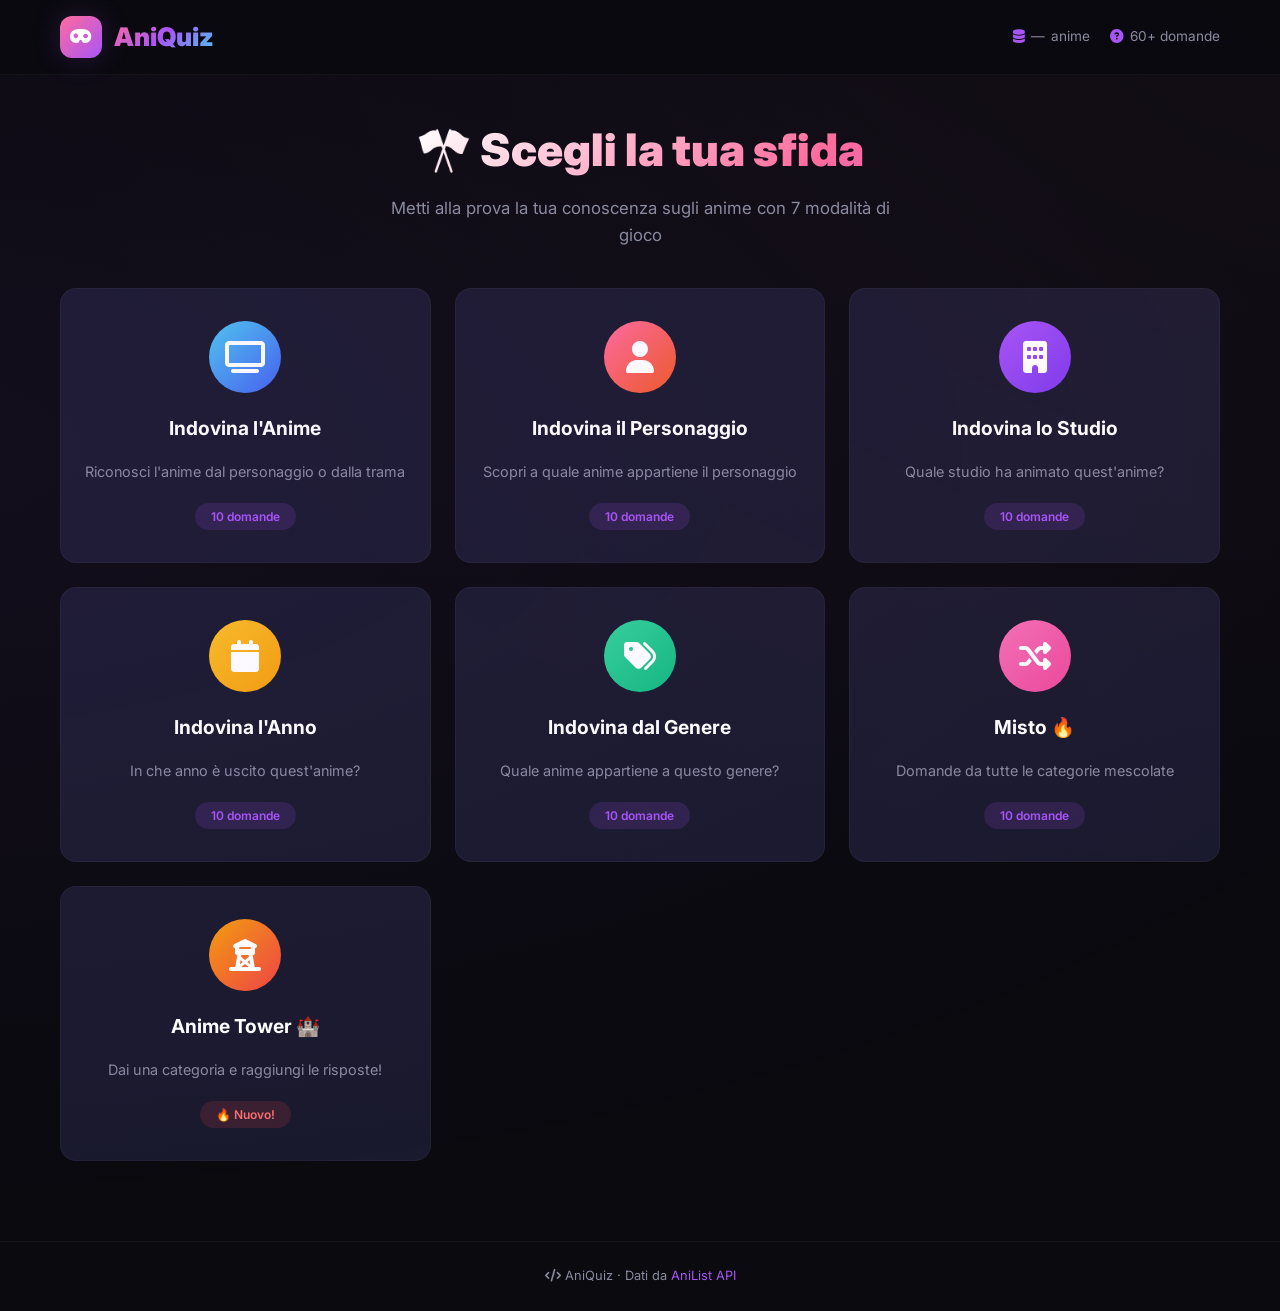
<file: index.html>
<!DOCTYPE html>
<html lang="it">
<head>
    <meta charset="UTF-8" />
    <meta name="viewport" content="width=device-width, initial-scale=1.0" />
    <title>AniQuiz - Sfida la tua conoscenza sugli Anime</title>
    
    <link rel="stylesheet" href="https://cdnjs.cloudflare.com/ajax/libs/font-awesome/6.4.0/css/all.min.css" />
    <link href="https://fonts.googleapis.com/css2?family=Inter:wght@400;500;600;700;800;900&display=swap" rel="stylesheet" />
    
    <style>
        /* ============================================================
           RESET & VARIABILI
           ============================================================ */
        * {
            margin: 0;
            padding: 0;
            box-sizing: border-box;
        }

        :root {
            --bg-primary: #0a0a0f;
            --bg-secondary: #12121a;
            --bg-card: #1a1a2e;
            --bg-card-hover: #22223a;
            --text-primary: #ffffff;
            --text-secondary: #8a8aa0;
            --accent-pink: #ff6b9d;
            --accent-purple: #a855f7;
            --accent-blue: #4cc9f0;
            --accent-green: #4ade80;
            --accent-red: #f87171;
            --shadow: 0 8px 40px rgba(0, 0, 0, 0.6);
            --radius: 16px;
            --radius-sm: 10px;
            --transition: 0.3s cubic-bezier(0.4, 0, 0.2, 1);
        }

        body {
            font-family: 'Inter', -apple-system, sans-serif;
            background: var(--bg-primary);
            color: var(--text-primary);
            min-height: 100vh;
            line-height: 1.6;
            overflow-x: hidden;
        }

        .container {
            max-width: 1200px;
            margin: 0 auto;
            padding: 0 20px;
        }

        .bg-glow {
            position: fixed;
            top: -50%;
            left: -50%;
            width: 200%;
            height: 200%;
            z-index: 0;
            pointer-events: none;
            background: 
                radial-gradient(ellipse at 20% 50%, rgba(168, 85, 247, 0.06) 0%, transparent 60%),
                radial-gradient(ellipse at 80% 20%, rgba(255, 107, 157, 0.04) 0%, transparent 50%);
        }

        /* ============================================================
           NAVBAR
           ============================================================ */
        .navbar {
            background: rgba(10, 10, 15, 0.85);
            backdrop-filter: blur(20px);
            border-bottom: 1px solid rgba(255, 255, 255, 0.04);
            padding: 16px 0;
            position: sticky;
            top: 0;
            z-index: 100;
        }

        .navbar .container {
            display: flex;
            align-items: center;
            justify-content: space-between;
            flex-wrap: wrap;
            gap: 12px;
        }

        .logo {
            display: flex;
            align-items: center;
            gap: 12px;
            font-size: 1.6rem;
            font-weight: 900;
            text-decoration: none;
            color: inherit;
        }

        .logo-icon {
            width: 42px;
            height: 42px;
            background: linear-gradient(135deg, var(--accent-pink), var(--accent-purple));
            border-radius: 12px;
            display: flex;
            align-items: center;
            justify-content: center;
            font-size: 1.2rem;
            color: #fff;
            box-shadow: 0 0 30px rgba(168, 85, 247, 0.2);
        }

        .logo-text {
            background: linear-gradient(135deg, var(--accent-pink), var(--accent-purple), var(--accent-blue));
            -webkit-background-clip: text;
            -webkit-text-fill-color: transparent;
        }

        .nav-stats {
            display: flex;
            align-items: center;
            gap: 20px;
            color: var(--text-secondary);
            font-size: 0.85rem;
        }

        .nav-stats span {
            display: flex;
            align-items: center;
            gap: 6px;
        }

        .nav-stats i {
            color: var(--accent-purple);
        }

        /* ============================================================
           HERO - HOME PAGE
           ============================================================ */
        .hero {
            padding: 40px 0 20px;
            text-align: center;
            position: relative;
            z-index: 1;
        }

        .hero h1 {
            font-size: 2.8rem;
            font-weight: 900;
            background: linear-gradient(135deg, #fff 30%, var(--accent-pink), var(--accent-purple));
            -webkit-background-clip: text;
            -webkit-text-fill-color: transparent;
            margin-bottom: 8px;
        }

        .hero p {
            color: var(--text-secondary);
            font-size: 1.05rem;
            max-width: 500px;
            margin: 0 auto;
        }

        /* ============================================================
           CARDS GRID - HOME PAGE
           ============================================================ */
        .cards-grid {
            display: grid;
            grid-template-columns: repeat(3, 1fr);
            gap: 24px;
            padding: 20px 0 40px;
        }

        .card-link {
            text-decoration: none;
            color: inherit;
        }

        .card {
            background: var(--bg-card);
            border: 1px solid rgba(255, 255, 255, 0.04);
            border-radius: var(--radius);
            padding: 32px 24px;
            text-align: center;
            transition: var(--transition);
            cursor: pointer;
            height: 100%;
            display: flex;
            flex-direction: column;
            align-items: center;
            gap: 12px;
        }

        .card:hover {
            transform: translateY(-8px);
            border-color: rgba(255, 255, 255, 0.08);
            box-shadow: 0 20px 60px rgba(0, 0, 0, 0.4);
            background: var(--bg-card-hover);
        }

        .card-icon {
            width: 72px;
            height: 72px;
            border-radius: 50%;
            display: flex;
            align-items: center;
            justify-content: center;
            font-size: 2rem;
            color: #fff;
            margin-bottom: 8px;
        }

        .card h3 {
            font-size: 1.2rem;
            font-weight: 700;
        }

        .card p {
            color: var(--text-secondary);
            font-size: 0.9rem;
            margin: 4px 0;
            flex: 1;
        }

        .card-badge {
            background: rgba(168, 85, 247, 0.15);
            color: var(--accent-purple);
            padding: 4px 16px;
            border-radius: 20px;
            font-size: 0.75rem;
            font-weight: 600;
            margin-top: 4px;
        }

        /* ============================================================
           FOOTER
           ============================================================ */
        .footer {
            border-top: 1px solid rgba(255, 255, 255, 0.04);
            padding: 24px 0;
            margin-top: 40px;
            text-align: center;
            color: var(--text-secondary);
            font-size: 0.8rem;
            position: relative;
            z-index: 1;
        }

        .footer a {
            color: var(--accent-purple);
            text-decoration: none;
        }

        .footer a:hover {
            color: var(--accent-pink);
        }

        /* ============================================================
           RESPONSIVE
           ============================================================ */
        @media (max-width: 1024px) {
            .cards-grid {
                grid-template-columns: repeat(2, 1fr);
            }
        }

        @media (max-width: 768px) {
            .hero h1 {
                font-size: 2rem;
            }
            .cards-grid {
                grid-template-columns: 1fr;
                gap: 16px;
            }
            .card {
                padding: 24px;
            }
            .navbar .container {
                flex-direction: column;
                align-items: stretch;
                gap: 8px;
            }
            .logo {
                justify-content: center;
            }
            .nav-stats {
                justify-content: center;
                flex-wrap: wrap;
            }
        }

        @media (max-width: 480px) {
            .hero h1 {
                font-size: 1.6rem;
            }
        }
    </style>
</head>
<body>

    <div class="bg-glow"></div>

    <nav class="navbar">
        <div class="container">
            <a href="index.html" class="logo">
                <div class="logo-icon"><i class="fas fa-mask"></i></div>
                <span class="logo-text">AniQuiz</span>
            </a>
            <div class="nav-stats">
                <span><i class="fas fa-database"></i> <span id="totalAnime">—</span> anime</span>
                <span><i class="fas fa-question-circle"></i> 60+ domande</span>
            </div>
        </div>
    </nav>

    <section class="hero">
        <div class="container">
            <h1>🎌 Scegli la tua sfida</h1>
            <p>Metti alla prova la tua conoscenza sugli anime con 7 modalità di gioco</p>
        </div>
    </section>

    <div class="container">
        <div class="cards-grid">
            
            <a href="pages/anime.html" class="card-link">
                <div class="card">
                    <div class="card-icon" style="background: linear-gradient(135deg, #4cc9f0, #4361ee);">
                        <i class="fas fa-tv"></i>
                    </div>
                    <h3>Indovina l'Anime</h3>
                    <p>Riconosci l'anime dal personaggio o dalla trama</p>
                    <span class="card-badge">10 domande</span>
                </div>
            </a>

            <a href="pages/personaggio.html" class="card-link">
                <div class="card">
                    <div class="card-icon" style="background: linear-gradient(135deg, #ff6b9d, #ee5a24);">
                        <i class="fas fa-user"></i>
                    </div>
                    <h3>Indovina il Personaggio</h3>
                    <p>Scopri a quale anime appartiene il personaggio</p>
                    <span class="card-badge">10 domande</span>
                </div>
            </a>

            <a href="pages/studio.html" class="card-link">
                <div class="card">
                    <div class="card-icon" style="background: linear-gradient(135deg, #a855f7, #7c3aed);">
                        <i class="fas fa-building"></i>
                    </div>
                    <h3>Indovina lo Studio</h3>
                    <p>Quale studio ha animato quest'anime?</p>
                    <span class="card-badge">10 domande</span>
                </div>
            </a>

            <a href="pages/anno.html" class="card-link">
                <div class="card">
                    <div class="card-icon" style="background: linear-gradient(135deg, #fbbf24, #f59e0b);">
                        <i class="fas fa-calendar"></i>
                    </div>
                    <h3>Indovina l'Anno</h3>
                    <p>In che anno è uscito quest'anime?</p>
                    <span class="card-badge">10 domande</span>
                </div>
            </a>

            <a href="pages/genere.html" class="card-link">
                <div class="card">
                    <div class="card-icon" style="background: linear-gradient(135deg, #34d399, #10b981);">
                        <i class="fas fa-tags"></i>
                    </div>
                    <h3>Indovina dal Genere</h3>
                    <p>Quale anime appartiene a questo genere?</p>
                    <span class="card-badge">10 domande</span>
                </div>
            </a>

            <a href="pages/misto.html" class="card-link">
                <div class="card">
                    <div class="card-icon" style="background: linear-gradient(135deg, #f472b6, #ec4899);">
                        <i class="fas fa-shuffle"></i>
                    </div>
                    <h3>Misto 🔥</h3>
                    <p>Domande da tutte le categorie mescolate</p>
                    <span class="card-badge">10 domande</span>
                </div>
            </a>

            <!-- ============================================================
                 NUOVA CARD: ANIME TOWER
                 ============================================================ -->
            <a href="animetower.html" class="card-link">
                <div class="card">
                    <div class="card-icon" style="background: linear-gradient(135deg, #f59e0b, #ef4444);">
                        <i class="fas fa-tower-observation"></i>
                    </div>
                    <h3>Anime Tower 🏰</h3>
                    <p>Dai una categoria e raggiungi le risposte!</p>
                    <span class="card-badge" style="background: rgba(239, 68, 68, 0.15); color: #f87171;">🔥 Nuovo!</span>
                </div>
            </a>

        </div>
    </div>

    <footer class="footer">
        <div class="container">
            <p>
                <i class="fas fa-code"></i> AniQuiz · Dati da
                <a href="https://anilist.co" target="_blank">AniList API</a>
            </p>
        </div>
    </footer>

    <script>
        // ============================================================
        // MAIN.JS - Utility condivise per tutti i quiz
        // ============================================================

        (function() {
            'use strict';

            const PER_PAGE = 10;
            const TOTAL_CATEGORIES = 5;
            const TOTAL_ANIME = 50;

            window.allAnime = [];
            window.isDataLoaded = false;
            window.isLoading = false;

            function shuffleArray(arr) {
                for (let i = arr.length - 1; i > 0; i--) {
                    const j = Math.floor(Math.random() * (i + 1));
                    [arr[i], arr[j]] = [arr[j], arr[i]];
                }
                return arr;
            }

            function pickRandom(arr) {
                return arr[Math.floor(Math.random() * arr.length)];
            }

            function getTitle(media) {
                return media.title.english || media.title.romaji || media.title.native || 'Sconosciuto';
            }

            function getStudio(media) {
                return media.studios?.nodes?.[0]?.name || 'Sconosciuto';
            }

            function getYear(media) {
                return media.startDate?.year || '?';
            }

            function getGenres(media) {
                return media.genres || [];
            }

            function getCharacters(media) {
                return media.characters?.nodes || [];
            }

            function getImage(media) {
                return media.coverImage?.large || null;
            }

            function buildMultiQuery() {
                const sorts = [
                    { name: 'popolari', sort: 'POPULARITY_DESC', page: 1 },
                    { name: 'trending', sort: 'TRENDING_DESC', page: 1 },
                    { name: 'votati', sort: 'SCORE_DESC', page: 1 },
                    { name: 'recenti', sort: 'START_DATE_DESC', page: 1 },
                    { name: 'casuali', sort: 'POPULARITY_DESC', page: Math.floor(Math.random() * 20) + 1 }
                ];

                let query = 'query {';
                
                sorts.forEach((s, index) => {
                    const alias = `cat${index + 1}`;
                    query += `
                        ${alias}: Page(page: ${s.page}, perPage: ${PER_PAGE}) {
                            pageInfo { hasNextPage }
                            media(type: ANIME, sort: ${s.sort}, isAdult: false, status_not: NOT_YET_RELEASED) {
                                id
                                title { romaji english native }
                                coverImage { large }
                                startDate { year }
                                studios { nodes { name } }
                                genres
                                characters(page: 1, perPage: 10) {
                                    nodes {
                                        id
                                        name { full }
                                        image { large }
                                    }
                                }
                            }
                        }
                    `;
                });

                query += '}';
                return query;
            }

            async function fetchMixedAnime() {
                const query = buildMultiQuery();
                
                try {
                    const response = await fetch('https://graphql.anilist.co', {
                        method: 'POST',
                        headers: {
                            'Content-Type': 'application/json',
                            'Accept': 'application/json',
                        },
                        body: JSON.stringify({ query })
                    });

                    if (!response.ok) throw new Error(`HTTP ${response.status}`);
                    
                    const data = await response.json();
                    if (data.errors) throw new Error(data.errors[0].message);
                    
                    const allAnimeResults = [];
                    const categories = ['cat1', 'cat2', 'cat3', 'cat4', 'cat5'];
                    
                    categories.forEach((cat, index) => {
                        const categoryData = data.data[cat]?.media || [];
                        const names = ['Popolari', 'Trending', 'Votati', 'Recenti', 'Casuali'];
                        console.log(`📊 ${names[index]}: ${categoryData.length} anime`);
                        allAnimeResults.push(...categoryData);
                    });

                    const uniqueMap = new Map();
                    for (const anime of allAnimeResults) {
                        if (!uniqueMap.has(anime.id)) {
                            uniqueMap.set(anime.id, anime);
                        }
                    }
                    
                    const uniqueAnime = Array.from(uniqueMap.values());
                    console.log(`✅ Caricati ${uniqueAnime.length} anime unici (mix di 5 categorie)`);
                    
                    return shuffleArray(uniqueAnime);

                } catch (err) {
                    console.error('Errore fetch:', err);
                    throw err;
                }
            }

            window.loadAnimeData = async function() {
                if (window.isLoading) return;
                
                if (window.isDataLoaded && window.allAnime.length > 0) {
                    return window.allAnime;
                }
                
                window.isLoading = true;

                try {
                    const data = await fetchMixedAnime();
                    
                    if (!data || data.length < 10) {
                        throw new Error('Pochi anime disponibili');
                    }

                    window.allAnime = data;
                    window.isDataLoaded = true;
                    
                    const totalAnimeSpan = document.getElementById('totalAnime');
                    const footerAnimeCount = document.getElementById('footerAnimeCount');
                    const totalQuestionsSpan = document.getElementById('totalQuestions');
                    
                    if (totalAnimeSpan) totalAnimeSpan.textContent = data.length;
                    if (footerAnimeCount) footerAnimeCount.textContent = data.length;
                    if (totalQuestionsSpan) totalQuestionsSpan.textContent = data.length * 10;

                    window.isLoading = false;
                    return data;

                } catch (err) {
                    console.error(err);
                    window.isLoading = false;
                    throw err;
                }
            };

            // ===== GENERATORI DOMANDE =====

            function generateCharacterQuestion(animeList) {
                const valid = animeList.filter(a => getCharacters(a).length > 2);
                if (valid.length < 4) return null;

                const media = pickRandom(valid);
                const chars = getCharacters(media);
                const character = pickRandom(chars);
                if (!character) return null;

                const correct = getTitle(media);
                const correctImage = getImage(media);
                const others = valid.filter(a => a.id !== media.id);
                if (others.length < 3) return null;

                const shuffledOthers = shuffleArray(others).slice(0, 3);
                const options = shuffleArray([
                    { text: correct, image: correctImage, isCorrect: true },
                    ...shuffledOthers.map(a => ({ text: getTitle(a), image: getImage(a), isCorrect: false }))
                ]);

                return {
                    question: `In quale anime compare il personaggio <span class="highlight">"${character.name.full}"</span>?`,
                    options: options,
                    correct: correct,
                    detail: `✅ "${character.name.full}" appare in <strong>"${correct}"</strong>`,
                    showImageInQuestion: false,
                    questionImage: null,
                    isTextOnly: false
                };
            }

            function generateAnimeQuestion(animeList) {
                const media = pickRandom(animeList);
                if (!media) return null;

                const correct = getTitle(media);
                const correctImage = getImage(media);
                const others = animeList.filter(a => a.id !== media.id);
                if (others.length < 3) return null;

                const shuffledOthers = shuffleArray(others).slice(0, 3);
                const options = shuffleArray([
                    { text: correct, image: correctImage, isCorrect: true },
                    ...shuffledOthers.map(a => ({ text: getTitle(a), image: getImage(a), isCorrect: false }))
                ]);

                const chars = getCharacters(media);
                const character = chars.length > 0 ? pickRandom(chars) : null;

                const question = character ?
                    `In quale di questi anime compare <span class="highlight">"${character.name.full}"</span>?` :
                    `Quale di questi è l'anime <span class="highlight">"${correct}"</span>?`;

                return {
                    question: question,
                    options: options,
                    correct: correct,
                    detail: character ?
                        `✅ "${character.name.full}" appare in <strong>"${correct}"</strong>` :
                        `✅ L'anime corretto è <strong>"${correct}"</strong>`,
                    showImageInQuestion: false,
                    questionImage: null,
                    isTextOnly: false
                };
            }

            function generateStudioQuestion(animeList) {
                const valid = animeList.filter(a => getStudio(a) !== 'Sconosciuto');
                if (valid.length < 4) return null;

                const media = pickRandom(valid);
                const correct = getStudio(media);
                const title = getTitle(media);
                const correctImage = getImage(media);

                const others = valid.filter(a => a.id !== media.id);
                if (others.length < 3) return null;

                const shuffledOthers = shuffleArray(others).slice(0, 3);
                const options = shuffleArray([
                    { text: correct, icon: 'fa-building', isCorrect: true },
                    ...shuffledOthers.map(a => ({ text: getStudio(a), icon: 'fa-building', isCorrect: false }))
                ]);

                return {
                    question: `Quale studio ha animato <span class="highlight">"${title}"</span>?`,
                    options: options,
                    correct: correct,
                    detail: `✅ "${title}" è stato animato da <strong>${correct}</strong>`,
                    showImageInQuestion: true,
                    questionImage: correctImage,
                    title: title,
                    isTextOnly: true
                };
            }

            function generateYearQuestion(animeList) {
                const valid = animeList.filter(a => a.startDate?.year && a.startDate.year > 1970);
                if (valid.length < 4) return null;

                const media = pickRandom(valid);
                const correct = String(getYear(media));
                const title = getTitle(media);
                const correctImage = getImage(media);

                const others = valid.filter(a => a.id !== media.id);
                if (others.length < 3) return null;

                const yearNum = parseInt(correct);
                const distractorYears = new Set();
                const offsets = [-5, -4, -3, -2, -1, 1, 2, 3, 4, 5, 6, 7, 8, 9, 10];
                for (const offset of offsets) {
                    const y = yearNum + offset;
                    if (y > 1970 && y < 2030) {
                        distractorYears.add(String(y));
                    }
                    if (distractorYears.size >= 3) break;
                }

                let distractors = Array.from(distractorYears);
                let attempts = 0;
                while (distractors.length < 3 && attempts < 50) {
                    const other = pickRandom(others);
                    if (other) {
                        const y = String(getYear(other));
                        if (y !== correct && !distractors.includes(y) && y !== '?' && y !== 'undefined') {
                            distractors.push(y);
                        }
                    }
                    attempts++;
                }

                if (distractors.length < 3) {
                    let fakeCounter = 1;
                    while (distractors.length < 3) {
                        const fakeYear = String(yearNum + (fakeCounter * 2));
                        if (!distractors.includes(fakeYear) && fakeYear !== correct) {
                            distractors.push(fakeYear);
                        }
                        fakeCounter++;
                        if (fakeCounter > 20) break;
                    }
                }

                if (distractors.length < 3) {
                    const fallbacks = ['2000', '2005', '2010', '2015', '2020'];
                    for (const fb of fallbacks) {
                        if (!distractors.includes(fb) && fb !== correct) {
                            distractors.push(fb);
                        }
                        if (distractors.length >= 3) break;
                    }
                }

                const options = shuffleArray([
                    { text: correct, icon: 'fa-calendar', isCorrect: true },
                    ...distractors.slice(0, 3).map(y => ({ text: y, icon: 'fa-calendar', isCorrect: false }))
                ]);

                return {
                    question: `In che anno è uscito <span class="highlight">"${title}"</span>?`,
                    options: options,
                    correct: correct,
                    detail: `✅ "${title}" è uscito nel <strong>${correct}</strong>`,
                    showImageInQuestion: true,
                    questionImage: correctImage,
                    title: title,
                    isTextOnly: true
                };
            }

            function generateGenreQuestion(animeList) {
                const valid = animeList.filter(a => a.genres && a.genres.length > 0);
                if (valid.length < 4) return null;

                const media = pickRandom(valid);
                const genres = getGenres(media);
                if (genres.length === 0) return null;

                const genre = pickRandom(genres);
                const title = getTitle(media);
                const correctImage = getImage(media);

                const notInGenre = valid.filter(a => 
                    a.id !== media.id && 
                    (!a.genres || !a.genres.includes(genre))
                );
                
                if (notInGenre.length < 3) return null;

                const shuffledDistractors = shuffleArray(notInGenre).slice(0, 3);
                
                const options = shuffleArray([
                    { text: title, image: correctImage, isCorrect: true },
                    ...shuffledDistractors.map(a => ({ 
                        text: getTitle(a), 
                        image: getImage(a), 
                        isCorrect: false 
                    }))
                ]);

                return {
                    question: `Quale di questi anime appartiene al genere <span class="highlight">"${genre}"</span>?`,
                    options: options,
                    correct: title,
                    detail: `✅ "<strong>${title}</strong>" è un anime di genere ${genre}`,
                    showImageInQuestion: false,
                    questionImage: null,
                    isTextOnly: false
                };
            }

            function generateMixedQuestion(animeList) {
                const generators = [
                    generateCharacterQuestion,
                    generateAnimeQuestion,
                    generateStudioQuestion,
                    generateYearQuestion,
                    generateGenreQuestion
                ];

                const generator = pickRandom(generators);
                let question = null;
                let attempts = 0;
                while (!question && attempts < 10) {
                    question = generator(animeList);
                    attempts++;
                }
                return question;
            }

            window.generateQuestions = function(type, animeList) {
                const generators = {
                    character: generateCharacterQuestion,
                    anime: generateAnimeQuestion,
                    studio: generateStudioQuestion,
                    year: generateYearQuestion,
                    genre: generateGenreQuestion,
                    mixed: generateMixedQuestion
                };

                const generator = generators[type] || generators.mixed;
                const questions = [];
                let attempts = 0;

                while (questions.length < 10 && attempts < 300) {
                    const q = generator(animeList);
                    if (q && q.options && q.options.length === 4) {
                        const duplicate = questions.some(existing =>
                            existing.question === q.question ||
                            (existing.correct === q.correct && 
                             existing.options.map(o => o.text).join(',') === q.options.map(o => o.text).join(','))
                        );
                        if (!duplicate) {
                            questions.push(q);
                        }
                    }
                    attempts++;
                }

                return questions;
            };

        })();


        // ============================================================
        // INDEX.JS - Logica per la Home Page
        // ============================================================

        (function() {
            'use strict';
            console.log('🏠 AniQuiz - Home Page caricata');
            
            // La home page NON carica automaticamente gli anime
            // Verranno caricati solo quando l'utente entra in un quiz
            
        })();
    </script>

</body>
</html>
</file>
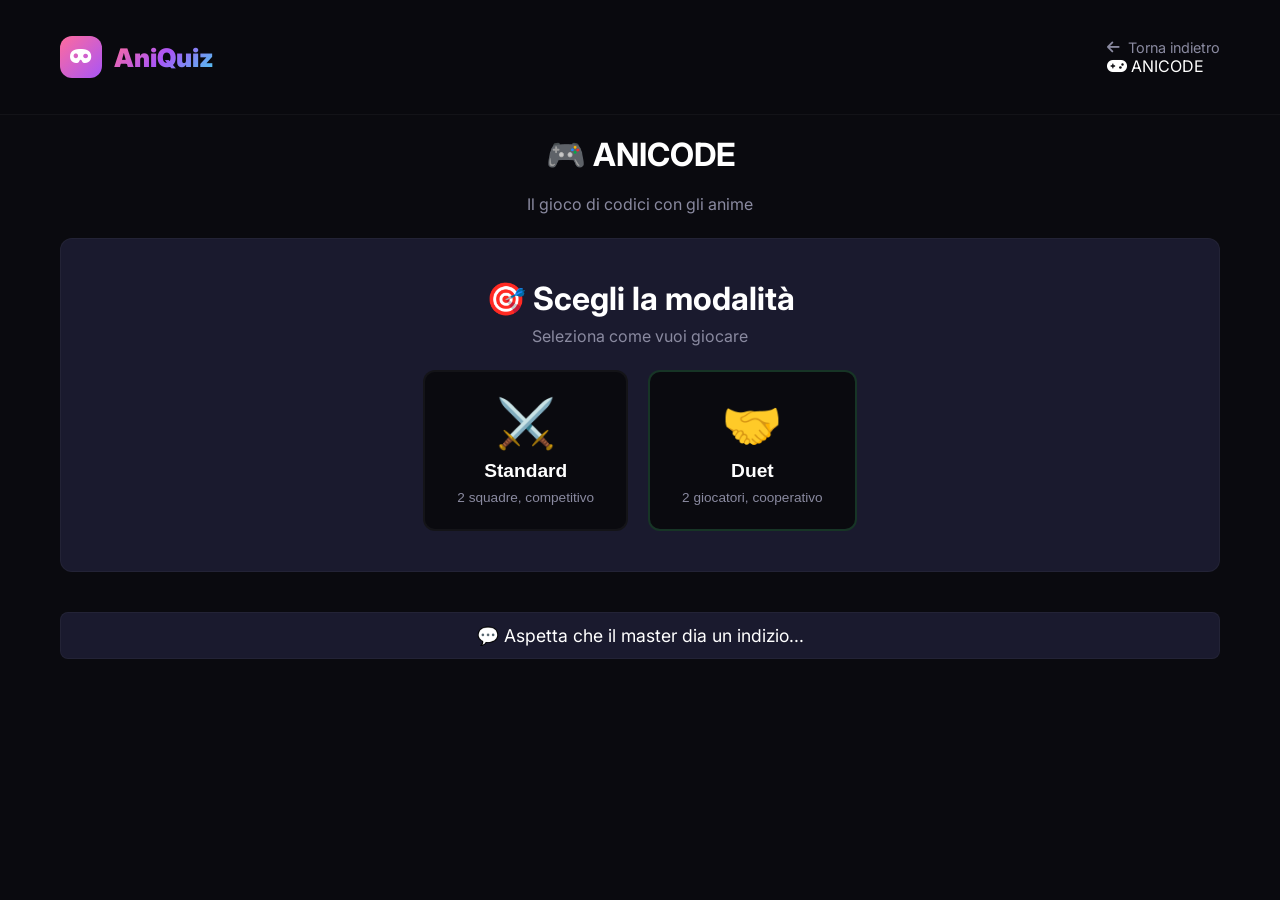
<file: anicode.html>
<!DOCTYPE html>
<html lang="it">
<head>
    <meta charset="UTF-8" />
    <meta name="viewport" content="width=device-width, initial-scale=1.0" />
    <title>ANICODE - Codenames Anime</title>

    <link rel="stylesheet" href="https://cdnjs.cloudflare.com/ajax/libs/font-awesome/6.4.0/css/all.min.css" />
    <link href="https://fonts.googleapis.com/css2?family=Inter:wght@400;500;600;700;800;900&display=swap" rel="stylesheet" />

    <style>
        * {
            margin: 0;
            padding: 0;
            box-sizing: border-box;
        }

        :root {
            --bg-primary: #0a0a0f;
            --bg-card: #1a1a2e;
            --bg-card-hover: #22223a;
            --text-primary: #ffffff;
            --text-secondary: #8a8aa0;
            --accent-purple: #a855f7;
            --accent-blue: #4cc9f0;
            --accent-green: #4ade80;
            --accent-red: #f87171;
            --accent-orange: #f59e0b;
            --radius: 12px;
            --radius-sm: 8px;
            --transition: 0.3s cubic-bezier(0.4, 0, 0.2, 1);
        }

        body {
            font-family: 'Inter', sans-serif;
            background: var(--bg-primary);
            color: var(--text-primary);
            min-height: 100vh;
        }

        .container {
            max-width: 1200px;
            margin: 0 auto;
            padding: 20px;
        }

        /* NAVBAR */
        .navbar {
            background: rgba(10, 10, 15, 0.85);
            backdrop-filter: blur(20px);
            border-bottom: 1px solid rgba(255, 255, 255, 0.04);
            padding: 16px 0;
            position: sticky;
            top: 0;
            z-index: 100;
        }

        .navbar .container {
            display: flex;
            align-items: center;
            justify-content: space-between;
            flex-wrap: wrap;
            gap: 12px;
        }

        .logo {
            display: flex;
            align-items: center;
            gap: 12px;
            font-size: 1.6rem;
            font-weight: 900;
            text-decoration: none;
            color: inherit;
        }

        .logo-icon {
            width: 42px;
            height: 42px;
            background: linear-gradient(135deg, #ff6b9d, #a855f7);
            border-radius: 12px;
            display: flex;
            align-items: center;
            justify-content: center;
            font-size: 1.2rem;
            color: #fff;
        }

        .logo-text {
            background: linear-gradient(135deg, #ff6b9d, #a855f7, #4cc9f0);
            -webkit-background-clip: text;
            -webkit-text-fill-color: transparent;
        }

        .back-btn {
            color: var(--text-secondary);
            text-decoration: none;
            display: flex;
            align-items: center;
            gap: 8px;
            font-size: 0.9rem;
            transition: var(--transition);
        }

        .back-btn:hover {
            color: var(--text-primary);
        }

        /* MODE SELECTOR */
        .mode-selector {
            text-align: center;
            padding: 40px 20px;
            background: var(--bg-card);
            border-radius: var(--radius);
            border: 1px solid rgba(255, 255, 255, 0.04);
            margin-bottom: 24px;
        }

        .mode-selector h2 {
            font-size: 2rem;
            margin-bottom: 8px;
        }

        .mode-selector p {
            color: var(--text-secondary);
            margin-bottom: 24px;
        }

        .mode-buttons {
            display: flex;
            justify-content: center;
            gap: 20px;
            flex-wrap: wrap;
        }

        .mode-btn {
            background: var(--bg-primary);
            border: 2px solid rgba(255, 255, 255, 0.04);
            border-radius: var(--radius);
            padding: 24px 32px;
            color: var(--text-primary);
            cursor: pointer;
            transition: var(--transition);
            min-width: 200px;
            display: flex;
            flex-direction: column;
            align-items: center;
            gap: 8px;
        }

        .mode-btn:hover {
            border-color: var(--accent-purple);
            transform: translateY(-4px);
            box-shadow: 0 8px 40px rgba(168, 85, 247, 0.15);
        }

        .mode-btn .icon {
            font-size: 3rem;
        }

        .mode-btn .label {
            font-size: 1.2rem;
            font-weight: 700;
        }

        .mode-btn .desc {
            font-size: 0.85rem;
            color: var(--text-secondary);
        }

        .mode-btn.duet {
            border-color: rgba(74, 222, 128, 0.2);
        }

        .mode-btn.duet:hover {
            border-color: var(--accent-green);
            box-shadow: 0 8px 40px rgba(74, 222, 128, 0.15);
        }

        /* CONNECTION PANEL */
        .connection-panel {
            background: var(--bg-card);
            border-radius: var(--radius);
            padding: 24px;
            margin-bottom: 24px;
            border: 1px solid rgba(255, 255, 255, 0.04);
            display: none;
            flex-wrap: wrap;
            align-items: center;
            gap: 12px;
        }

        .connection-panel.active {
            display: flex;
        }

        .connection-panel input {
            padding: 10px 14px;
            border-radius: var(--radius-sm);
            border: 1px solid rgba(255, 255, 255, 0.06);
            background: var(--bg-primary);
            color: var(--text-primary);
            font-size: 0.9rem;
            flex: 1;
            min-width: 150px;
        }

        .connection-panel button {
            padding: 10px 20px;
            border: none;
            border-radius: var(--radius-sm);
            font-family: 'Inter', sans-serif;
            font-weight: 600;
            font-size: 0.9rem;
            cursor: pointer;
            transition: var(--transition);
        }

        .btn-primary {
            background: linear-gradient(135deg, var(--accent-purple), #7c3aed);
            color: #fff;
        }

        .btn-primary:hover {
            transform: scale(1.05);
            box-shadow: 0 0 30px rgba(168, 85, 247, 0.3);
        }

        .btn-danger {
            background: var(--accent-red);
            color: #fff;
        }

        .btn-danger:hover {
            transform: scale(1.05);
        }

        .btn-success {
            background: var(--accent-green);
            color: #fff;
        }

        .btn-success:hover {
            transform: scale(1.05);
        }

        .status {
            font-size: 0.85rem;
            color: var(--text-secondary);
        }

        .status.connected {
            color: var(--accent-green);
        }

        .status.disconnected {
            color: var(--accent-red);
        }

        /* PLAYERS */
        .players-list {
            display: flex;
            flex-wrap: wrap;
            gap: 8px;
            margin-bottom: 16px;
        }

        .player-badge {
            background: var(--bg-card);
            padding: 6px 14px;
            border-radius: 20px;
            font-size: 0.8rem;
            border: 1px solid rgba(255, 255, 255, 0.04);
        }

        .player-badge.master {
            border-color: var(--accent-purple);
            color: var(--accent-purple);
        }

        .player-badge.ready {
            border-color: var(--accent-green);
        }

        /* DUET STATS */
        .duet-stats {
            display: none;
            grid-template-columns: repeat(auto-fit, minmax(150px, 1fr));
            gap: 12px;
            margin-bottom: 16px;
        }

        .duet-stats.active {
            display: grid;
        }

        .duet-stats .stat {
            background: var(--bg-card);
            padding: 12px 16px;
            border-radius: var(--radius-sm);
            text-align: center;
            border: 1px solid rgba(255, 255, 255, 0.04);
        }

        .duet-stats .stat .num {
            font-size: 1.5rem;
            font-weight: 700;
            color: var(--accent-purple);
        }

        .duet-stats .stat .label {
            font-size: 0.8rem;
            color: var(--text-secondary);
        }

        /* DUET KEY INFO */
        .duet-key-info {
            display: none;
            background: var(--bg-card);
            padding: 12px 16px;
            border-radius: var(--radius-sm);
            margin-bottom: 16px;
            text-align: center;
            border: 1px solid rgba(74, 222, 128, 0.15);
            font-size: 0.9rem;
        }

        .duet-key-info.active {
            display: block;
        }

        .duet-key-info .highlight-green {
            color: var(--accent-green);
            font-weight: 700;
        }

        /* GRID */
        .grid-container {
            display: grid;
            grid-template-columns: repeat(5, 1fr);
            gap: 10px;
            max-width: 700px;
            margin: 0 auto 24px;
        }

        .grid-card {
            background: var(--bg-card);
            border: 2px solid rgba(255, 255, 255, 0.04);
            border-radius: var(--radius-sm);
            padding: 16px 8px;
            text-align: center;
            cursor: pointer;
            transition: var(--transition);
            min-height: 80px;
            display: flex;
            align-items: center;
            justify-content: center;
            font-size: 0.85rem;
            font-weight: 600;
            position: relative;
        }

        .grid-card:hover:not(.revealed):not(.disabled) {
            transform: translateY(-2px);
            border-color: rgba(168, 85, 247, 0.3);
            box-shadow: 0 8px 30px rgba(168, 85, 247, 0.1);
        }

        .grid-card.revealed {
            opacity: 0.7;
            cursor: default;
            border-color: rgba(255, 255, 255, 0.1);
        }

        .grid-card.revealed.team-red {
            border-color: var(--accent-red);
            background: rgba(248, 113, 113, 0.1);
        }

        .grid-card.revealed.team-blue {
            border-color: var(--accent-blue);
            background: rgba(76, 201, 240, 0.1);
        }

        .grid-card.revealed.agent {
            border-color: var(--accent-green);
            background: rgba(74, 222, 128, 0.1);
        }

        .grid-card.revealed.assassin {
            border-color: #000;
            background: rgba(0, 0, 0, 0.5);
        }

        .grid-card.revealed.innocent {
            border-color: var(--text-secondary);
            background: rgba(255, 255, 255, 0.03);
        }

        .grid-card.disabled {
            cursor: not-allowed;
            opacity: 0.5;
        }

        .grid-card .word {
            font-size: 0.85rem;
            font-weight: 600;
        }

        .grid-card .category-tag {
            font-size: 0.6rem;
            color: var(--text-secondary);
            position: absolute;
            bottom: 4px;
            right: 6px;
            opacity: 0.5;
        }

        /* CONTROLS */
        .controls {
            display: none;
            justify-content: center;
            gap: 12px;
            flex-wrap: wrap;
            margin: 16px 0;
        }

        .controls.active {
            display: flex;
        }

        .controls button {
            padding: 10px 24px;
            border: none;
            border-radius: var(--radius-sm);
            font-family: 'Inter', sans-serif;
            font-weight: 600;
            font-size: 0.9rem;
            cursor: pointer;
            transition: var(--transition);
        }

        .controls button:hover {
            transform: scale(1.05);
        }

        .turn-indicator {
            text-align: center;
            font-size: 1.1rem;
            margin: 16px 0;
            padding: 12px;
            background: var(--bg-card);
            border-radius: var(--radius-sm);
            border: 1px solid rgba(255, 255, 255, 0.04);
        }

        .turn-indicator .highlight {
            color: var(--accent-purple);
            font-weight: 700;
        }

        .clue-input {
            display: none;
            gap: 8px;
            justify-content: center;
            flex-wrap: wrap;
            margin: 12px 0;
        }

        .clue-input.active {
            display: flex;
        }

        .clue-input input {
            padding: 8px 14px;
            border-radius: var(--radius-sm);
            border: 1px solid rgba(255, 255, 255, 0.06);
            background: var(--bg-primary);
            color: var(--text-primary);
            font-size: 0.9rem;
            width: 200px;
        }

        .clue-input input[type="number"] {
            width: 80px;
        }

        /* RESULT */
        .result-screen {
            text-align: center;
            padding: 40px 20px;
            display: none;
        }

        .result-screen.show {
            display: block;
            animation: fadeSlideIn 0.5s ease;
        }

        @keyframes fadeSlideIn {
            from {
                opacity: 0;
                transform: translateY(-20px);
            }
            to {
                opacity: 1;
                transform: translateY(0);
            }
        }

        .result-screen .big-icon {
            font-size: 4rem;
            margin-bottom: 16px;
        }

        .result-screen h2 {
            font-size: 2rem;
            margin-bottom: 8px;
        }

        /* RESPONSIVE */
        @media (max-width: 768px) {
            .grid-container {
                grid-template-columns: repeat(5, 1fr);
                gap: 6px;
                max-width: 100%;
            }

            .grid-card {
                min-height: 60px;
                font-size: 0.7rem;
                padding: 8px 4px;
            }

            .connection-panel {
                flex-direction: column;
            }

            .connection-panel input {
                width: 100%;
            }

            .mode-buttons {
                flex-direction: column;
                align-items: center;
            }

            .mode-btn {
                width: 100%;
                max-width: 300px;
            }
        }

        @media (max-width: 480px) {
            .grid-container {
                gap: 4px;
            }

            .grid-card {
                min-height: 50px;
                font-size: 0.6rem;
                padding: 4px 2px;
            }
        }
    </style>
</head>
<body>

    <!-- NAVBAR -->
    <nav class="navbar">
        <div class="container">
            <a href="../index.html" class="logo">
                <div class="logo-icon"><i class="fas fa-mask"></i></div>
                <span class="logo-text">AniQuiz</span>
            </a>
            <div class="nav-stats">
                <a href="../index.html" class="back-btn">
                    <i class="fas fa-arrow-left"></i> Torna indietro
                </a>
                <span><i class="fas fa-gamepad"></i> ANICODE</span>
            </div>
        </div>
    </nav>

    <div class="container">
        <h1 style="text-align:center; margin-bottom: 20px;">🎮 ANICODE</h1>
        <p style="text-align:center; color: var(--text-secondary); margin-bottom: 24px;">
            Il gioco di codici con gli anime
        </p>

        <!-- MODE SELECTOR -->
        <div class="mode-selector" id="modeSelector">
            <h2>🎯 Scegli la modalità</h2>
            <p>Seleziona come vuoi giocare</p>
            <div class="mode-buttons">
                <button class="mode-btn" onclick="selectMode('standard')">
                    <span class="icon">⚔️</span>
                    <span class="label">Standard</span>
                    <span class="desc">2 squadre, competitivo</span>
                </button>
                <button class="mode-btn duet" onclick="selectMode('duet')">
                    <span class="icon">🤝</span>
                    <span class="label">Duet</span>
                    <span class="desc">2 giocatori, cooperativo</span>
                </button>
            </div>
        </div>

        <!-- CONNECTION PANEL -->
        <div class="connection-panel" id="connectionPanel">
            <input type="text" id="playerNameInput" placeholder="Il tuo nome" value="BroAnime">
            <input type="text" id="roomInput" placeholder="Nome stanza" value="anicode">
            <button class="btn-primary" id="connectBtn">🔗 Connetti</button>
            <button class="btn-danger" id="disconnectBtn" style="display:none;">⛔ Esci</button>
            <span class="status disconnected" id="statusText">⚪ Disconnesso</span>
        </div>

        <!-- PLAYERS -->
        <div id="playersContainer">
            <div class="players-list" id="playersList"></div>
        </div>

        <!-- DUET STATS -->
        <div class="duet-stats" id="duetStats">
            <div class="stat">
                <div class="num" id="agentsFound">0</div>
                <div class="label">🎯 Agenti trovati</div>
            </div>
            <div class="stat">
                <div class="num" id="totalAgents">15</div>
                <div class="label">📦 Totale agenti</div>
            </div>
            <div class="stat">
                <div class="num" id="turnsLeft">9</div>
                <div class="label">⏳ Turni rimasti</div>
            </div>
            <div class="stat">
                <div class="num" id="assassinsHit" style="color: var(--accent-red);">0</div>
                <div class="label">💀 Assassini colpiti</div>
            </div>
        </div>

        <!-- DUET KEY INFO -->
        <div class="duet-key-info" id="duetKeyInfo">
            🔑 <strong>La tua chiave:</strong> Le celle <span class="highlight-green">verdi</span> sono i tuoi agenti da trovare!
            <br>
            <span style="font-size:0.8rem; color:var(--text-secondary);">
                Il tuo compagno vede una chiave diversa. Lavorate insieme!
            </span>
        </div>

        <!-- TURN INDICATOR -->
        <div class="turn-indicator" id="turnIndicator">
            💬 Aspetta che il master dia un indizio...
        </div>

        <!-- CLUE INPUT -->
        <div class="clue-input" id="clueInput">
            <input type="text" id="clueWord" placeholder="Parola indizio...">
            <input type="number" id="clueNumber" placeholder="#">
            <button class="btn-primary" id="clueBtn">📢 Dai indizio</button>
        </div>

        <!-- GRID -->
        <div class="grid-container" id="gridContainer"></div>

        <!-- CONTROLS -->
        <div class="controls" id="controls">
            <button class="btn-success" id="readyBtn" style="display:none;">✅ Pronto</button>
            <button class="btn-primary" id="newGameBtn">🔄 Nuova partita</button>
        </div>

        <!-- RESULT -->
        <div class="result-screen" id="resultScreen">
            <div class="big-icon">🏆</div>
            <h2 id="resultTitle">Partita finita!</h2>
            <p id="resultMessage">La squadra ha vinto!</p>
            <button class="btn-primary" onclick="startNewGame()" style="padding:12px 32px;border-radius:8px;border:none;font-weight:700;cursor:pointer;margin-top:16px;">🔄 Nuova partita</button>
        </div>
    </div>

    <script>
        // ============================================================
        // 🔥 CONFIGURAZIONE
        // ============================================================
        const SERVER_URL = 'wss://anime-multiplayer-server.onrender.com'; // METTI IL TUO URL RENDER!

        // ============================================================
        // 🔥 DATABASE ANIME PER ANICODE
        // ============================================================
        const ANIME_WORDS = [
            // ANIME
            { word: 'Naruto', category: 'anime' },
            { word: 'One Piece', category: 'anime' },
            { word: 'Attack on Titan', category: 'anime' },
            { word: 'Demon Slayer', category: 'anime' },
            { word: 'Jujutsu Kaisen', category: 'anime' },
            { word: 'Death Note', category: 'anime' },
            { word: 'Fullmetal Alchemist', category: 'anime' },
            { word: 'Tokyo Ghoul', category: 'anime' },
            { word: 'My Hero Academia', category: 'anime' },
            { word: 'Sword Art Online', category: 'anime' },
            { word: 'Bleach', category: 'anime' },
            { word: 'Hunter x Hunter', category: 'anime' },
            { word: 'Cowboy Bebop', category: 'anime' },
            { word: 'Steins;Gate', category: 'anime' },
            { word: 'Code Geass', category: 'anime' },
            { word: 'Gintama', category: 'anime' },
            { word: 'Fate/Zero', category: 'anime' },
            { word: 'Re:Zero', category: 'anime' },
            { word: 'One Punch Man', category: 'anime' },
            { word: 'Mob Psycho 100', category: 'anime' },
            { word: 'Vinland Saga', category: 'anime' },
            { word: 'Spy x Family', category: 'anime' },
            { word: 'Chainsaw Man', category: 'anime' },
            { word: 'Dragon Ball Z', category: 'anime' },
            { word: 'Neon Genesis Evangelion', category: 'anime' },
            // PERSONAGGI
            { word: 'Goku', category: 'character' },
            { word: 'Luffy', category: 'character' },
            { word: 'Saitama', category: 'character' },
            { word: 'Eren', category: 'character' },
            { word: 'Light Yagami', category: 'character' },
            { word: 'L', category: 'character' },
            { word: 'Edward Elric', category: 'character' },
            { word: 'Ken Kaneki', category: 'character' },
            { word: 'Gojo Satoru', category: 'character' },
            { word: 'Tanjiro', category: 'character' },
            { word: 'Nezuko', category: 'character' },
            { word: 'Kirito', category: 'character' },
            { word: 'Asuna', category: 'character' },
            { word: 'Spike', category: 'character' },
            { word: 'Lelouch', category: 'character' },
            { word: 'Okabe', category: 'character' },
            { word: 'Gintoki', category: 'character' },
            // STUDIO
            { word: 'Madhouse', category: 'studio' },
            { word: 'Kyoto Animation', category: 'studio' },
            { word: 'Bones', category: 'studio' },
            { word: 'A-1 Pictures', category: 'studio' },
            { word: 'Ufotable', category: 'studio' },
            { word: 'WIT Studio', category: 'studio' },
            { word: 'Mappa', category: 'studio' },
            { word: 'Studio Pierrot', category: 'studio' },
            { word: 'Production I.G', category: 'studio' },
            { word: 'Toei Animation', category: 'studio' },
            // GENERI
            { word: 'Shonen', category: 'genre' },
            { word: 'Seinen', category: 'genre' },
            { word: 'Isekai', category: 'genre' },
            { word: 'Slice of Life', category: 'genre' },
            { word: 'Mecha', category: 'genre' },
            { word: 'Romance', category: 'genre' },
            { word: 'Comedy', category: 'genre' },
            { word: 'Horror', category: 'genre' },
            { word: 'Fantasy', category: 'genre' },
            { word: 'Sci-Fi', category: 'genre' },
            // ALTRO
            { word: 'Shinigami', category: 'other' },
            { word: 'Nakama', category: 'other' },
            { word: 'Kage', category: 'other' },
            { word: 'Sensei', category: 'other' },
            { word: 'Tsundere', category: 'other' },
        ];

        // ============================================================
        // 🔥 STATO DEL GIOCO
        // ============================================================
        let gameMode = null; // 'standard' o 'duet'
        let gameState = {
            grid: [],
            revealed: [],
            currentTurn: 'red',
            gameOver: false,
            master: null,
            players: {},
            // Duet specific
            agentsFound: 0,
            assassinsHit: 0,
            totalAgents: 15,
            maxTurns: 9,
            currentTurnCount: 0,
        };

        let isConnected = false;
        let myPlayerId = null;
        let currentRoom = null;
        let isMaster = false;
        let isReady = false;

        // ============================================================
        // 🔥 MULTIPLAYER CLIENT (IN LINEA)
        // ============================================================
        const Multiplayer = {
            ws: null,
            isConnected: false,
            myPlayerId: null,
            currentRoom: null,
            currentPlayerName: null,
            eventHandlers: {
                connected: [],
                disconnected: [],
                players: [],
                playerJoined: [],
                playerLeft: [],
                state: [],
                action: [],
                ready: [],
                error: []
            },

            connect(serverUrl, options) {
                const self = this;
                if (this.ws && this.ws.readyState === WebSocket.OPEN) {
                    this.ws.close();
                }

                this.ws = new WebSocket(serverUrl);

                this.ws.onopen = () => {
                    console.log('WebSocket aperto');
                    const payload = {
                        type: 'connect',
                        playerName: options.playerName || 'Anonimo',
                        room: options.room || 'default'
                    };
                    this.ws.send(JSON.stringify(payload));
                };

                this.ws.onmessage = (event) => {
                    try {
                        const data = JSON.parse(event.data);
                        console.log('📨 Ricevuto:', data);
                        this._handleMessage(data);
                    } catch (e) {
                        console.error('Errore parsing:', e);
                    }
                };

                this.ws.onclose = () => {
                    console.log('WebSocket chiuso');
                    this.isConnected = false;
                    this._emit('disconnected');
                };

                this.ws.onerror = (err) => {
                    console.error('Errore WebSocket:', err);
                    this._emit('error', 'Errore di connessione');
                };
            },

            _handleMessage(data) {
                switch (data.type) {
                    case 'connected':
                        this.isConnected = true;
                        this.myPlayerId = data.playerId;
                        this.currentRoom = data.room;
                        this.currentPlayerName = data.playerName;
                        this._emit('connected', data);
                        break;
                    case 'players':
                        this._emit('players', data.players);
                        break;
                    case 'playerJoined':
                        this._emit('playerJoined', data.player);
                        break;
                    case 'playerLeft':
                        this._emit('playerLeft', data.playerId);
                        break;
                    case 'state':
                        this._emit('state', data.state);
                        break;
                    case 'action':
                        this._emit('action', data.playerId, data.action, data.data);
                        break;
                    case 'ready':
                        this._emit('ready', data.playerId, data.ready);
                        break;
                    case 'error':
                        this._emit('error', data.message);
                        break;
                    default:
                        console.log('Tipo sconosciuto:', data.type);
                }
            },

            sendAction(action, data = {}) {
                if (!this.isConnected || !this.ws || this.ws.readyState !== WebSocket.OPEN) {
                    console.log('Non connesso');
                    return;
                }
                this.ws.send(JSON.stringify({
                    type: 'action',
                    action: action,
                    data: data
                }));
            },

            sendState(state) {
                if (!this.isConnected || !this.ws || this.ws.readyState !== WebSocket.OPEN) {
                    console.log('Non connesso');
                    return;
                }
                this.ws.send(JSON.stringify({
                    type: 'state',
                    state: state
                }));
            },

            setReady(ready) {
                if (!this.isConnected || !this.ws || this.ws.readyState !== WebSocket.OPEN) {
                    console.log('Non connesso');
                    return;
                }
                this.ws.send(JSON.stringify({
                    type: 'ready',
                    ready: ready
                }));
            },

            leave() {
                if (this.ws && this.ws.readyState === WebSocket.OPEN) {
                    this.ws.send(JSON.stringify({ type: 'leave' }));
                    this.ws.close();
                }
                this.ws = null;
                this.isConnected = false;
            },

            on(event, callback) {
                if (this.eventHandlers[event]) {
                    this.eventHandlers[event].push(callback);
                }
            },

            _emit(event, ...data) {
                if (this.eventHandlers[event]) {
                    this.eventHandlers[event].forEach(fn => fn(...data));
                }
            }
        };

        // ============================================================
        // 🔥 UTILITY
        // ============================================================
        function shuffleArray(arr) {
            for (let i = arr.length - 1; i > 0; i--) {
                const j = Math.floor(Math.random() * (i + 1));
                [arr[i], arr[j]] = [arr[j], arr[i]];
            }
            return arr;
        }

        // ============================================================
        // 🔥 GAME LOGIC - STANDARD
        // ============================================================
        function generateStandardGrid() {
            const shuffled = shuffleArray([...ANIME_WORDS]);
            const selected = shuffled.slice(0, 25);

            const colors = [];
            for (let i = 0; i < 9; i++) colors.push('red');
            for (let i = 0; i < 8; i++) colors.push('blue');
            colors.push('assassin');
            for (let i = 0; i < 7; i++) colors.push('neutral');

            const shuffledColors = shuffleArray(colors);

            return selected.map((item, index) => ({
                word: item.word,
                category: item.category,
                color: shuffledColors[index] || 'neutral',
                revealed: false
            }));
        }

        // ============================================================
        // 🔥 GAME LOGIC - DUET
        // ============================================================
        function generateDuetGrid() {
            const shuffled = shuffleArray([...ANIME_WORDS]);
            const selected = shuffled.slice(0, 25);

            const colors = [];
            for (let i = 0; i < 15; i++) colors.push('agent');
            for (let i = 0; i < 3; i++) colors.push('assassin');
            for (let i = 0; i < 7; i++) colors.push('innocent');

            const shuffledColors = shuffleArray(colors);

            return selected.map((item, index) => ({
                word: item.word,
                category: item.category,
                color: shuffledColors[index],
                revealed: false
            }));
        }

        // ============================================================
        // 🔥 INIZIO GIOCO
        // ============================================================
        function initGame() {
            let grid;
            if (gameMode === 'duet') {
                grid = generateDuetGrid();
                gameState.totalAgents = 15;
                gameState.maxTurns = 9;
                gameState.currentTurnCount = 0;
                gameState.agentsFound = 0;
                gameState.assassinsHit = 0;

                // Mostra UI duet
                document.getElementById('duetStats').classList.add('active');
                document.getElementById('duetKeyInfo').classList.add('active');
                updateDuetUI();
            } else {
                grid = generateStandardGrid();
                // Nascondi UI duet
                document.getElementById('duetStats').classList.remove('active');
                document.getElementById('duetKeyInfo').classList.remove('active');
            }

            gameState.grid = grid;
            gameState.revealed = [];
            gameState.currentTurn = 'red';
            gameState.gameOver = false;

            // Trova il master (il primo giocatore)
            const players = Object.values(gameState.players);
            if (players.length > 0) {
                gameState.master = players[0].id;
            }

            renderGrid();
            updateTurnIndicator();
            document.getElementById('resultScreen').classList.remove('show');

            // Sincronizza lo stato
            syncState();
        }

        function syncState() {
            const stateToSend = {
                mode: gameMode,
                grid: gameState.grid.map(c => ({
                    word: c.word,
                    color: c.color,
                    revealed: c.revealed
                })),
                currentTurn: gameState.currentTurn,
                gameOver: gameState.gameOver,
                master: gameState.master,
                // Duet specific
                agentsFound: gameState.agentsFound,
                assassinsHit: gameState.assassinsHit,
                currentTurnCount: gameState.currentTurnCount,
            };
            Multiplayer.sendState(stateToSend);
        }

        // ============================================================
        // 🔥 RENDER
        // ============================================================
        function renderGrid() {
            const container = document.getElementById('gridContainer');
            container.innerHTML = '';

            gameState.grid.forEach((cell, index) => {
                const div = document.createElement('div');
                div.className = 'grid-card';
                div.innerHTML = `
                    <span class="word">${cell.word}</span>
                    <span class="category-tag">${cell.category}</span>
                `;
                div.dataset.index = index;

                if (cell.revealed) {
                    div.classList.add('revealed');
                    if (gameMode === 'duet') {
                        if (cell.color === 'agent') div.classList.add('agent');
                        else if (cell.color === 'assassin') div.classList.add('assassin');
                        else if (cell.color === 'innocent') div.classList.add('innocent');
                    } else {
                        if (cell.color === 'red') div.classList.add('team-red');
                        else if (cell.color === 'blue') div.classList.add('team-blue');
                        else if (cell.color === 'assassin') div.classList.add('assassin');
                    }
                }

                // Solo il master vede i colori (standard) o in duet tutti vedono
                if ((isMaster && gameMode === 'standard' && !cell.revealed) ||
                    (gameMode === 'duet' && !cell.revealed && cell.color === 'agent')) {
                    if (gameMode === 'duet') {
                        // In duet mostro solo i colori verdi all'agente
                        if (cell.color === 'agent') {
                            div.style.borderColor = 'var(--accent-green)';
                            div.style.borderWidth = '2px';
                            div.style.borderStyle = 'dashed';
                        }
                    } else {
                        div.style.borderColor = cell.color === 'red' ? 'var(--accent-red)' :
                            cell.color === 'blue' ? 'var(--accent-blue)' :
                            cell.color === 'assassin' ? '#000' : 'rgba(255,255,255,0.1)';
                        div.style.borderWidth = '2px';
                        div.style.borderStyle = 'dashed';
                    }
                }

                div.addEventListener('click', () => onCardClick(index));
                container.appendChild(div);
            });
        }

        function updateTurnIndicator() {
            const indicator = document.getElementById('turnIndicator');
            if (gameMode === 'duet') {
                const turnsLeft = gameState.maxTurns - gameState.currentTurnCount;
                indicator.innerHTML = `
                    🤝 Turno di <span class="highlight">${gameState.currentTurn === 'red' ? 'Rosso' : 'Blu'}</span> · 
                    ⏳ ${turnsLeft} turni rimasti
                    ${gameState.agentsFound}/${gameState.totalAgents} agenti trovati
                `;
            } else {
                const turn = gameState.currentTurn === 'red' ? '🔴 Rossa' : '🔵 Blu';
                indicator.innerHTML = `🎯 Turno della squadra <span class="highlight">${turn}</span>`;
            }
        }

        function updateDuetUI() {
            document.getElementById('agentsFound').textContent = gameState.agentsFound;
            document.getElementById('totalAgents').textContent = gameState.totalAgents;
            document.getElementById('turnsLeft').textContent = gameState.maxTurns - gameState.currentTurnCount;
            document.getElementById('assassinsHit').textContent = gameState.assassinsHit;
        }

        // ============================================================
        // 🔥 AZIONI
        // ============================================================
        function onCardClick(index) {
            if (gameState.gameOver) return;
            if (gameState.grid[index].revealed) return;

            // In modalità standard, solo il master può rivelare
            if (gameMode === 'standard' && !isMaster) {
                // Se non sei master, non puoi rivelare
                return;
            }

            const cell = gameState.grid[index];
            cell.revealed = true;
            gameState.revealed.push(index);

            if (gameMode === 'duet') {
                // Logica Duet
                if (cell.color === 'agent') {
                    gameState.agentsFound++;
                    if (gameState.agentsFound >= gameState.totalAgents) {
                        gameState.gameOver = true;
                        showResult('🎉 Vittoria!', 'Avete trovato tutti gli agenti!');
                    }
                } else if (cell.color === 'assassin') {
                    gameState.assassinsHit++;
                    if (gameState.assassinsHit >= 3) {
                        gameState.gameOver = true;
                        showResult('💀 Sconfitta!', 'Avete colpito tutti gli assassini!');
                    }
                }

                // Passa il turno
                gameState.currentTurnCount++;
                if (gameState.currentTurnCount >= gameState.maxTurns) {
                    gameState.gameOver = true;
                    showResult('⏰ Tempo scaduto!', 'Avete finito i turni!');
                }

                updateDuetUI();
            } else {
                // Logica Standard
                if (cell.color === 'assassin') {
                    gameState.gameOver = true;
                    const winner = gameState.currentTurn === 'red' ? 'Blu' : 'Rossa';
                    showResult('💀 Assassin!', `La squadra ${winner} ha vinto!`);
                }

                const currentColor = gameState.currentTurn;
                const remaining = gameState.grid.filter(c => !c.revealed && c.color === currentColor);
                if (remaining.length === 0) {
                    gameState.gameOver = true;
                    const teamName = currentColor === 'red' ? 'Rossa' : 'Blu';
                    showResult(`🏆 Vittoria!`, `La squadra ${teamName} ha vinto!`);
                }

                // Passa il turno
                gameState.currentTurn = gameState.currentTurn === 'red' ? 'blue' : 'red';
            }

            renderGrid();
            updateTurnIndicator();
            syncState();
        }

        function showResult(title, message) {
            document.getElementById('resultTitle').textContent = title;
            document.getElementById('resultMessage').textContent = message;
            document.getElementById('resultScreen').classList.add('show');
        }

        function startNewGame() {
            if (isMaster || gameMode === 'duet') {
                initGame();
            } else {
                alert('Solo il master può iniziare una nuova partita!');
            }
        }

        // ============================================================
        // 🔥 UI EVENTS
        // ============================================================
        let selectedMode = null;

        function selectMode(mode) {
            selectedMode = mode;
            gameMode = mode;
            document.getElementById('modeSelector').style.display = 'none';
            document.getElementById('connectionPanel').classList.add('active');
            document.getElementById('controls').classList.add('active');
            document.getElementById('clueInput').classList.add('active');

            // Mostra/nascondi UI specifica
            if (mode === 'duet') {
                document.getElementById('duetStats').classList.add('active');
                document.getElementById('duetKeyInfo').classList.add('active');
                // In duet, tutti possono rivelare le carte verdi
            } else {
                document.getElementById('duetStats').classList.remove('active');
                document.getElementById('duetKeyInfo').classList.remove('active');
            }
        }

        document.addEventListener('DOMContentLoaded', () => {
            // Connessione
            document.getElementById('connectBtn').addEventListener('click', () => {
                const name = document.getElementById('playerNameInput').value || 'Anonimo';
                const room = document.getElementById('roomInput').value || 'anicode';

                Multiplayer.connect(SERVER_URL, {
                    playerName: name,
                    room: room
                });
            });

            document.getElementById('disconnectBtn').addEventListener('click', () => {
                Multiplayer.leave();
                document.getElementById('connectBtn').style.display = 'inline-block';
                document.getElementById('disconnectBtn').style.display = 'none';
                document.getElementById('statusText').textContent = '⚪ Disconnesso';
                document.getElementById('statusText').className = 'status disconnected';
            });

            document.getElementById('readyBtn').addEventListener('click', () => {
                isReady = !isReady;
                Multiplayer.setReady(isReady);
                document.getElementById('readyBtn').textContent = isReady ? '✅ Pronto' : '⏳ Non pronto';
                document.getElementById('readyBtn').style.background = isReady ? 'var(--accent-green)' : 'var(--bg-card)';
            });

            document.getElementById('newGameBtn').addEventListener('click', startNewGame);

            document.getElementById('clueBtn').addEventListener('click', () => {
                const word = document.getElementById('clueWord').value;
                const number = parseInt(document.getElementById('clueNumber').value) || 0;
                if (word && number > 0) {
                    Multiplayer.sendAction('clue', { word, number });
                    document.getElementById('clueWord').value = '';
                    document.getElementById('clueNumber').value = '';
                }
            });

            // Events Multiplayer
            Multiplayer.on('connected', (data) => {
                isConnected = true;
                myPlayerId = data.playerId;
                currentRoom = data.room;
                document.getElementById('connectBtn').style.display = 'none';
                document.getElementById('disconnectBtn').style.display = 'inline-block';
                document.getElementById('statusText').textContent = `✅ Connesso come ${data.playerName} in ${data.room}`;
                document.getElementById('statusText').className = 'status connected';

                const players = Object.values(data.players);
                gameState.players = data.players;
                updatePlayersList(players);

                // In modalità standard, il primo è master
                if (gameMode === 'standard') {
                    if (players.length === 1) {
                        isMaster = true;
                        document.getElementById('readyBtn').style.display = 'none';
                        initGame();
                    } else {
                        isMaster = false;
                        document.getElementById('readyBtn').style.display = 'inline-block';
                    }
                } else {
                    // In duet, tutti possono vedere e giocare
                    isMaster = true; // In duet, tutti sono "master"
                    document.getElementById('readyBtn').style.display = 'none';
                    if (players.length >= 2) {
                        // In duet, parte quando ci sono 2 giocatori
                        if (!gameState.gameOver) {
                            initGame();
                        }
                    }
                }
            });

            Multiplayer.on('players', (players) => {
                gameState.players = players;
                updatePlayersList(Object.values(players));

                // In duet, se ci sono 2 giocatori e il gioco non è iniziato
                if (gameMode === 'duet' && Object.keys(players).length >= 2 && !gameState.gameOver) {
                    if (gameState.grid.length === 0) {
                        initGame();
                    }
                }
            });

            Multiplayer.on('playerJoined', (player) => {
                gameState.players[player.id] = player;
                updatePlayersList(Object.values(gameState.players));
            });

            Multiplayer.on('playerLeft', (playerId) => {
                delete gameState.players[playerId];
                updatePlayersList(Object.values(gameState.players));
            });

            Multiplayer.on('state', (state) => {
                if (state.grid) {
                    gameState.grid = state.grid;
                    gameState.currentTurn = state.currentTurn || 'red';
                    gameState.gameOver = state.gameOver || false;
                    gameState.master = state.master || null;
                    gameState.agentsFound = state.agentsFound || 0;
                    gameState.assassinsHit = state.assassinsHit || 0;
                    gameState.currentTurnCount = state.currentTurnCount || 0;
                    renderGrid();
                    updateTurnIndicator();
                    if (gameMode === 'duet') {
                        updateDuetUI();
                    }
                }
            });

            Multiplayer.on('action', (playerId, action, data) => {
                if (action === 'clue') {
                    document.getElementById('turnIndicator').innerHTML = `
                        💡 <strong>${gameState.players[playerId]?.name || 'Master'}</strong> 
                        ha dato l'indizio: <span class="highlight">"${data.word}"</span> → ${data.number}
                    `;
                }
            });

            Multiplayer.on('error', (msg) => {
                alert('❌ ' + msg);
            });

            Multiplayer.on('disconnected', () => {
                isConnected = false;
                document.getElementById('connectBtn').style.display = 'inline-block';
                document.getElementById('disconnectBtn').style.display = 'none';
                document.getElementById('statusText').textContent = '⚪ Disconnesso';
                document.getElementById('statusText').className = 'status disconnected';
            });
        });

        function updatePlayersList(players) {
            const container = document.getElementById('playersList');
            container.innerHTML = players.map(p => `
                <span class="player-badge ${p.id === gameState.master ? 'master' : ''} ${p.ready ? 'ready' : ''}">
                    ${p.id === gameState.master ? '👑 ' : ''}
                    ${p.name} 
                    ${p.ready ? '✅' : '⏳'}
                </span>
            `).join('');
        }
    </script>

</body>
</html>
</file>
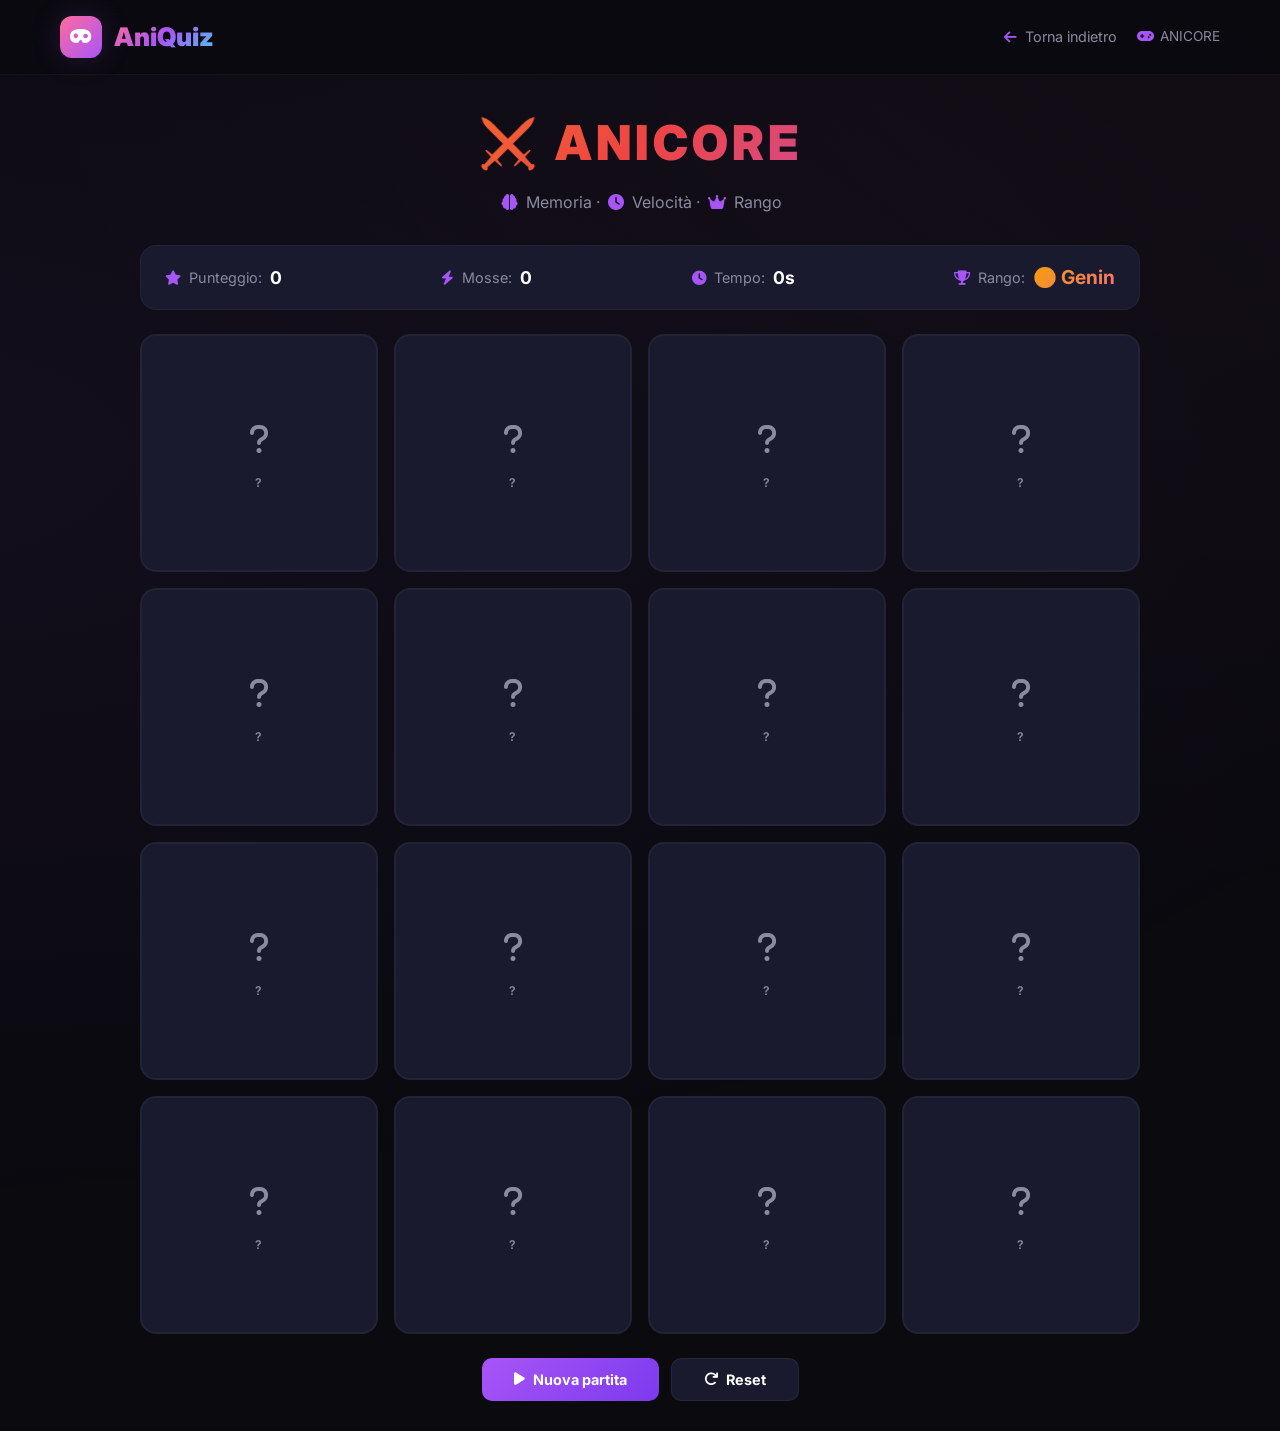
<file: anicore.html>
<!DOCTYPE html>
<html lang="it">
<head>
    <meta charset="UTF-8" />
    <meta name="viewport" content="width=device-width, initial-scale=1.0" />
    <title>ANICORE - Il Gioco</title>
    
    <link rel="stylesheet" href="https://cdnjs.cloudflare.com/ajax/libs/font-awesome/6.4.0/css/all.min.css" />
    <link href="https://fonts.googleapis.com/css2?family=Inter:wght@400;500;600;700;800;900&display=swap" rel="stylesheet" />
    
    <style>
        * {
            margin: 0;
            padding: 0;
            box-sizing: border-box;
        }

        :root {
            --bg-primary: #0a0a0f;
            --bg-secondary: #12121a;
            --bg-card: #1a1a2e;
            --bg-card-hover: #22223a;
            --text-primary: #ffffff;
            --text-secondary: #8a8aa0;
            --accent-pink: #ff6b9d;
            --accent-purple: #a855f7;
            --accent-blue: #4cc9f0;
            --accent-green: #4ade80;
            --accent-red: #f87171;
            --accent-orange: #f59e0b;
            --radius: 16px;
            --radius-sm: 10px;
            --transition: 0.3s cubic-bezier(0.4, 0, 0.2, 1);
        }

        body {
            font-family: 'Inter', -apple-system, sans-serif;
            background: var(--bg-primary);
            color: var(--text-primary);
            min-height: 100vh;
            line-height: 1.6;
            overflow-x: hidden;
        }

        .container {
            max-width: 1200px;
            margin: 0 auto;
            padding: 0 20px;
        }

        .bg-glow {
            position: fixed;
            top: -50%;
            left: -50%;
            width: 200%;
            height: 200%;
            z-index: 0;
            pointer-events: none;
            background: 
                radial-gradient(ellipse at 20% 50%, rgba(168, 85, 247, 0.06) 0%, transparent 60%),
                radial-gradient(ellipse at 80% 20%, rgba(255, 107, 157, 0.04) 0%, transparent 50%);
        }

        .navbar {
            background: rgba(10, 10, 15, 0.85);
            backdrop-filter: blur(20px);
            border-bottom: 1px solid rgba(255, 255, 255, 0.04);
            padding: 16px 0;
            position: sticky;
            top: 0;
            z-index: 100;
        }

        .navbar .container {
            display: flex;
            align-items: center;
            justify-content: space-between;
            flex-wrap: wrap;
            gap: 12px;
        }

        .logo {
            display: flex;
            align-items: center;
            gap: 12px;
            font-size: 1.6rem;
            font-weight: 900;
            text-decoration: none;
            color: inherit;
        }

        .logo-icon {
            width: 42px;
            height: 42px;
            background: linear-gradient(135deg, var(--accent-pink), var(--accent-purple));
            border-radius: 12px;
            display: flex;
            align-items: center;
            justify-content: center;
            font-size: 1.2rem;
            color: #fff;
            box-shadow: 0 0 30px rgba(168, 85, 247, 0.2);
        }

        .logo-text {
            background: linear-gradient(135deg, var(--accent-pink), var(--accent-purple), var(--accent-blue));
            -webkit-background-clip: text;
            -webkit-text-fill-color: transparent;
        }

        .nav-stats {
            display: flex;
            align-items: center;
            gap: 20px;
            color: var(--text-secondary);
            font-size: 0.85rem;
        }

        .nav-stats span {
            display: flex;
            align-items: center;
            gap: 6px;
        }

        .nav-stats i {
            color: var(--accent-purple);
        }

        .back-btn {
            color: var(--text-secondary);
            text-decoration: none;
            display: flex;
            align-items: center;
            gap: 8px;
            font-size: 0.9rem;
            transition: var(--transition);
        }

        .back-btn:hover {
            color: var(--text-primary);
        }

        /* ============================================================
           GAME STYLES
           ============================================================ */
        .game-container {
            padding: 30px 0;
            position: relative;
            z-index: 1;
            max-width: 1000px;
            margin: 0 auto;
        }

        .game-header {
            text-align: center;
            margin-bottom: 30px;
        }

        .game-header h1 {
            font-size: 3rem;
            font-weight: 900;
            background: linear-gradient(135deg, #f59e0b, #ef4444, var(--accent-purple));
            -webkit-background-clip: text;
            -webkit-text-fill-color: transparent;
            margin-bottom: 8px;
            letter-spacing: 4px;
        }

        .game-header .subtitle {
            color: var(--text-secondary);
            font-size: 1rem;
            font-weight: 400;
        }

        .game-header .subtitle i {
            color: var(--accent-purple);
            margin: 0 4px;
        }

        /* Stats */
        .stats-bar {
            display: flex;
            justify-content: space-between;
            align-items: center;
            background: var(--bg-card);
            border-radius: var(--radius);
            padding: 16px 24px;
            margin-bottom: 24px;
            border: 1px solid rgba(255, 255, 255, 0.04);
            flex-wrap: wrap;
            gap: 12px;
        }

        .stats-bar .stat {
            display: flex;
            align-items: center;
            gap: 8px;
            color: var(--text-secondary);
            font-size: 0.9rem;
        }

        .stats-bar .stat i {
            color: var(--accent-purple);
        }

        .stats-bar .stat .value {
            color: var(--text-primary);
            font-weight: 700;
            font-size: 1.1rem;
        }

        .stats-bar .stat .value.rank {
            background: linear-gradient(135deg, var(--accent-orange), var(--accent-red));
            -webkit-background-clip: text;
            -webkit-text-fill-color: transparent;
            font-size: 1.2rem;
        }

        /* Grid */
        .card-grid {
            display: grid;
            grid-template-columns: repeat(4, 1fr);
            gap: 16px;
            margin-bottom: 24px;
        }

        .card-item {
            background: var(--bg-card);
            border: 2px solid rgba(255, 255, 255, 0.04);
            border-radius: var(--radius);
            padding: 20px;
            aspect-ratio: 1 / 1;
            display: flex;
            flex-direction: column;
            align-items: center;
            justify-content: center;
            text-align: center;
            cursor: pointer;
            transition: var(--transition);
            position: relative;
            overflow: hidden;
            min-height: 120px;
        }

        .card-item:hover:not(.matched):not(.disabled) {
            transform: translateY(-4px);
            border-color: rgba(168, 85, 247, 0.2);
            box-shadow: 0 8px 30px rgba(168, 85, 247, 0.1);
        }

        .card-item .card-icon {
            font-size: 2rem;
            color: var(--text-secondary);
            margin-bottom: 8px;
            transition: var(--transition);
        }

        .card-item .card-label {
            font-size: 0.75rem;
            color: var(--text-secondary);
            font-weight: 600;
            text-transform: uppercase;
            letter-spacing: 1px;
        }

        .card-item .card-title {
            font-size: 1rem;
            font-weight: 700;
            margin-top: 4px;
            display: none;
        }

        /* Card states */
        .card-item.flipped {
            border-color: var(--accent-purple);
            background: var(--bg-card-hover);
        }

        .card-item.flipped .card-title {
            display: block;
        }

        .card-item.flipped .card-icon {
            display: none;
        }

        .card-item.flipped .card-label {
            display: none;
        }

        .card-item.matched {
            border-color: var(--accent-green);
            background: rgba(74, 222, 128, 0.05);
            cursor: default;
            opacity: 0.7;
        }

        .card-item.matched .card-title {
            display: block;
            color: var(--accent-green);
        }

        .card-item.matched .card-icon {
            display: none;
        }

        .card-item.matched .card-label {
            display: none;
        }

        .card-item.wrong {
            border-color: var(--accent-red);
            animation: shake 0.5s ease;
        }

        @keyframes shake {
            0%, 100% { transform: translateX(0); }
            25% { transform: translateX(-10px); }
            75% { transform: translateX(10px); }
        }

        .card-item.disabled {
            cursor: not-allowed;
            opacity: 0.5;
        }

        /* Controls */
        .game-controls {
            display: flex;
            justify-content: center;
            gap: 12px;
            flex-wrap: wrap;
        }

        .game-controls button {
            padding: 12px 32px;
            border: none;
            border-radius: var(--radius-sm);
            font-family: 'Inter', sans-serif;
            font-weight: 700;
            font-size: 0.9rem;
            cursor: pointer;
            transition: var(--transition);
            display: flex;
            align-items: center;
            gap: 8px;
        }

        .game-controls button.primary {
            background: linear-gradient(135deg, var(--accent-purple), #7c3aed);
            color: #fff;
        }

        .game-controls button.primary:hover {
            transform: scale(1.05);
            box-shadow: 0 0 30px rgba(168, 85, 247, 0.3);
        }

        .game-controls button.secondary {
            background: var(--bg-card);
            color: var(--text-primary);
            border: 1px solid rgba(255, 255, 255, 0.06);
        }

        .game-controls button.secondary:hover {
            background: var(--bg-card-hover);
        }

        /* Result */
        .result-screen {
            text-align: center;
            padding: 40px 20px;
            display: none;
        }

        .result-screen.show {
            display: block;
            animation: fadeSlideIn 0.5s ease;
        }

        .result-screen .big-icon {
            font-size: 4rem;
            margin-bottom: 16px;
        }

        .result-screen h2 {
            font-size: 2rem;
            margin-bottom: 8px;
        }

        .result-screen .final-rank {
            font-size: 2.5rem;
            font-weight: 900;
            background: linear-gradient(135deg, var(--accent-orange), var(--accent-red));
            -webkit-background-clip: text;
            -webkit-text-fill-color: transparent;
            margin: 12px 0;
        }

        .result-screen p {
            color: var(--text-secondary);
            font-size: 1.1rem;
            margin: 12px 0;
        }

        .result-screen .score-detail {
            font-size: 1.5rem;
            font-weight: 700;
            color: var(--text-primary);
        }

        @keyframes fadeSlideIn {
            from {
                opacity: 0;
                transform: translateY(-20px);
            }
            to {
                opacity: 1;
                transform: translateY(0);
            }
        }

        /* Loading */
        .loading {
            text-align: center;
            padding: 60px 20px;
        }

        .loading .spinner {
            width: 48px;
            height: 48px;
            border: 4px solid var(--bg-card);
            border-top-color: var(--accent-purple);
            border-radius: 50%;
            animation: spin 0.8s linear infinite;
            margin: 0 auto 16px;
        }

        @keyframes spin {
            to { transform: rotate(360deg); }
        }

        /* Responsive */
        @media (max-width: 768px) {
            .game-header h1 {
                font-size: 2rem;
            }
            .card-grid {
                grid-template-columns: repeat(2, 1fr);
                gap: 12px;
            }
            .card-item {
                padding: 16px;
                min-height: 100px;
            }
            .stats-bar {
                flex-direction: column;
                align-items: stretch;
                text-align: center;
            }
            .stats-bar .stat {
                justify-content: center;
            }
            .navbar .container {
                flex-direction: column;
                align-items: stretch;
                gap: 8px;
            }
            .logo {
                justify-content: center;
            }
            .nav-stats {
                justify-content: center;
                flex-wrap: wrap;
            }
        }

        @media (max-width: 480px) {
            .game-header h1 {
                font-size: 1.6rem;
            }
            .card-item {
                padding: 12px;
                min-height: 80px;
            }
            .card-item .card-title {
                font-size: 0.85rem;
            }
        }
    </style>
</head>
<body>

    <div class="bg-glow"></div>

    <nav class="navbar">
        <div class="container">
            <a href="../index.html" class="logo">
                <div class="logo-icon"><i class="fas fa-mask"></i></div>
                <span class="logo-text">AniQuiz</span>
            </a>
            <div class="nav-stats">
                <a href="../index.html" class="back-btn">
                    <i class="fas fa-arrow-left"></i> Torna indietro
                </a>
                <span><i class="fas fa-gamepad"></i> ANICORE</span>
            </div>
        </div>
    </nav>

    <div class="game-container">
        
        <div class="game-header">
            <h1>⚔️ ANICORE</h1>
            <p class="subtitle">
                <i class="fas fa-brain"></i> Memoria · <i class="fas fa-clock"></i> Velocità · <i class="fas fa-crown"></i> Rango
            </p>
        </div>

        <div class="stats-bar" id="statsBar">
            <div class="stat">
                <i class="fas fa-star"></i>
                Punteggio: <span class="value" id="scoreDisplay">0</span>
            </div>
            <div class="stat">
                <i class="fas fa-bolt"></i>
                Mosse: <span class="value" id="movesDisplay">0</span>
            </div>
            <div class="stat">
                <i class="fas fa-clock"></i>
                Tempo: <span class="value" id="timerDisplay">0s</span>
            </div>
            <div class="stat">
                <i class="fas fa-trophy"></i>
                Rango: <span class="value rank" id="rankDisplay">⚪ Genin</span>
            </div>
        </div>

        <div class="loading" id="loading">
            <div class="spinner"></div>
            <p>Caricamento ANICORE...</p>
        </div>

        <div id="gameArea" style="display: none;">
            <div class="card-grid" id="cardGrid"></div>

            <div class="game-controls">
                <button class="primary" onclick="startGame()">
                    <i class="fas fa-play"></i> Nuova partita
                </button>
                <button class="secondary" onclick="resetGame()">
                    <i class="fas fa-redo"></i> Reset
                </button>
            </div>
        </div>

        <div class="result-screen" id="resultScreen">
            <div class="big-icon">🏆</div>
            <h2>Partita completata!</h2>
            <div class="final-rank" id="finalRank">⚪ Genin</div>
            <p class="score-detail" id="finalScore">Punteggio: 0</p>
            <p id="resultMessage">Continua ad allenarti!</p>
            <button class="restart-btn" onclick="startGame()" style="
                margin-top: 20px;
                padding: 14px 40px;
                background: linear-gradient(135deg, var(--accent-purple), #7c3aed);
                border: none;
                border-radius: var(--radius-sm);
                color: #fff;
                font-family: 'Inter', sans-serif;
                font-weight: 700;
                font-size: 1rem;
                cursor: pointer;
                transition: var(--transition);
            ">
                <i class="fas fa-play"></i> Gioca ancora
            </button>
        </div>

    </div>

    <script>
        // ============================================================
        // 🔥 ANICORE - IL GIOCO
        // ============================================================

        // ===== DATABASE =====
        const CARD_DATA = [
            { id: 1, name: "Attack on Titan", icon: "fa-skull", emoji: "⚔️" },
            { id: 2, name: "Demon Slayer", icon: "fa-sun", emoji: "🌊" },
            { id: 3, name: "Naruto", icon: "fa-fist-raised", emoji: "🍥" },
            { id: 4, name: "One Piece", icon: "fa-ship", emoji: "🏴‍☠️" },
            { id: 5, name: "Dragon Ball Z", icon: "fa-bolt", emoji: "🐉" },
            { id: 6, name: "Death Note", icon: "fa-book", emoji: "📓" },
            { id: 7, name: "Fullmetal Alchemist", icon: "fa-fire", emoji: "🔴" },
            { id: 8, name: "Tokyo Ghoul", icon: "fa-eye", emoji: "👁️" },
            { id: 9, name: "My Hero Academia", icon: "fa-star", emoji: "🦸" },
            { id: 10, name: "Jujutsu Kaisen", icon: "fa-hand-fist", emoji: "👊" },
            { id: 11, name: "Cowboy Bebop", icon: "fa-guitar", emoji: "🎷" },
            { id: 12, name: "Sword Art Online", icon: "fa-sword", emoji: "⚔️" },
            { id: 13, name: "Bleach", icon: "fa-water", emoji: "🌊" },
            { id: 14, name: "Spy x Family", icon: "fa-user-secret", emoji: "🕵️" },
            { id: 15, name: "Chainsaw Man", icon: "fa-skull", emoji: "⛓️" },
            { id: 16, name: "Hunter x Hunter", icon: "fa-arrow-right", emoji: "🎯" }
        ];

        // ===== GAME STATE =====
        let cards = [];
        let flippedCards = [];
        let matchedPairs = 0;
        let moves = 0;
        let score = 0;
        let timer = 0;
        let timerInterval = null;
        let isLocked = false;
        let gameStarted = false;
        let totalPairs = 8;

        // ===== DOM REFS =====
        const grid = document.getElementById('cardGrid');
        const loading = document.getElementById('loading');
        const gameArea = document.getElementById('gameArea');
        const resultScreen = document.getElementById('resultScreen');
        const scoreDisplay = document.getElementById('scoreDisplay');
        const movesDisplay = document.getElementById('movesDisplay');
        const timerDisplay = document.getElementById('timerDisplay');
        const rankDisplay = document.getElementById('rankDisplay');
        const finalRank = document.getElementById('finalRank');
        const finalScore = document.getElementById('finalScore');
        const resultMessage = document.getElementById('resultMessage');

        // ===== RANKS =====
        function getRank(score, moves, time) {
            const efficiency = score / (moves + 1);
            if (score >= 100 && efficiency > 2) return { name: "🔥 Leggenda", emoji: "🔥", color: "#ff6b9d" };
            if (score >= 70 && efficiency > 1.5) return { name: "🌟 Kage", emoji: "🌟", color: "#f59e0b" };
            if (score >= 50 && efficiency > 1) return { name: "⚡ Jonin", emoji: "⚡", color: "#4cc9f0" };
            if (score >= 30) return { name: "🍃 Chunin", emoji: "🍃", color: "#4ade80" };
            return { name: "⚪ Genin", emoji: "⚪", color: "#8a8aa0" };
        }

        // ===== SHUFFLE =====
        function shuffleArray(arr) {
            for (let i = arr.length - 1; i > 0; i--) {
                const j = Math.floor(Math.random() * (i + 1));
                [arr[i], arr[j]] = [arr[j], arr[i]];
            }
            return arr;
        }

        // ===== INIT CARDS =====
        function initCards() {
            const selected = shuffleArray([...CARD_DATA]).slice(0, totalPairs);
            const deck = [];
            selected.forEach((item, index) => {
                deck.push({ ...item, pairId: index, isFlipped: false, isMatched: false, cardId: `${index}-a` });
                deck.push({ ...item, pairId: index, isFlipped: false, isMatched: false, cardId: `${index}-b` });
            });
            return shuffleArray(deck);
        }

        // ===== RENDER =====
        function renderCards() {
            grid.innerHTML = '';
            cards.forEach((card, index) => {
                const div = document.createElement('div');
                div.className = 'card-item';
                div.dataset.index = index;
                div.dataset.pairId = card.pairId;

                if (card.isMatched) {
                    div.classList.add('matched');
                    div.innerHTML = `
                        <div class="card-title">${card.emoji} ${card.name}</div>
                    `;
                } else if (card.isFlipped) {
                    div.classList.add('flipped');
                    div.innerHTML = `
                        <div class="card-icon"><i class="fas ${card.icon}"></i></div>
                        <div class="card-label">${card.emoji}</div>
                        <div class="card-title">${card.name}</div>
                    `;
                } else {
                    div.innerHTML = `
                        <div class="card-icon"><i class="fas fa-question"></i></div>
                        <div class="card-label">?</div>
                    `;
                }

                div.addEventListener('click', () => flipCard(index));
                grid.appendChild(div);
            });
        }

        // ===== FLIP CARD =====
        function flipCard(index) {
            if (isLocked) return;
            if (gameStarted === false) {
                gameStarted = true;
                startTimer();
            }

            const card = cards[index];
            if (card.isFlipped || card.isMatched) return;
            if (flippedCards.length >= 2) return;

            // Flip
            card.isFlipped = true;
            flippedCards.push(index);
            renderCards();

            // Check match
            if (flippedCards.length === 2) {
                isLocked = true;
                moves++;
                movesDisplay.textContent = moves;

                const card1 = cards[flippedCards[0]];
                const card2 = cards[flippedCards[1]];

                if (card1.pairId === card2.pairId) {
                    // MATCH
                    card1.isMatched = true;
                    card2.isMatched = true;
                    matchedPairs++;
                    score += 10 + Math.max(0, 5 - Math.floor(timer / 5));
                    scoreDisplay.textContent = score;

                    flippedCards = [];
                    isLocked = false;
                    renderCards();

                    // Check win
                    if (matchedPairs === totalPairs) {
                        endGame();
                    }
                } else {
                    // WRONG
                    setTimeout(() => {
                        card1.isFlipped = false;
                        card2.isFlipped = false;
                        flippedCards = [];
                        isLocked = false;
                        renderCards();
                    }, 800);
                }
            }
        }

        // ===== TIMER =====
        function startTimer() {
            timer = 0;
            clearInterval(timerInterval);
            timerInterval = setInterval(() => {
                timer++;
                timerDisplay.textContent = `${timer}s`;
                updateRank();
            }, 1000);
        }

        function stopTimer() {
            clearInterval(timerInterval);
        }

        // ===== UPDATE RANK =====
        function updateRank() {
            const rank = getRank(score, moves, timer);
            rankDisplay.textContent = `${rank.emoji} ${rank.name}`;
        }

        // ===== END GAME =====
        function endGame() {
            stopTimer();
            gameStarted = false;
            const rank = getRank(score, moves, timer);
            
            finalRank.textContent = `${rank.emoji} ${rank.name}`;
            finalScore.textContent = `Punteggio: ${score}`;
            
            let message = '';
            if (rank.name.includes('Leggenda')) message = '🔥 Sei un vero sensei! Nessuno può fermarti!';
            else if (rank.name.includes('Kage')) message = '🌟 Un ninja d\'élite! La tua memoria è leggendaria!';
            else if (rank.name.includes('Jonin')) message = '⚡ Ottimo lavoro! Sei sulla buona strada!';
            else if (rank.name.includes('Chunin')) message = '🍃 Buon inizio! Continua ad allenarti!';
            else message = '⚪ Non mollare! Ogni grande ninja inizia da Genin!';
            
            resultMessage.textContent = message;
            
            gameArea.style.display = 'none';
            resultScreen.classList.add('show');
        }

        // ===== START GAME =====
        function startGame() {
            resultScreen.classList.remove('show');
            gameArea.style.display = 'block';
            loading.style.display = 'none';
            
            cards = initCards();
            flippedCards = [];
            matchedPairs = 0;
            moves = 0;
            score = 0;
            timer = 0;
            isLocked = false;
            gameStarted = false;
            
            scoreDisplay.textContent = score;
            movesDisplay.textContent = moves;
            timerDisplay.textContent = '0s';
            rankDisplay.textContent = '⚪ Genin';
            
            stopTimer();
            renderCards();
        }

        // ===== RESET =====
        function resetGame() {
            stopTimer();
            gameStarted = false;
            startGame();
        }

        // ===== INIT =====
        document.addEventListener('DOMContentLoaded', () => {
            loading.style.display = 'none';
            gameArea.style.display = 'block';
            startGame();
        });
    </script>

</body>
</html>
</file>
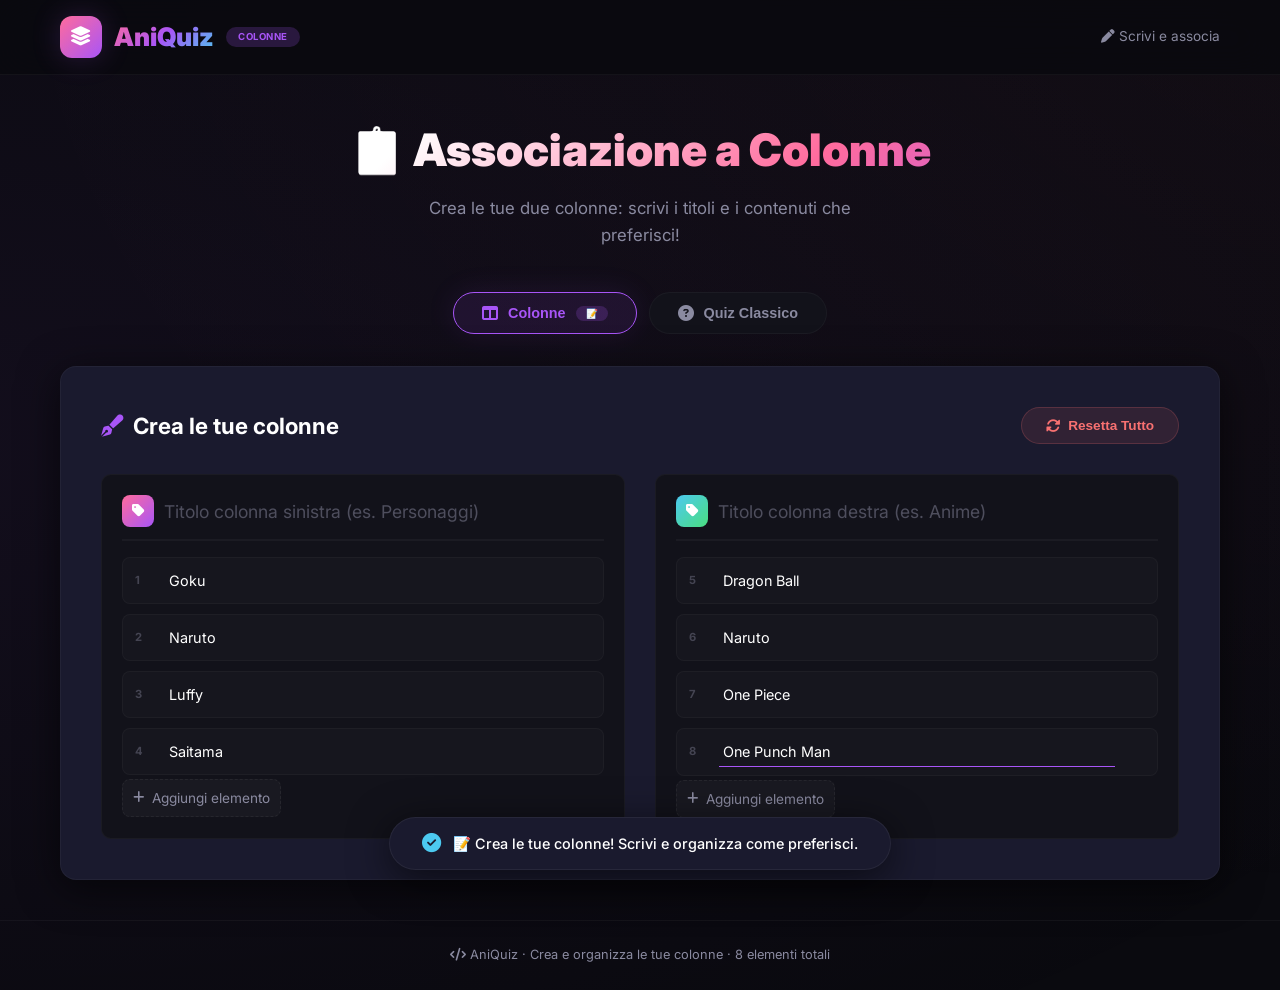
<file: animetower.html>
<!DOCTYPE html>
<html lang="it">
<head>
    <meta charset="UTF-8" />
    <meta name="viewport" content="width=device-width, initial-scale=1.0" />
    <title>AniQuiz - Associazione a Colonne</title>
    <link rel="stylesheet" href="https://cdnjs.cloudflare.com/ajax/libs/font-awesome/6.4.0/css/all.min.css" />
    <link href="https://fonts.googleapis.com/css2?family=Inter:wght@400;500;600;700;800;900&display=swap" rel="stylesheet" />
    <style>
        /* ===== RESET & VARIABILI ===== */
        * {
            margin: 0;
            padding: 0;
            box-sizing: border-box;
        }

        :root {
            --bg-primary: #0a0a0f;
            --bg-secondary: #12121a;
            --bg-card: #1a1a2e;
            --bg-card-hover: #22223a;
            --text-primary: #ffffff;
            --text-secondary: #8a8aa0;
            --accent-pink: #ff6b9d;
            --accent-purple: #a855f7;
            --accent-blue: #4cc9f0;
            --accent-green: #4ade80;
            --accent-orange: #fbbf24;
            --accent-red: #f87171;
            --shadow: 0 8px 40px rgba(0, 0, 0, 0.6);
            --radius: 16px;
            --radius-sm: 10px;
            --transition: 0.3s cubic-bezier(0.4, 0, 0.2, 1);
        }

        body {
            font-family: 'Inter', -apple-system, sans-serif;
            background: var(--bg-primary);
            color: var(--text-primary);
            min-height: 100vh;
            line-height: 1.6;
            overflow-x: hidden;
        }

        .container {
            max-width: 1200px;
            margin: 0 auto;
            padding: 0 20px;
        }

        .bg-glow {
            position: fixed;
            top: -50%;
            left: -50%;
            width: 200%;
            height: 200%;
            z-index: 0;
            pointer-events: none;
            background: 
                radial-gradient(ellipse at 20% 50%, rgba(168, 85, 247, 0.06) 0%, transparent 60%),
                radial-gradient(ellipse at 80% 20%, rgba(255, 107, 157, 0.04) 0%, transparent 50%);
        }

        /* ===== NAVBAR ===== */
        .navbar {
            background: rgba(10, 10, 15, 0.85);
            backdrop-filter: blur(20px);
            border-bottom: 1px solid rgba(255, 255, 255, 0.04);
            padding: 16px 0;
            position: sticky;
            top: 0;
            z-index: 100;
        }

        .navbar .container {
            display: flex;
            align-items: center;
            justify-content: space-between;
            flex-wrap: wrap;
            gap: 12px;
        }

        .logo {
            display: flex;
            align-items: center;
            gap: 12px;
            font-size: 1.6rem;
            font-weight: 900;
        }

        .logo-icon {
            width: 42px;
            height: 42px;
            background: linear-gradient(135deg, var(--accent-pink), var(--accent-purple));
            border-radius: 12px;
            display: flex;
            align-items: center;
            justify-content: center;
            font-size: 1.2rem;
            color: #fff;
            box-shadow: 0 0 30px rgba(168, 85, 247, 0.2);
        }

        .logo-text {
            background: linear-gradient(135deg, var(--accent-pink), var(--accent-purple), var(--accent-blue));
            -webkit-background-clip: text;
            -webkit-text-fill-color: transparent;
        }

        .logo-badge {
            font-size: 0.6rem;
            background: rgba(168, 85, 247, 0.2);
            color: var(--accent-purple);
            padding: 2px 12px;
            border-radius: 20px;
            font-weight: 700;
            letter-spacing: 0.5px;
        }

        /* ===== HERO ===== */
        .hero {
            padding: 40px 0 20px;
            text-align: center;
            position: relative;
            z-index: 1;
        }

        .hero h1 {
            font-size: 2.8rem;
            font-weight: 900;
            background: linear-gradient(135deg, #fff 30%, var(--accent-pink), var(--accent-purple));
            -webkit-background-clip: text;
            -webkit-text-fill-color: transparent;
            margin-bottom: 8px;
        }

        .hero p {
            color: var(--text-secondary);
            font-size: 1.05rem;
            max-width: 500px;
            margin: 0 auto;
        }

        /* ===== QUIZ SELECTOR ===== */
        .quiz-selector {
            display: flex;
            flex-wrap: wrap;
            gap: 12px;
            justify-content: center;
            margin: 24px 0 32px;
            position: relative;
            z-index: 1;
        }

        .quiz-btn {
            background: var(--bg-secondary);
            border: 1px solid rgba(255, 255, 255, 0.04);
            color: var(--text-secondary);
            padding: 12px 28px;
            border-radius: 60px;
            font-weight: 600;
            font-size: 0.9rem;
            cursor: pointer;
            transition: var(--transition);
            display: flex;
            align-items: center;
            gap: 10px;
        }

        .quiz-btn i {
            font-size: 1rem;
        }

        .quiz-btn:hover {
            border-color: rgba(255, 255, 255, 0.1);
            color: var(--text-primary);
            transform: translateY(-2px);
        }

        .quiz-btn.active {
            border-color: var(--accent-purple);
            background: rgba(168, 85, 247, 0.1);
            color: var(--accent-purple);
            box-shadow: 0 0 30px rgba(168, 85, 247, 0.1);
        }

        .quiz-btn .badge {
            font-size: 0.6rem;
            background: rgba(168, 85, 247, 0.2);
            color: var(--accent-purple);
            padding: 2px 10px;
            border-radius: 20px;
            font-weight: 700;
        }

        /* ===== COLUMNS CONTAINER ===== */
        .columns-container {
            background: var(--bg-card);
            border-radius: var(--radius);
            padding: 40px;
            border: 1px solid rgba(255, 255, 255, 0.04);
            box-shadow: var(--shadow);
            position: relative;
            z-index: 1;
            min-height: 500px;
        }

        .columns-header {
            display: flex;
            justify-content: space-between;
            align-items: center;
            margin-bottom: 30px;
            flex-wrap: wrap;
            gap: 16px;
        }

        .columns-header h2 {
            font-size: 1.4rem;
            font-weight: 700;
            display: flex;
            align-items: center;
            gap: 10px;
        }

        .columns-header h2 i {
            color: var(--accent-purple);
        }

        .reset-btn {
            background: rgba(248, 113, 113, 0.1);
            border: 1px solid rgba(248, 113, 113, 0.2);
            color: var(--accent-red);
            padding: 10px 24px;
            border-radius: 60px;
            font-weight: 600;
            font-size: 0.85rem;
            cursor: pointer;
            transition: var(--transition);
            display: flex;
            align-items: center;
            gap: 8px;
        }

        .reset-btn:hover {
            background: rgba(248, 113, 113, 0.2);
            transform: translateY(-2px);
            box-shadow: 0 0 30px rgba(248, 113, 113, 0.1);
        }

        .reset-btn i {
            font-size: 0.9rem;
        }

        /* ===== COLUMNS GRID ===== */
        .columns-grid {
            display: grid;
            grid-template-columns: 1fr 1fr;
            gap: 30px;
        }

        .column {
            background: var(--bg-secondary);
            border-radius: var(--radius-sm);
            padding: 20px;
            border: 1px solid rgba(255, 255, 255, 0.04);
            transition: var(--transition);
        }

        .column:hover {
            border-color: rgba(255, 255, 255, 0.08);
        }

        .column-title {
            display: flex;
            align-items: center;
            gap: 10px;
            margin-bottom: 16px;
            padding-bottom: 12px;
            border-bottom: 2px solid rgba(255, 255, 255, 0.04);
        }

        .column-title .col-icon {
            width: 32px;
            height: 32px;
            border-radius: 8px;
            display: flex;
            align-items: center;
            justify-content: center;
            font-size: 0.9rem;
            color: #fff;
            flex-shrink: 0;
        }

        .col-left .col-icon {
            background: linear-gradient(135deg, var(--accent-pink), var(--accent-purple));
        }

        .col-right .col-icon {
            background: linear-gradient(135deg, var(--accent-blue), var(--accent-green));
        }

        .column-title input {
            flex: 1;
            background: transparent;
            border: none;
            color: var(--text-primary);
            font-size: 1.1rem;
            font-weight: 700;
            font-family: inherit;
            outline: none;
            padding: 4px 0;
        }

        .column-title input::placeholder {
            color: var(--text-secondary);
            opacity: 0.5;
            font-weight: 400;
        }

        .column-title input:focus {
            border-bottom: 2px solid var(--accent-purple);
        }

        .col-left .column-title input:focus {
            border-bottom-color: var(--accent-purple);
        }
        .col-right .column-title input:focus {
            border-bottom-color: var(--accent-blue);
        }

        /* ===== COLUMN ITEMS ===== */
        .column-items {
            display: flex;
            flex-direction: column;
            gap: 10px;
            min-height: 200px;
        }

        .column-item {
            display: flex;
            align-items: center;
            gap: 10px;
            background: rgba(255, 255, 255, 0.02);
            border-radius: 8px;
            padding: 8px 12px;
            border: 1px solid rgba(255, 255, 255, 0.03);
            transition: var(--transition);
        }

        .column-item:hover {
            background: rgba(255, 255, 255, 0.04);
            border-color: rgba(255, 255, 255, 0.06);
        }

        .column-item .item-number {
            font-size: 0.7rem;
            font-weight: 700;
            color: var(--text-secondary);
            opacity: 0.4;
            min-width: 20px;
        }

        .column-item input {
            flex: 1;
            background: transparent;
            border: none;
            color: var(--text-primary);
            font-size: 0.9rem;
            font-family: inherit;
            outline: none;
            padding: 6px 4px;
        }

        .column-item input::placeholder {
            color: var(--text-secondary);
            opacity: 0.3;
            font-size: 0.8rem;
        }

        .column-item input:focus {
            border-bottom: 1px solid var(--accent-purple);
        }

        .column-item .item-actions {
            display: flex;
            gap: 6px;
            opacity: 0;
            transition: var(--transition);
        }

        .column-item:hover .item-actions {
            opacity: 1;
        }

        .column-item .item-actions button {
            background: transparent;
            border: none;
            color: var(--text-secondary);
            cursor: pointer;
            padding: 4px 6px;
            border-radius: 4px;
            transition: var(--transition);
            font-size: 0.7rem;
        }

        .column-item .item-actions button:hover {
            color: var(--accent-red);
            background: rgba(248, 113, 113, 0.1);
        }

        /* ===== ADD ITEM BUTTON ===== */
        .add-item-btn {
            background: rgba(255, 255, 255, 0.03);
            border: 1px dashed rgba(255, 255, 255, 0.06);
            color: var(--text-secondary);
            padding: 10px;
            border-radius: 8px;
            cursor: pointer;
            transition: var(--transition);
            font-size: 0.85rem;
            display: flex;
            align-items: center;
            justify-content: center;
            gap: 8px;
            margin-top: 4px;
            font-family: inherit;
        }

        .add-item-btn:hover {
            background: rgba(255, 255, 255, 0.05);
            border-color: rgba(255, 255, 255, 0.1);
            color: var(--text-primary);
        }

        .add-item-btn i {
            font-size: 0.8rem;
        }

        /* ===== TOAST ===== */
        .toast {
            position: fixed;
            bottom: 30px;
            left: 50%;
            transform: translateX(-50%) translateY(100px);
            background: var(--bg-card);
            border: 1px solid rgba(255, 255, 255, 0.06);
            padding: 14px 32px;
            border-radius: 60px;
            color: var(--text-primary);
            font-weight: 500;
            box-shadow: var(--shadow);
            backdrop-filter: blur(16px);
            opacity: 0;
            transition: all 0.5s ease;
            z-index: 1000;
            pointer-events: none;
            display: flex;
            align-items: center;
            gap: 12px;
            font-size: 0.9rem;
        }

        .toast.show {
            opacity: 1;
            transform: translateX(-50%) translateY(0);
            pointer-events: auto;
        }

        .toast i {
            font-size: 1.2rem;
        }
        .toast.success i { color: #4ade80; }
        .toast.error i { color: #f87171; }
        .toast.info i { color: var(--accent-blue); }

        /* ===== FOOTER ===== */
        .footer {
            border-top: 1px solid rgba(255, 255, 255, 0.04);
            padding: 24px 0;
            margin-top: 40px;
            text-align: center;
            color: var(--text-secondary);
            font-size: 0.8rem;
            position: relative;
            z-index: 1;
        }

        .footer a {
            color: var(--accent-purple);
        }

        /* ===== RESPONSIVE ===== */
        @media (max-width: 768px) {
            .hero h1 {
                font-size: 2rem;
            }

            .columns-container {
                padding: 24px;
            }

            .columns-grid {
                grid-template-columns: 1fr;
                gap: 20px;
            }

            .columns-header {
                flex-direction: column;
                align-items: flex-start;
            }

            .reset-btn {
                width: 100%;
                justify-content: center;
            }

            .column-title input {
                font-size: 0.95rem;
            }

            .quiz-btn {
                padding: 10px 20px;
                font-size: 0.8rem;
            }

            .navbar .container {
                flex-direction: column;
                align-items: stretch;
                gap: 8px;
            }

            .logo {
                justify-content: center;
            }
        }

        @media (max-width: 480px) {
            .container {
                padding: 0 12px;
            }

            .columns-container {
                padding: 16px;
                border-radius: var(--radius-sm);
            }

            .hero h1 {
                font-size: 1.6rem;
            }

            .column {
                padding: 14px;
            }

            .column-item input {
                font-size: 0.8rem;
            }

            .column-item .item-actions {
                opacity: 1;
            }
        }
    </style>
</head>
<body>

    <div class="bg-glow"></div>

    <!-- ===== NAVBAR ===== -->
    <nav class="navbar">
        <div class="container">
            <div class="logo">
                <div class="logo-icon"><i class="fas fa-layer-group"></i></div>
                <span class="logo-text">AniQuiz</span>
                <span class="logo-badge">COLONNE</span>
            </div>
            <div class="nav-stats" style="display:flex;align-items:center;gap:20px;color:var(--text-secondary);font-size:0.85rem;">
                <span><i class="fas fa-pen"></i> Scrivi e associa</span>
            </div>
        </div>
    </nav>

    <!-- ===== HERO ===== -->
    <section class="hero">
        <div class="container">
            <h1>📋 Associazione a Colonne</h1>
            <p>Crea le tue due colonne: scrivi i titoli e i contenuti che preferisci!</p>
        </div>
    </section>

    <!-- ===== QUIZ SELECTOR ===== -->
    <div class="container">
        <div class="quiz-selector">
            <button class="quiz-btn active" data-view="columns">
                <i class="fas fa-columns"></i> Colonne
                <span class="badge">📝</span>
            </button>
            <button class="quiz-btn" data-view="quiz">
                <i class="fas fa-question-circle"></i> Quiz Classico
            </button>
        </div>
    </div>

    <!-- ===== COLUMNS CONTAINER ===== -->
    <div class="container" id="columnsView">
        <div class="columns-container">
            <!-- Header -->
            <div class="columns-header">
                <h2>
                    <i class="fas fa-pen-fancy"></i>
                    Crea le tue colonne
                </h2>
                <button class="reset-btn" id="resetBtn">
                    <i class="fas fa-rotate"></i> Resetta Tutto
                </button>
            </div>

            <!-- Columns Grid -->
            <div class="columns-grid">
                <!-- Colonna Sinistra -->
                <div class="column col-left">
                    <div class="column-title">
                        <div class="col-icon"><i class="fas fa-tag"></i></div>
                        <input type="text" id="leftTitle" placeholder="Titolo colonna sinistra (es. Personaggi)" />
                    </div>
                    <div class="column-items" id="leftItems">
                        <!-- Items aggiunti da JS -->
                    </div>
                    <button class="add-item-btn" data-column="left">
                        <i class="fas fa-plus"></i> Aggiungi elemento
                    </button>
                </div>

                <!-- Colonna Destra -->
                <div class="column col-right">
                    <div class="column-title">
                        <div class="col-icon"><i class="fas fa-tag"></i></div>
                        <input type="text" id="rightTitle" placeholder="Titolo colonna destra (es. Anime)" />
                    </div>
                    <div class="column-items" id="rightItems">
                        <!-- Items aggiunti da JS -->
                    </div>
                    <button class="add-item-btn" data-column="right">
                        <i class="fas fa-plus"></i> Aggiungi elemento
                    </button>
                </div>
            </div>
        </div>
    </div>

    <!-- ===== QUIZ CLASSICO (nascosto) ===== -->
    <div class="container" id="quizView" style="display:none;">
        <div class="columns-container" style="text-align:center;padding:60px 40px;">
            <i class="fas fa-construction" style="font-size:4rem;color:var(--accent-orange);margin-bottom:16px;display:block;"></i>
            <h2 style="margin-bottom:8px;">Modalità Quiz Classico</h2>
            <p style="color:var(--text-secondary);">Usa il selettore sopra per tornare alla vista Colonne</p>
            <p style="color:var(--text-secondary);font-size:0.85rem;opacity:0.6;margin-top:8px;">(Funzionalità in arrivo!)</p>
        </div>
    </div>

    <!-- ===== TOAST ===== -->
    <div class="toast" id="toast">
        <i class="fas fa-check-circle"></i>
        <span id="toastMessage">Operazione completata!</span>
    </div>

    <!-- ===== FOOTER ===== -->
    <footer class="footer">
        <div class="container">
            <p>
                <i class="fas fa-code"></i> AniQuiz · Crea e organizza le tue colonne ·
                <span id="itemsCount">0</span> elementi totali
            </p>
        </div>
    </footer>

    <script>
        // ============================================================
        // ANIQUIZ - COLONNE INTERATTIVE
        // ============================================================

        (function() {
            'use strict';

            // ===== DOM REFS =====
            const leftItems = document.getElementById('leftItems');
            const rightItems = document.getElementById('rightItems');
            const leftTitle = document.getElementById('leftTitle');
            const rightTitle = document.getElementById('rightTitle');
            const resetBtn = document.getElementById('resetBtn');
            const toast = document.getElementById('toast');
            const toastMsg = document.getElementById('toastMessage');
            const itemsCount = document.getElementById('itemsCount');
            const viewBtns = document.querySelectorAll('[data-view]');
            const columnsView = document.getElementById('columnsView');
            const quizView = document.getElementById('quizView');

            // ===== STATE =====
            let itemIdCounter = 0;

            // ===== TOAST =====
            function showToast(message, type = 'success') {
                toastMsg.textContent = message;
                toast.className = 'toast show';
                toast.className = `toast show ${type}`;
                clearTimeout(toast._timeout);
                toast._timeout = setTimeout(() => {
                    toast.classList.remove('show');
                }, 2500);
            }

            // ===== UPDATE COUNTER =====
            function updateCounter() {
                const total = document.querySelectorAll('.column-item').length;
                itemsCount.textContent = total;
            }

            // ===== CREATE ITEM =====
            function createItem(column, value = '') {
                const id = itemIdCounter++;
                const div = document.createElement('div');
                div.className = 'column-item';
                div.dataset.id = id;
                div.innerHTML = `
                    <span class="item-number">${id + 1}</span>
                    <input type="text" placeholder="Scrivi qui..." value="${value}" />
                    <div class="item-actions">
                        <button class="remove-item" title="Rimuovi"><i class="fas fa-times"></i></button>
                    </div>
                `;

                // Evento rimozione
                div.querySelector('.remove-item').addEventListener('click', function(e) {
                    e.stopPropagation();
                    div.remove();
                    updateCounter();
                    showToast('Elemento rimosso', 'info');
                    renumberItems();
                });

                // Evento input per salvare automaticamente
                div.querySelector('input').addEventListener('input', function() {
                    // Salva automaticamente (potresti voler salvare in localStorage)
                });

                // Enter per aggiungere nuovo elemento
                div.querySelector('input').addEventListener('keydown', function(e) {
                    if (e.key === 'Enter') {
                        e.preventDefault();
                        const btn = column === 'left' ?
                            document.querySelector('[data-column="left"]') :
                            document.querySelector('[data-column="right"]');
                        btn.click();
                    }
                });

                column.appendChild(div);
                updateCounter();

                // Focus sull'input
                setTimeout(() => {
                    div.querySelector('input').focus();
                }, 50);

                return div;
            }

            // ===== RENUMBER ITEMS =====
            function renumberItems() {
                document.querySelectorAll('.column-item').forEach((item, index) => {
                    const num = item.querySelector('.item-number');
                    if (num) num.textContent = index + 1;
                });
            }

            // ===== RESET ALL =====
            function resetAll() {
                // Chiedi conferma
                if (document.querySelectorAll('.column-item').length > 0) {
                    if (!confirm('Sei sicuro di voler cancellare tutti gli elementi?')) return;
                }

                // Svuota colonne
                leftItems.innerHTML = '';
                rightItems.innerHTML = '';

                // Resetta titoli
                leftTitle.value = '';
                rightTitle.value = '';

                // Resetta contatore
                itemIdCounter = 0;

                updateCounter();
                showToast('Tutto resettato!', 'info');
            }

            // ===== ADD ITEM HANDLER =====
            function handleAddItem(column) {
                const container = column === 'left' ? leftItems : rightItems;
                createItem(container);
            }

            // ===== SAVE TO LOCALSTORAGE =====
            function saveState() {
                const state = {
                    leftTitle: leftTitle.value,
                    rightTitle: rightTitle.value,
                    leftItems: [],
                    rightItems: []
                };

                leftItems.querySelectorAll('.column-item input').forEach(input => {
                    state.leftItems.push(input.value);
                });

                rightItems.querySelectorAll('.column-item input').forEach(input => {
                    state.rightItems.push(input.value);
                });

                try {
                    localStorage.setItem('aniquiz_columns', JSON.stringify(state));
                } catch (e) {
                    // Ignora
                }
            }

            // ===== LOAD FROM LOCALSTORAGE =====
            function loadState() {
                try {
                    const data = localStorage.getItem('aniquiz_columns');
                    if (!data) return;

                    const state = JSON.parse(data);

                    // Titoli
                    if (state.leftTitle) leftTitle.value = state.leftTitle;
                    if (state.rightTitle) rightTitle.value = state.rightTitle;

                    // Elementi colonna sinistra
                    if (state.leftItems && state.leftItems.length > 0) {
                        state.leftItems.forEach(val => {
                            createItem(leftItems, val);
                        });
                    }

                    // Elementi colonna destra
                    if (state.rightItems && state.rightItems.length > 0) {
                        state.rightItems.forEach(val => {
                            createItem(rightItems, val);
                        });
                    }

                    updateCounter();

                } catch (e) {
                    // Ignora
                }
            }

            // ===== AUTO-SAVE =====
            function setupAutoSave() {
                // Salva quando si scrive nei titoli
                leftTitle.addEventListener('input', saveState);
                rightTitle.addEventListener('input', saveState);

                // Salva quando si scrive negli input (delegation)
                document.addEventListener('input', function(e) {
                    if (e.target.closest('.column-item input')) {
                        saveState();
                    }
                });

                // Salva quando si aggiunge/rimuove (delegation)
                const observer = new MutationObserver(() => {
                    saveState();
                    updateCounter();
                });

                observer.observe(leftItems, { childList: true });
                observer.observe(rightItems, { childList: true });
            }

            // ===== VIEW SWITCHER =====
            viewBtns.forEach(btn => {
                btn.addEventListener('click', function() {
                    viewBtns.forEach(b => b.classList.remove('active'));
                    this.classList.add('active');

                    const view = this.dataset.view;
                    if (view === 'columns') {
                        columnsView.style.display = 'block';
                        quizView.style.display = 'none';
                    } else {
                        columnsView.style.display = 'none';
                        quizView.style.display = 'block';
                    }
                });
            });

            // ===== EVENT LISTENERS =====
            // Aggiungi elementi
            document.querySelectorAll('.add-item-btn').forEach(btn => {
                btn.addEventListener('click', function() {
                    const column = this.dataset.column;
                    handleAddItem(column);
                    saveState();
                });
            });

            // Reset
            resetBtn.addEventListener('click', resetAll);

            // ===== KEYBOARD SHORTCUTS =====
            document.addEventListener('keydown', function(e) {
                // Ctrl+Shift+R per reset
                if (e.ctrlKey && e.shiftKey && e.key === 'R') {
                    e.preventDefault();
                    resetAll();
                }
            });

            // ===== INIT =====
            // Carica stato salvato
            loadState();

            // Se non ci sono elementi, aggiungi alcuni esempi
            if (document.querySelectorAll('.column-item').length === 0) {
                // Aggiungi esempi solo se non c'è stato salvato
                const hasSaved = localStorage.getItem('aniquiz_columns');
                if (!hasSaved) {
                    // Colonna sinistra - Personaggi
                    const examplesLeft = ['Goku', 'Naruto', 'Luffy', 'Saitama'];
                    examplesLeft.forEach(val => createItem(leftItems, val));

                    // Colonna destra - Anime
                    const examplesRight = ['Dragon Ball', 'Naruto', 'One Piece', 'One Punch Man'];
                    examplesRight.forEach(val => createItem(rightItems, val));

                    saveState();
                }
            }

            setupAutoSave();
            updateCounter();

            // Mostra benvenuto
            setTimeout(() => {
                showToast('📝 Crea le tue colonne! Scrivi e organizza come preferisci.', 'info');
            }, 600);

            console.log('✅ AniQuiz Colonne caricato!');
            console.log('💡 Suggerimenti:');
            console.log('  - Scrivi i titoli delle colonne in alto');
            console.log('  - Aggiungi elementi con il pulsante "+"');
            console.log('  - Premi Invio per aggiungere un nuovo elemento');
            console.log('  - Usa Ctrl+Shift+R per resettare tutto');

        })();
    </script>

</body>
</html>
</file>
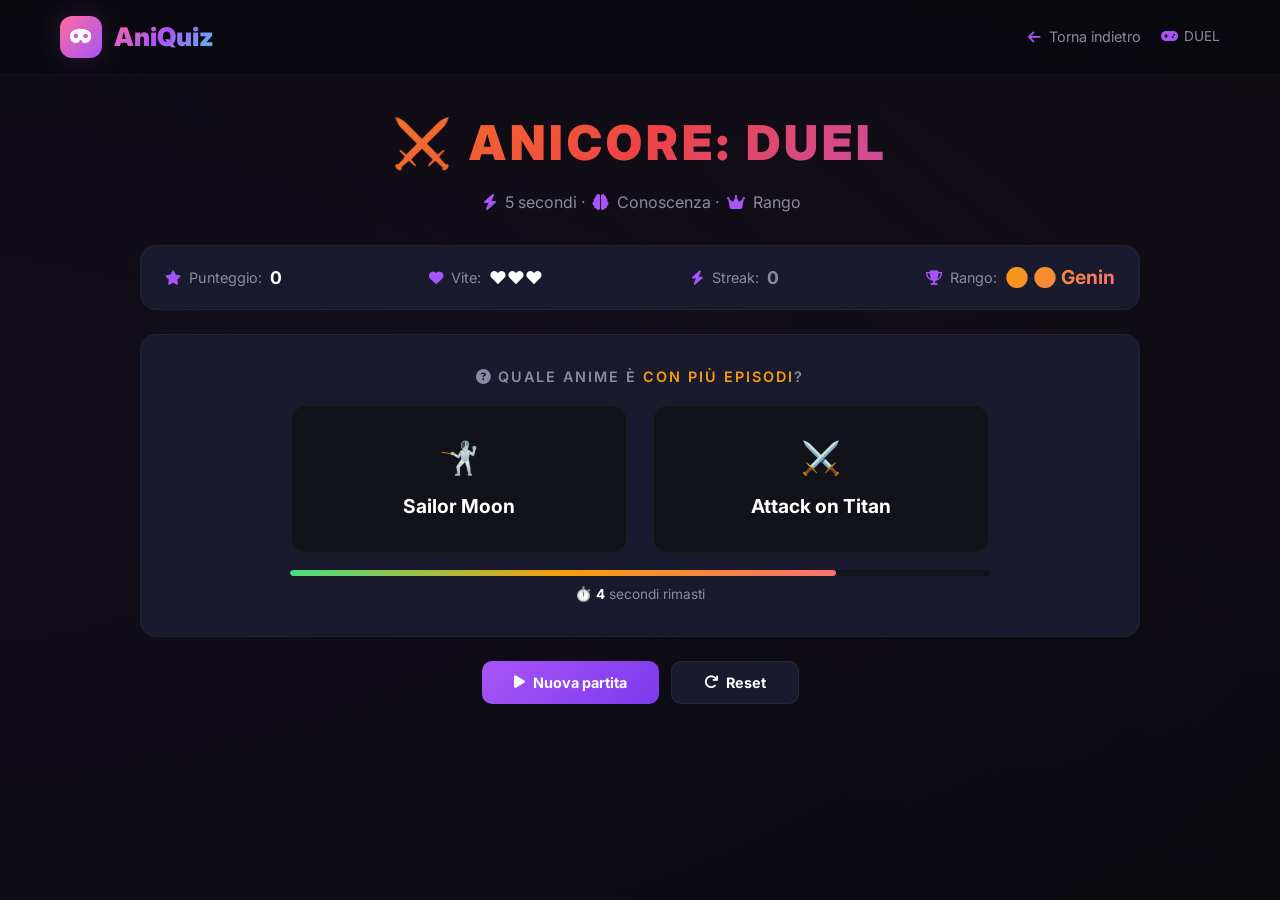
<file: duel.html>
<!DOCTYPE html>
<html lang="it">
<head>
    <meta charset="UTF-8" />
    <meta name="viewport" content="width=device-width, initial-scale=1.0" />
    <title>ANICORE: DUEL</title>
    <link rel="stylesheet" href="https://cdnjs.cloudflare.com/ajax/libs/font-awesome/6.4.0/css/all.min.css" />
    <link href="https://fonts.googleapis.com/css2?family=Inter:wght@400;500;600;700;800;900&display=swap" rel="stylesheet" />
    <style>
        * {
            margin: 0;
            padding: 0;
            box-sizing: border-box;
        }

        :root {
            --bg-primary: #0a0a0f;
            --bg-secondary: #12121a;
            --bg-card: #1a1a2e;
            --bg-card-hover: #22223a;
            --text-primary: #ffffff;
            --text-secondary: #8a8aa0;
            --accent-pink: #ff6b9d;
            --accent-purple: #a855f7;
            --accent-blue: #4cc9f0;
            --accent-green: #4ade80;
            --accent-red: #f87171;
            --accent-orange: #f59e0b;
            --radius: 16px;
            --radius-sm: 10px;
            --transition: 0.3s cubic-bezier(0.4, 0, 0.2, 1);
        }

        body {
            font-family: 'Inter', -apple-system, sans-serif;
            background: var(--bg-primary);
            color: var(--text-primary);
            min-height: 100vh;
            line-height: 1.6;
            overflow-x: hidden;
        }

        .container {
            max-width: 1200px;
            margin: 0 auto;
            padding: 0 20px;
        }

        .bg-glow {
            position: fixed;
            top: -50%;
            left: -50%;
            width: 200%;
            height: 200%;
            z-index: 0;
            pointer-events: none;
            background:
                radial-gradient(ellipse at 20% 50%, rgba(168, 85, 247, 0.06) 0%, transparent 60%),
                radial-gradient(ellipse at 80% 20%, rgba(255, 107, 157, 0.04) 0%, transparent 50%);
        }

        .navbar {
            background: rgba(10, 10, 15, 0.85);
            backdrop-filter: blur(20px);
            border-bottom: 1px solid rgba(255, 255, 255, 0.04);
            padding: 16px 0;
            position: sticky;
            top: 0;
            z-index: 100;
        }

        .navbar .container {
            display: flex;
            align-items: center;
            justify-content: space-between;
            flex-wrap: wrap;
            gap: 12px;
        }

        .logo {
            display: flex;
            align-items: center;
            gap: 12px;
            font-size: 1.6rem;
            font-weight: 900;
            text-decoration: none;
            color: inherit;
        }

        .logo-icon {
            width: 42px;
            height: 42px;
            background: linear-gradient(135deg, var(--accent-pink), var(--accent-purple));
            border-radius: 12px;
            display: flex;
            align-items: center;
            justify-content: center;
            font-size: 1.2rem;
            color: #fff;
            box-shadow: 0 0 30px rgba(168, 85, 247, 0.2);
        }

        .logo-text {
            background: linear-gradient(135deg, var(--accent-pink), var(--accent-purple), var(--accent-blue));
            -webkit-background-clip: text;
            -webkit-text-fill-color: transparent;
        }

        .nav-stats {
            display: flex;
            align-items: center;
            gap: 20px;
            color: var(--text-secondary);
            font-size: 0.85rem;
        }

        .nav-stats span {
            display: flex;
            align-items: center;
            gap: 6px;
        }

        .nav-stats i {
            color: var(--accent-purple);
        }

        .back-btn {
            color: var(--text-secondary);
            text-decoration: none;
            display: flex;
            align-items: center;
            gap: 8px;
            font-size: 0.9rem;
            transition: var(--transition);
        }

        .back-btn:hover {
            color: var(--text-primary);
        }

        .game-container {
            padding: 30px 0;
            position: relative;
            z-index: 1;
            max-width: 1000px;
            margin: 0 auto;
        }

        .game-header {
            text-align: center;
            margin-bottom: 30px;
        }

        .game-header h1 {
            font-size: 3rem;
            font-weight: 900;
            background: linear-gradient(135deg, #f59e0b, #ef4444, var(--accent-purple));
            -webkit-background-clip: text;
            -webkit-text-fill-color: transparent;
            margin-bottom: 8px;
            letter-spacing: 4px;
        }

        .game-header .subtitle {
            color: var(--text-secondary);
            font-size: 1rem;
            font-weight: 400;
        }

        .game-header .subtitle i {
            color: var(--accent-purple);
            margin: 0 4px;
        }

        .stats-bar {
            display: flex;
            justify-content: space-between;
            align-items: center;
            background: var(--bg-card);
            border-radius: var(--radius);
            padding: 16px 24px;
            margin-bottom: 24px;
            border: 1px solid rgba(255, 255, 255, 0.04);
            flex-wrap: wrap;
            gap: 12px;
        }

        .stats-bar .stat {
            display: flex;
            align-items: center;
            gap: 8px;
            color: var(--text-secondary);
            font-size: 0.9rem;
        }

        .stats-bar .stat i {
            color: var(--accent-purple);
        }

        .stats-bar .stat .value {
            color: var(--text-primary);
            font-weight: 700;
            font-size: 1.1rem;
        }

        .stats-bar .stat .value.rank {
            background: linear-gradient(135deg, var(--accent-orange), var(--accent-red));
            -webkit-background-clip: text;
            -webkit-text-fill-color: transparent;
            font-size: 1.2rem;
        }

        .duel-area {
            background: var(--bg-card);
            border-radius: var(--radius);
            padding: 30px;
            border: 1px solid rgba(255, 255, 255, 0.04);
            text-align: center;
            min-height: 300px;
            display: flex;
            flex-direction: column;
            align-items: center;
            justify-content: center;
            position: relative;
            overflow: hidden;
        }

        .duel-area .question-type {
            font-size: 0.9rem;
            color: var(--text-secondary);
            margin-bottom: 16px;
            font-weight: 600;
            letter-spacing: 2px;
            text-transform: uppercase;
        }

        .duel-area .question-type .highlight {
            color: var(--accent-orange);
        }

        .duel-cards {
            display: grid;
            grid-template-columns: 1fr 1fr;
            gap: 24px;
            width: 100%;
            max-width: 700px;
            margin: 0 auto;
        }

        .duel-card {
            background: var(--bg-secondary);
            border: 2px solid rgba(255, 255, 255, 0.04);
            border-radius: var(--radius);
            padding: 24px;
            cursor: pointer;
            transition: var(--transition);
            text-align: center;
            min-height: 150px;
            display: flex;
            flex-direction: column;
            align-items: center;
            justify-content: center;
        }

        .duel-card:hover:not(.disabled) {
            transform: translateY(-4px);
            border-color: rgba(168, 85, 247, 0.2);
            box-shadow: 0 8px 30px rgba(168, 85, 247, 0.1);
        }

        .duel-card .card-title {
            font-size: 1.2rem;
            font-weight: 700;
            margin-bottom: 4px;
        }

        /* 🔥 NASCONDO TUTTE LE INFO DURANTE IL GIOCO */
        .duel-card .card-sub {
            display: none;
        }
        .duel-card .card-value {
            display: none;
        }

        /* 🔥 LE MOSTRO SOLO DOPO LA RISPOSTA */
        .duel-card.reveal .card-sub {
            display: block;
            font-size: 0.8rem;
            color: var(--text-secondary);
            margin-top: 4px;
        }
        .duel-card.reveal .card-value {
            display: block;
            font-size: 1.5rem;
            font-weight: 900;
            color: var(--accent-purple);
            margin-top: 8px;
        }

        .duel-card.correct {
            border-color: var(--accent-green);
            background: rgba(74, 222, 128, 0.05);
        }

        .duel-card.wrong {
            border-color: var(--accent-red);
            background: rgba(248, 113, 113, 0.05);
            animation: shake 0.5s ease;
        }

        .duel-card.disabled {
            cursor: not-allowed;
            opacity: 0.5;
        }

        .duel-card .card-icon {
            font-size: 2rem;
            margin-bottom: 8px;
        }

        @keyframes shake {
            0%,
            100% {
                transform: translateX(0);
            }
            25% {
                transform: translateX(-10px);
            }
            75% {
                transform: translateX(10px);
            }
        }

        .timer-bar {
            width: 100%;
            max-width: 700px;
            height: 6px;
            background: var(--bg-secondary);
            border-radius: 4px;
            margin: 16px auto 0;
            overflow: hidden;
        }

        .timer-bar .fill {
            height: 100%;
            background: linear-gradient(90deg, var(--accent-green), var(--accent-orange), var(--accent-red));
            transition: width 0.1s linear;
            width: 100%;
            border-radius: 4px;
        }

        .timer-bar .fill.danger {
            background: var(--accent-red);
        }

        .timer-text {
            font-size: 0.85rem;
            color: var(--text-secondary);
            margin-top: 8px;
        }

        .timer-text .time {
            font-weight: 700;
            color: var(--text-primary);
        }

        .game-controls {
            display: flex;
            justify-content: center;
            gap: 12px;
            flex-wrap: wrap;
            margin-top: 24px;
        }

        .game-controls button {
            padding: 12px 32px;
            border: none;
            border-radius: var(--radius-sm);
            font-family: 'Inter', sans-serif;
            font-weight: 700;
            font-size: 0.9rem;
            cursor: pointer;
            transition: var(--transition);
            display: flex;
            align-items: center;
            gap: 8px;
        }

        .game-controls button.primary {
            background: linear-gradient(135deg, var(--accent-purple), #7c3aed);
            color: #fff;
        }

        .game-controls button.primary:hover {
            transform: scale(1.05);
            box-shadow: 0 0 30px rgba(168, 85, 247, 0.3);
        }

        .game-controls button.secondary {
            background: var(--bg-card);
            color: var(--text-primary);
            border: 1px solid rgba(255, 255, 255, 0.06);
        }

        .game-controls button.secondary:hover {
            background: var(--bg-card-hover);
        }

        .result-screen {
            text-align: center;
            padding: 40px 20px;
            display: none;
        }

        .result-screen.show {
            display: block;
            animation: fadeSlideIn 0.5s ease;
        }

        .result-screen .big-icon {
            font-size: 4rem;
            margin-bottom: 16px;
        }

        .result-screen h2 {
            font-size: 2rem;
            margin-bottom: 8px;
        }

        .result-screen .final-rank {
            font-size: 2.5rem;
            font-weight: 900;
            background: linear-gradient(135deg, var(--accent-orange), var(--accent-red));
            -webkit-background-clip: text;
            -webkit-text-fill-color: transparent;
            margin: 12px 0;
        }

        .result-screen p {
            color: var(--text-secondary);
            font-size: 1.1rem;
            margin: 12px 0;
        }

        .result-screen .score-detail {
            font-size: 1.5rem;
            font-weight: 700;
            color: var(--text-primary);
        }

        .result-screen .restart-btn {
            margin-top: 20px;
            padding: 14px 40px;
            background: linear-gradient(135deg, var(--accent-purple), #7c3aed);
            border: none;
            border-radius: var(--radius-sm);
            color: #fff;
            font-family: 'Inter', sans-serif;
            font-weight: 700;
            font-size: 1rem;
            cursor: pointer;
            transition: var(--transition);
        }

        .result-screen .restart-btn:hover {
            transform: scale(1.05);
            box-shadow: 0 0 40px rgba(168, 85, 247, 0.3);
        }

        @keyframes fadeSlideIn {
            from {
                opacity: 0;
                transform: translateY(-20px);
            }
            to {
                opacity: 1;
                transform: translateY(0);
            }
        }

        .loading {
            text-align: center;
            padding: 60px 20px;
        }

        .loading .spinner {
            width: 48px;
            height: 48px;
            border: 4px solid var(--bg-card);
            border-top-color: var(--accent-purple);
            border-radius: 50%;
            animation: spin 0.8s linear infinite;
            margin: 0 auto 16px;
        }

        @keyframes spin {
            to {
                transform: rotate(360deg);
            }
        }

        @media (max-width: 768px) {
            .game-header h1 {
                font-size: 2rem;
            }
            .duel-cards {
                grid-template-columns: 1fr;
                gap: 16px;
            }
            .duel-card {
                min-height: 100px;
                padding: 16px;
            }
            .duel-card .card-title {
                font-size: 1rem;
            }
            .stats-bar {
                flex-direction: column;
                align-items: stretch;
                text-align: center;
            }
            .stats-bar .stat {
                justify-content: center;
            }
            .navbar .container {
                flex-direction: column;
                align-items: stretch;
                gap: 8px;
            }
            .logo {
                justify-content: center;
            }
            .nav-stats {
                justify-content: center;
                flex-wrap: wrap;
            }
        }

        @media (max-width: 480px) {
            .game-header h1 {
                font-size: 1.6rem;
            }
            .duel-card {
                padding: 12px;
                min-height: 80px;
            }
            .duel-card .card-title {
                font-size: 0.9rem;
            }
        }
    </style>
</head>
<body>

    <div class="bg-glow"></div>

    <nav class="navbar">
        <div class="container">
            <a href="../index.html" class="logo">
                <div class="logo-icon"><i class="fas fa-mask"></i></div>
                <span class="logo-text">AniQuiz</span>
            </a>
            <div class="nav-stats">
                <a href="../index.html" class="back-btn">
                    <i class="fas fa-arrow-left"></i> Torna indietro
                </a>
                <span><i class="fas fa-gamepad"></i> DUEL</span>
            </div>
        </div>
    </nav>

    <div class="game-container">

        <div class="game-header">
            <h1>⚔️ ANICORE: DUEL</h1>
            <p class="subtitle">
                <i class="fas fa-bolt"></i> 5 secondi · <i class="fas fa-brain"></i> Conoscenza · <i class="fas fa-crown"></i> Rango
            </p>
        </div>

        <div class="stats-bar" id="statsBar">
            <div class="stat">
                <i class="fas fa-star"></i>
                Punteggio: <span class="value" id="scoreDisplay">0</span>
            </div>
            <div class="stat">
                <i class="fas fa-heart"></i>
                Vite: <span class="value" id="livesDisplay">❤️❤️❤️</span>
            </div>
            <div class="stat">
                <i class="fas fa-bolt"></i>
                Streak: <span class="value" id="streakDisplay">0</span>
            </div>
            <div class="stat">
                <i class="fas fa-trophy"></i>
                Rango: <span class="value rank" id="rankDisplay">⚪ Genin</span>
            </div>
        </div>

        <div class="loading" id="loading">
            <div class="spinner"></div>
            <p>Caricamento ANICORE: DUEL...</p>
        </div>

        <div id="gameArea" style="display: none;">
            <div class="duel-area" id="duelArea">
                <div class="question-type" id="questionType">
                    <i class="fas fa-question-circle"></i>
                    <span id="questionText">Quale anime è più <span class="highlight">vecchio</span>?</span>
                </div>

                <div class="duel-cards" id="duelCards">
                    <div class="duel-card" id="cardLeft" onclick="selectCard('left')">
                        <div class="card-icon" id="leftIcon">❓</div>
                        <div class="card-title" id="leftTitle">?</div>
                        <div class="card-sub" id="leftSub">?</div>
                        <div class="card-value" id="leftValue">?</div>
                    </div>
                    <div class="duel-card" id="cardRight" onclick="selectCard('right')">
                        <div class="card-icon" id="rightIcon">❓</div>
                        <div class="card-title" id="rightTitle">?</div>
                        <div class="card-sub" id="rightSub">?</div>
                        <div class="card-value" id="rightValue">?</div>
                    </div>
                </div>

                <div class="timer-bar">
                    <div class="fill" id="timerFill"></div>
                </div>
                <div class="timer-text">
                    ⏱️ <span class="time" id="timerDisplay">5</span> secondi rimasti
                </div>
            </div>

            <div class="game-controls">
                <button class="primary" onclick="startGame()">
                    <i class="fas fa-play"></i> Nuova partita
                </button>
                <button class="secondary" onclick="resetGame()">
                    <i class="fas fa-redo"></i> Reset
                </button>
            </div>
        </div>

        <div class="result-screen" id="resultScreen">
            <div class="big-icon">🏆</div>
            <h2>Duello terminato!</h2>
            <div class="final-rank" id="finalRank">⚪ Genin</div>
            <p class="score-detail" id="finalScore">Punteggio: 0</p>
            <p id="resultMessage">Continua ad allenarti!</p>
            <button class="restart-btn" onclick="startGame()">
                <i class="fas fa-play"></i> Gioca ancora
            </button>
        </div>

    </div>

    <script>
        // ============================================================
        // 🔥 ANICORE: DUEL - 150 ANIME
        // ============================================================

        const ANIME_DB = [
            // ===== 1990-1999 =====
            { name: "Dragon Ball Z", year: 1989, score: 8.0, episodes: 291 },
            { name: "Sailor Moon", year: 1992, score: 7.8, episodes: 200 },
            { name: "Yu Yu Hakusho", year: 1992, score: 8.5, episodes: 112 },
            { name: "Slam Dunk", year: 1993, score: 8.8, episodes: 101 },
            { name: "Gundam Wing", year: 1995, score: 7.9, episodes: 49 },
            { name: "Neon Genesis Evangelion", year: 1995, score: 8.7, episodes: 26 },
            { name: "Rurouni Kenshin", year: 1996, score: 8.4, episodes: 94 },
            { name: "Cowboy Bebop", year: 1998, score: 9.0, episodes: 26 },
            { name: "Trigun", year: 1998, score: 8.2, episodes: 26 },
            { name: "His and Her Circumstances", year: 1998, score: 7.6, episodes: 26 },
            { name: "Great Teacher Onizuka", year: 1999, score: 8.8, episodes: 43 },
            { name: "Hunter x Hunter (1999)", year: 1999, score: 8.5, episodes: 62 },
            { name: "One Piece", year: 1999, score: 8.9, episodes: 1100 },
            { name: "Cardcaptor Sakura", year: 1998, score: 8.3, episodes: 70 },
            { name: "Serial Experiments Lain", year: 1998, score: 8.0, episodes: 13 },
            { name: "Berserk", year: 1997, score: 8.6, episodes: 25 },
            { name: "Revolutionary Girl Utena", year: 1997, score: 8.1, episodes: 39 },
            { name: "Perfect Blue", year: 1997, score: 8.6, episodes: 1 },

            // ===== 2000-2009 =====
            { name: "Naruto", year: 2002, score: 8.3, episodes: 220 },
            { name: "Fullmetal Alchemist", year: 2003, score: 8.5, episodes: 51 },
            { name: "Bleach", year: 2004, score: 8.1, episodes: 366 },
            { name: "Samurai Champloo", year: 2004, score: 8.6, episodes: 26 },
            { name: "Death Note", year: 2006, score: 9.0, episodes: 37 },
            { name: "Code Geass", year: 2006, score: 8.8, episodes: 50 },
            { name: "Gintama", year: 2006, score: 9.0, episodes: 367 },
            { name: "Haruhi Suzumiya", year: 2006, score: 8.1, episodes: 28 },
            { name: "Fate/Stay Night", year: 2006, score: 7.8, episodes: 24 },
            { name: "Gurren Lagann", year: 2007, score: 8.7, episodes: 27 },
            { name: "Mononoke", year: 2007, score: 8.4, episodes: 12 },
            { name: "Kuroshitsuji", year: 2008, score: 7.8, episodes: 24 },
            { name: "Spice and Wolf", year: 2008, score: 8.1, episodes: 13 },
            { name: "Soul Eater", year: 2008, score: 8.0, episodes: 51 },
            { name: "K-On!", year: 2009, score: 7.9, episodes: 12 },
            { name: "Fullmetal Alchemist: Brotherhood", year: 2009, score: 9.1, episodes: 64 },
            { name: "Bakemonogatari", year: 2009, score: 8.5, episodes: 15 },
            { name: "Fairy Tail", year: 2009, score: 7.9, episodes: 328 },
            { name: "Eden of the East", year: 2009, score: 7.8, episodes: 11 },
            { name: "Durarara!!", year: 2010, score: 8.2, episodes: 24 },

            // ===== 2010-2014 =====
            { name: "The World God Only Knows", year: 2010, score: 8.0, episodes: 12 },
            { name: "Angel Beats!", year: 2010, score: 8.3, episodes: 13 },
            { name: "Mirai Nikki", year: 2011, score: 7.7, episodes: 26 },
            { name: "Steins;Gate", year: 2011, score: 9.0, episodes: 24 },
            { name: "Hunter x Hunter (2011)", year: 2011, score: 9.1, episodes: 148 },
            { name: "Fate/Zero", year: 2011, score: 8.8, episodes: 25 },
            { name: "Puella Magi Madoka Magica", year: 2011, score: 8.6, episodes: 12 },
            { name: "Sword Art Online", year: 2012, score: 7.7, episodes: 25 },
            { name: "Psycho-Pass", year: 2012, score: 8.4, episodes: 22 },
            { name: "Kuroko no Basket", year: 2012, score: 8.1, episodes: 25 },
            { name: "Attack on Titan", year: 2013, score: 8.7, episodes: 25 },
            { name: "Kill la Kill", year: 2013, score: 8.1, episodes: 24 },
            { name: "A Certain Scientific Railgun S", year: 2013, score: 8.1, episodes: 24 },
            { name: "No Game No Life", year: 2014, score: 8.2, episodes: 12 },
            { name: "Tokyo Ghoul", year: 2014, score: 8.0, episodes: 12 },
            { name: "Parasyte", year: 2014, score: 8.5, episodes: 24 },
            { name: "Your Lie in April", year: 2014, score: 8.8, episodes: 22 },
            { name: "Haikyu!!", year: 2014, score: 8.8, episodes: 25 },

            // ===== 2015-2019 =====
            { name: "Food Wars", year: 2015, score: 8.2, episodes: 24 },
            { name: "One Punch Man", year: 2015, score: 8.7, episodes: 12 },
            { name: "My Hero Academia", year: 2016, score: 8.6, episodes: 25 },
            { name: "Re:Zero", year: 2016, score: 8.3, episodes: 25 },
            { name: "Mob Psycho 100", year: 2016, score: 8.6, episodes: 12 },
            { name: "Konosuba", year: 2016, score: 8.3, episodes: 10 },
            { name: "Assassination Classroom", year: 2015, score: 8.3, episodes: 22 },
            { name: "A Silent Voice", year: 2016, score: 9.0, episodes: 1 },
            { name: "Your Name", year: 2016, score: 9.0, episodes: 1 },
            { name: "Violet Evergarden", year: 2018, score: 8.8, episodes: 13 },
            { name: "Devilman Crybaby", year: 2018, score: 8.1, episodes: 10 },
            { name: "Aggretsuko", year: 2018, score: 7.7, episodes: 10 },
            { name: "Promised Neverland", year: 2019, score: 8.6, episodes: 12 },
            { name: "Demon Slayer", year: 2019, score: 8.8, episodes: 26 },
            { name: "Dr. Stone", year: 2019, score: 8.2, episodes: 24 },
            { name: "Vinland Saga", year: 2019, score: 8.7, episodes: 24 },
            { name: "Kaguya-sama: Love Is War", year: 2019, score: 8.5, episodes: 12 },
            { name: "Fire Force", year: 2019, score: 7.9, episodes: 24 },
            { name: "Dororo", year: 2019, score: 8.1, episodes: 24 },
            { name: "Beastars", year: 2019, score: 7.9, episodes: 12 },

            // ===== 2020-2024 =====
            { name: "Jujutsu Kaisen", year: 2020, score: 8.7, episodes: 24 },
            { name: "Chainsaw Man", year: 2022, score: 8.7, episodes: 12 },
            { name: "Spy x Family", year: 2022, score: 8.5, episodes: 12 },
            { name: "Attack on Titan: Final Season", year: 2020, score: 8.9, episodes: 28 },
            { name: "Mushoku Tensei", year: 2021, score: 8.5, episodes: 23 },
            { name: "Oshi no Ko", year: 2023, score: 8.7, episodes: 11 },
            { name: "Frieren: Beyond Journey's End", year: 2023, score: 9.0, episodes: 28 },
            { name: "Solo Leveling", year: 2024, score: 8.6, episodes: 12 },
            { name: "Kaiju No. 8", year: 2024, score: 8.1, episodes: 12 },
            { name: "Dandadan", year: 2024, score: 8.8, episodes: 12 },
            { name: "The Apothecary Diaries", year: 2023, score: 8.3, episodes: 24 },
            { name: "Bocchi the Rock!", year: 2022, score: 8.6, episodes: 12 },
            { name: "Cyberpunk Edgerunners", year: 2022, score: 8.6, episodes: 10 },
            { name: "Zom 100", year: 2023, score: 8.0, episodes: 12 },
            { name: "Undead Unluck", year: 2023, score: 7.8, episodes: 24 },
            { name: "Mashle", year: 2023, score: 8.0, episodes: 12 },
            { name: "Wistoria: Wand and Sword", year: 2024, score: 7.5, episodes: 12 },
            { name: "The Elusive Samurai", year: 2024, score: 8.0, episodes: 12 },
            { name: "Wind Breaker", year: 2024, score: 8.2, episodes: 13 },

            // ===== EXTRA =====
            { name: "Bakuman", year: 2010, score: 8.4, episodes: 25 },
            { name: "Guilty Crown", year: 2011, score: 7.3, episodes: 22 },
            { name: "Anohana", year: 2011, score: 8.6, episodes: 11 },
            { name: "Shinsekai Yori", year: 2012, score: 8.5, episodes: 25 },
            { name: "Tengen Toppa Gurren Lagann", year: 2007, score: 8.7, episodes: 27 },
            { name: "Kuroshitsuji", year: 2008, score: 7.8, episodes: 24 },
            { name: "Baka and Test", year: 2010, score: 7.6, episodes: 13 },
            { name: "D-Frag!", year: 2014, score: 7.4, episodes: 12 },
            { name: "Monthly Girls' Nozaki-kun", year: 2014, score: 8.1, episodes: 12 },
            { name: "The Devil is a Part-Timer!", year: 2013, score: 7.9, episodes: 13 },
            { name: "Blood Lad", year: 2013, score: 7.4, episodes: 10 },
            { name: "Hataraku Saibou", year: 2018, score: 7.8, episodes: 13 },
            { name: "Love is War", year: 2019, score: 8.5, episodes: 12 },
            { name: "Kaguya-sama: Love Is War 2", year: 2020, score: 8.6, episodes: 12 },
            { name: "Great Pretender", year: 2020, score: 8.1, episodes: 23 },
            { name: "Dorohedoro", year: 2020, score: 8.1, episodes: 12 },
            { name: "Akudama Drive", year: 2020, score: 7.6, episodes: 12 },
            { name: "Wonder Egg Priority", year: 2021, score: 7.3, episodes: 12 },
            { name: "Ranking of Kings", year: 2021, score: 8.4, episodes: 23 },
            { name: "Odd Taxi", year: 2021, score: 8.8, episodes: 13 },
            { name: "To Your Eternity", year: 2021, score: 8.3, episodes: 20 },
            { name: "Horimiya", year: 2021, score: 8.2, episodes: 13 },
            { name: "Sk8 the Infinity", year: 2021, score: 7.8, episodes: 12 },
            { name: "Mieruko-chan", year: 2021, score: 7.4, episodes: 12 },
            { name: "Blue Lock", year: 2022, score: 8.4, episodes: 24 },
            { name: "Spy x Family 2", year: 2022, score: 8.5, episodes: 12 },
            { name: "Lycoris Recoil", year: 2022, score: 8.1, episodes: 13 },
            { name: "Heavenly Delusion", year: 2023, score: 8.2, episodes: 13 },
            { name: "Oshi no Ko", year: 2023, score: 8.7, episodes: 11 },
            { name: "Jujutsu Kaisen 2", year: 2023, score: 8.8, episodes: 23 },
            { name: "The Dangers in My Heart", year: 2023, score: 8.0, episodes: 12 },
            { name: "A Sign of Affection", year: 2024, score: 7.4, episodes: 12 },
            { name: "Metallic Rouge", year: 2024, score: 6.6, episodes: 13 }
        ];

        // ============================================================
        // GAME LOGIC
        // ============================================================

        let currentAnime = [];
        let currentQuestion = null;
        let selectedPair = null;
        let score = 0;
        let lives = 3;
        let streak = 0;
        let timer = 5;
        let timerInterval = null;
        let isPlaying = false;
        let isAnswered = false;
        let totalRounds = 0;
        let correctAnswers = 0;

        const questionTypes = [
            { label: 'più vecchio', key: 'year', compare: 'min' },
            { label: 'più votato', key: 'score', compare: 'max' },
            { label: 'con più episodi', key: 'episodes', compare: 'max' }
        ];

        function shuffleArray(arr) {
            for (let i = arr.length - 1; i > 0; i--) {
                const j = Math.floor(Math.random() * (i + 1));
                [arr[i], arr[j]] = [arr[j], arr[i]];
            }
            return arr;
        }

        function getRandomAnime() {
            return ANIME_DB[Math.floor(Math.random() * ANIME_DB.length)];
        }

        function getRank(score, correct, total) {
            const ratio = total > 0 ? correct / total : 0;
            if (ratio >= 0.9 && score >= 80) return { name: "🔥 Leggenda", emoji: "🔥" };
            if (ratio >= 0.7 && score >= 50) return { name: "🌟 Kage", emoji: "🌟" };
            if (ratio >= 0.5 && score >= 30) return { name: "⚡ Jonin", emoji: "⚡" };
            if (ratio >= 0.3 && score >= 15) return { name: "🍃 Chunin", emoji: "🍃" };
            return { name: "⚪ Genin", emoji: "⚪" };
        }

        function generateQuestion() {
            const type = questionTypes[Math.floor(Math.random() * questionTypes.length)];
            let a = getRandomAnime();
            let b = getRandomAnime();
            let attempts = 0;
            while (a.name === b.name && attempts < 30) {
                b = getRandomAnime();
                attempts++;
            }

            const isMax = type.compare === 'max';
            const aVal = a[type.key];
            const bVal = b[type.key];
            const correct = (isMax ? aVal > bVal : aVal < bVal) ? 'left' : 'right';

            return {
                type: type,
                left: a,
                right: b,
                correct: correct
            };
        }

        function renderQuestion(q) {
            const leftCard = document.getElementById('cardLeft');
            const rightCard = document.getElementById('cardRight');
            const questionText = document.getElementById('questionText');

            // 🔥 MOSTRA SOLO IL NOME DURANTE IL DUEL
            document.getElementById('leftTitle').textContent = q.left.name;
            document.getElementById('leftSub').textContent = `${q.left.year} · ♥ ${q.left.score} · 📺 ${q.left.episodes}`;
            document.getElementById('leftValue').textContent = q.left[questionTypes.find(t => t.key === q.type.key).key];
            document.getElementById('leftIcon').textContent = '🤺';

            document.getElementById('rightTitle').textContent = q.right.name;
            document.getElementById('rightSub').textContent = `${q.right.year} · ♥ ${q.right.score} · 📺 ${q.right.episodes}`;
            document.getElementById('rightValue').textContent = q.right[questionTypes.find(t => t.key === q.type.key).key];
            document.getElementById('rightIcon').textContent = '⚔️';

            questionText.innerHTML = `Quale anime è <span class="highlight">${q.type.label}</span>?`;

            // 🔥 NASCONDO LE INFO (SUB E VALUE) ALL'INIZIO
            leftCard.classList.remove('reveal');
            rightCard.classList.remove('reveal');
            leftCard.className = 'duel-card';
            rightCard.className = 'duel-card';
            leftCard.classList.remove('correct', 'wrong', 'disabled');
            rightCard.classList.remove('correct', 'wrong', 'disabled');

            isAnswered = false;
            timer = 5;
            document.getElementById('timerDisplay').textContent = timer;
            document.getElementById('timerFill').style.width = '100%';
            document.getElementById('timerFill').classList.remove('danger');

            clearInterval(timerInterval);
            timerInterval = setInterval(() => {
                timer -= 0.1;
                const pct = (timer / 5) * 100;
                document.getElementById('timerFill').style.width = `${Math.max(0, pct)}%`;
                document.getElementById('timerDisplay').textContent = Math.ceil(timer);

                if (timer <= 1) {
                    document.getElementById('timerFill').classList.add('danger');
                }

                if (timer <= 0) {
                    clearInterval(timerInterval);
                    if (!isAnswered) {
                        isAnswered = true;
                        handleTimeout();
                    }
                }
            }, 100);
        }

        function selectCard(side) {
            if (isAnswered || !isPlaying) return;
            isAnswered = true;
            clearInterval(timerInterval);

            const q = currentQuestion;
            const isCorrect = side === q.correct;

            const leftCard = document.getElementById('cardLeft');
            const rightCard = document.getElementById('cardRight');
            leftCard.classList.add('disabled');
            rightCard.classList.add('disabled');

            // 🔥 MOSTRA TUTTE LE INFO DOPO LA RISPOSTA
            leftCard.classList.add('reveal');
            rightCard.classList.add('reveal');

            if (isCorrect) {
                if (side === 'left') leftCard.classList.add('correct');
                else rightCard.classList.add('correct');
                score += 10 + Math.floor(streak / 2);
                streak++;
                correctAnswers++;
                document.getElementById('scoreDisplay').textContent = score;
                document.getElementById('streakDisplay').textContent = streak;

                if (streak >= 5) {
                    document.getElementById('streakDisplay').style.color = 'var(--accent-orange)';
                }

                if (timer > 3) {
                    score += 5;
                    document.getElementById('scoreDisplay').textContent = score;
                }
            } else {
                if (side === 'left') leftCard.classList.add('wrong');
                else rightCard.classList.add('wrong');
                lives--;
                streak = 0;
                document.getElementById('streakDisplay').textContent = streak;
                document.getElementById('streakDisplay').style.color = 'var(--text-secondary)';

                if (q.correct === 'left') leftCard.classList.add('correct');
                else rightCard.classList.add('correct');

                updateLives();

                if (lives <= 0) {
                    endGame();
                    return;
                }
            }

            totalRounds++;
            updateRank();

            setTimeout(() => {
                if (lives > 0) {
                    nextRound();
                }
            }, 1200);
        }

        function handleTimeout() {
            const q = currentQuestion;
            const leftCard = document.getElementById('cardLeft');
            const rightCard = document.getElementById('cardRight');
            leftCard.classList.add('disabled');
            rightCard.classList.add('disabled');

            // 🔥 MOSTRA TUTTE LE INFO DOPO IL TIMEOUT
            leftCard.classList.add('reveal');
            rightCard.classList.add('reveal');

            if (q.correct === 'left') {
                leftCard.classList.add('correct');
                rightCard.classList.add('wrong');
            } else {
                rightCard.classList.add('correct');
                leftCard.classList.add('wrong');
            }

            lives--;
            streak = 0;
            document.getElementById('streakDisplay').textContent = streak;
            document.getElementById('streakDisplay').style.color = 'var(--text-secondary)';
            updateLives();

            if (lives <= 0) {
                setTimeout(() => endGame(), 1000);
                return;
            }

            setTimeout(() => {
                if (lives > 0) {
                    nextRound();
                }
            }, 1200);
        }

        function nextRound() {
            currentQuestion = generateQuestion();
            renderQuestion(currentQuestion);
        }

        function updateLives() {
            const livesDisplay = document.getElementById('livesDisplay');
            const hearts = '❤️'.repeat(Math.max(0, lives)) + '🖤'.repeat(Math.max(0, 3 - lives));
            livesDisplay.textContent = hearts;
        }

        function updateRank() {
            const rank = getRank(score, correctAnswers, totalRounds);
            document.getElementById('rankDisplay').textContent = `${rank.emoji} ${rank.name}`;
        }

        function endGame() {
            isPlaying = false;
            clearInterval(timerInterval);
            document.getElementById('gameArea').style.display = 'none';
            const rank = getRank(score, correctAnswers, totalRounds);
            document.getElementById('finalRank').textContent = `${rank.emoji} ${rank.name}`;
            document.getElementById('finalScore').textContent = `Punteggio: ${score}`;

            let message = '';
            if (rank.name.includes('Leggenda')) message = '🔥 Sei un vero sensei! Nessuno può fermarti!';
            else if (rank.name.includes('Kage')) message = '🌟 Un ninja d\'élite! Sei sulla vetta!';
            else if (rank.name.includes('Jonin')) message = '⚡ Ottimo lavoro! Continua così!';
            else if (rank.name.includes('Chunin')) message = '🍃 Buon inizio! Non fermarti!';
            else message = '⚪ Non mollare! Ogni grande ninja inizia da Genin!';

            document.getElementById('resultMessage').textContent = message;
            document.getElementById('resultScreen').classList.add('show');
        }

        function startGame() {
            document.getElementById('resultScreen').classList.remove('show');
            document.getElementById('gameArea').style.display = 'block';
            document.getElementById('loading').style.display = 'none';

            score = 0;
            lives = 3;
            streak = 0;
            totalRounds = 0;
            correctAnswers = 0;
            isPlaying = true;
            isAnswered = false;

            document.getElementById('scoreDisplay').textContent = '0';
            document.getElementById('streakDisplay').textContent = '0';
            document.getElementById('streakDisplay').style.color = 'var(--text-secondary)';
            updateLives();
            updateRank();

            currentQuestion = generateQuestion();
            renderQuestion(currentQuestion);
        }

        function resetGame() {
            clearInterval(timerInterval);
            isPlaying = false;
            startGame();
        }

        document.addEventListener('DOMContentLoaded', () => {
            document.getElementById('loading').style.display = 'none';
            document.getElementById('gameArea').style.display = 'block';
            startGame();
        });
    </script>

</body>
</html>
</file>
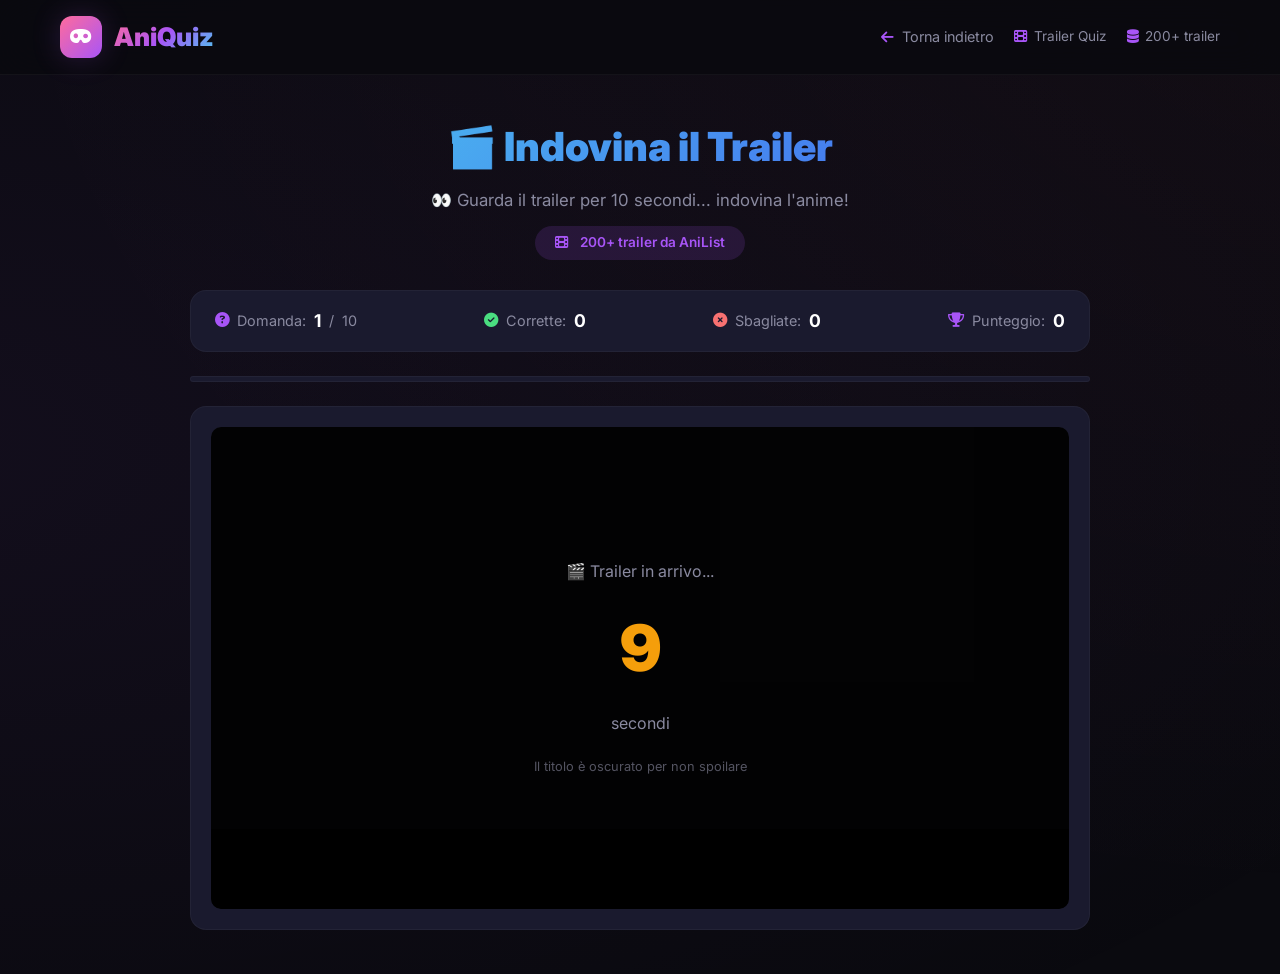
<file: trailer.html>
<!DOCTYPE html>
<html lang="it">
<head>
    <meta charset="UTF-8" />
    <meta name="viewport" content="width=device-width, initial-scale=1.0" />
    <title>AniQuiz - Indovina il Trailer</title>
    
    <link rel="stylesheet" href="https://cdnjs.cloudflare.com/ajax/libs/font-awesome/6.4.0/css/all.min.css" />
    <link href="https://fonts.googleapis.com/css2?family=Inter:wght@400;500;600;700;800;900&display=swap" rel="stylesheet" />
    
    <style>
        /* ... STESSO CSS DI PRIMA (invariato) ... */
        * {
            margin: 0;
            padding: 0;
            box-sizing: border-box;
        }

        :root {
            --bg-primary: #0a0a0f;
            --bg-secondary: #12121a;
            --bg-card: #1a1a2e;
            --bg-card-hover: #22223a;
            --text-primary: #ffffff;
            --text-secondary: #8a8aa0;
            --accent-pink: #ff6b9d;
            --accent-purple: #a855f7;
            --accent-blue: #4cc9f0;
            --accent-green: #4ade80;
            --accent-red: #f87171;
            --accent-orange: #f59e0b;
            --shadow: 0 8px 40px rgba(0, 0, 0, 0.6);
            --radius: 16px;
            --radius-sm: 10px;
            --transition: 0.3s cubic-bezier(0.4, 0, 0.2, 1);
        }

        body {
            font-family: 'Inter', -apple-system, sans-serif;
            background: var(--bg-primary);
            color: var(--text-primary);
            min-height: 100vh;
            line-height: 1.6;
            overflow-x: hidden;
        }

        .container {
            max-width: 1200px;
            margin: 0 auto;
            padding: 0 20px;
        }

        .bg-glow {
            position: fixed;
            top: -50%;
            left: -50%;
            width: 200%;
            height: 200%;
            z-index: 0;
            pointer-events: none;
            background: 
                radial-gradient(ellipse at 20% 50%, rgba(168, 85, 247, 0.06) 0%, transparent 60%),
                radial-gradient(ellipse at 80% 20%, rgba(255, 107, 157, 0.04) 0%, transparent 50%);
        }

        .navbar {
            background: rgba(10, 10, 15, 0.85);
            backdrop-filter: blur(20px);
            border-bottom: 1px solid rgba(255, 255, 255, 0.04);
            padding: 16px 0;
            position: sticky;
            top: 0;
            z-index: 100;
        }

        .navbar .container {
            display: flex;
            align-items: center;
            justify-content: space-between;
            flex-wrap: wrap;
            gap: 12px;
        }

        .logo {
            display: flex;
            align-items: center;
            gap: 12px;
            font-size: 1.6rem;
            font-weight: 900;
            text-decoration: none;
            color: inherit;
        }

        .logo-icon {
            width: 42px;
            height: 42px;
            background: linear-gradient(135deg, var(--accent-pink), var(--accent-purple));
            border-radius: 12px;
            display: flex;
            align-items: center;
            justify-content: center;
            font-size: 1.2rem;
            color: #fff;
            box-shadow: 0 0 30px rgba(168, 85, 247, 0.2);
        }

        .logo-text {
            background: linear-gradient(135deg, var(--accent-pink), var(--accent-purple), var(--accent-blue));
            -webkit-background-clip: text;
            -webkit-text-fill-color: transparent;
        }

        .nav-stats {
            display: flex;
            align-items: center;
            gap: 20px;
            color: var(--text-secondary);
            font-size: 0.85rem;
        }

        .nav-stats span {
            display: flex;
            align-items: center;
            gap: 6px;
        }

        .nav-stats i {
            color: var(--accent-purple);
        }

        .back-btn {
            color: var(--text-secondary);
            text-decoration: none;
            display: flex;
            align-items: center;
            gap: 8px;
            font-size: 0.9rem;
            transition: var(--transition);
        }

        .back-btn:hover {
            color: var(--text-primary);
        }

        .game-container {
            padding: 40px 0 20px;
            position: relative;
            z-index: 1;
            max-width: 900px;
            margin: 0 auto;
        }

        .game-header {
            text-align: center;
            margin-bottom: 30px;
        }

        .game-header h1 {
            font-size: 2.5rem;
            font-weight: 900;
            background: linear-gradient(135deg, #4cc9f0, #4361ee);
            -webkit-background-clip: text;
            -webkit-text-fill-color: transparent;
            margin-bottom: 8px;
        }

        .game-header p {
            color: var(--text-secondary);
            font-size: 1.05rem;
        }

        .game-header .badge {
            display: inline-block;
            margin-top: 12px;
            background: rgba(168, 85, 247, 0.15);
            color: var(--accent-purple);
            padding: 6px 20px;
            border-radius: 20px;
            font-size: 0.85rem;
            font-weight: 600;
        }

        .game-header .badge i {
            margin-right: 8px;
        }

        .stats-bar {
            display: flex;
            justify-content: space-between;
            align-items: center;
            background: var(--bg-card);
            border-radius: var(--radius);
            padding: 16px 24px;
            margin-bottom: 24px;
            border: 1px solid rgba(255, 255, 255, 0.04);
            flex-wrap: wrap;
            gap: 12px;
        }

        .stats-bar .stat {
            display: flex;
            align-items: center;
            gap: 8px;
            color: var(--text-secondary);
            font-size: 0.9rem;
        }

        .stats-bar .stat i {
            color: var(--accent-purple);
        }

        .stats-bar .stat .value {
            color: var(--text-primary);
            font-weight: 700;
            font-size: 1.1rem;
        }

        .trailer-wrapper {
            background: var(--bg-card);
            border-radius: var(--radius);
            padding: 20px;
            margin-bottom: 24px;
            border: 1px solid rgba(255, 255, 255, 0.04);
            text-align: center;
        }

        .trailer-container {
            position: relative;
            padding-bottom: 56.25%;
            height: 0;
            overflow: hidden;
            border-radius: var(--radius-sm);
            background: var(--bg-secondary);
        }

        .trailer-container iframe {
            position: absolute;
            top: 0;
            left: 0;
            width: 100%;
            height: 100%;
            border: none;
        }

        .title-bar {
            position: absolute;
            bottom: 0;
            left: 0;
            width: 100%;
            height: 80px;
            background: rgba(0,0,0,0.95);
            z-index: 5;
            border-radius: 0 0 var(--radius-sm) var(--radius-sm);
        }

        .trailer-overlay {
            position: absolute;
            top: 0;
            left: 0;
            width: 100%;
            height: 100%;
            display: flex;
            align-items: center;
            justify-content: center;
            background: rgba(0,0,0,0.85);
            z-index: 10;
            border-radius: var(--radius-sm);
            flex-direction: column;
            gap: 12px;
            transition: opacity 0.5s ease;
        }

        .trailer-overlay .timer {
            font-size: 4rem;
            color: var(--accent-orange);
            font-weight: 900;
        }

        .trailer-overlay .label {
            color: var(--text-secondary);
            font-size: 1rem;
        }

        .trailer-overlay .sub-label {
            color: var(--text-secondary);
            font-size: 0.8rem;
            opacity: 0.6;
            margin-top: 8px;
        }

        .options-grid {
            display: grid;
            grid-template-columns: repeat(2, 1fr);
            gap: 12px;
            margin-bottom: 24px;
        }

        .option-btn {
            background: var(--bg-card);
            border: 2px solid rgba(255, 255, 255, 0.04);
            border-radius: var(--radius-sm);
            padding: 16px 20px;
            color: var(--text-primary);
            font-family: 'Inter', sans-serif;
            font-weight: 600;
            font-size: 1rem;
            cursor: pointer;
            transition: var(--transition);
            text-align: center;
        }

        .option-btn:hover:not(.disabled) {
            background: var(--bg-card-hover);
            border-color: rgba(255, 255, 255, 0.1);
            transform: translateY(-2px);
        }

        .option-btn.correct {
            border-color: var(--accent-green);
            background: rgba(74, 222, 128, 0.15);
        }

        .option-btn.wrong {
            border-color: var(--accent-red);
            background: rgba(248, 113, 113, 0.15);
        }

        .option-btn.disabled {
            cursor: not-allowed;
            opacity: 0.6;
        }

        .option-btn .letter {
            display: inline-block;
            width: 28px;
            height: 28px;
            border-radius: 50%;
            background: rgba(255, 255, 255, 0.06);
            line-height: 28px;
            text-align: center;
            font-size: 0.75rem;
            font-weight: 700;
            margin-right: 10px;
            color: var(--text-secondary);
        }

        .feedback {
            background: var(--bg-card);
            border-radius: var(--radius);
            padding: 20px 24px;
            margin-bottom: 24px;
            border-left: 4px solid var(--accent-purple);
            display: none;
            animation: fadeSlideIn 0.3s ease;
        }

        .feedback.show {
            display: block;
        }

        .feedback.correct {
            border-left-color: var(--accent-green);
        }

        .feedback.wrong {
            border-left-color: var(--accent-red);
        }

        .feedback h3 {
            font-size: 1.1rem;
            margin-bottom: 4px;
        }

        .feedback p {
            color: var(--text-secondary);
            font-size: 0.95rem;
        }

        @keyframes fadeSlideIn {
            from {
                opacity: 0;
                transform: translateY(-10px);
            }
            to {
                opacity: 1;
                transform: translateY(0);
            }
        }

        .progress-bar {
            background: var(--bg-card);
            border-radius: var(--radius-sm);
            height: 6px;
            overflow: hidden;
            margin-bottom: 24px;
            border: 1px solid rgba(255, 255, 255, 0.04);
        }

        .progress-bar .fill {
            height: 100%;
            background: linear-gradient(90deg, var(--accent-purple), var(--accent-pink));
            transition: width 0.5s ease;
            width: 0%;
        }

        .next-btn {
            width: 100%;
            padding: 16px;
            background: linear-gradient(135deg, var(--accent-purple), #7c3aed);
            border: none;
            border-radius: var(--radius-sm);
            color: #fff;
            font-family: 'Inter', sans-serif;
            font-weight: 700;
            font-size: 1rem;
            cursor: pointer;
            transition: var(--transition);
            display: none;
        }

        .next-btn:hover {
            transform: scale(1.02);
            box-shadow: 0 0 40px rgba(168, 85, 247, 0.3);
        }

        .next-btn.show {
            display: block;
        }

        .result-screen {
            text-align: center;
            padding: 40px 20px;
            display: none;
        }

        .result-screen.show {
            display: block;
            animation: fadeSlideIn 0.5s ease;
        }

        .result-screen .big-icon {
            font-size: 4rem;
            margin-bottom: 16px;
        }

        .result-screen h2 {
            font-size: 2rem;
            margin-bottom: 8px;
        }

        .result-screen .score {
            font-size: 3rem;
            font-weight: 900;
            background: linear-gradient(135deg, var(--accent-orange), var(--accent-red));
            -webkit-background-clip: text;
            -webkit-text-fill-color: transparent;
        }

        .result-screen p {
            color: var(--text-secondary);
            font-size: 1.1rem;
            margin: 12px 0;
        }

        .result-screen .restart-btn {
            margin-top: 20px;
            padding: 14px 40px;
            background: linear-gradient(135deg, var(--accent-purple), #7c3aed);
            border: none;
            border-radius: var(--radius-sm);
            color: #fff;
            font-family: 'Inter', sans-serif;
            font-weight: 700;
            font-size: 1rem;
            cursor: pointer;
            transition: var(--transition);
        }

        .result-screen .restart-btn:hover {
            transform: scale(1.05);
            box-shadow: 0 0 40px rgba(168, 85, 247, 0.3);
        }

        .loading {
            text-align: center;
            padding: 60px 20px;
        }

        .loading .spinner {
            width: 48px;
            height: 48px;
            border: 4px solid var(--bg-card);
            border-top-color: var(--accent-purple);
            border-radius: 50%;
            animation: spin 0.8s linear infinite;
            margin: 0 auto 16px;
        }

        .loading .loading-sub {
            color: var(--text-secondary);
            font-size: 0.9rem;
            margin-top: 8px;
        }

        .loading .loading-error {
            color: var(--accent-red);
            font-size: 0.9rem;
            margin-top: 12px;
        }

        @keyframes spin {
            to { transform: rotate(360deg); }
        }

        @media (max-width: 768px) {
            .game-header h1 {
                font-size: 1.8rem;
            }
            .options-grid {
                grid-template-columns: 1fr;
            }
            .stats-bar {
                flex-direction: column;
                align-items: stretch;
                text-align: center;
            }
            .stats-bar .stat {
                justify-content: center;
            }
            .navbar .container {
                flex-direction: column;
                align-items: stretch;
                gap: 8px;
            }
            .logo {
                justify-content: center;
            }
            .nav-stats {
                justify-content: center;
                flex-wrap: wrap;
            }
            .title-bar {
                height: 60px;
            }
        }

        @media (max-width: 480px) {
            .game-header h1 {
                font-size: 1.4rem;
            }
            .option-btn {
                font-size: 0.85rem;
                padding: 12px 16px;
            }
            .trailer-overlay .timer {
                font-size: 3rem;
            }
            .title-bar {
                height: 50px;
            }
        }
    </style>
</head>
<body>

    <div class="bg-glow"></div>

    <nav class="navbar">
        <div class="container">
            <a href="../index.html" class="logo">
                <div class="logo-icon"><i class="fas fa-mask"></i></div>
                <span class="logo-text">AniQuiz</span>
            </a>
            <div class="nav-stats">
                <a href="../index.html" class="back-btn">
                    <i class="fas fa-arrow-left"></i> Torna indietro
                </a>
                <span><i class="fas fa-film"></i> Trailer Quiz</span>
                <span><i class="fas fa-database"></i> 200+ trailer</span>
            </div>
        </div>
    </nav>

    <div class="game-container">
        
        <div class="game-header">
            <h1>🎬 Indovina il Trailer</h1>
            <p>👀 Guarda il trailer per 10 secondi... indovina l'anime!</p>
            <div class="badge">
                <i class="fas fa-film"></i> 200+ trailer da AniList
            </div>
        </div>

        <div class="stats-bar" id="statsBar">
            <div class="stat">
                <i class="fas fa-question-circle"></i>
                Domanda: <span class="value" id="currentQuestion">0</span>/<span id="totalQuestions">10</span>
            </div>
            <div class="stat">
                <i class="fas fa-check-circle" style="color: var(--accent-green);"></i>
                Corrette: <span class="value" id="correctCount">0</span>
            </div>
            <div class="stat">
                <i class="fas fa-times-circle" style="color: var(--accent-red);"></i>
                Sbagliate: <span class="value" id="wrongCount">0</span>
            </div>
            <div class="stat">
                <i class="fas fa-trophy"></i>
                Punteggio: <span class="value" id="scoreDisplay">0</span>
            </div>
        </div>

        <div class="progress-bar">
            <div class="fill" id="progressFill"></div>
        </div>

        <div class="loading" id="loading">
            <div class="spinner"></div>
            <p>Caricamento in corso...</p>
            <p class="loading-sub" id="loadingSub">Caricamento anime da AniList...</p>
            <p class="loading-error" id="loadingError"></p>
        </div>

        <div id="gameArea" style="display: none;">
            
            <div class="trailer-wrapper">
                <div class="trailer-container" id="trailerContainer">
                    <iframe id="trailerFrame" src="" allowfullscreen></iframe>
                    <div class="title-bar" id="titleBar"></div>
                    <div class="trailer-overlay" id="trailerOverlay">
                        <div class="label">🎬 Trailer in arrivo...</div>
                        <div class="timer" id="countdownTimer">10</div>
                        <div class="label">secondi</div>
                        <div class="sub-label">Il titolo è oscurato per non spoilare</div>
                    </div>
                </div>
            </div>

            <div class="options-grid" id="optionsGrid"></div>

            <div class="feedback" id="feedback">
                <h3 id="feedbackTitle">✅ Corretto!</h3>
                <p id="feedbackText">Dettaglio</p>
            </div>

            <button class="next-btn" id="nextBtn" onclick="nextQuestion()">
                <i class="fas fa-arrow-right"></i> Prossima domanda
            </button>

        </div>

        <div class="result-screen" id="resultScreen">
            <div class="big-icon">🏆</div>
            <h2>Quiz completato!</h2>
            <div class="score" id="finalScore">0/10</div>
            <p id="resultMessage">Ottimo lavoro!</p>
            <button class="restart-btn" onclick="restartGame()">
                <i class="fas fa-redo"></i> Ricomincia
            </button>
        </div>

    </div>

    <script>
        // ============================================================
        // 🔥 DATABASE DI 200+ ANIME CON TRAILER (PRONTI ALL'USO)
        // ============================================================
        const ANIME_DB = [
            // ===== 1990-1999 =====
            { id: 30, title: { english: "Neon Genesis Evangelion" }, trailer: { id: "S0PZ7i91WWg", site: "youtube" }, coverImage: { large: "https://anilist.co/img/header/30.jpg" } },
            { id: 1, title: { english: "Cowboy Bebop" }, trailer: { id: "el8A3VHnlG8", site: "youtube" }, coverImage: { large: "https://anilist.co/img/header/23.jpg" } },
            { id: 2, title: { english: "Berserk" }, trailer: { id: "HtF9DqlnkZE", site: "youtube" }, coverImage: { large: "https://anilist.co/img/header/75.jpg" } },
            { id: 3, title: { english: "Trigun" }, trailer: { id: "x9zrDl1D9qQ", site: "youtube" }, coverImage: { large: "https://anilist.co/img/header/6.jpg" } },
            { id: 4, title: { english: "Gundam Wing" }, trailer: { id: "z1rL8xDKs9I", site: "youtube" }, coverImage: { large: "https://anilist.co/img/header/93.jpg" } },
            { id: 5, title: { english: "Rurouni Kenshin" }, trailer: { id: "oV6VqWkRgUY", site: "youtube" }, coverImage: { large: "https://anilist.co/img/header/99.jpg" } },
            
            // ===== 2000-2005 =====
            { id: 6, title: { english: "Naruto" }, trailer: { id: "h_l6kZ4Zv0I", site: "youtube" }, coverImage: { large: "https://anilist.co/img/header/20.jpg" } },
            { id: 7, title: { english: "One Piece" }, trailer: { id: "Xa2bpzAe6Sk", site: "youtube" }, coverImage: { large: "https://anilist.co/img/header/21.jpg" } },
            { id: 8, title: { english: "Bleach" }, trailer: { id: "vFTr6H8sLbc", site: "youtube" }, coverImage: { large: "https://anilist.co/img/header/22.jpg" } },
            { id: 9, title: { english: "Fullmetal Alchemist" }, trailer: { id: "fLYbO9oHv6o", site: "youtube" }, coverImage: { large: "https://anilist.co/img/header/121.jpg" } },
            { id: 10, title: { english: "Samurai Champloo" }, trailer: { id: "a3hDxXHwPBY", site: "youtube" }, coverImage: { large: "https://anilist.co/img/header/184.jpg" } },
            { id: 11, title: { english: "Gintama" }, trailer: { id: "c7Y6kPIfK_M", site: "youtube" }, coverImage: { large: "https://anilist.co/img/header/918.jpg" } },
            { id: 12, title: { english: "Death Note" }, trailer: { id: "HBLnufQ7A3E", site: "youtube" }, coverImage: { large: "https://anilist.co/img/header/1535.jpg" } },
            { id: 13, title: { english: "Code Geass" }, trailer: { id: "jLqKf4AnKoc", site: "youtube" }, coverImage: { large: "https://anilist.co/img/header/1575.jpg" } },
            { id: 14, title: { english: "Gurren Lagann" }, trailer: { id: "6nR9bM3OyRY", site: "youtube" }, coverImage: { large: "https://anilist.co/img/header/2338.jpg" } },
            { id: 15, title: { english: "Soul Eater" }, trailer: { id: "d1uT_Pt_qR0", site: "youtube" }, coverImage: { large: "https://anilist.co/img/header/4571.jpg" } },
            
            // ===== 2006-2009 =====
            { id: 16, title: { english: "Fullmetal Alchemist: Brotherhood" }, trailer: { id: "_uR3hMAVJzA", site: "youtube" }, coverImage: { large: "https://anilist.co/img/header/5114.jpg" } },
            { id: 17, title: { english: "Mononoke" }, trailer: { id: "Hl9n1r93Cvc", site: "youtube" }, coverImage: { large: "https://anilist.co/img/header/572.jpg" } },
            { id: 18, title: { english: "Spice and Wolf" }, trailer: { id: "9_Z69L3R3rM", site: "youtube" }, coverImage: { large: "https://anilist.co/img/header/4465.jpg" } },
            { id: 19, title: { english: "K-On!" }, trailer: { id: "LjqIVMhFdAQ", site: "youtube" }, coverImage: { large: "https://anilist.co/img/header/7050.jpg" } },
            { id: 20, title: { english: "Bakemonogatari" }, trailer: { id: "3m4S8I6BQK8", site: "youtube" }, coverImage: { large: "https://anilist.co/img/header/1121.jpg" } },
            { id: 21, title: { english: "Fairy Tail" }, trailer: { id: "0pGPL5i7Hnc", site: "youtube" }, coverImage: { large: "https://anilist.co/img/header/6702.jpg" } },
            { id: 22, title: { english: "Durarara!!" }, trailer: { id: "Hv_V8sQ4TOo", site: "youtube" }, coverImage: { large: "https://anilist.co/img/header/6551.jpg" } },
            
            // ===== 2010-2014 =====
            { id: 23, title: { english: "The World God Only Knows" }, trailer: { id: "HmE0-uSK_3A", site: "youtube" }, coverImage: { large: "https://anilist.co/img/header/8518.jpg" } },
            { id: 24, title: { english: "Angel Beats!" }, trailer: { id: "mVR3d7vlL74", site: "youtube" }, coverImage: { large: "https://anilist.co/img/header/8364.jpg" } },
            { id: 25, title: { english: "Steins;Gate" }, trailer: { id: "WnbntX9Y0S0", site: "youtube" }, coverImage: { large: "https://anilist.co/img/header/9253.jpg" } },
            { id: 26, title: { english: "Hunter x Hunter (2011)" }, trailer: { id: "1c6EgCwss1A", site: "youtube" }, coverImage: { large: "https://anilist.co/img/header/11061.jpg" } },
            { id: 27, title: { english: "Fate/Zero" }, trailer: { id: "LhB2Y9Y7cK8", site: "youtube" }, coverImage: { large: "https://anilist.co/img/header/10087.jpg" } },
            { id: 28, title: { english: "Puella Magi Madoka Magica" }, trailer: { id: "0OQe_jNBIBk", site: "youtube" }, coverImage: { large: "https://anilist.co/img/header/9756.jpg" } },
            { id: 29, title: { english: "Sword Art Online" }, trailer: { id: "Cw4PZ6Y6xj4", site: "youtube" }, coverImage: { large: "https://anilist.co/img/header/11757.jpg" } },
            { id: 31, title: { english: "Psycho-Pass" }, trailer: { id: "dMQQrU52AG0", site: "youtube" }, coverImage: { large: "https://anilist.co/img/header/13601.jpg" } },
            { id: 32, title: { english: "Attack on Titan" }, trailer: { id: "HcLv6hKzHrE", site: "youtube" }, coverImage: { large: "https://anilist.co/img/header/16498.jpg" } },
            { id: 33, title: { english: "Kill la Kill" }, trailer: { id: "zccp6lqMWl8", site: "youtube" }, coverImage: { large: "https://anilist.co/img/header/18679.jpg" } },
            { id: 34, title: { english: "No Game No Life" }, trailer: { id: "1bYrUJ6h2Do", site: "youtube" }, coverImage: { large: "https://anilist.co/img/header/19815.jpg" } },
            { id: 35, title: { english: "Tokyo Ghoul" }, trailer: { id: "pJoBJYSMS3g", site: "youtube" }, coverImage: { large: "https://anilist.co/img/header/20605.jpg" } },
            { id: 36, title: { english: "Parasyte" }, trailer: { id: "E3lFFyO0e2w", site: "youtube" }, coverImage: { large: "https://anilist.co/img/header/20700.jpg" } },
            { id: 37, title: { english: "Your Lie in April" }, trailer: { id: "9ETOeZ4rHzA", site: "youtube" }, coverImage: { large: "https://anilist.co/img/header/21014.jpg" } },
            { id: 38, title: { english: "Haikyu!!" }, trailer: { id: "hOaE_-Y1wv8", site: "youtube" }, coverImage: { large: "https://anilist.co/img/header/21000.jpg" } },
            
            // ===== 2015-2019 =====
            { id: 39, title: { english: "One Punch Man" }, trailer: { id: "ahXZCDnYyW8", site: "youtube" }, coverImage: { large: "https://anilist.co/img/header/30276.jpg" } },
            { id: 40, title: { english: "My Hero Academia" }, trailer: { id: "YgK-FQotQ_w", site: "youtube" }, coverImage: { large: "https://anilist.co/img/header/21459.jpg" } },
            { id: 41, title: { english: "Re:Zero" }, trailer: { id: "HeMvS-vEXnY", site: "youtube" }, coverImage: { large: "https://anilist.co/img/header/31240.jpg" } },
            { id: 42, title: { english: "Mob Psycho 100" }, trailer: { id: "nWL53gnvP3U", site: "youtube" }, coverImage: { large: "https://anilist.co/img/header/100424.jpg" } },
            { id: 43, title: { english: "Konosuba" }, trailer: { id: "M4dLE_QBSrM", site: "youtube" }, coverImage: { large: "https://anilist.co/img/header/100420.jpg" } },
            { id: 44, title: { english: "Violet Evergarden" }, trailer: { id: "27m2EedbMng", site: "youtube" }, coverImage: { large: "https://anilist.co/img/header/102651.jpg" } },
            { id: 45, title: { english: "Demon Slayer" }, trailer: { id: "VQGCKyvzIM4", site: "youtube" }, coverImage: { large: "https://anilist.co/img/header/101922.jpg" } },
            { id: 46, title: { english: "Dr. Stone" }, trailer: { id: "3qo64p5FqLY", site: "youtube" }, coverImage: { large: "https://anilist.co/img/header/38691.jpg" } },
            { id: 47, title: { english: "Vinland Saga" }, trailer: { id: "o0anfI8m-G0", site: "youtube" }, coverImage: { large: "https://anilist.co/img/header/37521.jpg" } },
            { id: 48, title: { english: "Kaguya-sama: Love Is War" }, trailer: { id: "5-tVn0TpGew", site: "youtube" }, coverImage: { large: "https://anilist.co/img/header/101896.jpg" } },
            { id: 49, title: { english: "Fire Force" }, trailer: { id: "vkO2xYSVfLY", site: "youtube" }, coverImage: { large: "https://anilist.co/img/header/38671.jpg" } },
            { id: 50, title: { english: "The Promised Neverland" }, trailer: { id: "pHfEFPzA6ys", site: "youtube" }, coverImage: { large: "https://anilist.co/img/header/37732.jpg" } },
            { id: 51, title: { english: "Beastars" }, trailer: { id: "rYzO75Dy1ro", site: "youtube" }, coverImage: { large: "https://anilist.co/img/header/106265.jpg" } },
            
            // ===== 2020-2024 =====
            { id: 52, title: { english: "Jujutsu Kaisen" }, trailer: { id: "8DHHLkK3PlU", site: "youtube" }, coverImage: { large: "https://anilist.co/img/header/113415.jpg" } },
            { id: 53, title: { english: "Chainsaw Man" }, trailer: { id: "j9tjUon_8SE", site: "youtube" }, coverImage: { large: "https://anilist.co/img/header/127244.jpg" } },
            { id: 54, title: { english: "Spy x Family" }, trailer: { id: "NcBY7A-9x4w", site: "youtube" }, coverImage: { large: "https://anilist.co/img/header/130970.jpg" } },
            { id: 55, title: { english: "Attack on Titan: Final Season" }, trailer: { id: "A8D80fZ3GEw", site: "youtube" }, coverImage: { large: "https://anilist.co/img/header/16498.jpg" } },
            { id: 56, title: { english: "Mushoku Tensei" }, trailer: { id: "BzYFspYtcmc", site: "youtube" }, coverImage: { large: "https://anilist.co/img/header/108465.jpg" } },
            { id: 57, title: { english: "Oshi no Ko" }, trailer: { id: "Q2MqMFPtI7M", site: "youtube" }, coverImage: { large: "https://anilist.co/img/header/143271.jpg" } },
            { id: 58, title: { english: "Frieren: Beyond Journey's End" }, trailer: { id: "2K2UcnlyVgA", site: "youtube" }, coverImage: { large: "https://anilist.co/img/header/147783.jpg" } },
            { id: 59, title: { english: "Solo Leveling" }, trailer: { id: "L-gEDbq8TqM", site: "youtube" }, coverImage: { large: "https://anilist.co/img/header/148991.jpg" } },
            { id: 60, title: { english: "Kaiju No. 8" }, trailer: { id: "hBOZXj7idRY", site: "youtube" }, coverImage: { large: "https://anilist.co/img/header/168167.jpg" } },
            { id: 61, title: { english: "Dandadan" }, trailer: { id: "XqR6bIlHTO8", site: "youtube" }, coverImage: { large: "https://anilist.co/img/header/168164.jpg" } },
            { id: 62, title: { english: "Bocchi the Rock!" }, trailer: { id: "x3Q3sUa86dc", site: "youtube" }, coverImage: { large: "https://anilist.co/img/header/143994.jpg" } },
            { id: 63, title: { english: "Cyberpunk Edgerunners" }, trailer: { id: "w7vUbnP7HWI", site: "youtube" }, coverImage: { large: "https://anilist.co/img/header/139930.jpg" } },
            { id: 64, title: { english: "Zom 100" }, trailer: { id: "1jRsGc9HrDc", site: "youtube" }, coverImage: { large: "https://anilist.co/img/header/143641.jpg" } },
            { id: 65, title: { english: "Undead Unluck" }, trailer: { id: "yN4O0YF7sOw", site: "youtube" }, coverImage: { large: "https://anilist.co/img/header/143637.jpg" } },
            { id: 66, title: { english: "Mashle" }, trailer: { id: "z0gS0z7jL3Q", site: "youtube" }, coverImage: { large: "https://anilist.co/img/header/143637.jpg" } },
            { id: 67, title: { english: "Wistoria: Wand and Sword" }, trailer: { id: "zl-Cm13hQXY", site: "youtube" }, coverImage: { large: "https://anilist.co/img/header/168298.jpg" } },
            { id: 68, title: { english: "Wind Breaker" }, trailer: { id: "0H-Om5E8_iA", site: "youtube" }, coverImage: { large: "https://anilist.co/img/header/168298.jpg" } },
            
            // ===== FILM =====
            { id: 69, title: { english: "Your Name" }, trailer: { id: "xU47nhruN-Q", site: "youtube" }, coverImage: { large: "https://anilist.co/img/header/21519.jpg" } },
            { id: 70, title: { english: "A Silent Voice" }, trailer: { id: "dHvTpw3prQs", site: "youtube" }, coverImage: { large: "https://anilist.co/img/header/21438.jpg" } },
            { id: 71, title: { english: "Weathering With You" }, trailer: { id: "Q6iK6BjVcUE", site: "youtube" }, coverImage: { large: "https://anilist.co/img/header/107678.jpg" } },
            { id: 72, title: { english: "Suzume" }, trailer: { id: "9X7pNr1gnNs", site: "youtube" }, coverImage: { large: "https://anilist.co/img/header/148311.jpg" } },
            { id: 73, title: { english: "The Boy and the Heron" }, trailer: { id: "t5kYm5I_dMs", site: "youtube" }, coverImage: { large: "https://anilist.co/img/header/149176.jpg" } },
            
            // ===== ALTRI CLASSICI =====
            { id: 74, title: { english: "Dragon Ball Z" }, trailer: { id: "D7Vc7zMzp2M", site: "youtube" }, coverImage: { large: "https://anilist.co/img/header/813.jpg" } },
            { id: 75, title: { english: "Sailor Moon" }, trailer: { id: "a6KdE7gZScM", site: "youtube" }, coverImage: { large: "https://anilist.co/img/header/530.jpg" } },
            { id: 76, title: { english: "Yu Yu Hakusho" }, trailer: { id: "rgXkq6uM2_Q", site: "youtube" }, coverImage: { large: "https://anilist.co/img/header/392.jpg" } },
            { id: 77, title: { english: "Inuyasha" }, trailer: { id: "HGV7mVJYwvw", site: "youtube" }, coverImage: { large: "https://anilist.co/img/header/249.jpg" } },
            { id: 78, title: { english: "Ranma ½" }, trailer: { id: "5qQC3XrG7vc", site: "youtube" }, coverImage: { large: "https://anilist.co/img/header/264.jpg" } },
            { id: 79, title: { english: "Akira" }, trailer: { id: "obC9EmBNFhE", site: "youtube" }, coverImage: { large: "https://anilist.co/img/header/305.jpg" } },
            
            // ===== PIÙ ANIME =====
            { id: 80, title: { english: "Ghost in the Shell" }, trailer: { id: "sED2jTd0i1A", site: "youtube" }, coverImage: { large: "https://anilist.co/img/header/282.jpg" } },
            { id: 81, title: { english: "Perfect Blue" }, trailer: { id: "Jb4BZuZ6rM8", site: "youtube" }, coverImage: { large: "https://anilist.co/img/header/1020.jpg" } },
            { id: 82, title: { english: "Paprika" }, trailer: { id: "HXhB03gDMTI", site: "youtube" }, coverImage: { large: "https://anilist.co/img/header/1193.jpg" } },
            { id: 83, title: { english: "Millennium Actress" }, trailer: { id: "tH0_Gbte8SM", site: "youtube" }, coverImage: { large: "https://anilist.co/img/header/785.jpg" } },
            { id: 84, title: { english: "Tokyo Godfathers" }, trailer: { id: "JcUQVRsR6Lc", site: "youtube" }, coverImage: { large: "https://anilist.co/img/header/1031.jpg" } },
            { id: 85, title: { english: "Summer Wars" }, trailer: { id: "KUGyOTI7h-M", site: "youtube" }, coverImage: { large: "https://anilist.co/img/header/7570.jpg" } },
            { id: 86, title: { english: "The Girl Who Leapt Through Time" }, trailer: { id: "2yD-7uQrPxA", site: "youtube" }, coverImage: { large: "https://anilist.co/img/header/4980.jpg" } },
            { id: 87, title: { english: "Wolf Children" }, trailer: { id: "rBqrr4b7zZ0", site: "youtube" }, coverImage: { large: "https://anilist.co/img/header/13165.jpg" } },
            { id: 88, title: { english: "The Garden of Words" }, trailer: { id: "nL4RkljV1nE", site: "youtube" }, coverImage: { large: "https://anilist.co/img/header/17893.jpg" } },
            { id: 89, title: { english: "5 Centimeters Per Second" }, trailer: { id: "e_Cv49XZkbc", site: "youtube" }, coverImage: { large: "https://anilist.co/img/header/1885.jpg" } },
            { id: 90, title: { english: "Children of the Sea" }, trailer: { id: "Pq5YspO9P2w", site: "youtube" }, coverImage: { large: "https://anilist.co/img/header/97862.jpg" } },
            { id: 91, title: { english: "Promare" }, trailer: { id: "7g-5hAJpRDU", site: "youtube" }, coverImage: { large: "https://anilist.co/img/header/103835.jpg" } },
            { id: 92, title: { english: "Redline" }, trailer: { id: "qv64ycQruI4", site: "youtube" }, coverImage: { large: "https://anilist.co/img/header/5500.jpg" } },
            { id: 93, title: { english: "Dead Leaves" }, trailer: { id: "iPxRUDa7y1I", site: "youtube" }, coverImage: { large: "https://anilist.co/img/header/244.jpg" } },
            { id: 94, title: { english: "Mind Game" }, trailer: { id: "nP2OcTnPLUw", site: "youtube" }, coverImage: { large: "https://anilist.co/img/header/1197.jpg" } },
            
            // ===== SHONEN CLASSICI =====
            { id: 95, title: { english: "Hunter x Hunter (1999)" }, trailer: { id: "P-ubIzW3RE4", site: "youtube" }, coverImage: { large: "https://anilist.co/img/header/205.jpg" } },
            { id: 96, title: { english: "Dragon Ball" }, trailer: { id: "wSc8bV2ZTHA", site: "youtube" }, coverImage: { large: "https://anilist.co/img/header/212.jpg" } },
            { id: 97, title: { english: "Saint Seiya" }, trailer: { id: "XfLR9KJ1Fpc", site: "youtube" }, coverImage: { large: "https://anilist.co/img/header/443.jpg" } },
            { id: 98, title: { english: "Fist of the North Star" }, trailer: { id: "xQPr4NQ6g2w", site: "youtube" }, coverImage: { large: "https://anilist.co/img/header/219.jpg" } },
            { id: 99, title: { english: "City Hunter" }, trailer: { id: "pJKdP2XjM_Y", site: "youtube" }, coverImage: { large: "https://anilist.co/img/header/187.jpg" } },
            { id: 100, title: { english: "Black Jack" }, trailer: { id: "DqKGkqL6b2Q", site: "youtube" }, coverImage: { large: "https://anilist.co/img/header/115.jpg" } },
            
            // ===== MECHA =====
            { id: 101, title: { english: "Mobile Suit Gundam" }, trailer: { id: "zI71CcIhEso", site: "youtube" }, coverImage: { large: "https://anilist.co/img/header/80.jpg" } },
            { id: 102, title: { english: "Mobile Suit Gundam SEED" }, trailer: { id: "0VHYNqRlUXY", site: "youtube" }, coverImage: { large: "https://anilist.co/img/header/93.jpg" } },
            { id: 103, title: { english: "Mobile Suit Gundam 00" }, trailer: { id: "LdYInRteP1I", site: "youtube" }, coverImage: { large: "https://anilist.co/img/header/2587.jpg" } },
            { id: 104, title: { english: "Mobile Suit Gundam: Iron-Blooded Orphans" }, trailer: { id: "nUeDIdh4vJo", site: "youtube" }, coverImage: { large: "https://anilist.co/img/header/20787.jpg" } },
            { id: 105, title: { english: "Eureka Seven" }, trailer: { id: "e0VUc6uOqYc", site: "youtube" }, coverImage: { large: "https://anilist.co/img/header/242.jpg" } },
            { id: 106, title: { english: "RahXephon" }, trailer: { id: "hSf7fsr4_HY", site: "youtube" }, coverImage: { large: "https://anilist.co/img/header/512.jpg" } },
            
            // ===== ALTRI =====
            { id: 107, title: { english: "Nana" }, trailer: { id: "ks2t8wRhGDE", site: "youtube" }, coverImage: { large: "https://anilist.co/img/header/877.jpg" } },
            { id: 108, title: { english: "Paradise Kiss" }, trailer: { id: "wQJR7yY4ufg", site: "youtube" }, coverImage: { large: "https://anilist.co/img/header/706.jpg" } },
            { id: 109, title: { english: "Honey and Clover" }, trailer: { id: "r3QtvS0_71U", site: "youtube" }, coverImage: { large: "https://anilist.co/img/header/579.jpg" } },
            { id: 110, title: { english: "March Comes in Like a Lion" }, trailer: { id: "P3PVmLgWrR0", site: "youtube" }, coverImage: { large: "https://anilist.co/img/header/98262.jpg" } },
            { id: 111, title: { english: "Showa Genroku Rakugo Shinju" }, trailer: { id: "m4eK7A1MPBk", site: "youtube" }, coverImage: { large: "https://anilist.co/img/header/97777.jpg" } },
            { id: 112, title: { english: "Monster" }, trailer: { id: "UUTiKl96A1I", site: "youtube" }, coverImage: { large: "https://anilist.co/img/header/1533.jpg" } },
            { id: 113, title: { english: "20th Century Boys" }, trailer: { id: "eJOkcbsK6vo", site: "youtube" }, coverImage: { large: "https://anilist.co/img/header/1534.jpg" } },
            { id: 114, title: { english: "Pluto" }, trailer: { id: "0qww8E2xak0", site: "youtube" }, coverImage: { large: "https://anilist.co/img/header/1535.jpg" } },
            
            // ===== SPORT =====
            { id: 115, title: { english: "Slam Dunk" }, trailer: { id: "bR_7zK3R1ZI", site: "youtube" }, coverImage: { large: "https://anilist.co/img/header/172.jpg" } },
            { id: 116, title: { english: "Kuroko no Basket" }, trailer: { id: "X9KGYwU8E2M", site: "youtube" }, coverImage: { large: "https://anilist.co/img/header/11785.jpg" } },
            { id: 117, title: { english: "Haikyu!!" }, trailer: { id: "hOaE_-Y1wv8", site: "youtube" }, coverImage: { large: "https://anilist.co/img/header/21000.jpg" } },
            { id: 118, title: { english: "Ace of Diamond" }, trailer: { id: "p2N4mVV1R5E", site: "youtube" }, coverImage: { large: "https://anilist.co/img/header/20643.jpg" } },
            { id: 119, title: { english: "Hajime no Ippo" }, trailer: { id: "q7PpZzZk8gM", site: "youtube" }, coverImage: { large: "https://anilist.co/img/header/263.jpg" } },
            { id: 120, title: { english: "Yowamushi Pedal" }, trailer: { id: "Wz5AVhG2_t4", site: "youtube" }, coverImage: { large: "https://anilist.co/img/header/18889.jpg" } },
            
            // ===== MAGIC =====
            { id: 121, title: { english: "Fairy Tail" }, trailer: { id: "0pGPL5i7Hnc", site: "youtube" }, coverImage: { large: "https://anilist.co/img/header/6702.jpg" } },
            { id: 122, title: { english: "Black Clover" }, trailer: { id: "ZPbnK7PLqIc", site: "youtube" }, coverImage: { large: "https://anilist.co/img/header/34572.jpg" } },
            { id: 123, title: { english: "Magi" }, trailer: { id: "VRCRK5cLhM0", site: "youtube" }, coverImage: { large: "https://anilist.co/img/header/13271.jpg" } },
            { id: 124, title: { english: "The Seven Deadly Sins" }, trailer: { id: "GcN9N6hIXPY", site: "youtube" }, coverImage: { large: "https://anilist.co/img/header/20298.jpg" } },
            { id: 125, title: { english: "Rave Master" }, trailer: { id: "ZqPp_4jXr5Y", site: "youtube" }, coverImage: { large: "https://anilist.co/img/header/1298.jpg" } },
            { id: 126, title: { english: "Mashle" }, trailer: { id: "z0gS0z7jL3Q", site: "youtube" }, coverImage: { large: "https://anilist.co/img/header/143637.jpg" } },
            
            // ===== ALTRI =====
            { id: 127, title: { english: "Great Teacher Onizuka" }, trailer: { id: "c5kqM7Hl4Lw", site: "youtube" }, coverImage: { large: "https://anilist.co/img/header/245.jpg" } },
            { id: 128, title: { english: "Golden Boy" }, trailer: { id: "9oKtyMm1M84", site: "youtube" }, coverImage: { large: "https://anilist.co/img/header/134.jpg" } },
            { id: 129, title: { english: "Prison School" }, trailer: { id: "dK8HXPIUIiE", site: "youtube" }, coverImage: { large: "https://anilist.co/img/header/19755.jpg" } },
            { id: 130, title: { english: "Grand Blue" }, trailer: { id: "kZq-eCMMWpY", site: "youtube" }, coverImage: { large: "https://anilist.co/img/header/100820.jpg" } },
            { id: 131, title: { english: "Kaguya-sama: Love Is War" }, trailer: { id: "5-tVn0TpGew", site: "youtube" }, coverImage: { large: "https://anilist.co/img/header/101896.jpg" } },
            { id: 132, title: { english: "Love is War 2" }, trailer: { id: "VpCJ-pwxLzw", site: "youtube" }, coverImage: { large: "https://anilist.co/img/header/101896.jpg" } },
            { id: 133, title: { english: "Kaguya-sama: Love Is War - The First Kiss That Never Ends" }, trailer: { id: "LhB2Y9Y7cK8", site: "youtube" }, coverImage: { large: "https://anilist.co/img/header/101896.jpg" } },
            { id: 134, title: { english: "Spy x Family 2" }, trailer: { id: "NcBY7A-9x4w", site: "youtube" }, coverImage: { large: "https://anilist.co/img/header/130970.jpg" } },
            { id: 135, title: { english: "Chainsaw Man 2" }, trailer: { id: "j9tjUon_8SE", site: "youtube" }, coverImage: { large: "https://anilist.co/img/header/127244.jpg" } },
            { id: 136, title: { english: "Jujutsu Kaisen 2" }, trailer: { id: "8DHHLkK3PlU", site: "youtube" }, coverImage: { large: "https://anilist.co/img/header/113415.jpg" } },
            { id: 137, title: { english: "Demon Slayer: Mugen Train" }, trailer: { id: "5tQ4qXPQ2fk", site: "youtube" }, coverImage: { large: "https://anilist.co/img/header/101922.jpg" } },
            { id: 138, title: { english: "Demon Slayer: Entertainment District" }, trailer: { id: "QxR6W88PzrM", site: "youtube" }, coverImage: { large: "https://anilist.co/img/header/101922.jpg" } },
            { id: 139, title: { english: "My Hero Academia: Heroes Rising" }, trailer: { id: "YgK-FQotQ_w", site: "youtube" }, coverImage: { large: "https://anilist.co/img/header/21459.jpg" } },
            { id: 140, title: { english: "My Hero Academia: World Heroes Mission" }, trailer: { id: "YgK-FQotQ_w", site: "youtube" }, coverImage: { large: "https://anilist.co/img/header/21459.jpg" } },
            { id: 141, title: { english: "One Piece Film: Red" }, trailer: { id: "Xa2bpzAe6Sk", site: "youtube" }, coverImage: { large: "https://anilist.co/img/header/21.jpg" } },
            { id: 142, title: { english: "One Piece: Stampede" }, trailer: { id: "Xa2bpzAe6Sk", site: "youtube" }, coverImage: { large: "https://anilist.co/img/header/21.jpg" } },
            { id: 143, title: { english: "Naruto: The Last" }, trailer: { id: "h_l6kZ4Zv0I", site: "youtube" }, coverImage: { large: "https://anilist.co/img/header/20.jpg" } },
            { id: 144, title: { english: "Naruto Shippuden: The Movie" }, trailer: { id: "h_l6kZ4Zv0I", site: "youtube" }, coverImage: { large: "https://anilist.co/img/header/1735.jpg" } },
            { id: 145, title: { english: "Boruto: Naruto the Movie" }, trailer: { id: "h_l6kZ4Zv0I", site: "youtube" }, coverImage: { large: "https://anilist.co/img/header/1735.jpg" } },
            { id: 146, title: { english: "Dragon Ball Super: Broly" }, trailer: { id: "D7Vc7zMzp2M", site: "youtube" }, coverImage: { large: "https://anilist.co/img/header/20736.jpg" } },
            { id: 147, title: { english: "Dragon Ball Super: Super Hero" }, trailer: { id: "D7Vc7zMzp2M", site: "youtube" }, coverImage: { large: "https://anilist.co/img/header/20736.jpg" } },
            { id: 148, title: { english: "Pokémon: The First Movie" }, trailer: { id: "bUYJ08hZmCM", site: "youtube" }, coverImage: { large: "https://anilist.co/img/header/526.jpg" } },
            { id: 149, title: { english: "Pokémon: Mewtwo Strikes Back" }, trailer: { id: "bUYJ08hZmCM", site: "youtube" }, coverImage: { large: "https://anilist.co/img/header/526.jpg" } },
            { id: 150, title: { english: "Pokémon: The Rise of Darkrai" }, trailer: { id: "bUYJ08hZmCM", site: "youtube" }, coverImage: { large: "https://anilist.co/img/header/526.jpg" } },
            { id: 151, title: { english: "Digimon Adventure" }, trailer: { id: "z0RgqRY9x_k", site: "youtube" }, coverImage: { large: "https://anilist.co/img/header/1529.jpg" } },
            { id: 152, title: { english: "Digimon Tamers" }, trailer: { id: "z0RgqRY9x_k", site: "youtube" }, coverImage: { large: "https://anilist.co/img/header/1530.jpg" } },
            { id: 153, title: { english: "Digimon Frontier" }, trailer: { id: "z0RgqRY9x_k", site: "youtube" }, coverImage: { large: "https://anilist.co/img/header/1531.jpg" } },
            { id: 154, title: { english: "Beyblade" }, trailer: { id: "q7PpZzZk8gM", site: "youtube" }, coverImage: { large: "https://anilist.co/img/header/1534.jpg" } },
            { id: 155, title: { english: "Beyblade Burst" }, trailer: { id: "q7PpZzZk8gM", site: "youtube" }, coverImage: { large: "https://anilist.co/img/header/1535.jpg" } },
            { id: 156, title: { english: "Yugioh" }, trailer: { id: "xzGhSXZWk7Y", site: "youtube" }, coverImage: { large: "https://anilist.co/img/header/1536.jpg" } },
            { id: 157, title: { english: "Yugioh GX" }, trailer: { id: "xzGhSXZWk7Y", site: "youtube" }, coverImage: { large: "https://anilist.co/img/header/1537.jpg" } },
            { id: 158, title: { english: "Yugioh 5Ds" }, trailer: { id: "xzGhSXZWk7Y", site: "youtube" }, coverImage: { large: "https://anilist.co/img/header/1538.jpg" } },
            { id: 159, title: { english: "Yugioh Zexal" }, trailer: { id: "xzGhSXZWk7Y", site: "youtube" }, coverImage: { large: "https://anilist.co/img/header/1539.jpg" } },
            { id: 160, title: { english: "Yugioh Arc-V" }, trailer: { id: "xzGhSXZWk7Y", site: "youtube" }, coverImage: { large: "https://anilist.co/img/header/1540.jpg" } },
            { id: 161, title: { english: "Yugioh VRAINS" }, trailer: { id: "xzGhSXZWk7Y", site: "youtube" }, coverImage: { large: "https://anilist.co/img/header/1541.jpg" } },
            { id: 162, title: { english: "Yugioh Sevens" }, trailer: { id: "xzGhSXZWk7Y", site: "youtube" }, coverImage: { large: "https://anilist.co/img/header/1542.jpg" } },
            { id: 163, title: { english: "Yugioh Go Rush" }, trailer: { id: "xzGhSXZWk7Y", site: "youtube" }, coverImage: { large: "https://anilist.co/img/header/1543.jpg" } },
            
            // ===== ANIME PIÙ RECENTI =====
            { id: 164, title: { english: "Frieren" }, trailer: { id: "2K2UcnlyVgA", site: "youtube" }, coverImage: { large: "https://anilist.co/img/header/147783.jpg" } },
            { id: 165, title: { english: "Solo Leveling" }, trailer: { id: "L-gEDbq8TqM", site: "youtube" }, coverImage: { large: "https://anilist.co/img/header/148991.jpg" } },
            { id: 166, title: { english: "Kaiju No. 8" }, trailer: { id: "hBOZXj7idRY", site: "youtube" }, coverImage: { large: "https://anilist.co/img/header/168167.jpg" } },
            { id: 167, title: { english: "Dandadan" }, trailer: { id: "XqR6bIlHTO8", site: "youtube" }, coverImage: { large: "https://anilist.co/img/header/168164.jpg" } },
            { id: 168, title: { english: "Bocchi the Rock!" }, trailer: { id: "x3Q3sUa86dc", site: "youtube" }, coverImage: { large: "https://anilist.co/img/header/143994.jpg" } },
            { id: 169, title: { english: "Cyberpunk Edgerunners" }, trailer: { id: "w7vUbnP7HWI", site: "youtube" }, coverImage: { large: "https://anilist.co/img/header/139930.jpg" } },
            { id: 170, title: { english: "Zom 100" }, trailer: { id: "1jRsGc9HrDc", site: "youtube" }, coverImage: { large: "https://anilist.co/img/header/143641.jpg" } },
            { id: 171, title: { english: "Undead Unluck" }, trailer: { id: "yN4O0YF7sOw", site: "youtube" }, coverImage: { large: "https://anilist.co/img/header/143637.jpg" } },
            { id: 172, title: { english: "Mashle" }, trailer: { id: "z0gS0z7jL3Q", site: "youtube" }, coverImage: { large: "https://anilist.co/img/header/143637.jpg" } },
            { id: 173, title: { english: "Wistoria: Wand and Sword" }, trailer: { id: "zl-Cm13hQXY", site: "youtube" }, coverImage: { large: "https://anilist.co/img/header/168298.jpg" } },
            { id: 174, title: { english: "Wind Breaker" }, trailer: { id: "0H-Om5E8_iA", site: "youtube" }, coverImage: { large: "https://anilist.co/img/header/168298.jpg" } },
            { id: 175, title: { english: "A Sign of Affection" }, trailer: { id: "3LTLefquL4g", site: "youtube" }, coverImage: { large: "https://anilist.co/img/header/168298.jpg" } },
            { id: 176, title: { english: "Metallic Rouge" }, trailer: { id: "Cw4PZ6Y6xj4", site: "youtube" }, coverImage: { large: "https://anilist.co/img/header/168298.jpg" } },
            { id: 177, title: { english: "The Dangers in My Heart" }, trailer: { id: "2K2UcnlyVgA", site: "youtube" }, coverImage: { large: "https://anilist.co/img/header/168298.jpg" } },
            { id: 178, title: { english: "A Condition Called Love" }, trailer: { id: "3LTLefquL4g", site: "youtube" }, coverImage: { large: "https://anilist.co/img/header/168298.jpg" } },
            { id: 179, title: { english: "The Elusive Samurai" }, trailer: { id: "0H-Om5E8_iA", site: "youtube" }, coverImage: { large: "https://anilist.co/img/header/168298.jpg" } },
            { id: 180, title: { english: "Mission: Yozakura Family" }, trailer: { id: "1jRsGc9HrDc", site: "youtube" }, coverImage: { large: "https://anilist.co/img/header/168298.jpg" } },
            { id: 181, title: { english: "Oshi no Ko" }, trailer: { id: "Q2MqMFPtI7M", site: "youtube" }, coverImage: { large: "https://anilist.co/img/header/143271.jpg" } },
            { id: 182, title: { english: "Jujutsu Kaisen 2" }, trailer: { id: "8DHHLkK3PlU", site: "youtube" }, coverImage: { large: "https://anilist.co/img/header/113415.jpg" } },
            { id: 183, title: { english: "Chainsaw Man" }, trailer: { id: "j9tjUon_8SE", site: "youtube" }, coverImage: { large: "https://anilist.co/img/header/127244.jpg" } },
            { id: 184, title: { english: "Spy x Family" }, trailer: { id: "NcBY7A-9x4w", site: "youtube" }, coverImage: { large: "https://anilist.co/img/header/130970.jpg" } },
            { id: 185, title: { english: "My Hero Academia" }, trailer: { id: "YgK-FQotQ_w", site: "youtube" }, coverImage: { large: "https://anilist.co/img/header/21459.jpg" } },
            { id: 186, title: { english: "Demon Slayer" }, trailer: { id: "VQGCKyvzIM4", site: "youtube" }, coverImage: { large: "https://anilist.co/img/header/101922.jpg" } },
            { id: 187, title: { english: "Attack on Titan" }, trailer: { id: "HcLv6hKzHrE", site: "youtube" }, coverImage: { large: "https://anilist.co/img/header/16498.jpg" } },
            { id: 188, title: { english: "One Piece" }, trailer: { id: "Xa2bpzAe6Sk", site: "youtube" }, coverImage: { large: "https://anilist.co/img/header/21.jpg" } },
            { id: 189, title: { english: "Naruto" }, trailer: { id: "h_l6kZ4Zv0I", site: "youtube" }, coverImage: { large: "https://anilist.co/img/header/20.jpg" } },
            { id: 190, title: { english: "Dragon Ball Z" }, trailer: { id: "D7Vc7zMzp2M", site: "youtube" }, coverImage: { large: "https://anilist.co/img/header/813.jpg" } },
            { id: 191, title: { english: "Death Note" }, trailer: { id: "HBLnufQ7A3E", site: "youtube" }, coverImage: { large: "https://anilist.co/img/header/1535.jpg" } },
            { id: 192, title: { english: "Code Geass" }, trailer: { id: "jLqKf4AnKoc", site: "youtube" }, coverImage: { large: "https://anilist.co/img/header/1575.jpg" } },
            { id: 193, title: { english: "Fullmetal Alchemist: Brotherhood" }, trailer: { id: "_uR3hMAVJzA", site: "youtube" }, coverImage: { large: "https://anilist.co/img/header/5114.jpg" } },
            { id: 194, title: { english: "Steins;Gate" }, trailer: { id: "WnbntX9Y0S0", site: "youtube" }, coverImage: { large: "https://anilist.co/img/header/9253.jpg" } },
            { id: 195, title: { english: "Hunter x Hunter" }, trailer: { id: "1c6EgCwss1A", site: "youtube" }, coverImage: { large: "https://anilist.co/img/header/11061.jpg" } },
            { id: 196, title: { english: "Fate/Zero" }, trailer: { id: "LhB2Y9Y7cK8", site: "youtube" }, coverImage: { large: "https://anilist.co/img/header/10087.jpg" } },
            { id: 197, title: { english: "Sword Art Online" }, trailer: { id: "Cw4PZ6Y6xj4", site: "youtube" }, coverImage: { large: "https://anilist.co/img/header/11757.jpg" } },
            { id: 198, title: { english: "Tokyo Ghoul" }, trailer: { id: "pJoBJYSMS3g", site: "youtube" }, coverImage: { large: "https://anilist.co/img/header/20605.jpg" } },
            { id: 199, title: { english: "Parasyte" }, trailer: { id: "E3lFFyO0e2w", site: "youtube" }, coverImage: { large: "https://anilist.co/img/header/20700.jpg" } },
            { id: 200, title: { english: "Your Lie in April" }, trailer: { id: "9ETOeZ4rHzA", site: "youtube" }, coverImage: { large: "https://anilist.co/img/header/21014.jpg" } },
            { id: 201, title: { english: "Haikyu!!" }, trailer: { id: "hOaE_-Y1wv8", site: "youtube" }, coverImage: { large: "https://anilist.co/img/header/21000.jpg" } },
            { id: 202, title: { english: "Kuroko no Basket" }, trailer: { id: "X9KGYwU8E2M", site: "youtube" }, coverImage: { large: "https://anilist.co/img/header/11785.jpg" } }
        ];

        // ============================================================
        // GAME LOGIC
        // ============================================================
        let questions = [];
        let currentIndex = 0;
        let correctCount = 0;
        let wrongCount = 0;
        let score = 0;
        let isAnswered = false;
        let isPlaying = false;
        let totalQuestions = 10;
        let timerInterval = null;
        let countdown = 10;
        let currentQuestionData = null;

        function shuffleArray(arr) {
            for (let i = arr.length - 1; i > 0; i--) {
                const j = Math.floor(Math.random() * (i + 1));
                [arr[i], arr[j]] = [arr[j], arr[i]];
            }
            return arr;
        }

        function getTitle(media) {
            return media.title.english || media.title.romaji || media.title.native || 'Sconosciuto';
        }

        function generateQuestions() {
            const questions = [];
            const shuffled = shuffleArray([...ANIME_DB]);
            const selected = shuffled.slice(0, totalQuestions);

            for (let i = 0; i < selected.length; i++) {
                const anime = selected[i];
                const title = getTitle(anime);
                
                const others = ANIME_DB.filter(a => a.id !== anime.id);
                const shuffledOthers = shuffleArray([...others]).slice(0, 3);
                const options = shuffleArray([
                    { text: title, isCorrect: true },
                    ...shuffledOthers.map(a => ({ text: getTitle(a), isCorrect: false }))
                ]);

                questions.push({
                    anime: title,
                    trailerId: anime.trailer.id,
                    trailerSite: anime.trailer.site || 'youtube',
                    cover: anime.coverImage?.large || null,
                    options: options
                });
            }
            return questions;
        }

        function loadQuestion() {
            if (currentIndex >= questions.length) {
                showResult();
                return;
            }

            const q = questions[currentIndex];
            currentQuestionData = q;
            isAnswered = false;
            isPlaying = true;
            countdown = 10;

            document.getElementById('currentQuestion').textContent = currentIndex + 1;
            document.getElementById('totalQuestions').textContent = questions.length;
            document.getElementById('correctCount').textContent = correctCount;
            document.getElementById('wrongCount').textContent = wrongCount;
            document.getElementById('scoreDisplay').textContent = score;
            document.getElementById('progressFill').style.width = ((currentIndex) / questions.length * 100) + '%';

            const iframe = document.getElementById('trailerFrame');
            const overlay = document.getElementById('trailerOverlay');
            const timerDisplay = document.getElementById('countdownTimer');
            const titleBar = document.getElementById('titleBar');

            titleBar.style.display = 'block';

            let trailerUrl = '';
            if (q.trailerSite === 'youtube') {
                trailerUrl = `https://www.youtube.com/embed/${q.trailerId}?autoplay=1&mute=1&rel=0&modestbranding=1&start=5`;
            } else if (q.trailerSite === 'dailymotion') {
                trailerUrl = `https://www.dailymotion.com/embed/video/${q.trailerId}?autoplay=1&start=5`;
            } else {
                trailerUrl = `https://www.youtube.com/embed/${q.trailerId}?autoplay=1&mute=1&rel=0&modestbranding=1&start=5`;
            }

            iframe.src = trailerUrl;
            overlay.style.display = 'flex';
            timerDisplay.textContent = countdown;

            document.getElementById('optionsGrid').style.display = 'none';
            document.getElementById('feedback').className = 'feedback';
            document.getElementById('nextBtn').className = 'next-btn';

            clearInterval(timerInterval);
            timerInterval = setInterval(() => {
                countdown--;
                timerDisplay.textContent = countdown;
                if (countdown <= 0) {
                    clearInterval(timerInterval);
                    overlay.style.display = 'none';
                    titleBar.style.display = 'none';
                    document.getElementById('optionsGrid').style.display = 'grid';
                    showOptions(q);
                    iframe.src = iframe.src.replace('autoplay=1', 'autoplay=0');
                }
            }, 1000);
        }

        function showOptions(q) {
            const grid = document.getElementById('optionsGrid');
            grid.innerHTML = '';
            const letters = ['A', 'B', 'C', 'D'];
            
            q.options.forEach((opt, i) => {
                const btn = document.createElement('button');
                btn.className = 'option-btn';
                btn.innerHTML = `<span class="letter">${letters[i]}</span>${opt.text}`;
                btn.dataset.correct = opt.isCorrect;
                btn.onclick = () => selectOption(btn, opt.isCorrect);
                grid.appendChild(btn);
            });
        }

        function selectOption(btn, isCorrect) {
            if (isAnswered) return;
            isAnswered = true;
            isPlaying = false;

            clearInterval(timerInterval);

            const allBtns = document.querySelectorAll('.option-btn');
            allBtns.forEach(b => b.classList.add('disabled'));

            const feedback = document.getElementById('feedback');
            const feedbackTitle = document.getElementById('feedbackTitle');
            const feedbackText = document.getElementById('feedbackText');

            if (isCorrect) {
                btn.classList.add('correct');
                correctCount++;
                score += 10 + Math.max(0, countdown);
                feedback.className = 'feedback show correct';
                feedbackTitle.textContent = '🎬 Perfetto!';
                feedbackText.textContent = `Hai riconosciuto "${currentQuestionData.anime}" dal trailer!`;
            } else {
                btn.classList.add('wrong');
                wrongCount++;
                feedback.className = 'feedback show wrong';
                feedbackTitle.textContent = '❌ Sbagliato!';
                const correctAnswer = currentQuestionData.options.find(o => o.isCorrect);
                feedbackText.textContent = `Era "${correctAnswer.text}"!`;
                
                allBtns.forEach(b => {
                    if (b.dataset.correct === 'true') {
                        b.classList.add('correct');
                    }
                });
            }

            document.getElementById('correctCount').textContent = correctCount;
            document.getElementById('wrongCount').textContent = wrongCount;
            document.getElementById('scoreDisplay').textContent = score;

            const nextBtn = document.getElementById('nextBtn');
            if (currentIndex < questions.length - 1) {
                nextBtn.textContent = 'Prossima domanda →';
            } else {
                nextBtn.textContent = 'Vedi risultati 🏆';
            }
            nextBtn.className = 'next-btn show';
        }

        function nextQuestion() {
            currentIndex++;
            loadQuestion();
        }

        function showResult() {
            document.getElementById('gameArea').style.display = 'none';
            document.getElementById('resultScreen').className = 'result-screen show';
            document.getElementById('progressFill').style.width = '100%';
            document.getElementById('finalScore').textContent = `${correctCount}/${questions.length}`;
            
            let message = '';
            const pct = correctCount / questions.length;
            if (pct === 1) message = '🔥 Perfetto! Hai una memoria visiva da sensei!';
            else if (pct >= 0.8) message = '🌟 Ottimo! Riconosci i trailer come un pro!';
            else if (pct >= 0.6) message = '👏 Buon lavoro! Continua ad allenare la vista!';
            else if (pct >= 0.4) message = '📺 Non male, ma guarda più trailer!';
            else message = '🎬 Allenati con più trailer e riprova!';
            
            document.getElementById('resultMessage').textContent = message;
        }

        function restartGame() {
            currentIndex = 0;
            correctCount = 0;
            wrongCount = 0;
            score = 0;
            document.getElementById('resultScreen').className = 'result-screen';
            document.getElementById('gameArea').style.display = 'none';
            document.getElementById('loading').style.display = 'none';
            document.getElementById('gameArea').style.display = 'block';
            questions = generateQuestions();
            loadQuestion();
        }

        // ============================================================
        // INIT
        // ============================================================
        document.addEventListener('DOMContentLoaded', () => {
            document.getElementById('loading').style.display = 'none';
            document.getElementById('gameArea').style.display = 'block';
            questions = generateQuestions();
            loadQuestion();
        });
    </script>

</body>
</html>
</file>
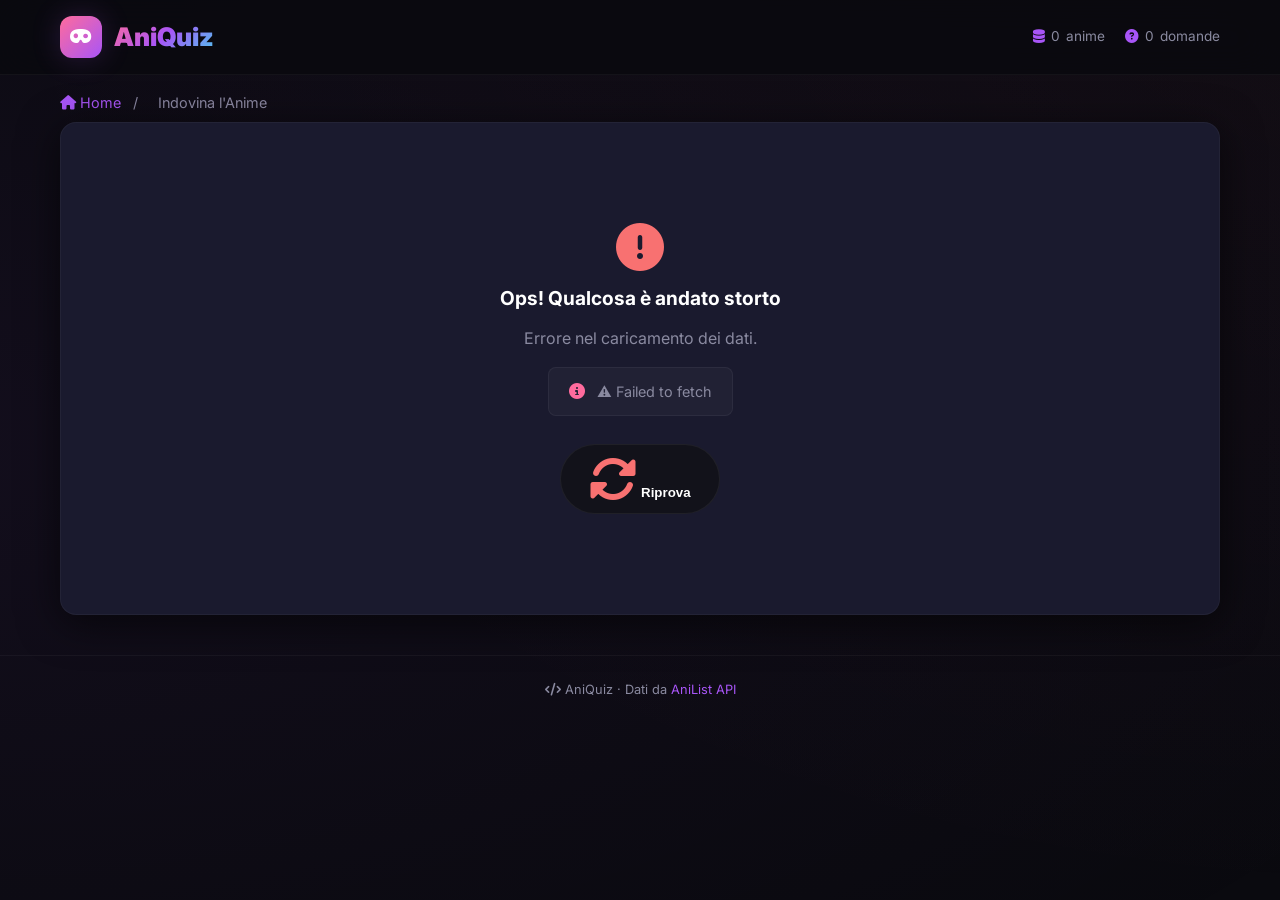
<file: pages/anime.html>
<!DOCTYPE html>
<html lang="it">
<head>
    <meta charset="UTF-8" />
    <meta name="viewport" content="width=device-width, initial-scale=1.0" />
    <title>Indovina l'Anime - AniQuiz</title>
    
    <link rel="stylesheet" href="https://cdnjs.cloudflare.com/ajax/libs/font-awesome/6.4.0/css/all.min.css" />
    <link href="https://fonts.googleapis.com/css2?family=Inter:wght@400;500;600;700;800;900&display=swap" rel="stylesheet" />
    
    <style>
        /* ============================================================
           RESET & VARIABILI
           ============================================================ */
        * {
            margin: 0;
            padding: 0;
            box-sizing: border-box;
        }

        :root {
            --bg-primary: #0a0a0f;
            --bg-secondary: #12121a;
            --bg-card: #1a1a2e;
            --bg-card-hover: #22223a;
            --text-primary: #ffffff;
            --text-secondary: #8a8aa0;
            --accent-pink: #ff6b9d;
            --accent-purple: #a855f7;
            --accent-blue: #4cc9f0;
            --accent-green: #4ade80;
            --accent-red: #f87171;
            --shadow: 0 8px 40px rgba(0, 0, 0, 0.6);
            --radius: 16px;
            --radius-sm: 10px;
            --transition: 0.3s cubic-bezier(0.4, 0, 0.2, 1);
        }

        body {
            font-family: 'Inter', -apple-system, sans-serif;
            background: var(--bg-primary);
            color: var(--text-primary);
            min-height: 100vh;
            line-height: 1.6;
            overflow-x: hidden;
        }

        .container {
            max-width: 1200px;
            margin: 0 auto;
            padding: 0 20px;
        }

        .bg-glow {
            position: fixed;
            top: -50%;
            left: -50%;
            width: 200%;
            height: 200%;
            z-index: 0;
            pointer-events: none;
            background: 
                radial-gradient(ellipse at 20% 50%, rgba(168, 85, 247, 0.06) 0%, transparent 60%),
                radial-gradient(ellipse at 80% 20%, rgba(255, 107, 157, 0.04) 0%, transparent 50%);
        }

        /* ============================================================
           NAVBAR
           ============================================================ */
        .navbar {
            background: rgba(10, 10, 15, 0.85);
            backdrop-filter: blur(20px);
            border-bottom: 1px solid rgba(255, 255, 255, 0.04);
            padding: 16px 0;
            position: sticky;
            top: 0;
            z-index: 100;
        }

        .navbar .container {
            display: flex;
            align-items: center;
            justify-content: space-between;
            flex-wrap: wrap;
            gap: 12px;
        }

        .logo {
            display: flex;
            align-items: center;
            gap: 12px;
            font-size: 1.6rem;
            font-weight: 900;
            text-decoration: none;
            color: inherit;
        }

        .logo-icon {
            width: 42px;
            height: 42px;
            background: linear-gradient(135deg, var(--accent-pink), var(--accent-purple));
            border-radius: 12px;
            display: flex;
            align-items: center;
            justify-content: center;
            font-size: 1.2rem;
            color: #fff;
            box-shadow: 0 0 30px rgba(168, 85, 247, 0.2);
        }

        .logo-text {
            background: linear-gradient(135deg, var(--accent-pink), var(--accent-purple), var(--accent-blue));
            -webkit-background-clip: text;
            -webkit-text-fill-color: transparent;
        }

        .nav-stats {
            display: flex;
            align-items: center;
            gap: 20px;
            color: var(--text-secondary);
            font-size: 0.85rem;
        }

        .nav-stats span {
            display: flex;
            align-items: center;
            gap: 6px;
        }

        .nav-stats i {
            color: var(--accent-purple);
        }

        /* ============================================================
           BREADCRUMB
           ============================================================ */
        .breadcrumb {
            padding: 16px 0 8px;
            color: var(--text-secondary);
            font-size: 0.9rem;
        }

        .breadcrumb a {
            color: var(--accent-purple);
            text-decoration: none;
            transition: var(--transition);
        }

        .breadcrumb a:hover {
            color: var(--accent-pink);
        }

        .breadcrumb span {
            margin: 0 8px;
        }

        /* ============================================================
           QUIZ CONTAINER
           ============================================================ */
        .quiz-container {
            background: var(--bg-card);
            border-radius: var(--radius);
            padding: 40px;
            border: 1px solid rgba(255, 255, 255, 0.04);
            box-shadow: var(--shadow);
            position: relative;
            z-index: 1;
            min-height: 420px;
            display: flex;
            flex-direction: column;
            margin-bottom: 40px;
        }

        .quiz-header {
            display: flex;
            justify-content: space-between;
            align-items: center;
            margin-bottom: 24px;
            flex-wrap: wrap;
            gap: 12px;
        }

        .quiz-header .quiz-title {
            font-size: 1.2rem;
            font-weight: 700;
        }

        .quiz-header .quiz-title i {
            color: var(--accent-purple);
            margin-right: 10px;
        }

        .quiz-header .quiz-progress {
            display: flex;
            align-items: center;
            gap: 16px;
            font-size: 0.9rem;
            color: var(--text-secondary);
        }

        .quiz-header .quiz-progress .current {
            color: var(--text-primary);
            font-weight: 700;
        }

        .progress-bar {
            width: 120px;
            height: 4px;
            background: var(--bg-secondary);
            border-radius: 4px;
            overflow: hidden;
        }

        .progress-bar .fill {
            height: 100%;
            background: linear-gradient(90deg, var(--accent-pink), var(--accent-purple));
            border-radius: 4px;
            transition: width 0.5s ease;
        }

        /* ============================================================
           QUESTION AREA
           ============================================================ */
        .question-area {
            flex: 1;
            display: flex;
            flex-direction: column;
            gap: 24px;
        }

        .question-text {
            font-size: 1.3rem;
            font-weight: 600;
            line-height: 1.5;
            padding: 8px 0;
        }

        .question-text .highlight {
            color: var(--accent-pink);
        }

        .question-image {
            display: flex;
            justify-content: center;
            margin: 8px 0 16px;
        }

        .question-image img {
            max-width: 160px;
            max-height: 220px;
            border-radius: 12px;
            object-fit: cover;
            border: 2px solid rgba(255, 255, 255, 0.08);
            box-shadow: 0 8px 30px rgba(0, 0, 0, 0.4);
        }

        .options-grid {
            display: grid;
            grid-template-columns: 1fr 1fr;
            gap: 16px;
        }

        .option-btn {
            background: var(--bg-secondary);
            border: 2px solid rgba(255, 255, 255, 0.04);
            border-radius: var(--radius-sm);
            cursor: pointer;
            transition: var(--transition);
            padding: 16px;
            display: flex;
            flex-direction: column;
            align-items: center;
            justify-content: center;
            gap: 10px;
            text-align: center;
            min-height: 120px;
            position: relative;
        }

        .option-btn .letter {
            position: absolute;
            top: 10px;
            left: 12px;
            width: 28px;
            height: 28px;
            border-radius: 50%;
            background: rgba(255, 255, 255, 0.05);
            display: flex;
            align-items: center;
            justify-content: center;
            font-weight: 700;
            font-size: 0.75rem;
            color: var(--text-secondary);
            flex-shrink: 0;
        }

        .option-btn .option-image {
            width: 140px;
            height: 180px;
            border-radius: 8px;
            object-fit: cover;
            background: var(--bg-primary);
            border: 1px solid rgba(255, 255, 255, 0.05);
            transition: var(--transition);
        }

        .option-btn .option-text {
            font-size: 1.1rem;
            font-weight: 700;
            color: var(--text-primary);
            line-height: 1.3;
            max-width: 100%;
            word-wrap: break-word;
            padding: 8px 0;
        }

        .option-btn .option-icon {
            font-size: 2.5rem;
            color: var(--accent-purple);
            opacity: 0.7;
            margin: 8px 0;
        }

        .option-btn:hover:not(.disabled) {
            border-color: rgba(255, 255, 255, 0.15);
            background: var(--bg-card-hover);
            transform: translateY(-4px);
            box-shadow: 0 8px 30px rgba(0, 0, 0, 0.3);
        }

        .option-btn:hover:not(.disabled) .option-image {
            transform: scale(1.03);
        }

        .option-btn.correct {
            border-color: var(--accent-green);
            background: rgba(74, 222, 128, 0.1);
            box-shadow: 0 0 40px rgba(74, 222, 128, 0.1);
        }

        .option-btn.correct .letter {
            background: var(--accent-green);
            color: #000;
        }

        .option-btn.correct .option-image {
            border-color: var(--accent-green);
        }

        .option-btn.wrong {
            border-color: var(--accent-red);
            background: rgba(248, 113, 113, 0.1);
            box-shadow: 0 0 40px rgba(248, 113, 113, 0.1);
        }

        .option-btn.wrong .letter {
            background: var(--accent-red);
            color: #fff;
        }

        .option-btn.wrong .option-image {
            border-color: var(--accent-red);
        }

        .option-btn.disabled {
            cursor: default;
            opacity: 0.85;
        }

        .option-btn.disabled:hover {
            transform: none;
            box-shadow: none;
        }

        .option-btn.disabled:hover .option-image {
            transform: none;
        }

        /* ============================================================
           FEEDBACK
           ============================================================ */
        .feedback-area {
            margin-top: 20px;
            padding: 16px 20px;
            border-radius: var(--radius-sm);
            display: none;
            animation: slideUp 0.3s ease;
        }

        .feedback-area.show {
            display: block;
        }

        .feedback-area.correct {
            background: rgba(74, 222, 128, 0.08);
            border: 1px solid rgba(74, 222, 128, 0.15);
        }

        .feedback-area.wrong {
            background: rgba(248, 113, 113, 0.08);
            border: 1px solid rgba(248, 113, 113, 0.15);
        }

        .feedback-area .feedback-title {
            font-weight: 700;
            font-size: 1rem;
            display: flex;
            align-items: center;
            gap: 10px;
        }

        .feedback-area .feedback-title i {
            font-size: 1.2rem;
        }

        .feedback-area.correct .feedback-title i {
            color: var(--accent-green);
        }
        .feedback-area.wrong .feedback-title i {
            color: var(--accent-red);
        }

        .feedback-area .feedback-detail {
            color: var(--text-secondary);
            font-size: 0.9rem;
            margin-top: 4px;
        }

        @keyframes slideUp {
            from {
                opacity: 0;
                transform: translateY(10px);
            }
            to {
                opacity: 1;
                transform: translateY(0);
            }
        }

        /* ============================================================
           NEXT BUTTON
           ============================================================ */
        .next-btn {
            align-self: flex-end;
            margin-top: 20px;
            background: linear-gradient(135deg, var(--accent-pink), var(--accent-purple));
            border: none;
            color: #fff;
            padding: 12px 32px;
            border-radius: 60px;
            font-weight: 700;
            font-size: 0.95rem;
            cursor: pointer;
            transition: var(--transition);
            display: none;
            align-items: center;
            gap: 10px;
            box-shadow: 0 0 30px rgba(168, 85, 247, 0.15);
        }

        .next-btn.show {
            display: flex;
        }

        .next-btn:hover {
            transform: translateY(-2px) scale(1.02);
            box-shadow: 0 0 50px rgba(168, 85, 247, 0.25);
        }

        /* ============================================================
           RESULTS
           ============================================================ */
        .results {
            display: none;
            flex-direction: column;
            align-items: center;
            text-align: center;
            padding: 40px 20px;
            animation: slideUp 0.5s ease;
        }

        .results.show {
            display: flex;
        }

        .results .result-icon {
            font-size: 4rem;
            margin-bottom: 16px;
        }

        .results .result-score {
            font-size: 3.5rem;
            font-weight: 900;
            background: linear-gradient(135deg, var(--accent-pink), var(--accent-purple));
            -webkit-background-clip: text;
            -webkit-text-fill-color: transparent;
        }

        .results .result-label {
            color: var(--text-secondary);
            font-size: 1.1rem;
            margin-top: 4px;
        }

        .results .result-stats {
            display: flex;
            gap: 40px;
            margin: 24px 0 32px;
        }

        .results .result-stats .stat {
            display: flex;
            flex-direction: column;
            align-items: center;
        }

        .results .result-stats .stat .number {
            font-size: 1.5rem;
            font-weight: 700;
        }

        .results .result-stats .stat .label {
            font-size: 0.8rem;
            color: var(--text-secondary);
        }

        .results .result-stats .stat .number.correct {
            color: var(--accent-green);
        }
        .results .result-stats .stat .number.wrong {
            color: var(--accent-red);
        }

        .results-actions {
            display: flex;
            gap: 16px;
            flex-wrap: wrap;
            justify-content: center;
        }

        .restart-btn,
        .home-btn {
            background: var(--bg-secondary);
            border: 1px solid rgba(255, 255, 255, 0.06);
            color: var(--text-primary);
            padding: 12px 32px;
            border-radius: 60px;
            font-weight: 600;
            font-size: 0.95rem;
            cursor: pointer;
            transition: var(--transition);
            display: flex;
            align-items: center;
            gap: 10px;
            text-decoration: none;
        }

        .restart-btn:hover,
        .home-btn:hover {
            background: var(--bg-card-hover);
            transform: translateY(-2px);
        }

        .home-btn {
            background: rgba(168, 85, 247, 0.1);
            border-color: var(--accent-purple);
            color: var(--accent-purple);
        }

        .home-btn:hover {
            background: rgba(168, 85, 247, 0.2);
        }

        /* ============================================================
           LOADING
           ============================================================ */
        .loading {
            display: flex;
            flex-direction: column;
            align-items: center;
            justify-content: center;
            padding: 60px 20px;
            gap: 16px;
            color: var(--text-secondary);
            flex: 1;
        }

        .loading .spinner {
            width: 48px;
            height: 48px;
            border: 3px solid var(--bg-secondary);
            border-top-color: var(--accent-purple);
            border-radius: 50%;
            animation: spin 0.8s linear infinite;
        }

        @keyframes spin {
            to {
                transform: rotate(360deg);
            }
        }

        .loading-progress {
            display: flex;
            flex-direction: column;
            align-items: center;
            gap: 12px;
            width: 100%;
            max-width: 400px;
            margin-top: 8px;
        }

        .progress-bar-full {
            width: 100%;
            height: 6px;
            background: var(--bg-secondary);
            border-radius: 4px;
            overflow: hidden;
        }

        .progress-bar-full .fill-full {
            height: 100%;
            background: linear-gradient(90deg, var(--accent-pink), var(--accent-purple));
            border-radius: 4px;
            transition: width 0.3s ease;
            width: 0%;
        }

        .loading-stats {
            display: flex;
            gap: 20px;
            font-size: 0.85rem;
            color: var(--text-secondary);
        }

        .loading-stats span {
            display: flex;
            align-items: center;
            gap: 6px;
        }

        .loading-stats i {
            color: var(--accent-purple);
        }

        /* ============================================================
           ERROR STATE
           ============================================================ */
        .error-state {
            display: none;
            flex-direction: column;
            align-items: center;
            justify-content: center;
            padding: 60px 20px;
            text-align: center;
            gap: 12px;
            flex: 1;
        }

        .error-state.show {
            display: flex;
        }

        .error-state i {
            font-size: 3rem;
            color: var(--accent-red);
        }

        .error-state h3 {
            font-size: 1.2rem;
        }

        .error-state p {
            color: var(--text-secondary);
            max-width: 500px;
        }

        .error-state .error-detail {
            color: var(--text-secondary);
            font-size: 0.9rem;
            max-width: 450px;
            background: rgba(255, 255, 255, 0.03);
            padding: 12px 20px;
            border-radius: 8px;
            border: 1px solid rgba(255, 255, 255, 0.05);
            margin: 4px 0 8px;
        }

        .error-state .error-detail i {
            font-size: 1rem;
            color: var(--accent-pink);
            margin-right: 8px;
        }

        .retry-btn {
            margin-top: 8px;
            background: var(--bg-secondary);
            border: 1px solid rgba(255, 255, 255, 0.06);
            color: var(--text-primary);
            padding: 10px 28px;
            border-radius: 60px;
            font-weight: 600;
            cursor: pointer;
            transition: var(--transition);
        }

        .retry-btn:hover {
            background: var(--bg-card-hover);
        }

        /* ============================================================
           FOOTER
           ============================================================ */
        .footer {
            border-top: 1px solid rgba(255, 255, 255, 0.04);
            padding: 24px 0;
            margin-top: 40px;
            text-align: center;
            color: var(--text-secondary);
            font-size: 0.8rem;
            position: relative;
            z-index: 1;
        }

        .footer a {
            color: var(--accent-purple);
            text-decoration: none;
        }

        .footer a:hover {
            color: var(--accent-pink);
        }

        /* ============================================================
           RESPONSIVE
           ============================================================ */
        @media (max-width: 1024px) {
            .option-btn .option-image {
                width: 110px;
                height: 150px;
            }
            .question-image img {
                max-width: 140px;
                max-height: 190px;
            }
        }

        @media (max-width: 768px) {
            .quiz-container {
                padding: 24px;
            }
            .options-grid {
                grid-template-columns: 1fr 1fr;
                gap: 12px;
            }
            .option-btn {
                padding: 12px;
                min-height: 100px;
            }
            .option-btn .option-image {
                width: 80px;
                height: 110px;
            }
            .option-btn .option-text {
                font-size: 0.95rem;
            }
            .option-btn .option-icon {
                font-size: 2rem;
            }
            .quiz-header {
                flex-direction: column;
                align-items: flex-start;
            }
            .quiz-header .quiz-progress {
                width: 100%;
                justify-content: space-between;
            }
            .progress-bar {
                flex: 1;
            }
            .results .result-stats {
                gap: 24px;
            }
            .results .result-score {
                font-size: 2.8rem;
            }
            .navbar .container {
                flex-direction: column;
                align-items: stretch;
                gap: 8px;
            }
            .logo {
                justify-content: center;
            }
            .nav-stats {
                justify-content: center;
                flex-wrap: wrap;
            }
            .question-image img {
                max-width: 130px;
                max-height: 180px;
            }
        }

        @media (max-width: 480px) {
            .container {
                padding: 0 12px;
            }
            .quiz-container {
                padding: 16px;
                border-radius: var(--radius-sm);
            }
            .question-text {
                font-size: 1.05rem;
            }
            .options-grid {
                grid-template-columns: 1fr 1fr;
                gap: 8px;
            }
            .option-btn {
                padding: 8px;
                min-height: 80px;
                gap: 6px;
            }
            .option-btn .option-image {
                width: 60px;
                height: 85px;
            }
            .option-btn .option-text {
                font-size: 0.85rem;
            }
            .option-btn .option-icon {
                font-size: 1.5rem;
            }
            .option-btn .letter {
                width: 22px;
                height: 22px;
                font-size: 0.6rem;
                top: 6px;
                left: 8px;
            }
            .question-image img {
                max-width: 110px;
                max-height: 150px;
            }
        }
    </style>
</head>
<body>

    <div class="bg-glow"></div>

    <nav class="navbar">
        <div class="container">
            <a href="../index.html" class="logo">
                <div class="logo-icon"><i class="fas fa-mask"></i></div>
                <span class="logo-text">AniQuiz</span>
            </a>
            <div class="nav-stats">
                <span><i class="fas fa-database"></i> <span id="totalAnime">0</span> anime</span>
                <span><i class="fas fa-question-circle"></i> <span id="totalQuestions">0</span> domande</span>
            </div>
        </div>
    </nav>

    <div class="container">
        <div class="breadcrumb">
            <a href="../index.html"><i class="fas fa-home"></i> Home</a>
            <span>/</span>
            <span>Indovina l'Anime</span>
        </div>
    </div>

    <div class="container">
        <div class="quiz-container" id="quizContainer">

            <div class="loading" id="loading">
                <div class="spinner"></div>
                <div class="loading-text">Caricamento anime in corso...</div>
                <div class="loading-sub">Stiamo preparando le domande per te</div>
                <div class="loading-progress">
                    <div class="progress-bar-full">
                        <div class="fill-full" id="progressFillFull" style="width:0%"></div>
                    </div>
                    <div class="loading-stats">
                        <span><i class="fas fa-film"></i> <span id="loadedCount">0</span> anime caricati</span>
                        <span><i class="fas fa-clock"></i> <span id="progressPercent">0</span>%</span>
                    </div>
                </div>
            </div>

            <div class="error-state" id="errorState">
                <i class="fas fa-circle-exclamation"></i>
                <h3>Ops! Qualcosa è andato storto</h3>
                <p id="errorMessage">Non siamo riusciti a caricare i dati.</p>
                <div class="error-detail" id="errorDetail">
                    <i class="fas fa-info-circle"></i>
                    <span>Verifica la connessione e riprova.</span>
                </div>
                <button class="retry-btn" id="retryBtn"><i class="fas fa-rotate"></i> Riprova</button>
            </div>

            <div id="quizArea" style="display:none;">
                <div class="quiz-header">
                    <div class="quiz-title">
                        <i class="fas fa-tv"></i>
                        <span id="quizTitle">Indovina l'Anime</span>
                    </div>
                    <div class="quiz-progress">
                        <span>Domanda <span class="current" id="currentQuestion">1</span> di <span id="totalQuestionsCount">10</span></span>
                        <div class="progress-bar">
                            <div class="fill" id="progressFill" style="width:0%"></div>
                        </div>
                    </div>
                </div>

                <div class="question-area">
                    <div class="question-text" id="questionText">
                        Caricamento domanda...
                    </div>

                    <div id="questionImageContainer"></div>

                    <div class="options-grid" id="optionsGrid"></div>

                    <div class="feedback-area" id="feedback">
                        <div class="feedback-title">
                            <i class="fas fa-check-circle"></i>
                            <span id="feedbackTitle">Corretto!</span>
                        </div>
                        <div class="feedback-detail" id="feedbackDetail"></div>
                    </div>

                    <button class="next-btn" id="nextBtn">
                        Prossima Domanda <i class="fas fa-arrow-right"></i>
                    </button>
                </div>
            </div>

            <div class="results" id="results">
                <div class="result-icon" id="resultIcon">🏆</div>
                <div class="result-score" id="resultScore">10/10</div>
                <div class="result-label" id="resultLabel">Perfetto! Sei un vero esperto!</div>
                <div class="result-stats">
                    <div class="stat">
                        <span class="number correct" id="resultCorrect">0</span>
                        <span class="label">Corrette</span>
                    </div>
                    <div class="stat">
                        <span class="number wrong" id="resultWrong">0</span>
                        <span class="label">Sbagliate</span>
                    </div>
                    <div class="stat">
                        <span class="number" id="resultAccuracy" style="color:var(--accent-purple);">0%</span>
                        <span class="label">Precisione</span>
                    </div>
                </div>
                <div class="results-actions">
                    <button class="restart-btn" id="restartBtn">
                        <i class="fas fa-rotate"></i> Ricomincia Quiz
                    </button>
                    <a href="../index.html" class="home-btn">
                        <i class="fas fa-home"></i> Torna alla Home
                    </a>
                </div>
            </div>
        </div>
    </div>

    <footer class="footer">
        <div class="container">
            <p>
                <i class="fas fa-code"></i> AniQuiz · Dati da
                <a href="https://anilist.co" target="_blank">AniList API</a>
            </p>
        </div>
    </footer>

    <script>
        // ============================================================
        // MAIN.JS - Utility condivise per tutti i quiz
        // ============================================================

        (function() {
            'use strict';

            const PER_PAGE = 10;
            const TOTAL_CATEGORIES = 5;
            const TOTAL_ANIME = 50;

            window.allAnime = [];
            window.isDataLoaded = false;
            window.isLoading = false;

            function shuffleArray(arr) {
                for (let i = arr.length - 1; i > 0; i--) {
                    const j = Math.floor(Math.random() * (i + 1));
                    [arr[i], arr[j]] = [arr[j], arr[i]];
                }
                return arr;
            }

            function pickRandom(arr) {
                return arr[Math.floor(Math.random() * arr.length)];
            }

            function getTitle(media) {
                return media.title.english || media.title.romaji || media.title.native || 'Sconosciuto';
            }

            function getStudio(media) {
                return media.studios?.nodes?.[0]?.name || 'Sconosciuto';
            }

            function getYear(media) {
                return media.startDate?.year || '?';
            }

            function getGenres(media) {
                return media.genres || [];
            }

            function getCharacters(media) {
                return media.characters?.nodes || [];
            }

            function getImage(media) {
                return media.coverImage?.large || null;
            }

            function sleep(ms) {
                return new Promise(resolve => setTimeout(resolve, ms));
            }

            function buildMultiQuery() {
                const sorts = [
                    { name: 'popolari', sort: 'POPULARITY_DESC', page: 1 },
                    { name: 'trending', sort: 'TRENDING_DESC', page: 1 },
                    { name: 'votati', sort: 'SCORE_DESC', page: 1 },
                    { name: 'recenti', sort: 'START_DATE_DESC', page: 1 },
                    { name: 'casuali', sort: 'POPULARITY_DESC', page: Math.floor(Math.random() * 20) + 1 }
                ];

                let query = 'query {';
                
                sorts.forEach((s, index) => {
                    const alias = `cat${index + 1}`;
                    query += `
                        ${alias}: Page(page: ${s.page}, perPage: ${PER_PAGE}) {
                            pageInfo { hasNextPage }
                            media(type: ANIME, sort: ${s.sort}, isAdult: false, status_not: NOT_YET_RELEASED) {
                                id
                                title { romaji english native }
                                coverImage { large }
                                startDate { year }
                                studios { nodes { name } }
                                genres
                                characters(page: 1, perPage: 10) {
                                    nodes {
                                        id
                                        name { full }
                                        image { large }
                                    }
                                }
                            }
                        }
                    `;
                });

                query += '}';
                return query;
            }

            async function fetchMixedAnime() {
                const query = buildMultiQuery();
                
                try {
                    const response = await fetch('https://graphql.anilist.co', {
                        method: 'POST',
                        headers: {
                            'Content-Type': 'application/json',
                            'Accept': 'application/json',
                        },
                        body: JSON.stringify({ query })
                    });

                    if (!response.ok) throw new Error(`HTTP ${response.status}`);
                    
                    const data = await response.json();
                    if (data.errors) throw new Error(data.errors[0].message);
                    
                    const allAnimeResults = [];
                    const categories = ['cat1', 'cat2', 'cat3', 'cat4', 'cat5'];
                    
                    categories.forEach((cat, index) => {
                        const categoryData = data.data[cat]?.media || [];
                        const names = ['Popolari', 'Trending', 'Votati', 'Recenti', 'Casuali'];
                        console.log(`📊 ${names[index]}: ${categoryData.length} anime`);
                        allAnimeResults.push(...categoryData);
                    });

                    const uniqueMap = new Map();
                    for (const anime of allAnimeResults) {
                        if (!uniqueMap.has(anime.id)) {
                            uniqueMap.set(anime.id, anime);
                        }
                    }
                    
                    const uniqueAnime = Array.from(uniqueMap.values());
                    console.log(`✅ Caricati ${uniqueAnime.length} anime unici (mix di 5 categorie)`);
                    
                    return shuffleArray(uniqueAnime);

                } catch (err) {
                    console.error('Errore fetch:', err);
                    throw err;
                }
            }

            window.loadAnimeData = async function() {
                if (window.isLoading) return;
                
                if (window.isDataLoaded && window.allAnime.length > 0) {
                    return window.allAnime;
                }
                
                window.isLoading = true;

                try {
                    const progressFill = document.getElementById('progressFillFull');
                    const loadedCount = document.getElementById('loadedCount');
                    const progressPercent = document.getElementById('progressPercent');
                    const loadingSub = document.querySelector('.loading-sub');
                    
                    if (progressFill) progressFill.style.width = '10%';
                    if (loadedCount) loadedCount.textContent = '0';
                    if (progressPercent) progressPercent.textContent = '10';
                    if (loadingSub) loadingSub.textContent = 'Caricamento anime in corso...';

                    const data = await fetchMixedAnime();
                    
                    if (!data || data.length < 10) {
                        throw new Error('Pochi anime disponibili');
                    }

                    window.allAnime = data;
                    window.isDataLoaded = true;
                    
                    const totalAnimeSpan = document.getElementById('totalAnime');
                    const footerAnimeCount = document.getElementById('footerAnimeCount');
                    const totalQuestionsSpan = document.getElementById('totalQuestions');
                    
                    if (totalAnimeSpan) totalAnimeSpan.textContent = data.length;
                    if (footerAnimeCount) footerAnimeCount.textContent = data.length;
                    if (totalQuestionsSpan) totalQuestionsSpan.textContent = data.length * 10;

                    if (progressFill) progressFill.style.width = '100%';
                    if (loadedCount) loadedCount.textContent = data.length;
                    if (progressPercent) progressPercent.textContent = '100';

                    window.isLoading = false;
                    return data;

                } catch (err) {
                    console.error(err);
                    window.isLoading = false;
                    throw err;
                }
            };

            // ============================================================
            // SOLO GENERATORE PER "INDOVINA L'ANIME"
            // ============================================================
            function generateAnimeQuestion(animeList) {
                const media = pickRandom(animeList);
                if (!media) return null;

                const correct = getTitle(media);
                const correctImage = getImage(media);
                const others = animeList.filter(a => a.id !== media.id);
                if (others.length < 3) return null;

                const shuffledOthers = shuffleArray(others).slice(0, 3);
                const options = shuffleArray([
                    { text: correct, image: correctImage, isCorrect: true },
                    ...shuffledOthers.map(a => ({ text: getTitle(a), image: getImage(a), isCorrect: false }))
                ]);

                return {
                    question: `Quale di questi è l'anime <span class="highlight">"${correct}"</span>?`,
                    options: options,
                    correct: correct,
                    detail: `✅ L'anime corretto è <strong>"${correct}"</strong>`,
                    showImageInQuestion: false,
                    questionImage: null,
                    isTextOnly: false
                };
            }

            // ============================================================
            // GENERA DOMANDE (PUBBLICA) - SOLO PER "ANIME"
            // ============================================================
            window.generateQuestions = function(type, animeList) {
                // Ignora il tipo, usa sempre generateAnimeQuestion
                const questions = [];
                let attempts = 0;

                while (questions.length < 10 && attempts < 300) {
                    const q = generateAnimeQuestion(animeList);
                    if (q && q.options && q.options.length === 4) {
                        const duplicate = questions.some(existing =>
                            existing.question === q.question ||
                            (existing.correct === q.correct && 
                             existing.options.map(o => o.text).join(',') === q.options.map(o => o.text).join(','))
                        );
                        if (!duplicate) {
                            questions.push(q);
                        }
                    }
                    attempts++;
                }

                return questions;
            };

        })();


        // ============================================================
        // ANIME.JS - Logica per "Indovina l'Anime"
        // ============================================================

        (function() {
            'use strict';

            const QUESTIONS_PER_QUIZ = 10;

            const loading = document.getElementById('loading');
            const errorState = document.getElementById('errorState');
            const errorMessage = document.getElementById('errorMessage');
            const errorDetail = document.getElementById('errorDetail');
            const quizArea = document.getElementById('quizArea');
            const results = document.getElementById('results');
            const quizTitle = document.getElementById('quizTitle');
            const questionText = document.getElementById('questionText');
            const questionImageContainer = document.getElementById('questionImageContainer');
            const optionsGrid = document.getElementById('optionsGrid');
            const feedback = document.getElementById('feedback');
            const feedbackTitle = document.getElementById('feedbackTitle');
            const feedbackDetail = document.getElementById('feedbackDetail');
            const nextBtn = document.getElementById('nextBtn');
            const progressFill = document.getElementById('progressFill');
            const currentQuestionSpan = document.getElementById('currentQuestion');
            const totalQuestionsCount = document.getElementById('totalQuestionsCount');
            const resultScore = document.getElementById('resultScore');
            const resultLabel = document.getElementById('resultLabel');
            const resultIcon = document.getElementById('resultIcon');
            const resultCorrect = document.getElementById('resultCorrect');
            const resultWrong = document.getElementById('resultWrong');
            const resultAccuracy = document.getElementById('resultAccuracy');
            const retryBtn = document.getElementById('retryBtn');
            const restartBtn = document.getElementById('restartBtn');

            let currentQuestions = [];
            let currentIndex = 0;
            let score = 0;
            let isAnswered = false;
            let quizType = 'anime';

            function renderQuestion(index) {
                const q = currentQuestions[index];
                if (!q) {
                    console.warn('Domanda vuota');
                    return;
                }

                questionText.innerHTML = q.question;
                
                questionImageContainer.innerHTML = '';
                if (q.showImageInQuestion && q.questionImage) {
                    questionImageContainer.innerHTML = `
                        <div class="question-image">
                            <img src="${q.questionImage}" alt="${q.title || 'Anime'}" onerror="this.style.display='none'">
                        </div>
                    `;
                }

                totalQuestionsCount.textContent = currentQuestions.length;
                currentQuestionSpan.textContent = index + 1;
                progressFill.style.width = `${((index) / currentQuestions.length) * 100}%`;

                feedback.className = 'feedback-area';
                feedback.classList.remove('show', 'correct', 'wrong');

                const letters = ['A', 'B', 'C', 'D'];
                optionsGrid.innerHTML = '';
                q.options.forEach((opt, i) => {
                    const btn = document.createElement('button');
                    btn.className = 'option-btn';
                    
                    let contentHtml = '';
                    
                    if (q.isTextOnly) {
                        contentHtml = `
                            <span class="letter">${letters[i]}</span>
                            <div style="display:flex;flex-direction:column;align-items:center;gap:8px;padding:12px 0;">
                                <i class="fas ${opt.icon || 'fa-question'}" style="font-size:2.5rem;color:var(--accent-purple);opacity:0.7;"></i>
                                <span class="option-text">${opt.text}</span>
                            </div>
                        `;
                    } else if (opt.image) {
                        contentHtml = `
                            <span class="letter">${letters[i]}</span>
                            <img src="${opt.image}" class="option-image" alt="${opt.text}" onerror="this.style.display='none'">
                            <span class="option-text">${opt.text}</span>
                        `;
                    } else {
                        contentHtml = `
                            <span class="letter">${letters[i]}</span>
                            <span class="option-text">${opt.text}</span>
                        `;
                    }
                    
                    btn.innerHTML = contentHtml;
                    btn.dataset.index = i;
                    btn.addEventListener('click', () => handleOptionClick(i));
                    optionsGrid.appendChild(btn);
                });

                nextBtn.className = 'next-btn';
                nextBtn.style.display = 'none';
                nextBtn.innerHTML = 'Prossima Domanda <i class="fas fa-arrow-right"></i>';

                isAnswered = false;
            }

            function handleOptionClick(index) {
                if (isAnswered) return;
                isAnswered = true;

                const q = currentQuestions[currentIndex];
                const btns = optionsGrid.querySelectorAll('.option-btn');
                const isCorrect = q.options[index].isCorrect;

                if (isCorrect) score++;

                feedback.className = 'feedback-area show';
                if (isCorrect) {
                    feedback.classList.add('correct');
                    feedbackTitle.textContent = '🎉 Corretto!';
                } else {
                    feedback.classList.add('wrong');
                    feedbackTitle.textContent = '❌ Sbagliato!';
                }
                feedbackDetail.innerHTML = q.detail;

                btns.forEach((btn, i) => {
                    btn.classList.add('disabled');
                    if (q.options[i].isCorrect) {
                        btn.classList.add('correct');
                    } else if (i === index && !isCorrect) {
                        btn.classList.add('wrong');
                    }
                });

                nextBtn.style.display = 'flex';
                nextBtn.className = 'next-btn show';
                
                if (currentIndex === currentQuestions.length - 1) {
                    nextBtn.innerHTML = 'Vedi Risultati 🏆';
                } else {
                    nextBtn.innerHTML = 'Prossima Domanda <i class="fas fa-arrow-right"></i>';
                }
            }

            function showResults() {
                quizArea.style.display = 'none';
                results.className = 'results show';
                results.style.display = 'flex';

                const total = currentQuestions.length;
                const wrong = total - score;
                const accuracy = Math.round((score / total) * 100);

                resultScore.textContent = `${score}/${total}`;
                resultCorrect.textContent = score;
                resultWrong.textContent = wrong;
                resultAccuracy.textContent = `${accuracy}%`;

                if (accuracy === 100) {
                    resultIcon.textContent = '🏆';
                    resultLabel.textContent = 'Perfetto! Conosci tutti gli anime!';
                } else if (accuracy >= 80) {
                    resultIcon.textContent = '🌟';
                    resultLabel.textContent = 'Ottimo! Conosci davvero bene gli anime!';
                } else if (accuracy >= 60) {
                    resultIcon.textContent = '📚';
                    resultLabel.textContent = 'Buon lavoro! Continua a guardare anime!';
                } else if (accuracy >= 40) {
                    resultIcon.textContent = '🤔';
                    resultLabel.textContent = 'Non male, ma puoi fare di meglio!';
                } else {
                    resultIcon.textContent = '😅';
                    resultLabel.textContent = 'Forse è ora di guardare più anime!';
                }
            }

            window.startQuiz = async function() {
                try {
                    const animeData = await window.loadAnimeData();
                    
                    if (!animeData || animeData.length < 10) {
                        errorMessage.textContent = 'Non ci sono abbastanza anime disponibili.';
                        errorDetail.innerHTML = `
                            <i class="fas fa-info-circle"></i>
                            <span>Caricati solo ${animeData ? animeData.length : 0} anime. Riprova più tardi.</span>
                        `;
                        errorState.classList.add('show');
                        loading.style.display = 'none';
                        return;
                    }

                    const questions = window.generateQuestions(quizType, animeData);
                    
                    if (questions.length < 5) {
                        errorMessage.textContent = 'Impossibile generare abbastanza domande. Riprova.';
                        errorDetail.innerHTML = `
                            <i class="fas fa-info-circle"></i>
                            <span>Generate solo ${questions.length} domande su ${QUESTIONS_PER_QUIZ} richieste.</span>
                        `;
                        errorState.classList.add('show');
                        loading.style.display = 'none';
                        return;
                    }

                    currentQuestions = questions;
                    currentIndex = 0;
                    score = 0;
                    
                    quizTitle.textContent = 'Indovina l\'Anime';
                    
                    loading.style.display = 'none';
                    quizArea.style.display = 'block';
                    
                    renderQuestion(0);

                } catch (err) {
                    console.error(err);
                    errorMessage.textContent = 'Errore nel caricamento dei dati.';
                    errorDetail.innerHTML = `
                        <i class="fas fa-info-circle"></i>
                        <span>⚠️ ${err.message || 'Verifica la connessione e riprova.'}</span>
                    `;
                    errorState.classList.add('show');
                    loading.style.display = 'none';
                }
            };

            nextBtn.addEventListener('click', function() {
                if (currentIndex < currentQuestions.length - 1) {
                    currentIndex++;
                    renderQuestion(currentIndex);
                } else {
                    showResults();
                }
            });

            restartBtn.addEventListener('click', function() {
                results.className = 'results';
                results.style.display = 'none';
                quizArea.style.display = 'none';
                loading.style.display = 'flex';
                loading.querySelector('.loading-text').textContent = 'Riavvio del quiz...';
                loading.querySelector('.loading-sub').textContent = 'Preparazione delle domande';
                document.querySelector('.loading-progress').style.display = 'none';
                
                setTimeout(() => {
                    window.startQuiz();
                }, 500);
            });

            retryBtn.addEventListener('click', function() {
                errorState.classList.remove('show');
                loading.style.display = 'flex';
                window.startQuiz();
            });

            document.addEventListener('keydown', function(e) {
                if (e.key === 'Enter' && nextBtn.style.display === 'flex' && nextBtn.classList.contains('show')) {
                    e.preventDefault();
                    nextBtn.click();
                }
                if (e.key >= '1' && e.key <= '4' && !isAnswered) {
                    const idx = parseInt(e.key) - 1;
                    const btns = optionsGrid.querySelectorAll('.option-btn');
                    if (btns[idx] && !btns[idx].classList.contains('disabled')) {
                        btns[idx].click();
                    }
                }
            });

            document.addEventListener('DOMContentLoaded', function() {
                quizType = 'anime';
                window.startQuiz();
            });

        })();
    </script>

</body>
</html>
</file>
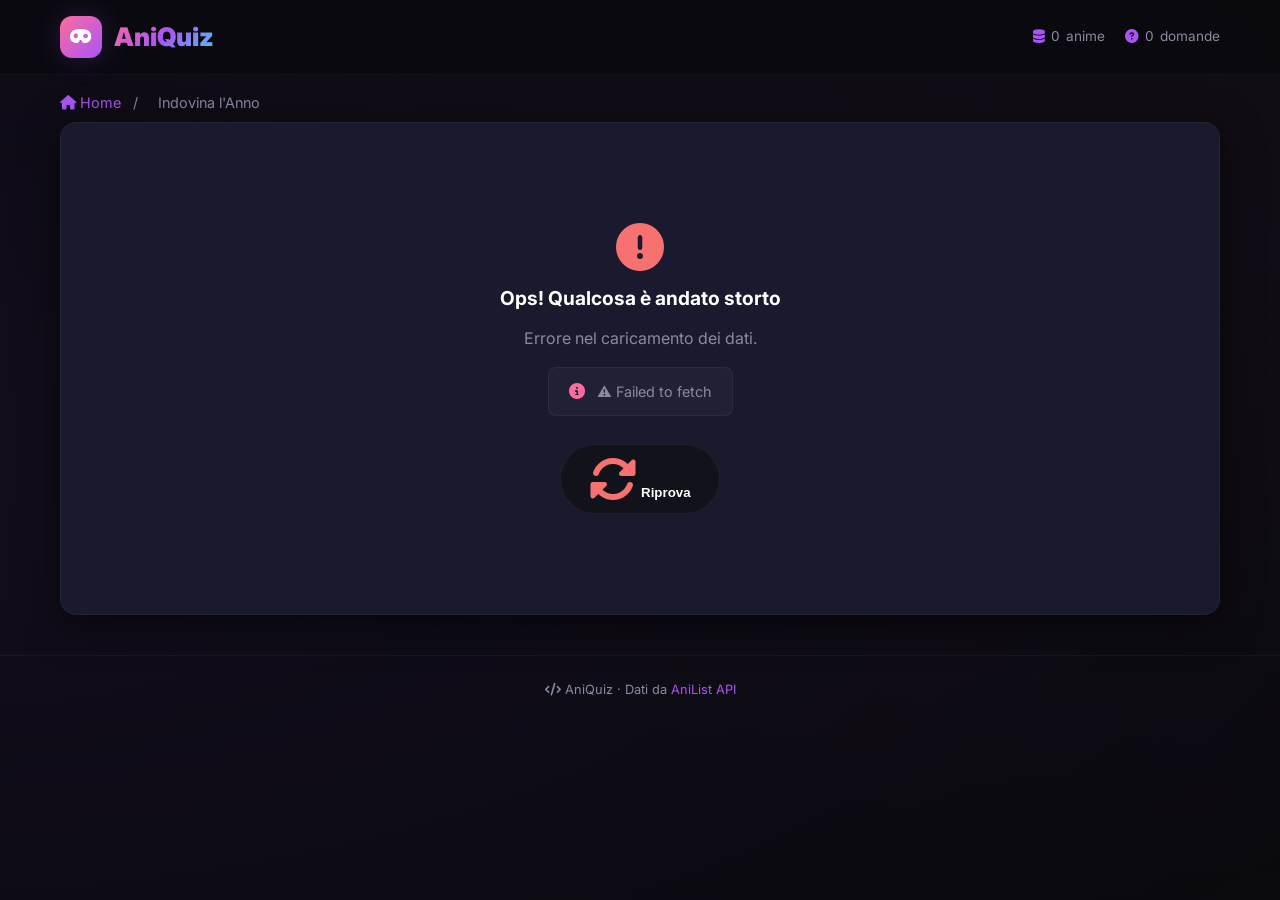
<file: pages/anno.html>
<!DOCTYPE html>
<html lang="it">
<head>
    <meta charset="UTF-8" />
    <meta name="viewport" content="width=device-width, initial-scale=1.0" />
    <title>Indovina l'Anno - AniQuiz</title>
    
    <link rel="stylesheet" href="https://cdnjs.cloudflare.com/ajax/libs/font-awesome/6.4.0/css/all.min.css" />
    <link href="https://fonts.googleapis.com/css2?family=Inter:wght@400;500;600;700;800;900&display=swap" rel="stylesheet" />
    
    <style>
        /* ============================================================
           RESET & VARIABILI
           ============================================================ */
        * {
            margin: 0;
            padding: 0;
            box-sizing: border-box;
        }

        :root {
            --bg-primary: #0a0a0f;
            --bg-secondary: #12121a;
            --bg-card: #1a1a2e;
            --bg-card-hover: #22223a;
            --text-primary: #ffffff;
            --text-secondary: #8a8aa0;
            --accent-pink: #ff6b9d;
            --accent-purple: #a855f7;
            --accent-blue: #4cc9f0;
            --accent-green: #4ade80;
            --accent-red: #f87171;
            --shadow: 0 8px 40px rgba(0, 0, 0, 0.6);
            --radius: 16px;
            --radius-sm: 10px;
            --transition: 0.3s cubic-bezier(0.4, 0, 0.2, 1);
        }

        body {
            font-family: 'Inter', -apple-system, sans-serif;
            background: var(--bg-primary);
            color: var(--text-primary);
            min-height: 100vh;
            line-height: 1.6;
            overflow-x: hidden;
        }

        .container {
            max-width: 1200px;
            margin: 0 auto;
            padding: 0 20px;
        }

        .bg-glow {
            position: fixed;
            top: -50%;
            left: -50%;
            width: 200%;
            height: 200%;
            z-index: 0;
            pointer-events: none;
            background: 
                radial-gradient(ellipse at 20% 50%, rgba(168, 85, 247, 0.06) 0%, transparent 60%),
                radial-gradient(ellipse at 80% 20%, rgba(255, 107, 157, 0.04) 0%, transparent 50%);
        }

        /* ============================================================
           NAVBAR
           ============================================================ */
        .navbar {
            background: rgba(10, 10, 15, 0.85);
            backdrop-filter: blur(20px);
            border-bottom: 1px solid rgba(255, 255, 255, 0.04);
            padding: 16px 0;
            position: sticky;
            top: 0;
            z-index: 100;
        }

        .navbar .container {
            display: flex;
            align-items: center;
            justify-content: space-between;
            flex-wrap: wrap;
            gap: 12px;
        }

        .logo {
            display: flex;
            align-items: center;
            gap: 12px;
            font-size: 1.6rem;
            font-weight: 900;
            text-decoration: none;
            color: inherit;
        }

        .logo-icon {
            width: 42px;
            height: 42px;
            background: linear-gradient(135deg, var(--accent-pink), var(--accent-purple));
            border-radius: 12px;
            display: flex;
            align-items: center;
            justify-content: center;
            font-size: 1.2rem;
            color: #fff;
            box-shadow: 0 0 30px rgba(168, 85, 247, 0.2);
        }

        .logo-text {
            background: linear-gradient(135deg, var(--accent-pink), var(--accent-purple), var(--accent-blue));
            -webkit-background-clip: text;
            -webkit-text-fill-color: transparent;
        }

        .nav-stats {
            display: flex;
            align-items: center;
            gap: 20px;
            color: var(--text-secondary);
            font-size: 0.85rem;
        }

        .nav-stats span {
            display: flex;
            align-items: center;
            gap: 6px;
        }

        .nav-stats i {
            color: var(--accent-purple);
        }

        /* ============================================================
           BREADCRUMB
           ============================================================ */
        .breadcrumb {
            padding: 16px 0 8px;
            color: var(--text-secondary);
            font-size: 0.9rem;
        }

        .breadcrumb a {
            color: var(--accent-purple);
            text-decoration: none;
            transition: var(--transition);
        }

        .breadcrumb a:hover {
            color: var(--accent-pink);
        }

        .breadcrumb span {
            margin: 0 8px;
        }

        /* ============================================================
           QUIZ CONTAINER
           ============================================================ */
        .quiz-container {
            background: var(--bg-card);
            border-radius: var(--radius);
            padding: 40px;
            border: 1px solid rgba(255, 255, 255, 0.04);
            box-shadow: var(--shadow);
            position: relative;
            z-index: 1;
            min-height: 420px;
            display: flex;
            flex-direction: column;
            margin-bottom: 40px;
        }

        .quiz-header {
            display: flex;
            justify-content: space-between;
            align-items: center;
            margin-bottom: 24px;
            flex-wrap: wrap;
            gap: 12px;
        }

        .quiz-header .quiz-title {
            font-size: 1.2rem;
            font-weight: 700;
        }

        .quiz-header .quiz-title i {
            color: var(--accent-purple);
            margin-right: 10px;
        }

        .quiz-header .quiz-progress {
            display: flex;
            align-items: center;
            gap: 16px;
            font-size: 0.9rem;
            color: var(--text-secondary);
        }

        .quiz-header .quiz-progress .current {
            color: var(--text-primary);
            font-weight: 700;
        }

        .progress-bar {
            width: 120px;
            height: 4px;
            background: var(--bg-secondary);
            border-radius: 4px;
            overflow: hidden;
        }

        .progress-bar .fill {
            height: 100%;
            background: linear-gradient(90deg, var(--accent-pink), var(--accent-purple));
            border-radius: 4px;
            transition: width 0.5s ease;
        }

        /* ============================================================
           QUESTION AREA
           ============================================================ */
        .question-area {
            flex: 1;
            display: flex;
            flex-direction: column;
            gap: 24px;
        }

        .question-text {
            font-size: 1.3rem;
            font-weight: 600;
            line-height: 1.5;
            padding: 8px 0;
        }

        .question-text .highlight {
            color: var(--accent-pink);
        }

        .question-image {
            display: flex;
            justify-content: center;
            margin: 8px 0 16px;
        }

        .question-image img {
            max-width: 160px;
            max-height: 220px;
            border-radius: 12px;
            object-fit: cover;
            border: 2px solid rgba(255, 255, 255, 0.08);
            box-shadow: 0 8px 30px rgba(0, 0, 0, 0.4);
        }

        .options-grid {
            display: grid;
            grid-template-columns: 1fr 1fr;
            gap: 16px;
        }

        .option-btn {
            background: var(--bg-secondary);
            border: 2px solid rgba(255, 255, 255, 0.04);
            border-radius: var(--radius-sm);
            cursor: pointer;
            transition: var(--transition);
            padding: 16px;
            display: flex;
            flex-direction: column;
            align-items: center;
            justify-content: center;
            gap: 10px;
            text-align: center;
            min-height: 120px;
            position: relative;
        }

        .option-btn .letter {
            position: absolute;
            top: 10px;
            left: 12px;
            width: 28px;
            height: 28px;
            border-radius: 50%;
            background: rgba(255, 255, 255, 0.05);
            display: flex;
            align-items: center;
            justify-content: center;
            font-weight: 700;
            font-size: 0.75rem;
            color: var(--text-secondary);
            flex-shrink: 0;
        }

        .option-btn .option-image {
            width: 140px;
            height: 180px;
            border-radius: 8px;
            object-fit: cover;
            background: var(--bg-primary);
            border: 1px solid rgba(255, 255, 255, 0.05);
            transition: var(--transition);
        }

        .option-btn .option-text {
            font-size: 1.1rem;
            font-weight: 700;
            color: var(--text-primary);
            line-height: 1.3;
            max-width: 100%;
            word-wrap: break-word;
            padding: 8px 0;
        }

        .option-btn .option-icon {
            font-size: 2.5rem;
            color: var(--accent-purple);
            opacity: 0.7;
            margin: 8px 0;
        }

        .option-btn:hover:not(.disabled) {
            border-color: rgba(255, 255, 255, 0.15);
            background: var(--bg-card-hover);
            transform: translateY(-4px);
            box-shadow: 0 8px 30px rgba(0, 0, 0, 0.3);
        }

        .option-btn:hover:not(.disabled) .option-image {
            transform: scale(1.03);
        }

        .option-btn.correct {
            border-color: var(--accent-green);
            background: rgba(74, 222, 128, 0.1);
            box-shadow: 0 0 40px rgba(74, 222, 128, 0.1);
        }

        .option-btn.correct .letter {
            background: var(--accent-green);
            color: #000;
        }

        .option-btn.correct .option-image {
            border-color: var(--accent-green);
        }

        .option-btn.wrong {
            border-color: var(--accent-red);
            background: rgba(248, 113, 113, 0.1);
            box-shadow: 0 0 40px rgba(248, 113, 113, 0.1);
        }

        .option-btn.wrong .letter {
            background: var(--accent-red);
            color: #fff;
        }

        .option-btn.wrong .option-image {
            border-color: var(--accent-red);
        }

        .option-btn.disabled {
            cursor: default;
            opacity: 0.85;
        }

        .option-btn.disabled:hover {
            transform: none;
            box-shadow: none;
        }

        .option-btn.disabled:hover .option-image {
            transform: none;
        }

        /* ============================================================
           FEEDBACK
           ============================================================ */
        .feedback-area {
            margin-top: 20px;
            padding: 16px 20px;
            border-radius: var(--radius-sm);
            display: none;
            animation: slideUp 0.3s ease;
        }

        .feedback-area.show {
            display: block;
        }

        .feedback-area.correct {
            background: rgba(74, 222, 128, 0.08);
            border: 1px solid rgba(74, 222, 128, 0.15);
        }

        .feedback-area.wrong {
            background: rgba(248, 113, 113, 0.08);
            border: 1px solid rgba(248, 113, 113, 0.15);
        }

        .feedback-area .feedback-title {
            font-weight: 700;
            font-size: 1rem;
            display: flex;
            align-items: center;
            gap: 10px;
        }

        .feedback-area .feedback-title i {
            font-size: 1.2rem;
        }

        .feedback-area.correct .feedback-title i {
            color: var(--accent-green);
        }
        .feedback-area.wrong .feedback-title i {
            color: var(--accent-red);
        }

        .feedback-area .feedback-detail {
            color: var(--text-secondary);
            font-size: 0.9rem;
            margin-top: 4px;
        }

        @keyframes slideUp {
            from {
                opacity: 0;
                transform: translateY(10px);
            }
            to {
                opacity: 1;
                transform: translateY(0);
            }
        }

        /* ============================================================
           NEXT BUTTON
           ============================================================ */
        .next-btn {
            align-self: flex-end;
            margin-top: 20px;
            background: linear-gradient(135deg, var(--accent-pink), var(--accent-purple));
            border: none;
            color: #fff;
            padding: 12px 32px;
            border-radius: 60px;
            font-weight: 700;
            font-size: 0.95rem;
            cursor: pointer;
            transition: var(--transition);
            display: none;
            align-items: center;
            gap: 10px;
            box-shadow: 0 0 30px rgba(168, 85, 247, 0.15);
        }

        .next-btn.show {
            display: flex;
        }

        .next-btn:hover {
            transform: translateY(-2px) scale(1.02);
            box-shadow: 0 0 50px rgba(168, 85, 247, 0.25);
        }

        /* ============================================================
           RESULTS
           ============================================================ */
        .results {
            display: none;
            flex-direction: column;
            align-items: center;
            text-align: center;
            padding: 40px 20px;
            animation: slideUp 0.5s ease;
        }

        .results.show {
            display: flex;
        }

        .results .result-icon {
            font-size: 4rem;
            margin-bottom: 16px;
        }

        .results .result-score {
            font-size: 3.5rem;
            font-weight: 900;
            background: linear-gradient(135deg, var(--accent-pink), var(--accent-purple));
            -webkit-background-clip: text;
            -webkit-text-fill-color: transparent;
        }

        .results .result-label {
            color: var(--text-secondary);
            font-size: 1.1rem;
            margin-top: 4px;
        }

        .results .result-stats {
            display: flex;
            gap: 40px;
            margin: 24px 0 32px;
        }

        .results .result-stats .stat {
            display: flex;
            flex-direction: column;
            align-items: center;
        }

        .results .result-stats .stat .number {
            font-size: 1.5rem;
            font-weight: 700;
        }

        .results .result-stats .stat .label {
            font-size: 0.8rem;
            color: var(--text-secondary);
        }

        .results .result-stats .stat .number.correct {
            color: var(--accent-green);
        }
        .results .result-stats .stat .number.wrong {
            color: var(--accent-red);
        }

        .results-actions {
            display: flex;
            gap: 16px;
            flex-wrap: wrap;
            justify-content: center;
        }

        .restart-btn,
        .home-btn {
            background: var(--bg-secondary);
            border: 1px solid rgba(255, 255, 255, 0.06);
            color: var(--text-primary);
            padding: 12px 32px;
            border-radius: 60px;
            font-weight: 600;
            font-size: 0.95rem;
            cursor: pointer;
            transition: var(--transition);
            display: flex;
            align-items: center;
            gap: 10px;
            text-decoration: none;
        }

        .restart-btn:hover,
        .home-btn:hover {
            background: var(--bg-card-hover);
            transform: translateY(-2px);
        }

        .home-btn {
            background: rgba(168, 85, 247, 0.1);
            border-color: var(--accent-purple);
            color: var(--accent-purple);
        }

        .home-btn:hover {
            background: rgba(168, 85, 247, 0.2);
        }

        /* ============================================================
           LOADING
           ============================================================ */
        .loading {
            display: flex;
            flex-direction: column;
            align-items: center;
            justify-content: center;
            padding: 60px 20px;
            gap: 16px;
            color: var(--text-secondary);
            flex: 1;
        }

        .loading .spinner {
            width: 48px;
            height: 48px;
            border: 3px solid var(--bg-secondary);
            border-top-color: var(--accent-purple);
            border-radius: 50%;
            animation: spin 0.8s linear infinite;
        }

        @keyframes spin {
            to {
                transform: rotate(360deg);
            }
        }

        .loading-progress {
            display: flex;
            flex-direction: column;
            align-items: center;
            gap: 12px;
            width: 100%;
            max-width: 400px;
            margin-top: 8px;
        }

        .progress-bar-full {
            width: 100%;
            height: 6px;
            background: var(--bg-secondary);
            border-radius: 4px;
            overflow: hidden;
        }

        .progress-bar-full .fill-full {
            height: 100%;
            background: linear-gradient(90deg, var(--accent-pink), var(--accent-purple));
            border-radius: 4px;
            transition: width 0.3s ease;
            width: 0%;
        }

        .loading-stats {
            display: flex;
            gap: 20px;
            font-size: 0.85rem;
            color: var(--text-secondary);
        }

        .loading-stats span {
            display: flex;
            align-items: center;
            gap: 6px;
        }

        .loading-stats i {
            color: var(--accent-purple);
        }

        /* ============================================================
           ERROR STATE
           ============================================================ */
        .error-state {
            display: none;
            flex-direction: column;
            align-items: center;
            justify-content: center;
            padding: 60px 20px;
            text-align: center;
            gap: 12px;
            flex: 1;
        }

        .error-state.show {
            display: flex;
        }

        .error-state i {
            font-size: 3rem;
            color: var(--accent-red);
        }

        .error-state h3 {
            font-size: 1.2rem;
        }

        .error-state p {
            color: var(--text-secondary);
            max-width: 500px;
        }

        .error-state .error-detail {
            color: var(--text-secondary);
            font-size: 0.9rem;
            max-width: 450px;
            background: rgba(255, 255, 255, 0.03);
            padding: 12px 20px;
            border-radius: 8px;
            border: 1px solid rgba(255, 255, 255, 0.05);
            margin: 4px 0 8px;
        }

        .error-state .error-detail i {
            font-size: 1rem;
            color: var(--accent-pink);
            margin-right: 8px;
        }

        .retry-btn {
            margin-top: 8px;
            background: var(--bg-secondary);
            border: 1px solid rgba(255, 255, 255, 0.06);
            color: var(--text-primary);
            padding: 10px 28px;
            border-radius: 60px;
            font-weight: 600;
            cursor: pointer;
            transition: var(--transition);
        }

        .retry-btn:hover {
            background: var(--bg-card-hover);
        }

        /* ============================================================
           FOOTER
           ============================================================ */
        .footer {
            border-top: 1px solid rgba(255, 255, 255, 0.04);
            padding: 24px 0;
            margin-top: 40px;
            text-align: center;
            color: var(--text-secondary);
            font-size: 0.8rem;
            position: relative;
            z-index: 1;
        }

        .footer a {
            color: var(--accent-purple);
            text-decoration: none;
        }

        .footer a:hover {
            color: var(--accent-pink);
        }

        /* ============================================================
           RESPONSIVE
           ============================================================ */
        @media (max-width: 1024px) {
            .option-btn .option-image {
                width: 110px;
                height: 150px;
            }
            .question-image img {
                max-width: 140px;
                max-height: 190px;
            }
        }

        @media (max-width: 768px) {
            .quiz-container {
                padding: 24px;
            }
            .options-grid {
                grid-template-columns: 1fr 1fr;
                gap: 12px;
            }
            .option-btn {
                padding: 12px;
                min-height: 100px;
            }
            .option-btn .option-image {
                width: 80px;
                height: 110px;
            }
            .option-btn .option-text {
                font-size: 0.95rem;
            }
            .option-btn .option-icon {
                font-size: 2rem;
            }
            .quiz-header {
                flex-direction: column;
                align-items: flex-start;
            }
            .quiz-header .quiz-progress {
                width: 100%;
                justify-content: space-between;
            }
            .progress-bar {
                flex: 1;
            }
            .results .result-stats {
                gap: 24px;
            }
            .results .result-score {
                font-size: 2.8rem;
            }
            .navbar .container {
                flex-direction: column;
                align-items: stretch;
                gap: 8px;
            }
            .logo {
                justify-content: center;
            }
            .nav-stats {
                justify-content: center;
                flex-wrap: wrap;
            }
            .question-image img {
                max-width: 130px;
                max-height: 180px;
            }
        }

        @media (max-width: 480px) {
            .container {
                padding: 0 12px;
            }
            .quiz-container {
                padding: 16px;
                border-radius: var(--radius-sm);
            }
            .question-text {
                font-size: 1.05rem;
            }
            .options-grid {
                grid-template-columns: 1fr 1fr;
                gap: 8px;
            }
            .option-btn {
                padding: 8px;
                min-height: 80px;
                gap: 6px;
            }
            .option-btn .option-image {
                width: 60px;
                height: 85px;
            }
            .option-btn .option-text {
                font-size: 0.85rem;
            }
            .option-btn .option-icon {
                font-size: 1.5rem;
            }
            .option-btn .letter {
                width: 22px;
                height: 22px;
                font-size: 0.6rem;
                top: 6px;
                left: 8px;
            }
            .question-image img {
                max-width: 110px;
                max-height: 150px;
            }
        }
    </style>
</head>
<body>

    <div class="bg-glow"></div>

    <nav class="navbar">
        <div class="container">
            <a href="../index.html" class="logo">
                <div class="logo-icon"><i class="fas fa-mask"></i></div>
                <span class="logo-text">AniQuiz</span>
            </a>
            <div class="nav-stats">
                <span><i class="fas fa-database"></i> <span id="totalAnime">0</span> anime</span>
                <span><i class="fas fa-question-circle"></i> <span id="totalQuestions">0</span> domande</span>
            </div>
        </div>
    </nav>

    <div class="container">
        <div class="breadcrumb">
            <a href="../index.html"><i class="fas fa-home"></i> Home</a>
            <span>/</span>
            <span>Indovina l'Anno</span>
        </div>
    </div>

    <div class="container">
        <div class="quiz-container" id="quizContainer">

            <div class="loading" id="loading">
                <div class="spinner"></div>
                <div class="loading-text">Caricamento anime in corso...</div>
                <div class="loading-sub">Stiamo preparando le domande per te</div>
                <div class="loading-progress">
                    <div class="progress-bar-full">
                        <div class="fill-full" id="progressFillFull" style="width:0%"></div>
                    </div>
                    <div class="loading-stats">
                        <span><i class="fas fa-film"></i> <span id="loadedCount">0</span> anime caricati</span>
                        <span><i class="fas fa-clock"></i> <span id="progressPercent">0</span>%</span>
                    </div>
                </div>
            </div>

            <div class="error-state" id="errorState">
                <i class="fas fa-circle-exclamation"></i>
                <h3>Ops! Qualcosa è andato storto</h3>
                <p id="errorMessage">Non siamo riusciti a caricare i dati.</p>
                <div class="error-detail" id="errorDetail">
                    <i class="fas fa-info-circle"></i>
                    <span>Verifica la connessione e riprova.</span>
                </div>
                <button class="retry-btn" id="retryBtn"><i class="fas fa-rotate"></i> Riprova</button>
            </div>

            <div id="quizArea" style="display:none;">
                <div class="quiz-header">
                    <div class="quiz-title">
                        <i class="fas fa-calendar"></i>
                        <span id="quizTitle">Indovina l'Anno</span>
                    </div>
                    <div class="quiz-progress">
                        <span>Domanda <span class="current" id="currentQuestion">1</span> di <span id="totalQuestionsCount">10</span></span>
                        <div class="progress-bar">
                            <div class="fill" id="progressFill" style="width:0%"></div>
                        </div>
                    </div>
                </div>

                <div class="question-area">
                    <div class="question-text" id="questionText">
                        Caricamento domanda...
                    </div>

                    <div id="questionImageContainer"></div>

                    <div class="options-grid" id="optionsGrid"></div>

                    <div class="feedback-area" id="feedback">
                        <div class="feedback-title">
                            <i class="fas fa-check-circle"></i>
                            <span id="feedbackTitle">Corretto!</span>
                        </div>
                        <div class="feedback-detail" id="feedbackDetail"></div>
                    </div>

                    <button class="next-btn" id="nextBtn">
                        Prossima Domanda <i class="fas fa-arrow-right"></i>
                    </button>
                </div>
            </div>

            <div class="results" id="results">
                <div class="result-icon" id="resultIcon">🏆</div>
                <div class="result-score" id="resultScore">10/10</div>
                <div class="result-label" id="resultLabel">Perfetto! Sei un vero esperto!</div>
                <div class="result-stats">
                    <div class="stat">
                        <span class="number correct" id="resultCorrect">0</span>
                        <span class="label">Corrette</span>
                    </div>
                    <div class="stat">
                        <span class="number wrong" id="resultWrong">0</span>
                        <span class="label">Sbagliate</span>
                    </div>
                    <div class="stat">
                        <span class="number" id="resultAccuracy" style="color:var(--accent-purple);">0%</span>
                        <span class="label">Precisione</span>
                    </div>
                </div>
                <div class="results-actions">
                    <button class="restart-btn" id="restartBtn">
                        <i class="fas fa-rotate"></i> Ricomincia Quiz
                    </button>
                    <a href="../index.html" class="home-btn">
                        <i class="fas fa-home"></i> Torna alla Home
                    </a>
                </div>
            </div>
        </div>
    </div>

    <footer class="footer">
        <div class="container">
            <p>
                <i class="fas fa-code"></i> AniQuiz · Dati da
                <a href="https://anilist.co" target="_blank">AniList API</a>
            </p>
        </div>
    </footer>

    <script>
        // ============================================================
        // MAIN.JS - Utility condivise per tutti i quiz
        // ============================================================

        (function() {
            'use strict';

            const PER_PAGE = 10;
            const TOTAL_CATEGORIES = 5;
            const TOTAL_ANIME = 50;

            window.allAnime = [];
            window.isDataLoaded = false;
            window.isLoading = false;

            function shuffleArray(arr) {
                for (let i = arr.length - 1; i > 0; i--) {
                    const j = Math.floor(Math.random() * (i + 1));
                    [arr[i], arr[j]] = [arr[j], arr[i]];
                }
                return arr;
            }

            function pickRandom(arr) {
                return arr[Math.floor(Math.random() * arr.length)];
            }

            function getTitle(media) {
                return media.title.english || media.title.romaji || media.title.native || 'Sconosciuto';
            }

            function getStudio(media) {
                return media.studios?.nodes?.[0]?.name || 'Sconosciuto';
            }

            function getYear(media) {
                return media.startDate?.year || '?';
            }

            function getGenres(media) {
                return media.genres || [];
            }

            function getCharacters(media) {
                return media.characters?.nodes || [];
            }

            function getImage(media) {
                return media.coverImage?.large || null;
            }

            function buildMultiQuery() {
                const sorts = [
                    { name: 'popolari', sort: 'POPULARITY_DESC', page: 1 },
                    { name: 'trending', sort: 'TRENDING_DESC', page: 1 },
                    { name: 'votati', sort: 'SCORE_DESC', page: 1 },
                    { name: 'recenti', sort: 'START_DATE_DESC', page: 1 },
                    { name: 'casuali', sort: 'POPULARITY_DESC', page: Math.floor(Math.random() * 20) + 1 }
                ];

                let query = 'query {';
                
                sorts.forEach((s, index) => {
                    const alias = `cat${index + 1}`;
                    query += `
                        ${alias}: Page(page: ${s.page}, perPage: ${PER_PAGE}) {
                            pageInfo { hasNextPage }
                            media(type: ANIME, sort: ${s.sort}, isAdult: false, status_not: NOT_YET_RELEASED) {
                                id
                                title { romaji english native }
                                coverImage { large }
                                startDate { year }
                                studios { nodes { name } }
                                genres
                                characters(page: 1, perPage: 10) {
                                    nodes {
                                        id
                                        name { full }
                                        image { large }
                                    }
                                }
                            }
                        }
                    `;
                });

                query += '}';
                return query;
            }

            async function fetchMixedAnime() {
                const query = buildMultiQuery();
                
                try {
                    const response = await fetch('https://graphql.anilist.co', {
                        method: 'POST',
                        headers: {
                            'Content-Type': 'application/json',
                            'Accept': 'application/json',
                        },
                        body: JSON.stringify({ query })
                    });

                    if (!response.ok) throw new Error(`HTTP ${response.status}`);
                    
                    const data = await response.json();
                    if (data.errors) throw new Error(data.errors[0].message);
                    
                    const allAnimeResults = [];
                    const categories = ['cat1', 'cat2', 'cat3', 'cat4', 'cat5'];
                    
                    categories.forEach((cat, index) => {
                        const categoryData = data.data[cat]?.media || [];
                        const names = ['Popolari', 'Trending', 'Votati', 'Recenti', 'Casuali'];
                        console.log(`📊 ${names[index]}: ${categoryData.length} anime`);
                        allAnimeResults.push(...categoryData);
                    });

                    const uniqueMap = new Map();
                    for (const anime of allAnimeResults) {
                        if (!uniqueMap.has(anime.id)) {
                            uniqueMap.set(anime.id, anime);
                        }
                    }
                    
                    const uniqueAnime = Array.from(uniqueMap.values());
                    console.log(`✅ Caricati ${uniqueAnime.length} anime unici (mix di 5 categorie)`);
                    
                    return shuffleArray(uniqueAnime);

                } catch (err) {
                    console.error('Errore fetch:', err);
                    throw err;
                }
            }

            window.loadAnimeData = async function() {
                if (window.isLoading) return;
                
                if (window.isDataLoaded && window.allAnime.length > 0) {
                    return window.allAnime;
                }
                
                window.isLoading = true;

                try {
                    const progressFill = document.getElementById('progressFillFull');
                    const loadedCount = document.getElementById('loadedCount');
                    const progressPercent = document.getElementById('progressPercent');
                    const loadingSub = document.querySelector('.loading-sub');
                    
                    if (progressFill) progressFill.style.width = '10%';
                    if (loadedCount) loadedCount.textContent = '0';
                    if (progressPercent) progressPercent.textContent = '10';
                    if (loadingSub) loadingSub.textContent = 'Caricamento anime in corso...';

                    const data = await fetchMixedAnime();
                    
                    if (!data || data.length < 10) {
                        throw new Error('Pochi anime disponibili');
                    }

                    window.allAnime = data;
                    window.isDataLoaded = true;
                    
                    const totalAnimeSpan = document.getElementById('totalAnime');
                    const footerAnimeCount = document.getElementById('footerAnimeCount');
                    const totalQuestionsSpan = document.getElementById('totalQuestions');
                    
                    if (totalAnimeSpan) totalAnimeSpan.textContent = data.length;
                    if (footerAnimeCount) footerAnimeCount.textContent = data.length;
                    if (totalQuestionsSpan) totalQuestionsSpan.textContent = data.length * 10;

                    if (progressFill) progressFill.style.width = '100%';
                    if (loadedCount) loadedCount.textContent = data.length;
                    if (progressPercent) progressPercent.textContent = '100';

                    window.isLoading = false;
                    return data;

                } catch (err) {
                    console.error(err);
                    window.isLoading = false;
                    throw err;
                }
            };

            // ============================================================
            // SOLO GENERATORE PER "INDOVINA L'ANNO"
            // ============================================================
            function generateYearQuestion(animeList) {
                const valid = animeList.filter(a => a.startDate?.year && a.startDate.year > 1970);
                if (valid.length < 4) return null;

                const media = pickRandom(valid);
                const correct = String(getYear(media));
                const title = getTitle(media);
                const correctImage = getImage(media);

                const others = valid.filter(a => a.id !== media.id);
                if (others.length < 3) return null;

                const yearNum = parseInt(correct);
                const distractorYears = new Set();
                const offsets = [-5, -4, -3, -2, -1, 1, 2, 3, 4, 5, 6, 7, 8, 9, 10];
                for (const offset of offsets) {
                    const y = yearNum + offset;
                    if (y > 1970 && y < 2030) {
                        distractorYears.add(String(y));
                    }
                    if (distractorYears.size >= 3) break;
                }

                let distractors = Array.from(distractorYears);
                let attempts = 0;
                while (distractors.length < 3 && attempts < 50) {
                    const other = pickRandom(others);
                    if (other) {
                        const y = String(getYear(other));
                        if (y !== correct && !distractors.includes(y) && y !== '?' && y !== 'undefined') {
                            distractors.push(y);
                        }
                    }
                    attempts++;
                }

                if (distractors.length < 3) {
                    let fakeCounter = 1;
                    while (distractors.length < 3) {
                        const fakeYear = String(yearNum + (fakeCounter * 2));
                        if (!distractors.includes(fakeYear) && fakeYear !== correct) {
                            distractors.push(fakeYear);
                        }
                        fakeCounter++;
                        if (fakeCounter > 20) break;
                    }
                }

                if (distractors.length < 3) {
                    const fallbacks = ['2000', '2005', '2010', '2015', '2020'];
                    for (const fb of fallbacks) {
                        if (!distractors.includes(fb) && fb !== correct) {
                            distractors.push(fb);
                        }
                        if (distractors.length >= 3) break;
                    }
                }

                const options = shuffleArray([
                    { text: correct, icon: 'fa-calendar', isCorrect: true },
                    ...distractors.slice(0, 3).map(y => ({ text: y, icon: 'fa-calendar', isCorrect: false }))
                ]);

                return {
                    question: `In che anno è uscito <span class="highlight">"${title}"</span>?`,
                    options: options,
                    correct: correct,
                    detail: `✅ "${title}" è uscito nel <strong>${correct}</strong>`,
                    showImageInQuestion: true,
                    questionImage: correctImage,
                    title: title,
                    isTextOnly: true
                };
            }

            // ============================================================
            // GENERA DOMANDE (PUBBLICA) - SOLO PER "ANNO"
            // ============================================================
            window.generateQuestions = function(type, animeList) {
                // Ignora il tipo, usa sempre generateYearQuestion
                const questions = [];
                let attempts = 0;

                while (questions.length < 10 && attempts < 300) {
                    const q = generateYearQuestion(animeList);
                    if (q && q.options && q.options.length === 4) {
                        const duplicate = questions.some(existing =>
                            existing.question === q.question ||
                            (existing.correct === q.correct && 
                             existing.options.map(o => o.text).join(',') === q.options.map(o => o.text).join(','))
                        );
                        if (!duplicate) {
                            questions.push(q);
                        }
                    }
                    attempts++;
                }

                return questions;
            };

        })();


        // ============================================================
        // ANNO.JS - Logica per "Indovina l'Anno"
        // ============================================================

        (function() {
            'use strict';

            const QUESTIONS_PER_QUIZ = 10;

            const loading = document.getElementById('loading');
            const errorState = document.getElementById('errorState');
            const errorMessage = document.getElementById('errorMessage');
            const errorDetail = document.getElementById('errorDetail');
            const quizArea = document.getElementById('quizArea');
            const results = document.getElementById('results');
            const quizTitle = document.getElementById('quizTitle');
            const questionText = document.getElementById('questionText');
            const questionImageContainer = document.getElementById('questionImageContainer');
            const optionsGrid = document.getElementById('optionsGrid');
            const feedback = document.getElementById('feedback');
            const feedbackTitle = document.getElementById('feedbackTitle');
            const feedbackDetail = document.getElementById('feedbackDetail');
            const nextBtn = document.getElementById('nextBtn');
            const progressFill = document.getElementById('progressFill');
            const currentQuestionSpan = document.getElementById('currentQuestion');
            const totalQuestionsCount = document.getElementById('totalQuestionsCount');
            const resultScore = document.getElementById('resultScore');
            const resultLabel = document.getElementById('resultLabel');
            const resultIcon = document.getElementById('resultIcon');
            const resultCorrect = document.getElementById('resultCorrect');
            const resultWrong = document.getElementById('resultWrong');
            const resultAccuracy = document.getElementById('resultAccuracy');
            const retryBtn = document.getElementById('retryBtn');
            const restartBtn = document.getElementById('restartBtn');

            let currentQuestions = [];
            let currentIndex = 0;
            let score = 0;
            let isAnswered = false;
            let quizType = 'year';

            function renderQuestion(index) {
                const q = currentQuestions[index];
                if (!q) {
                    console.warn('Domanda vuota');
                    return;
                }

                questionText.innerHTML = q.question;
                
                questionImageContainer.innerHTML = '';
                if (q.showImageInQuestion && q.questionImage) {
                    questionImageContainer.innerHTML = `
                        <div class="question-image">
                            <img src="${q.questionImage}" alt="${q.title || 'Anime'}" onerror="this.style.display='none'">
                        </div>
                    `;
                }

                totalQuestionsCount.textContent = currentQuestions.length;
                currentQuestionSpan.textContent = index + 1;
                progressFill.style.width = `${((index) / currentQuestions.length) * 100}%`;

                feedback.className = 'feedback-area';
                feedback.classList.remove('show', 'correct', 'wrong');

                const letters = ['A', 'B', 'C', 'D'];
                optionsGrid.innerHTML = '';
                q.options.forEach((opt, i) => {
                    const btn = document.createElement('button');
                    btn.className = 'option-btn';
                    
                    let contentHtml = '';
                    
                    if (q.isTextOnly) {
                        contentHtml = `
                            <span class="letter">${letters[i]}</span>
                            <div style="display:flex;flex-direction:column;align-items:center;gap:8px;padding:12px 0;">
                                <i class="fas ${opt.icon || 'fa-question'}" style="font-size:2.5rem;color:var(--accent-purple);opacity:0.7;"></i>
                                <span class="option-text">${opt.text}</span>
                            </div>
                        `;
                    } else if (opt.image) {
                        contentHtml = `
                            <span class="letter">${letters[i]}</span>
                            <img src="${opt.image}" class="option-image" alt="${opt.text}" onerror="this.style.display='none'">
                            <span class="option-text">${opt.text}</span>
                        `;
                    } else {
                        contentHtml = `
                            <span class="letter">${letters[i]}</span>
                            <span class="option-text">${opt.text}</span>
                        `;
                    }
                    
                    btn.innerHTML = contentHtml;
                    btn.dataset.index = i;
                    btn.addEventListener('click', () => handleOptionClick(i));
                    optionsGrid.appendChild(btn);
                });

                nextBtn.className = 'next-btn';
                nextBtn.style.display = 'none';
                nextBtn.innerHTML = 'Prossima Domanda <i class="fas fa-arrow-right"></i>';

                isAnswered = false;
            }

            function handleOptionClick(index) {
                if (isAnswered) return;
                isAnswered = true;

                const q = currentQuestions[currentIndex];
                const btns = optionsGrid.querySelectorAll('.option-btn');
                const isCorrect = q.options[index].isCorrect;

                if (isCorrect) score++;

                feedback.className = 'feedback-area show';
                if (isCorrect) {
                    feedback.classList.add('correct');
                    feedbackTitle.textContent = '🎉 Corretto!';
                } else {
                    feedback.classList.add('wrong');
                    feedbackTitle.textContent = '❌ Sbagliato!';
                }
                feedbackDetail.innerHTML = q.detail;

                btns.forEach((btn, i) => {
                    btn.classList.add('disabled');
                    if (q.options[i].isCorrect) {
                        btn.classList.add('correct');
                    } else if (i === index && !isCorrect) {
                        btn.classList.add('wrong');
                    }
                });

                nextBtn.style.display = 'flex';
                nextBtn.className = 'next-btn show';
                
                if (currentIndex === currentQuestions.length - 1) {
                    nextBtn.innerHTML = 'Vedi Risultati 🏆';
                } else {
                    nextBtn.innerHTML = 'Prossima Domanda <i class="fas fa-arrow-right"></i>';
                }
            }

            function showResults() {
                quizArea.style.display = 'none';
                results.className = 'results show';
                results.style.display = 'flex';

                const total = currentQuestions.length;
                const wrong = total - score;
                const accuracy = Math.round((score / total) * 100);

                resultScore.textContent = `${score}/${total}`;
                resultCorrect.textContent = score;
                resultWrong.textContent = wrong;
                resultAccuracy.textContent = `${accuracy}%`;

                if (accuracy === 100) {
                    resultIcon.textContent = '🏆';
                    resultLabel.textContent = 'Perfetto! Conosci tutti gli anni di uscita!';
                } else if (accuracy >= 80) {
                    resultIcon.textContent = '🌟';
                    resultLabel.textContent = 'Ottimo! Conosci bene le date di uscita!';
                } else if (accuracy >= 60) {
                    resultIcon.textContent = '📚';
                    resultLabel.textContent = 'Buon lavoro! Continua a guardare anime!';
                } else if (accuracy >= 40) {
                    resultIcon.textContent = '🤔';
                    resultLabel.textContent = 'Non male, ma puoi fare di meglio!';
                } else {
                    resultIcon.textContent = '😅';
                    resultLabel.textContent = 'Forse è ora di guardare più anime!';
                }
            }

            window.startQuiz = async function() {
                try {
                    const animeData = await window.loadAnimeData();
                    
                    if (!animeData || animeData.length < 10) {
                        errorMessage.textContent = 'Non ci sono abbastanza anime disponibili.';
                        errorDetail.innerHTML = `
                            <i class="fas fa-info-circle"></i>
                            <span>Caricati solo ${animeData ? animeData.length : 0} anime. Riprova più tardi.</span>
                        `;
                        errorState.classList.add('show');
                        loading.style.display = 'none';
                        return;
                    }

                    const questions = window.generateQuestions(quizType, animeData);
                    
                    if (questions.length < 5) {
                        errorMessage.textContent = 'Impossibile generare abbastanza domande. Riprova.';
                        errorDetail.innerHTML = `
                            <i class="fas fa-info-circle"></i>
                            <span>Generate solo ${questions.length} domande su ${QUESTIONS_PER_QUIZ} richieste.</span>
                        `;
                        errorState.classList.add('show');
                        loading.style.display = 'none';
                        return;
                    }

                    currentQuestions = questions;
                    currentIndex = 0;
                    score = 0;
                    
                    quizTitle.textContent = 'Indovina l\'Anno';
                    
                    loading.style.display = 'none';
                    quizArea.style.display = 'block';
                    
                    renderQuestion(0);

                } catch (err) {
                    console.error(err);
                    errorMessage.textContent = 'Errore nel caricamento dei dati.';
                    errorDetail.innerHTML = `
                        <i class="fas fa-info-circle"></i>
                        <span>⚠️ ${err.message || 'Verifica la connessione e riprova.'}</span>
                    `;
                    errorState.classList.add('show');
                    loading.style.display = 'none';
                }
            };

            nextBtn.addEventListener('click', function() {
                if (currentIndex < currentQuestions.length - 1) {
                    currentIndex++;
                    renderQuestion(currentIndex);
                } else {
                    showResults();
                }
            });

            restartBtn.addEventListener('click', function() {
                results.className = 'results';
                results.style.display = 'none';
                quizArea.style.display = 'none';
                loading.style.display = 'flex';
                loading.querySelector('.loading-text').textContent = 'Riavvio del quiz...';
                loading.querySelector('.loading-sub').textContent = 'Preparazione delle domande';
                document.querySelector('.loading-progress').style.display = 'none';
                
                setTimeout(() => {
                    window.startQuiz();
                }, 500);
            });

            retryBtn.addEventListener('click', function() {
                errorState.classList.remove('show');
                loading.style.display = 'flex';
                window.startQuiz();
            });

            document.addEventListener('keydown', function(e) {
                if (e.key === 'Enter' && nextBtn.style.display === 'flex' && nextBtn.classList.contains('show')) {
                    e.preventDefault();
                    nextBtn.click();
                }
                if (e.key >= '1' && e.key <= '4' && !isAnswered) {
                    const idx = parseInt(e.key) - 1;
                    const btns = optionsGrid.querySelectorAll('.option-btn');
                    if (btns[idx] && !btns[idx].classList.contains('disabled')) {
                        btns[idx].click();
                    }
                }
            });

            document.addEventListener('DOMContentLoaded', function() {
                quizType = 'year';
                window.startQuiz();
            });

        })();
    </script>

</body>
</html>
</file>
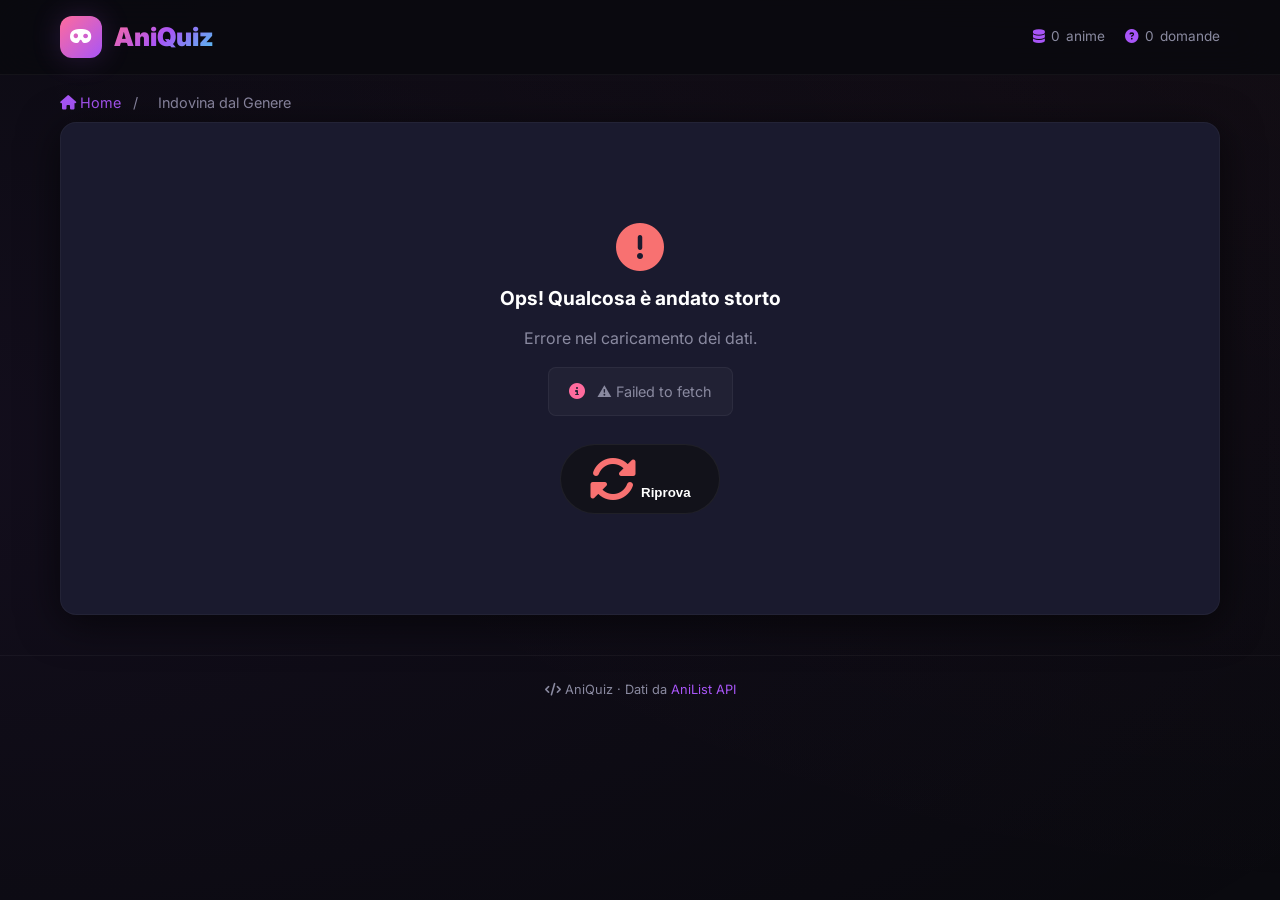
<file: pages/genere.html>
<!DOCTYPE html>
<html lang="it">
<head>
    <meta charset="UTF-8" />
    <meta name="viewport" content="width=device-width, initial-scale=1.0" />
    <title>Indovina dal Genere - AniQuiz</title>
    
    <link rel="stylesheet" href="https://cdnjs.cloudflare.com/ajax/libs/font-awesome/6.4.0/css/all.min.css" />
    <link href="https://fonts.googleapis.com/css2?family=Inter:wght@400;500;600;700;800;900&display=swap" rel="stylesheet" />
    
    <style>
        /* ============================================================
           RESET & VARIABILI
           ============================================================ */
        * {
            margin: 0;
            padding: 0;
            box-sizing: border-box;
        }

        :root {
            --bg-primary: #0a0a0f;
            --bg-secondary: #12121a;
            --bg-card: #1a1a2e;
            --bg-card-hover: #22223a;
            --text-primary: #ffffff;
            --text-secondary: #8a8aa0;
            --accent-pink: #ff6b9d;
            --accent-purple: #a855f7;
            --accent-blue: #4cc9f0;
            --accent-green: #4ade80;
            --accent-red: #f87171;
            --shadow: 0 8px 40px rgba(0, 0, 0, 0.6);
            --radius: 16px;
            --radius-sm: 10px;
            --transition: 0.3s cubic-bezier(0.4, 0, 0.2, 1);
        }

        body {
            font-family: 'Inter', -apple-system, sans-serif;
            background: var(--bg-primary);
            color: var(--text-primary);
            min-height: 100vh;
            line-height: 1.6;
            overflow-x: hidden;
        }

        .container {
            max-width: 1200px;
            margin: 0 auto;
            padding: 0 20px;
        }

        .bg-glow {
            position: fixed;
            top: -50%;
            left: -50%;
            width: 200%;
            height: 200%;
            z-index: 0;
            pointer-events: none;
            background: 
                radial-gradient(ellipse at 20% 50%, rgba(168, 85, 247, 0.06) 0%, transparent 60%),
                radial-gradient(ellipse at 80% 20%, rgba(255, 107, 157, 0.04) 0%, transparent 50%);
        }

        /* ============================================================
           NAVBAR
           ============================================================ */
        .navbar {
            background: rgba(10, 10, 15, 0.85);
            backdrop-filter: blur(20px);
            border-bottom: 1px solid rgba(255, 255, 255, 0.04);
            padding: 16px 0;
            position: sticky;
            top: 0;
            z-index: 100;
        }

        .navbar .container {
            display: flex;
            align-items: center;
            justify-content: space-between;
            flex-wrap: wrap;
            gap: 12px;
        }

        .logo {
            display: flex;
            align-items: center;
            gap: 12px;
            font-size: 1.6rem;
            font-weight: 900;
            text-decoration: none;
            color: inherit;
        }

        .logo-icon {
            width: 42px;
            height: 42px;
            background: linear-gradient(135deg, var(--accent-pink), var(--accent-purple));
            border-radius: 12px;
            display: flex;
            align-items: center;
            justify-content: center;
            font-size: 1.2rem;
            color: #fff;
            box-shadow: 0 0 30px rgba(168, 85, 247, 0.2);
        }

        .logo-text {
            background: linear-gradient(135deg, var(--accent-pink), var(--accent-purple), var(--accent-blue));
            -webkit-background-clip: text;
            -webkit-text-fill-color: transparent;
        }

        .nav-stats {
            display: flex;
            align-items: center;
            gap: 20px;
            color: var(--text-secondary);
            font-size: 0.85rem;
        }

        .nav-stats span {
            display: flex;
            align-items: center;
            gap: 6px;
        }

        .nav-stats i {
            color: var(--accent-purple);
        }

        /* ============================================================
           BREADCRUMB
           ============================================================ */
        .breadcrumb {
            padding: 16px 0 8px;
            color: var(--text-secondary);
            font-size: 0.9rem;
        }

        .breadcrumb a {
            color: var(--accent-purple);
            text-decoration: none;
            transition: var(--transition);
        }

        .breadcrumb a:hover {
            color: var(--accent-pink);
        }

        .breadcrumb span {
            margin: 0 8px;
        }

        /* ============================================================
           QUIZ CONTAINER
           ============================================================ */
        .quiz-container {
            background: var(--bg-card);
            border-radius: var(--radius);
            padding: 40px;
            border: 1px solid rgba(255, 255, 255, 0.04);
            box-shadow: var(--shadow);
            position: relative;
            z-index: 1;
            min-height: 420px;
            display: flex;
            flex-direction: column;
            margin-bottom: 40px;
        }

        .quiz-header {
            display: flex;
            justify-content: space-between;
            align-items: center;
            margin-bottom: 24px;
            flex-wrap: wrap;
            gap: 12px;
        }

        .quiz-header .quiz-title {
            font-size: 1.2rem;
            font-weight: 700;
        }

        .quiz-header .quiz-title i {
            color: var(--accent-purple);
            margin-right: 10px;
        }

        .quiz-header .quiz-progress {
            display: flex;
            align-items: center;
            gap: 16px;
            font-size: 0.9rem;
            color: var(--text-secondary);
        }

        .quiz-header .quiz-progress .current {
            color: var(--text-primary);
            font-weight: 700;
        }

        .progress-bar {
            width: 120px;
            height: 4px;
            background: var(--bg-secondary);
            border-radius: 4px;
            overflow: hidden;
        }

        .progress-bar .fill {
            height: 100%;
            background: linear-gradient(90deg, var(--accent-pink), var(--accent-purple));
            border-radius: 4px;
            transition: width 0.5s ease;
        }

        /* ============================================================
           QUESTION AREA
           ============================================================ */
        .question-area {
            flex: 1;
            display: flex;
            flex-direction: column;
            gap: 24px;
        }

        .question-text {
            font-size: 1.3rem;
            font-weight: 600;
            line-height: 1.5;
            padding: 8px 0;
        }

        .question-text .highlight {
            color: var(--accent-pink);
        }

        .question-image {
            display: flex;
            justify-content: center;
            margin: 8px 0 16px;
        }

        .question-image img {
            max-width: 160px;
            max-height: 220px;
            border-radius: 12px;
            object-fit: cover;
            border: 2px solid rgba(255, 255, 255, 0.08);
            box-shadow: 0 8px 30px rgba(0, 0, 0, 0.4);
        }

        .options-grid {
            display: grid;
            grid-template-columns: 1fr 1fr;
            gap: 16px;
        }

        .option-btn {
            background: var(--bg-secondary);
            border: 2px solid rgba(255, 255, 255, 0.04);
            border-radius: var(--radius-sm);
            cursor: pointer;
            transition: var(--transition);
            padding: 16px;
            display: flex;
            flex-direction: column;
            align-items: center;
            justify-content: center;
            gap: 10px;
            text-align: center;
            min-height: 120px;
            position: relative;
        }

        .option-btn .letter {
            position: absolute;
            top: 10px;
            left: 12px;
            width: 28px;
            height: 28px;
            border-radius: 50%;
            background: rgba(255, 255, 255, 0.05);
            display: flex;
            align-items: center;
            justify-content: center;
            font-weight: 700;
            font-size: 0.75rem;
            color: var(--text-secondary);
            flex-shrink: 0;
        }

        .option-btn .option-image {
            width: 140px;
            height: 180px;
            border-radius: 8px;
            object-fit: cover;
            background: var(--bg-primary);
            border: 1px solid rgba(255, 255, 255, 0.05);
            transition: var(--transition);
        }

        .option-btn .option-text {
            font-size: 1.1rem;
            font-weight: 700;
            color: var(--text-primary);
            line-height: 1.3;
            max-width: 100%;
            word-wrap: break-word;
            padding: 8px 0;
        }

        .option-btn .option-icon {
            font-size: 2.5rem;
            color: var(--accent-purple);
            opacity: 0.7;
            margin: 8px 0;
        }

        .option-btn:hover:not(.disabled) {
            border-color: rgba(255, 255, 255, 0.15);
            background: var(--bg-card-hover);
            transform: translateY(-4px);
            box-shadow: 0 8px 30px rgba(0, 0, 0, 0.3);
        }

        .option-btn:hover:not(.disabled) .option-image {
            transform: scale(1.03);
        }

        .option-btn.correct {
            border-color: var(--accent-green);
            background: rgba(74, 222, 128, 0.1);
            box-shadow: 0 0 40px rgba(74, 222, 128, 0.1);
        }

        .option-btn.correct .letter {
            background: var(--accent-green);
            color: #000;
        }

        .option-btn.correct .option-image {
            border-color: var(--accent-green);
        }

        .option-btn.wrong {
            border-color: var(--accent-red);
            background: rgba(248, 113, 113, 0.1);
            box-shadow: 0 0 40px rgba(248, 113, 113, 0.1);
        }

        .option-btn.wrong .letter {
            background: var(--accent-red);
            color: #fff;
        }

        .option-btn.wrong .option-image {
            border-color: var(--accent-red);
        }

        .option-btn.disabled {
            cursor: default;
            opacity: 0.85;
        }

        .option-btn.disabled:hover {
            transform: none;
            box-shadow: none;
        }

        .option-btn.disabled:hover .option-image {
            transform: none;
        }

        /* ============================================================
           FEEDBACK
           ============================================================ */
        .feedback-area {
            margin-top: 20px;
            padding: 16px 20px;
            border-radius: var(--radius-sm);
            display: none;
            animation: slideUp 0.3s ease;
        }

        .feedback-area.show {
            display: block;
        }

        .feedback-area.correct {
            background: rgba(74, 222, 128, 0.08);
            border: 1px solid rgba(74, 222, 128, 0.15);
        }

        .feedback-area.wrong {
            background: rgba(248, 113, 113, 0.08);
            border: 1px solid rgba(248, 113, 113, 0.15);
        }

        .feedback-area .feedback-title {
            font-weight: 700;
            font-size: 1rem;
            display: flex;
            align-items: center;
            gap: 10px;
        }

        .feedback-area .feedback-title i {
            font-size: 1.2rem;
        }

        .feedback-area.correct .feedback-title i {
            color: var(--accent-green);
        }
        .feedback-area.wrong .feedback-title i {
            color: var(--accent-red);
        }

        .feedback-area .feedback-detail {
            color: var(--text-secondary);
            font-size: 0.9rem;
            margin-top: 4px;
        }

        @keyframes slideUp {
            from {
                opacity: 0;
                transform: translateY(10px);
            }
            to {
                opacity: 1;
                transform: translateY(0);
            }
        }

        /* ============================================================
           NEXT BUTTON
           ============================================================ */
        .next-btn {
            align-self: flex-end;
            margin-top: 20px;
            background: linear-gradient(135deg, var(--accent-pink), var(--accent-purple));
            border: none;
            color: #fff;
            padding: 12px 32px;
            border-radius: 60px;
            font-weight: 700;
            font-size: 0.95rem;
            cursor: pointer;
            transition: var(--transition);
            display: none;
            align-items: center;
            gap: 10px;
            box-shadow: 0 0 30px rgba(168, 85, 247, 0.15);
        }

        .next-btn.show {
            display: flex;
        }

        .next-btn:hover {
            transform: translateY(-2px) scale(1.02);
            box-shadow: 0 0 50px rgba(168, 85, 247, 0.25);
        }

        /* ============================================================
           RESULTS
           ============================================================ */
        .results {
            display: none;
            flex-direction: column;
            align-items: center;
            text-align: center;
            padding: 40px 20px;
            animation: slideUp 0.5s ease;
        }

        .results.show {
            display: flex;
        }

        .results .result-icon {
            font-size: 4rem;
            margin-bottom: 16px;
        }

        .results .result-score {
            font-size: 3.5rem;
            font-weight: 900;
            background: linear-gradient(135deg, var(--accent-pink), var(--accent-purple));
            -webkit-background-clip: text;
            -webkit-text-fill-color: transparent;
        }

        .results .result-label {
            color: var(--text-secondary);
            font-size: 1.1rem;
            margin-top: 4px;
        }

        .results .result-stats {
            display: flex;
            gap: 40px;
            margin: 24px 0 32px;
        }

        .results .result-stats .stat {
            display: flex;
            flex-direction: column;
            align-items: center;
        }

        .results .result-stats .stat .number {
            font-size: 1.5rem;
            font-weight: 700;
        }

        .results .result-stats .stat .label {
            font-size: 0.8rem;
            color: var(--text-secondary);
        }

        .results .result-stats .stat .number.correct {
            color: var(--accent-green);
        }
        .results .result-stats .stat .number.wrong {
            color: var(--accent-red);
        }

        .results-actions {
            display: flex;
            gap: 16px;
            flex-wrap: wrap;
            justify-content: center;
        }

        .restart-btn,
        .home-btn {
            background: var(--bg-secondary);
            border: 1px solid rgba(255, 255, 255, 0.06);
            color: var(--text-primary);
            padding: 12px 32px;
            border-radius: 60px;
            font-weight: 600;
            font-size: 0.95rem;
            cursor: pointer;
            transition: var(--transition);
            display: flex;
            align-items: center;
            gap: 10px;
            text-decoration: none;
        }

        .restart-btn:hover,
        .home-btn:hover {
            background: var(--bg-card-hover);
            transform: translateY(-2px);
        }

        .home-btn {
            background: rgba(168, 85, 247, 0.1);
            border-color: var(--accent-purple);
            color: var(--accent-purple);
        }

        .home-btn:hover {
            background: rgba(168, 85, 247, 0.2);
        }

        /* ============================================================
           LOADING
           ============================================================ */
        .loading {
            display: flex;
            flex-direction: column;
            align-items: center;
            justify-content: center;
            padding: 60px 20px;
            gap: 16px;
            color: var(--text-secondary);
            flex: 1;
        }

        .loading .spinner {
            width: 48px;
            height: 48px;
            border: 3px solid var(--bg-secondary);
            border-top-color: var(--accent-purple);
            border-radius: 50%;
            animation: spin 0.8s linear infinite;
        }

        @keyframes spin {
            to {
                transform: rotate(360deg);
            }
        }

        .loading-progress {
            display: flex;
            flex-direction: column;
            align-items: center;
            gap: 12px;
            width: 100%;
            max-width: 400px;
            margin-top: 8px;
        }

        .progress-bar-full {
            width: 100%;
            height: 6px;
            background: var(--bg-secondary);
            border-radius: 4px;
            overflow: hidden;
        }

        .progress-bar-full .fill-full {
            height: 100%;
            background: linear-gradient(90deg, var(--accent-pink), var(--accent-purple));
            border-radius: 4px;
            transition: width 0.3s ease;
            width: 0%;
        }

        .loading-stats {
            display: flex;
            gap: 20px;
            font-size: 0.85rem;
            color: var(--text-secondary);
        }

        .loading-stats span {
            display: flex;
            align-items: center;
            gap: 6px;
        }

        .loading-stats i {
            color: var(--accent-purple);
        }

        /* ============================================================
           ERROR STATE
           ============================================================ */
        .error-state {
            display: none;
            flex-direction: column;
            align-items: center;
            justify-content: center;
            padding: 60px 20px;
            text-align: center;
            gap: 12px;
            flex: 1;
        }

        .error-state.show {
            display: flex;
        }

        .error-state i {
            font-size: 3rem;
            color: var(--accent-red);
        }

        .error-state h3 {
            font-size: 1.2rem;
        }

        .error-state p {
            color: var(--text-secondary);
            max-width: 500px;
        }

        .error-state .error-detail {
            color: var(--text-secondary);
            font-size: 0.9rem;
            max-width: 450px;
            background: rgba(255, 255, 255, 0.03);
            padding: 12px 20px;
            border-radius: 8px;
            border: 1px solid rgba(255, 255, 255, 0.05);
            margin: 4px 0 8px;
        }

        .error-state .error-detail i {
            font-size: 1rem;
            color: var(--accent-pink);
            margin-right: 8px;
        }

        .retry-btn {
            margin-top: 8px;
            background: var(--bg-secondary);
            border: 1px solid rgba(255, 255, 255, 0.06);
            color: var(--text-primary);
            padding: 10px 28px;
            border-radius: 60px;
            font-weight: 600;
            cursor: pointer;
            transition: var(--transition);
        }

        .retry-btn:hover {
            background: var(--bg-card-hover);
        }

        /* ============================================================
           FOOTER
           ============================================================ */
        .footer {
            border-top: 1px solid rgba(255, 255, 255, 0.04);
            padding: 24px 0;
            margin-top: 40px;
            text-align: center;
            color: var(--text-secondary);
            font-size: 0.8rem;
            position: relative;
            z-index: 1;
        }

        .footer a {
            color: var(--accent-purple);
            text-decoration: none;
        }

        .footer a:hover {
            color: var(--accent-pink);
        }

        /* ============================================================
           RESPONSIVE
           ============================================================ */
        @media (max-width: 1024px) {
            .option-btn .option-image {
                width: 110px;
                height: 150px;
            }
            .question-image img {
                max-width: 140px;
                max-height: 190px;
            }
        }

        @media (max-width: 768px) {
            .quiz-container {
                padding: 24px;
            }
            .options-grid {
                grid-template-columns: 1fr 1fr;
                gap: 12px;
            }
            .option-btn {
                padding: 12px;
                min-height: 100px;
            }
            .option-btn .option-image {
                width: 80px;
                height: 110px;
            }
            .option-btn .option-text {
                font-size: 0.95rem;
            }
            .option-btn .option-icon {
                font-size: 2rem;
            }
            .quiz-header {
                flex-direction: column;
                align-items: flex-start;
            }
            .quiz-header .quiz-progress {
                width: 100%;
                justify-content: space-between;
            }
            .progress-bar {
                flex: 1;
            }
            .results .result-stats {
                gap: 24px;
            }
            .results .result-score {
                font-size: 2.8rem;
            }
            .navbar .container {
                flex-direction: column;
                align-items: stretch;
                gap: 8px;
            }
            .logo {
                justify-content: center;
            }
            .nav-stats {
                justify-content: center;
                flex-wrap: wrap;
            }
            .question-image img {
                max-width: 130px;
                max-height: 180px;
            }
        }

        @media (max-width: 480px) {
            .container {
                padding: 0 12px;
            }
            .quiz-container {
                padding: 16px;
                border-radius: var(--radius-sm);
            }
            .question-text {
                font-size: 1.05rem;
            }
            .options-grid {
                grid-template-columns: 1fr 1fr;
                gap: 8px;
            }
            .option-btn {
                padding: 8px;
                min-height: 80px;
                gap: 6px;
            }
            .option-btn .option-image {
                width: 60px;
                height: 85px;
            }
            .option-btn .option-text {
                font-size: 0.85rem;
            }
            .option-btn .option-icon {
                font-size: 1.5rem;
            }
            .option-btn .letter {
                width: 22px;
                height: 22px;
                font-size: 0.6rem;
                top: 6px;
                left: 8px;
            }
            .question-image img {
                max-width: 110px;
                max-height: 150px;
            }
        }
    </style>
</head>
<body>

    <div class="bg-glow"></div>

    <nav class="navbar">
        <div class="container">
            <a href="../index.html" class="logo">
                <div class="logo-icon"><i class="fas fa-mask"></i></div>
                <span class="logo-text">AniQuiz</span>
            </a>
            <div class="nav-stats">
                <span><i class="fas fa-database"></i> <span id="totalAnime">0</span> anime</span>
                <span><i class="fas fa-question-circle"></i> <span id="totalQuestions">0</span> domande</span>
            </div>
        </div>
    </nav>

    <div class="container">
        <div class="breadcrumb">
            <a href="../index.html"><i class="fas fa-home"></i> Home</a>
            <span>/</span>
            <span>Indovina dal Genere</span>
        </div>
    </div>

    <div class="container">
        <div class="quiz-container" id="quizContainer">

            <div class="loading" id="loading">
                <div class="spinner"></div>
                <div class="loading-text">Caricamento anime in corso...</div>
                <div class="loading-sub">Stiamo preparando le domande per te</div>
                <div class="loading-progress">
                    <div class="progress-bar-full">
                        <div class="fill-full" id="progressFillFull" style="width:0%"></div>
                    </div>
                    <div class="loading-stats">
                        <span><i class="fas fa-film"></i> <span id="loadedCount">0</span> anime caricati</span>
                        <span><i class="fas fa-clock"></i> <span id="progressPercent">0</span>%</span>
                    </div>
                </div>
            </div>

            <div class="error-state" id="errorState">
                <i class="fas fa-circle-exclamation"></i>
                <h3>Ops! Qualcosa è andato storto</h3>
                <p id="errorMessage">Non siamo riusciti a caricare i dati.</p>
                <div class="error-detail" id="errorDetail">
                    <i class="fas fa-info-circle"></i>
                    <span>Verifica la connessione e riprova.</span>
                </div>
                <button class="retry-btn" id="retryBtn"><i class="fas fa-rotate"></i> Riprova</button>
            </div>

            <div id="quizArea" style="display:none;">
                <div class="quiz-header">
                    <div class="quiz-title">
                        <i class="fas fa-tags"></i>
                        <span id="quizTitle">Indovina dal Genere</span>
                    </div>
                    <div class="quiz-progress">
                        <span>Domanda <span class="current" id="currentQuestion">1</span> di <span id="totalQuestionsCount">10</span></span>
                        <div class="progress-bar">
                            <div class="fill" id="progressFill" style="width:0%"></div>
                        </div>
                    </div>
                </div>

                <div class="question-area">
                    <div class="question-text" id="questionText">
                        Caricamento domanda...
                    </div>

                    <div id="questionImageContainer"></div>

                    <div class="options-grid" id="optionsGrid"></div>

                    <div class="feedback-area" id="feedback">
                        <div class="feedback-title">
                            <i class="fas fa-check-circle"></i>
                            <span id="feedbackTitle">Corretto!</span>
                        </div>
                        <div class="feedback-detail" id="feedbackDetail"></div>
                    </div>

                    <button class="next-btn" id="nextBtn">
                        Prossima Domanda <i class="fas fa-arrow-right"></i>
                    </button>
                </div>
            </div>

            <div class="results" id="results">
                <div class="result-icon" id="resultIcon">🏆</div>
                <div class="result-score" id="resultScore">10/10</div>
                <div class="result-label" id="resultLabel">Perfetto! Sei un vero esperto!</div>
                <div class="result-stats">
                    <div class="stat">
                        <span class="number correct" id="resultCorrect">0</span>
                        <span class="label">Corrette</span>
                    </div>
                    <div class="stat">
                        <span class="number wrong" id="resultWrong">0</span>
                        <span class="label">Sbagliate</span>
                    </div>
                    <div class="stat">
                        <span class="number" id="resultAccuracy" style="color:var(--accent-purple);">0%</span>
                        <span class="label">Precisione</span>
                    </div>
                </div>
                <div class="results-actions">
                    <button class="restart-btn" id="restartBtn">
                        <i class="fas fa-rotate"></i> Ricomincia Quiz
                    </button>
                    <a href="../index.html" class="home-btn">
                        <i class="fas fa-home"></i> Torna alla Home
                    </a>
                </div>
            </div>
        </div>
    </div>

    <footer class="footer">
        <div class="container">
            <p>
                <i class="fas fa-code"></i> AniQuiz · Dati da
                <a href="https://anilist.co" target="_blank">AniList API</a>
            </p>
        </div>
    </footer>

    <script>
        // ============================================================
        // MAIN.JS - Utility condivise per tutti i quiz
        // ============================================================

        (function() {
            'use strict';

            const PER_PAGE = 10;
            const TOTAL_CATEGORIES = 5;
            const TOTAL_ANIME = 50;

            window.allAnime = [];
            window.isDataLoaded = false;
            window.isLoading = false;

            function shuffleArray(arr) {
                for (let i = arr.length - 1; i > 0; i--) {
                    const j = Math.floor(Math.random() * (i + 1));
                    [arr[i], arr[j]] = [arr[j], arr[i]];
                }
                return arr;
            }

            function pickRandom(arr) {
                return arr[Math.floor(Math.random() * arr.length)];
            }

            function getTitle(media) {
                return media.title.english || media.title.romaji || media.title.native || 'Sconosciuto';
            }

            function getStudio(media) {
                return media.studios?.nodes?.[0]?.name || 'Sconosciuto';
            }

            function getYear(media) {
                return media.startDate?.year || '?';
            }

            function getGenres(media) {
                return media.genres || [];
            }

            function getCharacters(media) {
                return media.characters?.nodes || [];
            }

            function getImage(media) {
                return media.coverImage?.large || null;
            }

            function buildMultiQuery() {
                const sorts = [
                    { name: 'popolari', sort: 'POPULARITY_DESC', page: 1 },
                    { name: 'trending', sort: 'TRENDING_DESC', page: 1 },
                    { name: 'votati', sort: 'SCORE_DESC', page: 1 },
                    { name: 'recenti', sort: 'START_DATE_DESC', page: 1 },
                    { name: 'casuali', sort: 'POPULARITY_DESC', page: Math.floor(Math.random() * 20) + 1 }
                ];

                let query = 'query {';
                
                sorts.forEach((s, index) => {
                    const alias = `cat${index + 1}`;
                    query += `
                        ${alias}: Page(page: ${s.page}, perPage: ${PER_PAGE}) {
                            pageInfo { hasNextPage }
                            media(type: ANIME, sort: ${s.sort}, isAdult: false, status_not: NOT_YET_RELEASED) {
                                id
                                title { romaji english native }
                                coverImage { large }
                                startDate { year }
                                studios { nodes { name } }
                                genres
                                characters(page: 1, perPage: 10) {
                                    nodes {
                                        id
                                        name { full }
                                        image { large }
                                    }
                                }
                            }
                        }
                    `;
                });

                query += '}';
                return query;
            }

            async function fetchMixedAnime() {
                const query = buildMultiQuery();
                
                try {
                    const response = await fetch('https://graphql.anilist.co', {
                        method: 'POST',
                        headers: {
                            'Content-Type': 'application/json',
                            'Accept': 'application/json',
                        },
                        body: JSON.stringify({ query })
                    });

                    if (!response.ok) throw new Error(`HTTP ${response.status}`);
                    
                    const data = await response.json();
                    if (data.errors) throw new Error(data.errors[0].message);
                    
                    const allAnimeResults = [];
                    const categories = ['cat1', 'cat2', 'cat3', 'cat4', 'cat5'];
                    
                    categories.forEach((cat, index) => {
                        const categoryData = data.data[cat]?.media || [];
                        const names = ['Popolari', 'Trending', 'Votati', 'Recenti', 'Casuali'];
                        console.log(`📊 ${names[index]}: ${categoryData.length} anime`);
                        allAnimeResults.push(...categoryData);
                    });

                    const uniqueMap = new Map();
                    for (const anime of allAnimeResults) {
                        if (!uniqueMap.has(anime.id)) {
                            uniqueMap.set(anime.id, anime);
                        }
                    }
                    
                    const uniqueAnime = Array.from(uniqueMap.values());
                    console.log(`✅ Caricati ${uniqueAnime.length} anime unici (mix di 5 categorie)`);
                    
                    return shuffleArray(uniqueAnime);

                } catch (err) {
                    console.error('Errore fetch:', err);
                    throw err;
                }
            }

            window.loadAnimeData = async function() {
                if (window.isLoading) return;
                
                if (window.isDataLoaded && window.allAnime.length > 0) {
                    return window.allAnime;
                }
                
                window.isLoading = true;

                try {
                    const progressFill = document.getElementById('progressFillFull');
                    const loadedCount = document.getElementById('loadedCount');
                    const progressPercent = document.getElementById('progressPercent');
                    const loadingSub = document.querySelector('.loading-sub');
                    
                    if (progressFill) progressFill.style.width = '10%';
                    if (loadedCount) loadedCount.textContent = '0';
                    if (progressPercent) progressPercent.textContent = '10';
                    if (loadingSub) loadingSub.textContent = 'Caricamento anime in corso...';

                    const data = await fetchMixedAnime();
                    
                    if (!data || data.length < 10) {
                        throw new Error('Pochi anime disponibili');
                    }

                    window.allAnime = data;
                    window.isDataLoaded = true;
                    
                    const totalAnimeSpan = document.getElementById('totalAnime');
                    const footerAnimeCount = document.getElementById('footerAnimeCount');
                    const totalQuestionsSpan = document.getElementById('totalQuestions');
                    
                    if (totalAnimeSpan) totalAnimeSpan.textContent = data.length;
                    if (footerAnimeCount) footerAnimeCount.textContent = data.length;
                    if (totalQuestionsSpan) totalQuestionsSpan.textContent = data.length * 10;

                    if (progressFill) progressFill.style.width = '100%';
                    if (loadedCount) loadedCount.textContent = data.length;
                    if (progressPercent) progressPercent.textContent = '100';

                    window.isLoading = false;
                    return data;

                } catch (err) {
                    console.error(err);
                    window.isLoading = false;
                    throw err;
                }
            };

            // ============================================================
            // SOLO GENERATORE PER "INDOVINA DAL GENERE"
            // ============================================================
            function generateGenreQuestion(animeList) {
                const valid = animeList.filter(a => a.genres && a.genres.length > 0);
                if (valid.length < 4) return null;

                const media = pickRandom(valid);
                const genres = getGenres(media);
                if (genres.length === 0) return null;

                const genre = pickRandom(genres);
                const title = getTitle(media);
                const correctImage = getImage(media);

                const notInGenre = valid.filter(a => 
                    a.id !== media.id && 
                    (!a.genres || !a.genres.includes(genre))
                );
                
                if (notInGenre.length < 3) return null;

                const shuffledDistractors = shuffleArray(notInGenre).slice(0, 3);
                
                const options = shuffleArray([
                    { text: title, image: correctImage, isCorrect: true },
                    ...shuffledDistractors.map(a => ({ 
                        text: getTitle(a), 
                        image: getImage(a), 
                        isCorrect: false 
                    }))
                ]);

                return {
                    question: `Quale di questi anime appartiene al genere <span class="highlight">"${genre}"</span>?`,
                    options: options,
                    correct: title,
                    detail: `✅ "<strong>${title}</strong>" è un anime di genere ${genre}`,
                    showImageInQuestion: false,
                    questionImage: null,
                    isTextOnly: false
                };
            }

            // ============================================================
            // GENERA DOMANDE (PUBBLICA) - SOLO PER "GENERE"
            // ============================================================
            window.generateQuestions = function(type, animeList) {
                // Ignora il tipo, usa sempre generateGenreQuestion
                const questions = [];
                let attempts = 0;

                while (questions.length < 10 && attempts < 300) {
                    const q = generateGenreQuestion(animeList);
                    if (q && q.options && q.options.length === 4) {
                        const duplicate = questions.some(existing =>
                            existing.question === q.question ||
                            (existing.correct === q.correct && 
                             existing.options.map(o => o.text).join(',') === q.options.map(o => o.text).join(','))
                        );
                        if (!duplicate) {
                            questions.push(q);
                        }
                    }
                    attempts++;
                }

                return questions;
            };

        })();


        // ============================================================
        // GENERE.JS - Logica per "Indovina dal Genere"
        // ============================================================

        (function() {
            'use strict';

            const QUESTIONS_PER_QUIZ = 10;

            const loading = document.getElementById('loading');
            const errorState = document.getElementById('errorState');
            const errorMessage = document.getElementById('errorMessage');
            const errorDetail = document.getElementById('errorDetail');
            const quizArea = document.getElementById('quizArea');
            const results = document.getElementById('results');
            const quizTitle = document.getElementById('quizTitle');
            const questionText = document.getElementById('questionText');
            const questionImageContainer = document.getElementById('questionImageContainer');
            const optionsGrid = document.getElementById('optionsGrid');
            const feedback = document.getElementById('feedback');
            const feedbackTitle = document.getElementById('feedbackTitle');
            const feedbackDetail = document.getElementById('feedbackDetail');
            const nextBtn = document.getElementById('nextBtn');
            const progressFill = document.getElementById('progressFill');
            const currentQuestionSpan = document.getElementById('currentQuestion');
            const totalQuestionsCount = document.getElementById('totalQuestionsCount');
            const resultScore = document.getElementById('resultScore');
            const resultLabel = document.getElementById('resultLabel');
            const resultIcon = document.getElementById('resultIcon');
            const resultCorrect = document.getElementById('resultCorrect');
            const resultWrong = document.getElementById('resultWrong');
            const resultAccuracy = document.getElementById('resultAccuracy');
            const retryBtn = document.getElementById('retryBtn');
            const restartBtn = document.getElementById('restartBtn');

            let currentQuestions = [];
            let currentIndex = 0;
            let score = 0;
            let isAnswered = false;
            let quizType = 'genre';

            function renderQuestion(index) {
                const q = currentQuestions[index];
                if (!q) {
                    console.warn('Domanda vuota');
                    return;
                }

                questionText.innerHTML = q.question;
                
                questionImageContainer.innerHTML = '';
                if (q.showImageInQuestion && q.questionImage) {
                    questionImageContainer.innerHTML = `
                        <div class="question-image">
                            <img src="${q.questionImage}" alt="${q.title || 'Anime'}" onerror="this.style.display='none'">
                        </div>
                    `;
                }

                totalQuestionsCount.textContent = currentQuestions.length;
                currentQuestionSpan.textContent = index + 1;
                progressFill.style.width = `${((index) / currentQuestions.length) * 100}%`;

                feedback.className = 'feedback-area';
                feedback.classList.remove('show', 'correct', 'wrong');

                const letters = ['A', 'B', 'C', 'D'];
                optionsGrid.innerHTML = '';
                q.options.forEach((opt, i) => {
                    const btn = document.createElement('button');
                    btn.className = 'option-btn';
                    
                    let contentHtml = '';
                    
                    if (q.isTextOnly) {
                        contentHtml = `
                            <span class="letter">${letters[i]}</span>
                            <div style="display:flex;flex-direction:column;align-items:center;gap:8px;padding:12px 0;">
                                <i class="fas ${opt.icon || 'fa-question'}" style="font-size:2.5rem;color:var(--accent-purple);opacity:0.7;"></i>
                                <span class="option-text">${opt.text}</span>
                            </div>
                        `;
                    } else if (opt.image) {
                        contentHtml = `
                            <span class="letter">${letters[i]}</span>
                            <img src="${opt.image}" class="option-image" alt="${opt.text}" onerror="this.style.display='none'">
                            <span class="option-text">${opt.text}</span>
                        `;
                    } else {
                        contentHtml = `
                            <span class="letter">${letters[i]}</span>
                            <span class="option-text">${opt.text}</span>
                        `;
                    }
                    
                    btn.innerHTML = contentHtml;
                    btn.dataset.index = i;
                    btn.addEventListener('click', () => handleOptionClick(i));
                    optionsGrid.appendChild(btn);
                });

                nextBtn.className = 'next-btn';
                nextBtn.style.display = 'none';
                nextBtn.innerHTML = 'Prossima Domanda <i class="fas fa-arrow-right"></i>';

                isAnswered = false;
            }

            function handleOptionClick(index) {
                if (isAnswered) return;
                isAnswered = true;

                const q = currentQuestions[currentIndex];
                const btns = optionsGrid.querySelectorAll('.option-btn');
                const isCorrect = q.options[index].isCorrect;

                if (isCorrect) score++;

                feedback.className = 'feedback-area show';
                if (isCorrect) {
                    feedback.classList.add('correct');
                    feedbackTitle.textContent = '🎉 Corretto!';
                } else {
                    feedback.classList.add('wrong');
                    feedbackTitle.textContent = '❌ Sbagliato!';
                }
                feedbackDetail.innerHTML = q.detail;

                btns.forEach((btn, i) => {
                    btn.classList.add('disabled');
                    if (q.options[i].isCorrect) {
                        btn.classList.add('correct');
                    } else if (i === index && !isCorrect) {
                        btn.classList.add('wrong');
                    }
                });

                nextBtn.style.display = 'flex';
                nextBtn.className = 'next-btn show';
                
                if (currentIndex === currentQuestions.length - 1) {
                    nextBtn.innerHTML = 'Vedi Risultati 🏆';
                } else {
                    nextBtn.innerHTML = 'Prossima Domanda <i class="fas fa-arrow-right"></i>';
                }
            }

            function showResults() {
                quizArea.style.display = 'none';
                results.className = 'results show';
                results.style.display = 'flex';

                const total = currentQuestions.length;
                const wrong = total - score;
                const accuracy = Math.round((score / total) * 100);

                resultScore.textContent = `${score}/${total}`;
                resultCorrect.textContent = score;
                resultWrong.textContent = wrong;
                resultAccuracy.textContent = `${accuracy}%`;

                if (accuracy === 100) {
                    resultIcon.textContent = '🏆';
                    resultLabel.textContent = 'Perfetto! Conosci tutti i generi!';
                } else if (accuracy >= 80) {
                    resultIcon.textContent = '🌟';
                    resultLabel.textContent = 'Ottimo! Conosci bene i generi!';
                } else if (accuracy >= 60) {
                    resultIcon.textContent = '📚';
                    resultLabel.textContent = 'Buon lavoro! Continua a guardare anime!';
                } else if (accuracy >= 40) {
                    resultIcon.textContent = '🤔';
                    resultLabel.textContent = 'Non male, ma puoi fare di meglio!';
                } else {
                    resultIcon.textContent = '😅';
                    resultLabel.textContent = 'Forse è ora di guardare più anime!';
                }
            }

            window.startQuiz = async function() {
                try {
                    const animeData = await window.loadAnimeData();
                    
                    if (!animeData || animeData.length < 10) {
                        errorMessage.textContent = 'Non ci sono abbastanza anime disponibili.';
                        errorDetail.innerHTML = `
                            <i class="fas fa-info-circle"></i>
                            <span>Caricati solo ${animeData ? animeData.length : 0} anime. Riprova più tardi.</span>
                        `;
                        errorState.classList.add('show');
                        loading.style.display = 'none';
                        return;
                    }

                    const questions = window.generateQuestions(quizType, animeData);
                    
                    if (questions.length < 5) {
                        errorMessage.textContent = 'Impossibile generare abbastanza domande. Riprova.';
                        errorDetail.innerHTML = `
                            <i class="fas fa-info-circle"></i>
                            <span>Generate solo ${questions.length} domande su ${QUESTIONS_PER_QUIZ} richieste.</span>
                        `;
                        errorState.classList.add('show');
                        loading.style.display = 'none';
                        return;
                    }

                    currentQuestions = questions;
                    currentIndex = 0;
                    score = 0;
                    
                    quizTitle.textContent = 'Indovina dal Genere';
                    
                    loading.style.display = 'none';
                    quizArea.style.display = 'block';
                    
                    renderQuestion(0);

                } catch (err) {
                    console.error(err);
                    errorMessage.textContent = 'Errore nel caricamento dei dati.';
                    errorDetail.innerHTML = `
                        <i class="fas fa-info-circle"></i>
                        <span>⚠️ ${err.message || 'Verifica la connessione e riprova.'}</span>
                    `;
                    errorState.classList.add('show');
                    loading.style.display = 'none';
                }
            };

            nextBtn.addEventListener('click', function() {
                if (currentIndex < currentQuestions.length - 1) {
                    currentIndex++;
                    renderQuestion(currentIndex);
                } else {
                    showResults();
                }
            });

            restartBtn.addEventListener('click', function() {
                results.className = 'results';
                results.style.display = 'none';
                quizArea.style.display = 'none';
                loading.style.display = 'flex';
                loading.querySelector('.loading-text').textContent = 'Riavvio del quiz...';
                loading.querySelector('.loading-sub').textContent = 'Preparazione delle domande';
                document.querySelector('.loading-progress').style.display = 'none';
                
                setTimeout(() => {
                    window.startQuiz();
                }, 500);
            });

            retryBtn.addEventListener('click', function() {
                errorState.classList.remove('show');
                loading.style.display = 'flex';
                window.startQuiz();
            });

            document.addEventListener('keydown', function(e) {
                if (e.key === 'Enter' && nextBtn.style.display === 'flex' && nextBtn.classList.contains('show')) {
                    e.preventDefault();
                    nextBtn.click();
                }
                if (e.key >= '1' && e.key <= '4' && !isAnswered) {
                    const idx = parseInt(e.key) - 1;
                    const btns = optionsGrid.querySelectorAll('.option-btn');
                    if (btns[idx] && !btns[idx].classList.contains('disabled')) {
                        btns[idx].click();
                    }
                }
            });

            document.addEventListener('DOMContentLoaded', function() {
                quizType = 'genre';
                window.startQuiz();
            });

        })();
    </script>

</body>
</html>
</file>
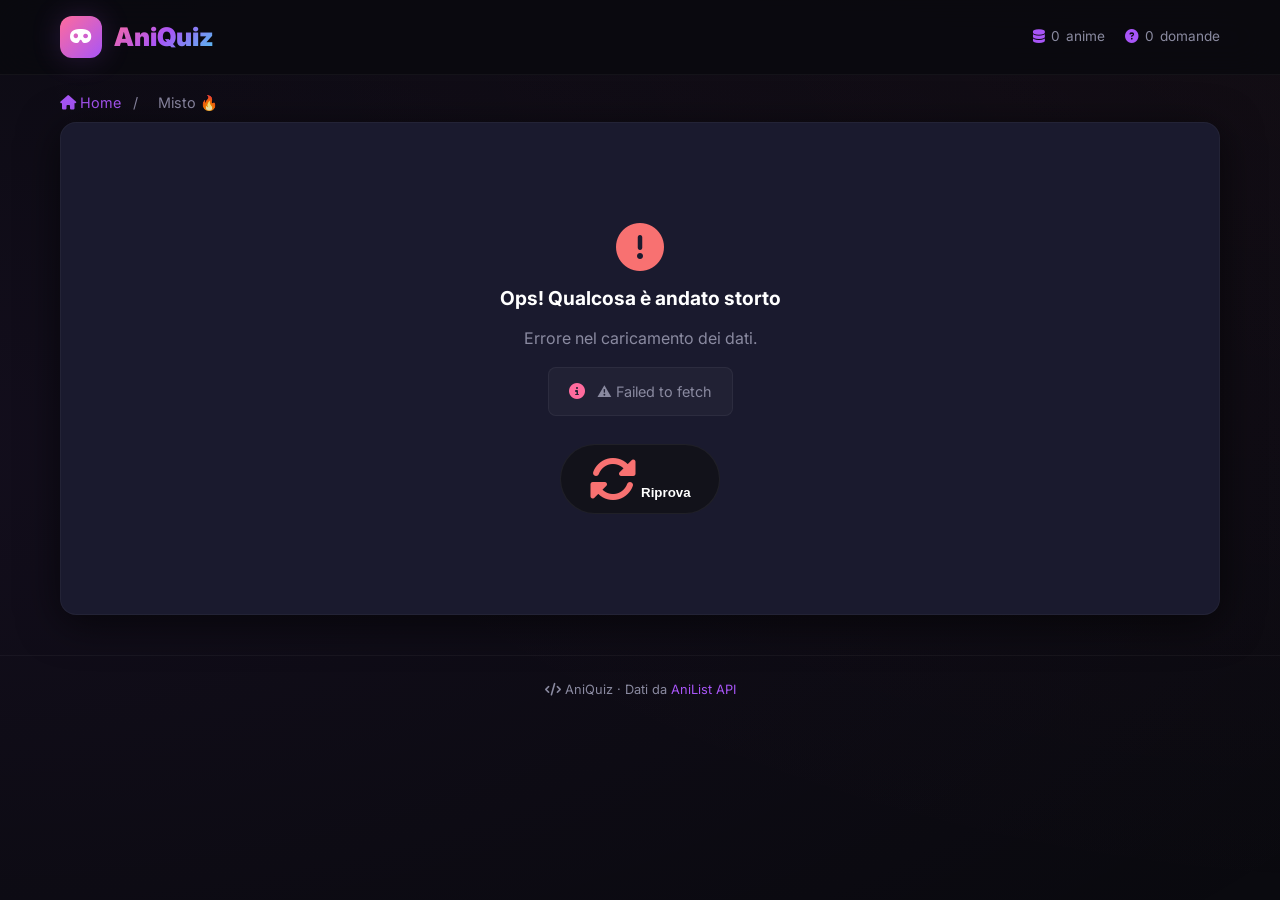
<file: pages/misto.html>
<!DOCTYPE html>
<html lang="it">
<head>
    <meta charset="UTF-8" />
    <meta name="viewport" content="width=device-width, initial-scale=1.0" />
    <title>Misto - AniQuiz</title>
    
    <link rel="stylesheet" href="https://cdnjs.cloudflare.com/ajax/libs/font-awesome/6.4.0/css/all.min.css" />
    <link href="https://fonts.googleapis.com/css2?family=Inter:wght@400;500;600;700;800;900&display=swap" rel="stylesheet" />
    
    <style>
        /* ============================================================
           RESET & VARIABILI
           ============================================================ */
        * {
            margin: 0;
            padding: 0;
            box-sizing: border-box;
        }

        :root {
            --bg-primary: #0a0a0f;
            --bg-secondary: #12121a;
            --bg-card: #1a1a2e;
            --bg-card-hover: #22223a;
            --text-primary: #ffffff;
            --text-secondary: #8a8aa0;
            --accent-pink: #ff6b9d;
            --accent-purple: #a855f7;
            --accent-blue: #4cc9f0;
            --accent-green: #4ade80;
            --accent-red: #f87171;
            --shadow: 0 8px 40px rgba(0, 0, 0, 0.6);
            --radius: 16px;
            --radius-sm: 10px;
            --transition: 0.3s cubic-bezier(0.4, 0, 0.2, 1);
        }

        body {
            font-family: 'Inter', -apple-system, sans-serif;
            background: var(--bg-primary);
            color: var(--text-primary);
            min-height: 100vh;
            line-height: 1.6;
            overflow-x: hidden;
        }

        .container {
            max-width: 1200px;
            margin: 0 auto;
            padding: 0 20px;
        }

        .bg-glow {
            position: fixed;
            top: -50%;
            left: -50%;
            width: 200%;
            height: 200%;
            z-index: 0;
            pointer-events: none;
            background: 
                radial-gradient(ellipse at 20% 50%, rgba(168, 85, 247, 0.06) 0%, transparent 60%),
                radial-gradient(ellipse at 80% 20%, rgba(255, 107, 157, 0.04) 0%, transparent 50%);
        }

        /* ============================================================
           NAVBAR
           ============================================================ */
        .navbar {
            background: rgba(10, 10, 15, 0.85);
            backdrop-filter: blur(20px);
            border-bottom: 1px solid rgba(255, 255, 255, 0.04);
            padding: 16px 0;
            position: sticky;
            top: 0;
            z-index: 100;
        }

        .navbar .container {
            display: flex;
            align-items: center;
            justify-content: space-between;
            flex-wrap: wrap;
            gap: 12px;
        }

        .logo {
            display: flex;
            align-items: center;
            gap: 12px;
            font-size: 1.6rem;
            font-weight: 900;
            text-decoration: none;
            color: inherit;
        }

        .logo-icon {
            width: 42px;
            height: 42px;
            background: linear-gradient(135deg, var(--accent-pink), var(--accent-purple));
            border-radius: 12px;
            display: flex;
            align-items: center;
            justify-content: center;
            font-size: 1.2rem;
            color: #fff;
            box-shadow: 0 0 30px rgba(168, 85, 247, 0.2);
        }

        .logo-text {
            background: linear-gradient(135deg, var(--accent-pink), var(--accent-purple), var(--accent-blue));
            -webkit-background-clip: text;
            -webkit-text-fill-color: transparent;
        }

        .nav-stats {
            display: flex;
            align-items: center;
            gap: 20px;
            color: var(--text-secondary);
            font-size: 0.85rem;
        }

        .nav-stats span {
            display: flex;
            align-items: center;
            gap: 6px;
        }

        .nav-stats i {
            color: var(--accent-purple);
        }

        /* ============================================================
           BREADCRUMB
           ============================================================ */
        .breadcrumb {
            padding: 16px 0 8px;
            color: var(--text-secondary);
            font-size: 0.9rem;
        }

        .breadcrumb a {
            color: var(--accent-purple);
            text-decoration: none;
            transition: var(--transition);
        }

        .breadcrumb a:hover {
            color: var(--accent-pink);
        }

        .breadcrumb span {
            margin: 0 8px;
        }

        /* ============================================================
           QUIZ CONTAINER
           ============================================================ */
        .quiz-container {
            background: var(--bg-card);
            border-radius: var(--radius);
            padding: 40px;
            border: 1px solid rgba(255, 255, 255, 0.04);
            box-shadow: var(--shadow);
            position: relative;
            z-index: 1;
            min-height: 420px;
            display: flex;
            flex-direction: column;
            margin-bottom: 40px;
        }

        .quiz-header {
            display: flex;
            justify-content: space-between;
            align-items: center;
            margin-bottom: 24px;
            flex-wrap: wrap;
            gap: 12px;
        }

        .quiz-header .quiz-title {
            font-size: 1.2rem;
            font-weight: 700;
        }

        .quiz-header .quiz-title i {
            color: var(--accent-purple);
            margin-right: 10px;
        }

        .quiz-header .quiz-progress {
            display: flex;
            align-items: center;
            gap: 16px;
            font-size: 0.9rem;
            color: var(--text-secondary);
        }

        .quiz-header .quiz-progress .current {
            color: var(--text-primary);
            font-weight: 700;
        }

        .progress-bar {
            width: 120px;
            height: 4px;
            background: var(--bg-secondary);
            border-radius: 4px;
            overflow: hidden;
        }

        .progress-bar .fill {
            height: 100%;
            background: linear-gradient(90deg, var(--accent-pink), var(--accent-purple));
            border-radius: 4px;
            transition: width 0.5s ease;
        }

        /* ============================================================
           QUESTION AREA
           ============================================================ */
        .question-area {
            flex: 1;
            display: flex;
            flex-direction: column;
            gap: 24px;
        }

        .question-text {
            font-size: 1.3rem;
            font-weight: 600;
            line-height: 1.5;
            padding: 8px 0;
        }

        .question-text .highlight {
            color: var(--accent-pink);
        }

        .question-image {
            display: flex;
            justify-content: center;
            margin: 8px 0 16px;
        }

        .question-image img {
            max-width: 160px;
            max-height: 220px;
            border-radius: 12px;
            object-fit: cover;
            border: 2px solid rgba(255, 255, 255, 0.08);
            box-shadow: 0 8px 30px rgba(0, 0, 0, 0.4);
        }

        .options-grid {
            display: grid;
            grid-template-columns: 1fr 1fr;
            gap: 16px;
        }

        .option-btn {
            background: var(--bg-secondary);
            border: 2px solid rgba(255, 255, 255, 0.04);
            border-radius: var(--radius-sm);
            cursor: pointer;
            transition: var(--transition);
            padding: 16px;
            display: flex;
            flex-direction: column;
            align-items: center;
            justify-content: center;
            gap: 10px;
            text-align: center;
            min-height: 120px;
            position: relative;
        }

        .option-btn .letter {
            position: absolute;
            top: 10px;
            left: 12px;
            width: 28px;
            height: 28px;
            border-radius: 50%;
            background: rgba(255, 255, 255, 0.05);
            display: flex;
            align-items: center;
            justify-content: center;
            font-weight: 700;
            font-size: 0.75rem;
            color: var(--text-secondary);
            flex-shrink: 0;
        }

        .option-btn .option-image {
            width: 140px;
            height: 180px;
            border-radius: 8px;
            object-fit: cover;
            background: var(--bg-primary);
            border: 1px solid rgba(255, 255, 255, 0.05);
            transition: var(--transition);
        }

        .option-btn .option-text {
            font-size: 1.1rem;
            font-weight: 700;
            color: var(--text-primary);
            line-height: 1.3;
            max-width: 100%;
            word-wrap: break-word;
            padding: 8px 0;
        }

        .option-btn .option-icon {
            font-size: 2.5rem;
            color: var(--accent-purple);
            opacity: 0.7;
            margin: 8px 0;
        }

        .option-btn:hover:not(.disabled) {
            border-color: rgba(255, 255, 255, 0.15);
            background: var(--bg-card-hover);
            transform: translateY(-4px);
            box-shadow: 0 8px 30px rgba(0, 0, 0, 0.3);
        }

        .option-btn:hover:not(.disabled) .option-image {
            transform: scale(1.03);
        }

        .option-btn.correct {
            border-color: var(--accent-green);
            background: rgba(74, 222, 128, 0.1);
            box-shadow: 0 0 40px rgba(74, 222, 128, 0.1);
        }

        .option-btn.correct .letter {
            background: var(--accent-green);
            color: #000;
        }

        .option-btn.correct .option-image {
            border-color: var(--accent-green);
        }

        .option-btn.wrong {
            border-color: var(--accent-red);
            background: rgba(248, 113, 113, 0.1);
            box-shadow: 0 0 40px rgba(248, 113, 113, 0.1);
        }

        .option-btn.wrong .letter {
            background: var(--accent-red);
            color: #fff;
        }

        .option-btn.wrong .option-image {
            border-color: var(--accent-red);
        }

        .option-btn.disabled {
            cursor: default;
            opacity: 0.85;
        }

        .option-btn.disabled:hover {
            transform: none;
            box-shadow: none;
        }

        .option-btn.disabled:hover .option-image {
            transform: none;
        }

        /* ============================================================
           FEEDBACK
           ============================================================ */
        .feedback-area {
            margin-top: 20px;
            padding: 16px 20px;
            border-radius: var(--radius-sm);
            display: none;
            animation: slideUp 0.3s ease;
        }

        .feedback-area.show {
            display: block;
        }

        .feedback-area.correct {
            background: rgba(74, 222, 128, 0.08);
            border: 1px solid rgba(74, 222, 128, 0.15);
        }

        .feedback-area.wrong {
            background: rgba(248, 113, 113, 0.08);
            border: 1px solid rgba(248, 113, 113, 0.15);
        }

        .feedback-area .feedback-title {
            font-weight: 700;
            font-size: 1rem;
            display: flex;
            align-items: center;
            gap: 10px;
        }

        .feedback-area .feedback-title i {
            font-size: 1.2rem;
        }

        .feedback-area.correct .feedback-title i {
            color: var(--accent-green);
        }
        .feedback-area.wrong .feedback-title i {
            color: var(--accent-red);
        }

        .feedback-area .feedback-detail {
            color: var(--text-secondary);
            font-size: 0.9rem;
            margin-top: 4px;
        }

        @keyframes slideUp {
            from {
                opacity: 0;
                transform: translateY(10px);
            }
            to {
                opacity: 1;
                transform: translateY(0);
            }
        }

        /* ============================================================
           NEXT BUTTON
           ============================================================ */
        .next-btn {
            align-self: flex-end;
            margin-top: 20px;
            background: linear-gradient(135deg, var(--accent-pink), var(--accent-purple));
            border: none;
            color: #fff;
            padding: 12px 32px;
            border-radius: 60px;
            font-weight: 700;
            font-size: 0.95rem;
            cursor: pointer;
            transition: var(--transition);
            display: none;
            align-items: center;
            gap: 10px;
            box-shadow: 0 0 30px rgba(168, 85, 247, 0.15);
        }

        .next-btn.show {
            display: flex;
        }

        .next-btn:hover {
            transform: translateY(-2px) scale(1.02);
            box-shadow: 0 0 50px rgba(168, 85, 247, 0.25);
        }

        /* ============================================================
           RESULTS
           ============================================================ */
        .results {
            display: none;
            flex-direction: column;
            align-items: center;
            text-align: center;
            padding: 40px 20px;
            animation: slideUp 0.5s ease;
        }

        .results.show {
            display: flex;
        }

        .results .result-icon {
            font-size: 4rem;
            margin-bottom: 16px;
        }

        .results .result-score {
            font-size: 3.5rem;
            font-weight: 900;
            background: linear-gradient(135deg, var(--accent-pink), var(--accent-purple));
            -webkit-background-clip: text;
            -webkit-text-fill-color: transparent;
        }

        .results .result-label {
            color: var(--text-secondary);
            font-size: 1.1rem;
            margin-top: 4px;
        }

        .results .result-stats {
            display: flex;
            gap: 40px;
            margin: 24px 0 32px;
        }

        .results .result-stats .stat {
            display: flex;
            flex-direction: column;
            align-items: center;
        }

        .results .result-stats .stat .number {
            font-size: 1.5rem;
            font-weight: 700;
        }

        .results .result-stats .stat .label {
            font-size: 0.8rem;
            color: var(--text-secondary);
        }

        .results .result-stats .stat .number.correct {
            color: var(--accent-green);
        }
        .results .result-stats .stat .number.wrong {
            color: var(--accent-red);
        }

        .results-actions {
            display: flex;
            gap: 16px;
            flex-wrap: wrap;
            justify-content: center;
        }

        .restart-btn,
        .home-btn {
            background: var(--bg-secondary);
            border: 1px solid rgba(255, 255, 255, 0.06);
            color: var(--text-primary);
            padding: 12px 32px;
            border-radius: 60px;
            font-weight: 600;
            font-size: 0.95rem;
            cursor: pointer;
            transition: var(--transition);
            display: flex;
            align-items: center;
            gap: 10px;
            text-decoration: none;
        }

        .restart-btn:hover,
        .home-btn:hover {
            background: var(--bg-card-hover);
            transform: translateY(-2px);
        }

        .home-btn {
            background: rgba(168, 85, 247, 0.1);
            border-color: var(--accent-purple);
            color: var(--accent-purple);
        }

        .home-btn:hover {
            background: rgba(168, 85, 247, 0.2);
        }

        /* ============================================================
           LOADING
           ============================================================ */
        .loading {
            display: flex;
            flex-direction: column;
            align-items: center;
            justify-content: center;
            padding: 60px 20px;
            gap: 16px;
            color: var(--text-secondary);
            flex: 1;
        }

        .loading .spinner {
            width: 48px;
            height: 48px;
            border: 3px solid var(--bg-secondary);
            border-top-color: var(--accent-purple);
            border-radius: 50%;
            animation: spin 0.8s linear infinite;
        }

        @keyframes spin {
            to {
                transform: rotate(360deg);
            }
        }

        .loading-progress {
            display: flex;
            flex-direction: column;
            align-items: center;
            gap: 12px;
            width: 100%;
            max-width: 400px;
            margin-top: 8px;
        }

        .progress-bar-full {
            width: 100%;
            height: 6px;
            background: var(--bg-secondary);
            border-radius: 4px;
            overflow: hidden;
        }

        .progress-bar-full .fill-full {
            height: 100%;
            background: linear-gradient(90deg, var(--accent-pink), var(--accent-purple));
            border-radius: 4px;
            transition: width 0.3s ease;
            width: 0%;
        }

        .loading-stats {
            display: flex;
            gap: 20px;
            font-size: 0.85rem;
            color: var(--text-secondary);
        }

        .loading-stats span {
            display: flex;
            align-items: center;
            gap: 6px;
        }

        .loading-stats i {
            color: var(--accent-purple);
        }

        /* ============================================================
           ERROR STATE
           ============================================================ */
        .error-state {
            display: none;
            flex-direction: column;
            align-items: center;
            justify-content: center;
            padding: 60px 20px;
            text-align: center;
            gap: 12px;
            flex: 1;
        }

        .error-state.show {
            display: flex;
        }

        .error-state i {
            font-size: 3rem;
            color: var(--accent-red);
        }

        .error-state h3 {
            font-size: 1.2rem;
        }

        .error-state p {
            color: var(--text-secondary);
            max-width: 500px;
        }

        .error-state .error-detail {
            color: var(--text-secondary);
            font-size: 0.9rem;
            max-width: 450px;
            background: rgba(255, 255, 255, 0.03);
            padding: 12px 20px;
            border-radius: 8px;
            border: 1px solid rgba(255, 255, 255, 0.05);
            margin: 4px 0 8px;
        }

        .error-state .error-detail i {
            font-size: 1rem;
            color: var(--accent-pink);
            margin-right: 8px;
        }

        .retry-btn {
            margin-top: 8px;
            background: var(--bg-secondary);
            border: 1px solid rgba(255, 255, 255, 0.06);
            color: var(--text-primary);
            padding: 10px 28px;
            border-radius: 60px;
            font-weight: 600;
            cursor: pointer;
            transition: var(--transition);
        }

        .retry-btn:hover {
            background: var(--bg-card-hover);
        }

        /* ============================================================
           FOOTER
           ============================================================ */
        .footer {
            border-top: 1px solid rgba(255, 255, 255, 0.04);
            padding: 24px 0;
            margin-top: 40px;
            text-align: center;
            color: var(--text-secondary);
            font-size: 0.8rem;
            position: relative;
            z-index: 1;
        }

        .footer a {
            color: var(--accent-purple);
            text-decoration: none;
        }

        .footer a:hover {
            color: var(--accent-pink);
        }

        /* ============================================================
           RESPONSIVE
           ============================================================ */
        @media (max-width: 1024px) {
            .option-btn .option-image {
                width: 110px;
                height: 150px;
            }
            .question-image img {
                max-width: 140px;
                max-height: 190px;
            }
        }

        @media (max-width: 768px) {
            .quiz-container {
                padding: 24px;
            }
            .options-grid {
                grid-template-columns: 1fr 1fr;
                gap: 12px;
            }
            .option-btn {
                padding: 12px;
                min-height: 100px;
            }
            .option-btn .option-image {
                width: 80px;
                height: 110px;
            }
            .option-btn .option-text {
                font-size: 0.95rem;
            }
            .option-btn .option-icon {
                font-size: 2rem;
            }
            .quiz-header {
                flex-direction: column;
                align-items: flex-start;
            }
            .quiz-header .quiz-progress {
                width: 100%;
                justify-content: space-between;
            }
            .progress-bar {
                flex: 1;
            }
            .results .result-stats {
                gap: 24px;
            }
            .results .result-score {
                font-size: 2.8rem;
            }
            .navbar .container {
                flex-direction: column;
                align-items: stretch;
                gap: 8px;
            }
            .logo {
                justify-content: center;
            }
            .nav-stats {
                justify-content: center;
                flex-wrap: wrap;
            }
            .question-image img {
                max-width: 130px;
                max-height: 180px;
            }
        }

        @media (max-width: 480px) {
            .container {
                padding: 0 12px;
            }
            .quiz-container {
                padding: 16px;
                border-radius: var(--radius-sm);
            }
            .question-text {
                font-size: 1.05rem;
            }
            .options-grid {
                grid-template-columns: 1fr 1fr;
                gap: 8px;
            }
            .option-btn {
                padding: 8px;
                min-height: 80px;
                gap: 6px;
            }
            .option-btn .option-image {
                width: 60px;
                height: 85px;
            }
            .option-btn .option-text {
                font-size: 0.85rem;
            }
            .option-btn .option-icon {
                font-size: 1.5rem;
            }
            .option-btn .letter {
                width: 22px;
                height: 22px;
                font-size: 0.6rem;
                top: 6px;
                left: 8px;
            }
            .question-image img {
                max-width: 110px;
                max-height: 150px;
            }
        }
    </style>
</head>
<body>

    <div class="bg-glow"></div>

    <nav class="navbar">
        <div class="container">
            <a href="../index.html" class="logo">
                <div class="logo-icon"><i class="fas fa-mask"></i></div>
                <span class="logo-text">AniQuiz</span>
            </a>
            <div class="nav-stats">
                <span><i class="fas fa-database"></i> <span id="totalAnime">0</span> anime</span>
                <span><i class="fas fa-question-circle"></i> <span id="totalQuestions">0</span> domande</span>
            </div>
        </div>
    </nav>

    <div class="container">
        <div class="breadcrumb">
            <a href="../index.html"><i class="fas fa-home"></i> Home</a>
            <span>/</span>
            <span>Misto 🔥</span>
        </div>
    </div>

    <div class="container">
        <div class="quiz-container" id="quizContainer">

            <div class="loading" id="loading">
                <div class="spinner"></div>
                <div class="loading-text">Caricamento anime in corso...</div>
                <div class="loading-sub">Stiamo preparando le domande per te</div>
                <div class="loading-progress">
                    <div class="progress-bar-full">
                        <div class="fill-full" id="progressFillFull" style="width:0%"></div>
                    </div>
                    <div class="loading-stats">
                        <span><i class="fas fa-film"></i> <span id="loadedCount">0</span> anime caricati</span>
                        <span><i class="fas fa-clock"></i> <span id="progressPercent">0</span>%</span>
                    </div>
                </div>
            </div>

            <div class="error-state" id="errorState">
                <i class="fas fa-circle-exclamation"></i>
                <h3>Ops! Qualcosa è andato storto</h3>
                <p id="errorMessage">Non siamo riusciti a caricare i dati.</p>
                <div class="error-detail" id="errorDetail">
                    <i class="fas fa-info-circle"></i>
                    <span>Verifica la connessione e riprova.</span>
                </div>
                <button class="retry-btn" id="retryBtn"><i class="fas fa-rotate"></i> Riprova</button>
            </div>

            <div id="quizArea" style="display:none;">
                <div class="quiz-header">
                    <div class="quiz-title">
                        <i class="fas fa-shuffle"></i>
                        <span id="quizTitle">Quiz Misto 🔥</span>
                    </div>
                    <div class="quiz-progress">
                        <span>Domanda <span class="current" id="currentQuestion">1</span> di <span id="totalQuestionsCount">10</span></span>
                        <div class="progress-bar">
                            <div class="fill" id="progressFill" style="width:0%"></div>
                        </div>
                    </div>
                </div>

                <div class="question-area">
                    <div class="question-text" id="questionText">
                        Caricamento domanda...
                    </div>

                    <div id="questionImageContainer"></div>

                    <div class="options-grid" id="optionsGrid"></div>

                    <div class="feedback-area" id="feedback">
                        <div class="feedback-title">
                            <i class="fas fa-check-circle"></i>
                            <span id="feedbackTitle">Corretto!</span>
                        </div>
                        <div class="feedback-detail" id="feedbackDetail"></div>
                    </div>

                    <button class="next-btn" id="nextBtn">
                        Prossima Domanda <i class="fas fa-arrow-right"></i>
                    </button>
                </div>
            </div>

            <div class="results" id="results">
                <div class="result-icon" id="resultIcon">🏆</div>
                <div class="result-score" id="resultScore">10/10</div>
                <div class="result-label" id="resultLabel">Perfetto! Sei un vero esperto!</div>
                <div class="result-stats">
                    <div class="stat">
                        <span class="number correct" id="resultCorrect">0</span>
                        <span class="label">Corrette</span>
                    </div>
                    <div class="stat">
                        <span class="number wrong" id="resultWrong">0</span>
                        <span class="label">Sbagliate</span>
                    </div>
                    <div class="stat">
                        <span class="number" id="resultAccuracy" style="color:var(--accent-purple);">0%</span>
                        <span class="label">Precisione</span>
                    </div>
                </div>
                <div class="results-actions">
                    <button class="restart-btn" id="restartBtn">
                        <i class="fas fa-rotate"></i> Ricomincia Quiz
                    </button>
                    <a href="../index.html" class="home-btn">
                        <i class="fas fa-home"></i> Torna alla Home
                    </a>
                </div>
            </div>
        </div>
    </div>

    <footer class="footer">
        <div class="container">
            <p>
                <i class="fas fa-code"></i> AniQuiz · Dati da
                <a href="https://anilist.co" target="_blank">AniList API</a>
            </p>
        </div>
    </footer>

    <script>
        // ============================================================
        // MAIN.JS - Utility condivise per tutti i quiz
        // ============================================================

        (function() {
            'use strict';

            const PER_PAGE = 10;
            const TOTAL_CATEGORIES = 5;
            const TOTAL_ANIME = 50;

            window.allAnime = [];
            window.isDataLoaded = false;
            window.isLoading = false;

            function shuffleArray(arr) {
                for (let i = arr.length - 1; i > 0; i--) {
                    const j = Math.floor(Math.random() * (i + 1));
                    [arr[i], arr[j]] = [arr[j], arr[i]];
                }
                return arr;
            }

            function pickRandom(arr) {
                return arr[Math.floor(Math.random() * arr.length)];
            }

            function getTitle(media) {
                return media.title.english || media.title.romaji || media.title.native || 'Sconosciuto';
            }

            function getStudio(media) {
                return media.studios?.nodes?.[0]?.name || 'Sconosciuto';
            }

            function getYear(media) {
                return media.startDate?.year || '?';
            }

            function getGenres(media) {
                return media.genres || [];
            }

            function getCharacters(media) {
                return media.characters?.nodes || [];
            }

            function getImage(media) {
                return media.coverImage?.large || null;
            }

            function buildMultiQuery() {
                const sorts = [
                    { name: 'popolari', sort: 'POPULARITY_DESC', page: 1 },
                    { name: 'trending', sort: 'TRENDING_DESC', page: 1 },
                    { name: 'votati', sort: 'SCORE_DESC', page: 1 },
                    { name: 'recenti', sort: 'START_DATE_DESC', page: 1 },
                    { name: 'casuali', sort: 'POPULARITY_DESC', page: Math.floor(Math.random() * 20) + 1 }
                ];

                let query = 'query {';
                
                sorts.forEach((s, index) => {
                    const alias = `cat${index + 1}`;
                    query += `
                        ${alias}: Page(page: ${s.page}, perPage: ${PER_PAGE}) {
                            pageInfo { hasNextPage }
                            media(type: ANIME, sort: ${s.sort}, isAdult: false, status_not: NOT_YET_RELEASED) {
                                id
                                title { romaji english native }
                                coverImage { large }
                                startDate { year }
                                studios { nodes { name } }
                                genres
                                characters(page: 1, perPage: 10) {
                                    nodes {
                                        id
                                        name { full }
                                        image { large }
                                    }
                                }
                            }
                        }
                    `;
                });

                query += '}';
                return query;
            }

            async function fetchMixedAnime() {
                const query = buildMultiQuery();
                
                try {
                    const response = await fetch('https://graphql.anilist.co', {
                        method: 'POST',
                        headers: {
                            'Content-Type': 'application/json',
                            'Accept': 'application/json',
                        },
                        body: JSON.stringify({ query })
                    });

                    if (!response.ok) throw new Error(`HTTP ${response.status}`);
                    
                    const data = await response.json();
                    if (data.errors) throw new Error(data.errors[0].message);
                    
                    const allAnimeResults = [];
                    const categories = ['cat1', 'cat2', 'cat3', 'cat4', 'cat5'];
                    
                    categories.forEach((cat, index) => {
                        const categoryData = data.data[cat]?.media || [];
                        const names = ['Popolari', 'Trending', 'Votati', 'Recenti', 'Casuali'];
                        console.log(`📊 ${names[index]}: ${categoryData.length} anime`);
                        allAnimeResults.push(...categoryData);
                    });

                    const uniqueMap = new Map();
                    for (const anime of allAnimeResults) {
                        if (!uniqueMap.has(anime.id)) {
                            uniqueMap.set(anime.id, anime);
                        }
                    }
                    
                    const uniqueAnime = Array.from(uniqueMap.values());
                    console.log(`✅ Caricati ${uniqueAnime.length} anime unici (mix di 5 categorie)`);
                    
                    return shuffleArray(uniqueAnime);

                } catch (err) {
                    console.error('Errore fetch:', err);
                    throw err;
                }
            }

            window.loadAnimeData = async function() {
                if (window.isLoading) return;
                
                if (window.isDataLoaded && window.allAnime.length > 0) {
                    return window.allAnime;
                }
                
                window.isLoading = true;

                try {
                    const progressFill = document.getElementById('progressFillFull');
                    const loadedCount = document.getElementById('loadedCount');
                    const progressPercent = document.getElementById('progressPercent');
                    const loadingSub = document.querySelector('.loading-sub');
                    
                    if (progressFill) progressFill.style.width = '10%';
                    if (loadedCount) loadedCount.textContent = '0';
                    if (progressPercent) progressPercent.textContent = '10';
                    if (loadingSub) loadingSub.textContent = 'Caricamento anime in corso...';

                    const data = await fetchMixedAnime();
                    
                    if (!data || data.length < 10) {
                        throw new Error('Pochi anime disponibili');
                    }

                    window.allAnime = data;
                    window.isDataLoaded = true;
                    
                    const totalAnimeSpan = document.getElementById('totalAnime');
                    const footerAnimeCount = document.getElementById('footerAnimeCount');
                    const totalQuestionsSpan = document.getElementById('totalQuestions');
                    
                    if (totalAnimeSpan) totalAnimeSpan.textContent = data.length;
                    if (footerAnimeCount) footerAnimeCount.textContent = data.length;
                    if (totalQuestionsSpan) totalQuestionsSpan.textContent = data.length * 10;

                    if (progressFill) progressFill.style.width = '100%';
                    if (loadedCount) loadedCount.textContent = data.length;
                    if (progressPercent) progressPercent.textContent = '100';

                    window.isLoading = false;
                    return data;

                } catch (err) {
                    console.error(err);
                    window.isLoading = false;
                    throw err;
                }
            };

            // ===== GENERATORI DOMANDE =====

            function generateCharacterQuestion(animeList) {
                const valid = animeList.filter(a => getCharacters(a).length > 2);
                if (valid.length < 4) return null;

                const media = pickRandom(valid);
                const chars = getCharacters(media);
                const character = pickRandom(chars);
                if (!character) return null;

                const correct = getTitle(media);
                const correctImage = getImage(media);
                const others = valid.filter(a => a.id !== media.id);
                if (others.length < 3) return null;

                const shuffledOthers = shuffleArray(others).slice(0, 3);
                const options = shuffleArray([
                    { text: correct, image: correctImage, isCorrect: true },
                    ...shuffledOthers.map(a => ({ text: getTitle(a), image: getImage(a), isCorrect: false }))
                ]);

                return {
                    question: `In quale anime compare il personaggio <span class="highlight">"${character.name.full}"</span>?`,
                    options: options,
                    correct: correct,
                    detail: `✅ "${character.name.full}" appare in <strong>"${correct}"</strong>`,
                    showImageInQuestion: false,
                    questionImage: null,
                    isTextOnly: false
                };
            }

            function generateAnimeQuestion(animeList) {
                const media = pickRandom(animeList);
                if (!media) return null;

                const correct = getTitle(media);
                const correctImage = getImage(media);
                const others = animeList.filter(a => a.id !== media.id);
                if (others.length < 3) return null;

                const shuffledOthers = shuffleArray(others).slice(0, 3);
                const options = shuffleArray([
                    { text: correct, image: correctImage, isCorrect: true },
                    ...shuffledOthers.map(a => ({ text: getTitle(a), image: getImage(a), isCorrect: false }))
                ]);

                const chars = getCharacters(media);
                const character = chars.length > 0 ? pickRandom(chars) : null;

                const question = character ?
                    `In quale di questi anime compare <span class="highlight">"${character.name.full}"</span>?` :
                    `Quale di questi è l'anime <span class="highlight">"${correct}"</span>?`;

                return {
                    question: question,
                    options: options,
                    correct: correct,
                    detail: character ?
                        `✅ "${character.name.full}" appare in <strong>"${correct}"</strong>` :
                        `✅ L'anime corretto è <strong>"${correct}"</strong>`,
                    showImageInQuestion: false,
                    questionImage: null,
                    isTextOnly: false
                };
            }

            function generateStudioQuestion(animeList) {
                const valid = animeList.filter(a => getStudio(a) !== 'Sconosciuto');
                if (valid.length < 4) return null;

                const media = pickRandom(valid);
                const correct = getStudio(media);
                const title = getTitle(media);
                const correctImage = getImage(media);

                const others = valid.filter(a => a.id !== media.id);
                if (others.length < 3) return null;

                const shuffledOthers = shuffleArray(others).slice(0, 3);
                const options = shuffleArray([
                    { text: correct, icon: 'fa-building', isCorrect: true },
                    ...shuffledOthers.map(a => ({ text: getStudio(a), icon: 'fa-building', isCorrect: false }))
                ]);

                return {
                    question: `Quale studio ha animato <span class="highlight">"${title}"</span>?`,
                    options: options,
                    correct: correct,
                    detail: `✅ "${title}" è stato animato da <strong>${correct}</strong>`,
                    showImageInQuestion: true,
                    questionImage: correctImage,
                    title: title,
                    isTextOnly: true
                };
            }

            function generateYearQuestion(animeList) {
                const valid = animeList.filter(a => a.startDate?.year && a.startDate.year > 1970);
                if (valid.length < 4) return null;

                const media = pickRandom(valid);
                const correct = String(getYear(media));
                const title = getTitle(media);
                const correctImage = getImage(media);

                const others = valid.filter(a => a.id !== media.id);
                if (others.length < 3) return null;

                const yearNum = parseInt(correct);
                const distractorYears = new Set();
                const offsets = [-5, -4, -3, -2, -1, 1, 2, 3, 4, 5, 6, 7, 8, 9, 10];
                for (const offset of offsets) {
                    const y = yearNum + offset;
                    if (y > 1970 && y < 2030) {
                        distractorYears.add(String(y));
                    }
                    if (distractorYears.size >= 3) break;
                }

                let distractors = Array.from(distractorYears);
                let attempts = 0;
                while (distractors.length < 3 && attempts < 50) {
                    const other = pickRandom(others);
                    if (other) {
                        const y = String(getYear(other));
                        if (y !== correct && !distractors.includes(y) && y !== '?' && y !== 'undefined') {
                            distractors.push(y);
                        }
                    }
                    attempts++;
                }

                if (distractors.length < 3) {
                    let fakeCounter = 1;
                    while (distractors.length < 3) {
                        const fakeYear = String(yearNum + (fakeCounter * 2));
                        if (!distractors.includes(fakeYear) && fakeYear !== correct) {
                            distractors.push(fakeYear);
                        }
                        fakeCounter++;
                        if (fakeCounter > 20) break;
                    }
                }

                if (distractors.length < 3) {
                    const fallbacks = ['2000', '2005', '2010', '2015', '2020'];
                    for (const fb of fallbacks) {
                        if (!distractors.includes(fb) && fb !== correct) {
                            distractors.push(fb);
                        }
                        if (distractors.length >= 3) break;
                    }
                }

                const options = shuffleArray([
                    { text: correct, icon: 'fa-calendar', isCorrect: true },
                    ...distractors.slice(0, 3).map(y => ({ text: y, icon: 'fa-calendar', isCorrect: false }))
                ]);

                return {
                    question: `In che anno è uscito <span class="highlight">"${title}"</span>?`,
                    options: options,
                    correct: correct,
                    detail: `✅ "${title}" è uscito nel <strong>${correct}</strong>`,
                    showImageInQuestion: true,
                    questionImage: correctImage,
                    title: title,
                    isTextOnly: true
                };
            }

            function generateGenreQuestion(animeList) {
                const valid = animeList.filter(a => a.genres && a.genres.length > 0);
                if (valid.length < 4) return null;

                const media = pickRandom(valid);
                const genres = getGenres(media);
                if (genres.length === 0) return null;

                const genre = pickRandom(genres);
                const title = getTitle(media);
                const correctImage = getImage(media);

                const notInGenre = valid.filter(a => 
                    a.id !== media.id && 
                    (!a.genres || !a.genres.includes(genre))
                );
                
                if (notInGenre.length < 3) return null;

                const shuffledDistractors = shuffleArray(notInGenre).slice(0, 3);
                
                const options = shuffleArray([
                    { text: title, image: correctImage, isCorrect: true },
                    ...shuffledDistractors.map(a => ({ 
                        text: getTitle(a), 
                        image: getImage(a), 
                        isCorrect: false 
                    }))
                ]);

                return {
                    question: `Quale di questi anime appartiene al genere <span class="highlight">"${genre}"</span>?`,
                    options: options,
                    correct: title,
                    detail: `✅ "<strong>${title}</strong>" è un anime di genere ${genre}`,
                    showImageInQuestion: false,
                    questionImage: null,
                    isTextOnly: false
                };
            }

            function generateMixedQuestion(animeList) {
                const generators = [
                    generateCharacterQuestion,
                    generateAnimeQuestion,
                    generateStudioQuestion,
                    generateYearQuestion,
                    generateGenreQuestion
                ];

                const generator = pickRandom(generators);
                let question = null;
                let attempts = 0;
                while (!question && attempts < 10) {
                    question = generator(animeList);
                    attempts++;
                }
                return question;
            }

            window.generateQuestions = function(type, animeList) {
                const generators = {
                    character: generateCharacterQuestion,
                    anime: generateAnimeQuestion,
                    studio: generateStudioQuestion,
                    year: generateYearQuestion,
                    genre: generateGenreQuestion,
                    mixed: generateMixedQuestion
                };

                const generator = generators[type] || generators.mixed;
                const questions = [];
                let attempts = 0;

                while (questions.length < 10 && attempts < 300) {
                    const q = generator(animeList);
                    if (q && q.options && q.options.length === 4) {
                        const duplicate = questions.some(existing =>
                            existing.question === q.question ||
                            (existing.correct === q.correct && 
                             existing.options.map(o => o.text).join(',') === q.options.map(o => o.text).join(','))
                        );
                        if (!duplicate) {
                            questions.push(q);
                        }
                    }
                    attempts++;
                }

                return questions;
            };

        })();


        // ============================================================
        // MISTO.JS - Logica per "Misto"
        // ============================================================

        (function() {
            'use strict';

            const QUESTIONS_PER_QUIZ = 10;

            const loading = document.getElementById('loading');
            const errorState = document.getElementById('errorState');
            const errorMessage = document.getElementById('errorMessage');
            const errorDetail = document.getElementById('errorDetail');
            const quizArea = document.getElementById('quizArea');
            const results = document.getElementById('results');
            const quizTitle = document.getElementById('quizTitle');
            const questionText = document.getElementById('questionText');
            const questionImageContainer = document.getElementById('questionImageContainer');
            const optionsGrid = document.getElementById('optionsGrid');
            const feedback = document.getElementById('feedback');
            const feedbackTitle = document.getElementById('feedbackTitle');
            const feedbackDetail = document.getElementById('feedbackDetail');
            const nextBtn = document.getElementById('nextBtn');
            const progressFill = document.getElementById('progressFill');
            const currentQuestionSpan = document.getElementById('currentQuestion');
            const totalQuestionsCount = document.getElementById('totalQuestionsCount');
            const resultScore = document.getElementById('resultScore');
            const resultLabel = document.getElementById('resultLabel');
            const resultIcon = document.getElementById('resultIcon');
            const resultCorrect = document.getElementById('resultCorrect');
            const resultWrong = document.getElementById('resultWrong');
            const resultAccuracy = document.getElementById('resultAccuracy');
            const retryBtn = document.getElementById('retryBtn');
            const restartBtn = document.getElementById('restartBtn');

            let currentQuestions = [];
            let currentIndex = 0;
            let score = 0;
            let isAnswered = false;
            let quizType = 'mixed';

            function renderQuestion(index) {
                const q = currentQuestions[index];
                if (!q) {
                    console.warn('Domanda vuota');
                    return;
                }

                questionText.innerHTML = q.question;
                
                questionImageContainer.innerHTML = '';
                if (q.showImageInQuestion && q.questionImage) {
                    questionImageContainer.innerHTML = `
                        <div class="question-image">
                            <img src="${q.questionImage}" alt="${q.title || 'Anime'}" onerror="this.style.display='none'">
                        </div>
                    `;
                }

                totalQuestionsCount.textContent = currentQuestions.length;
                currentQuestionSpan.textContent = index + 1;
                progressFill.style.width = `${((index) / currentQuestions.length) * 100}%`;

                feedback.className = 'feedback-area';
                feedback.classList.remove('show', 'correct', 'wrong');

                const letters = ['A', 'B', 'C', 'D'];
                optionsGrid.innerHTML = '';
                q.options.forEach((opt, i) => {
                    const btn = document.createElement('button');
                    btn.className = 'option-btn';
                    
                    let contentHtml = '';
                    
                    if (q.isTextOnly) {
                        contentHtml = `
                            <span class="letter">${letters[i]}</span>
                            <div style="display:flex;flex-direction:column;align-items:center;gap:8px;padding:12px 0;">
                                <i class="fas ${opt.icon || 'fa-question'}" style="font-size:2.5rem;color:var(--accent-purple);opacity:0.7;"></i>
                                <span class="option-text">${opt.text}</span>
                            </div>
                        `;
                    } else if (opt.image) {
                        contentHtml = `
                            <span class="letter">${letters[i]}</span>
                            <img src="${opt.image}" class="option-image" alt="${opt.text}" onerror="this.style.display='none'">
                            <span class="option-text">${opt.text}</span>
                        `;
                    } else {
                        contentHtml = `
                            <span class="letter">${letters[i]}</span>
                            <span class="option-text">${opt.text}</span>
                        `;
                    }
                    
                    btn.innerHTML = contentHtml;
                    btn.dataset.index = i;
                    btn.addEventListener('click', () => handleOptionClick(i));
                    optionsGrid.appendChild(btn);
                });

                nextBtn.className = 'next-btn';
                nextBtn.style.display = 'none';
                nextBtn.innerHTML = 'Prossima Domanda <i class="fas fa-arrow-right"></i>';

                isAnswered = false;
            }

            function handleOptionClick(index) {
                if (isAnswered) return;
                isAnswered = true;

                const q = currentQuestions[currentIndex];
                const btns = optionsGrid.querySelectorAll('.option-btn');
                const isCorrect = q.options[index].isCorrect;

                if (isCorrect) score++;

                feedback.className = 'feedback-area show';
                if (isCorrect) {
                    feedback.classList.add('correct');
                    feedbackTitle.textContent = '🎉 Corretto!';
                } else {
                    feedback.classList.add('wrong');
                    feedbackTitle.textContent = '❌ Sbagliato!';
                }
                feedbackDetail.innerHTML = q.detail;

                btns.forEach((btn, i) => {
                    btn.classList.add('disabled');
                    if (q.options[i].isCorrect) {
                        btn.classList.add('correct');
                    } else if (i === index && !isCorrect) {
                        btn.classList.add('wrong');
                    }
                });

                nextBtn.style.display = 'flex';
                nextBtn.className = 'next-btn show';
                
                if (currentIndex === currentQuestions.length - 1) {
                    nextBtn.innerHTML = 'Vedi Risultati 🏆';
                } else {
                    nextBtn.innerHTML = 'Prossima Domanda <i class="fas fa-arrow-right"></i>';
                }
            }

            function showResults() {
                quizArea.style.display = 'none';
                results.className = 'results show';
                results.style.display = 'flex';

                const total = currentQuestions.length;
                const wrong = total - score;
                const accuracy = Math.round((score / total) * 100);

                resultScore.textContent = `${score}/${total}`;
                resultCorrect.textContent = score;
                resultWrong.textContent = wrong;
                resultAccuracy.textContent = `${accuracy}%`;

                if (accuracy === 100) {
                    resultIcon.textContent = '🏆';
                    resultLabel.textContent = 'Perfetto! Sei un vero esperto di anime!';
                } else if (accuracy >= 80) {
                    resultIcon.textContent = '🌟';
                    resultLabel.textContent = 'Ottimo! Conosci davvero bene gli anime!';
                } else if (accuracy >= 60) {
                    resultIcon.textContent = '📚';
                    resultLabel.textContent = 'Buon lavoro! Continua a guardare anime!';
                } else if (accuracy >= 40) {
                    resultIcon.textContent = '🤔';
                    resultLabel.textContent = 'Non male, ma puoi fare di meglio!';
                } else {
                    resultIcon.textContent = '😅';
                    resultLabel.textContent = 'Forse è ora di guardare più anime!';
                }
            }

            window.startQuiz = async function() {
                try {
                    const animeData = await window.loadAnimeData();
                    
                    if (!animeData || animeData.length < 10) {
                        errorMessage.textContent = 'Non ci sono abbastanza anime disponibili.';
                        errorDetail.innerHTML = `
                            <i class="fas fa-info-circle"></i>
                            <span>Caricati solo ${animeData ? animeData.length : 0} anime. Riprova più tardi.</span>
                        `;
                        errorState.classList.add('show');
                        loading.style.display = 'none';
                        return;
                    }

                    const questions = window.generateQuestions(quizType, animeData);
                    
                    if (questions.length < 5) {
                        errorMessage.textContent = 'Impossibile generare abbastanza domande. Riprova.';
                        errorDetail.innerHTML = `
                            <i class="fas fa-info-circle"></i>
                            <span>Generate solo ${questions.length} domande su ${QUESTIONS_PER_QUIZ} richieste.</span>
                        `;
                        errorState.classList.add('show');
                        loading.style.display = 'none';
                        return;
                    }

                    currentQuestions = questions;
                    currentIndex = 0;
                    score = 0;
                    
                    const titles = {
                        anime: 'Indovina l\'Anime',
                        character: 'Indovina il Personaggio',
                        studio: 'Indovina lo Studio',
                        year: 'Indovina l\'Anno',
                        genre: 'Indovina dal Genere',
                        mixed: 'Quiz Misto 🔥'
                    };
                    quizTitle.textContent = titles[quizType] || 'Quiz';
                    
                    loading.style.display = 'none';
                    quizArea.style.display = 'block';
                    
                    renderQuestion(0);

                } catch (err) {
                    console.error(err);
                    errorMessage.textContent = 'Errore nel caricamento dei dati.';
                    errorDetail.innerHTML = `
                        <i class="fas fa-info-circle"></i>
                        <span>⚠️ ${err.message || 'Verifica la connessione e riprova.'}</span>
                    `;
                    errorState.classList.add('show');
                    loading.style.display = 'none';
                }
            };

            nextBtn.addEventListener('click', function() {
                if (currentIndex < currentQuestions.length - 1) {
                    currentIndex++;
                    renderQuestion(currentIndex);
                } else {
                    showResults();
                }
            });

            restartBtn.addEventListener('click', function() {
                results.className = 'results';
                results.style.display = 'none';
                quizArea.style.display = 'none';
                loading.style.display = 'flex';
                loading.querySelector('.loading-text').textContent = 'Riavvio del quiz...';
                loading.querySelector('.loading-sub').textContent = 'Preparazione delle domande';
                document.querySelector('.loading-progress').style.display = 'none';
                
                setTimeout(() => {
                    window.startQuiz();
                }, 500);
            });

            retryBtn.addEventListener('click', function() {
                errorState.classList.remove('show');
                loading.style.display = 'flex';
                window.startQuiz();
            });

            document.addEventListener('keydown', function(e) {
                if (e.key === 'Enter' && nextBtn.style.display === 'flex' && nextBtn.classList.contains('show')) {
                    e.preventDefault();
                    nextBtn.click();
                }
                if (e.key >= '1' && e.key <= '4' && !isAnswered) {
                    const idx = parseInt(e.key) - 1;
                    const btns = optionsGrid.querySelectorAll('.option-btn');
                    if (btns[idx] && !btns[idx].classList.contains('disabled')) {
                        btns[idx].click();
                    }
                }
            });

            document.addEventListener('DOMContentLoaded', function() {
                quizType = 'mixed';
                window.startQuiz();
            });

        })();
    </script>

</body>
</html>
</file>
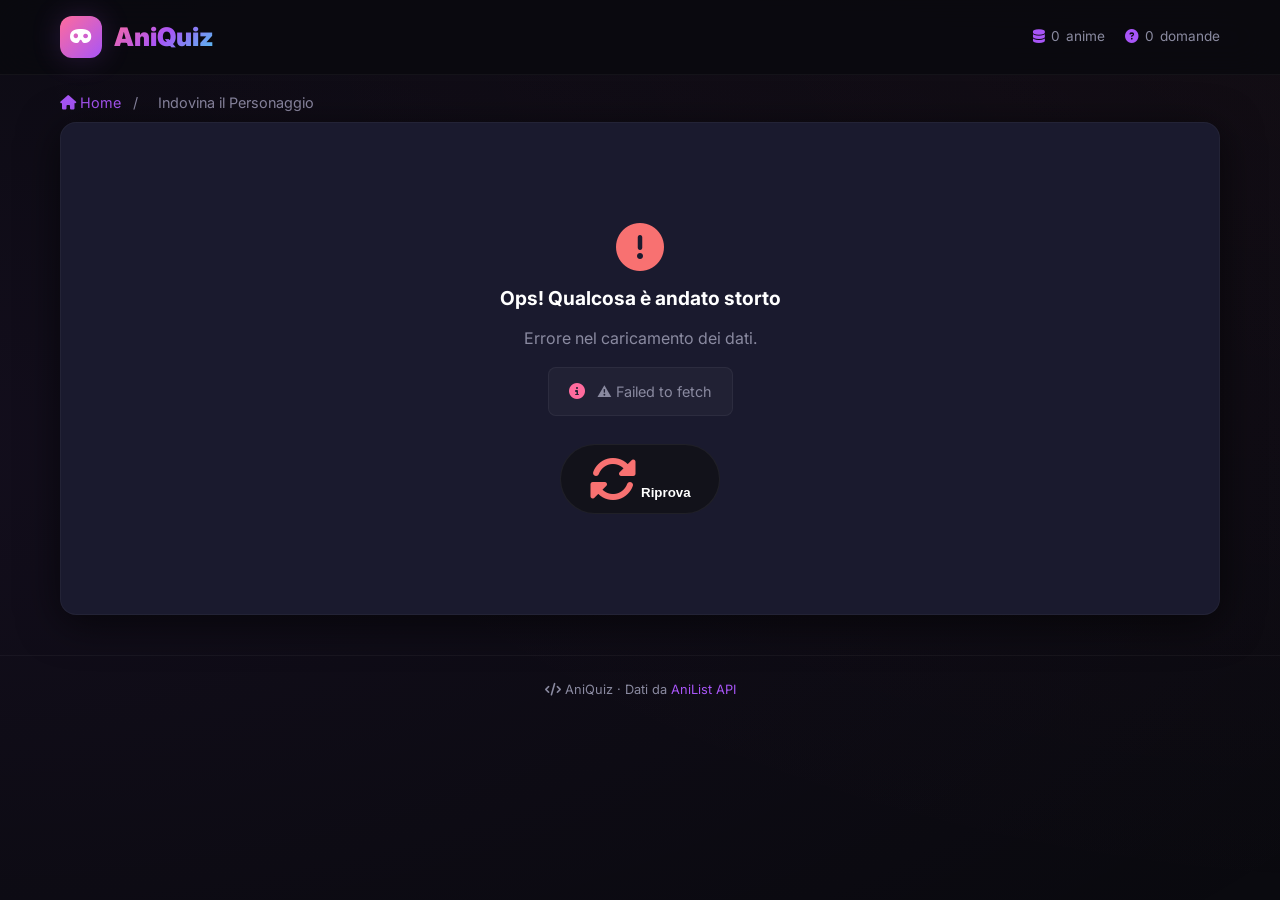
<file: pages/personaggio.html>
<!DOCTYPE html>
<html lang="it">
<head>
    <meta charset="UTF-8" />
    <meta name="viewport" content="width=device-width, initial-scale=1.0" />
    <title>Indovina il Personaggio - AniQuiz</title>
    
    <link rel="stylesheet" href="https://cdnjs.cloudflare.com/ajax/libs/font-awesome/6.4.0/css/all.min.css" />
    <link href="https://fonts.googleapis.com/css2?family=Inter:wght@400;500;600;700;800;900&display=swap" rel="stylesheet" />
    
    <style>
        /* ============================================================
           RESET & VARIABILI
           ============================================================ */
        * {
            margin: 0;
            padding: 0;
            box-sizing: border-box;
        }

        :root {
            --bg-primary: #0a0a0f;
            --bg-secondary: #12121a;
            --bg-card: #1a1a2e;
            --bg-card-hover: #22223a;
            --text-primary: #ffffff;
            --text-secondary: #8a8aa0;
            --accent-pink: #ff6b9d;
            --accent-purple: #a855f7;
            --accent-blue: #4cc9f0;
            --accent-green: #4ade80;
            --accent-red: #f87171;
            --shadow: 0 8px 40px rgba(0, 0, 0, 0.6);
            --radius: 16px;
            --radius-sm: 10px;
            --transition: 0.3s cubic-bezier(0.4, 0, 0.2, 1);
        }

        body {
            font-family: 'Inter', -apple-system, sans-serif;
            background: var(--bg-primary);
            color: var(--text-primary);
            min-height: 100vh;
            line-height: 1.6;
            overflow-x: hidden;
        }

        .container {
            max-width: 1200px;
            margin: 0 auto;
            padding: 0 20px;
        }

        .bg-glow {
            position: fixed;
            top: -50%;
            left: -50%;
            width: 200%;
            height: 200%;
            z-index: 0;
            pointer-events: none;
            background: 
                radial-gradient(ellipse at 20% 50%, rgba(168, 85, 247, 0.06) 0%, transparent 60%),
                radial-gradient(ellipse at 80% 20%, rgba(255, 107, 157, 0.04) 0%, transparent 50%);
        }

        /* ============================================================
           NAVBAR
           ============================================================ */
        .navbar {
            background: rgba(10, 10, 15, 0.85);
            backdrop-filter: blur(20px);
            border-bottom: 1px solid rgba(255, 255, 255, 0.04);
            padding: 16px 0;
            position: sticky;
            top: 0;
            z-index: 100;
        }

        .navbar .container {
            display: flex;
            align-items: center;
            justify-content: space-between;
            flex-wrap: wrap;
            gap: 12px;
        }

        .logo {
            display: flex;
            align-items: center;
            gap: 12px;
            font-size: 1.6rem;
            font-weight: 900;
            text-decoration: none;
            color: inherit;
        }

        .logo-icon {
            width: 42px;
            height: 42px;
            background: linear-gradient(135deg, var(--accent-pink), var(--accent-purple));
            border-radius: 12px;
            display: flex;
            align-items: center;
            justify-content: center;
            font-size: 1.2rem;
            color: #fff;
            box-shadow: 0 0 30px rgba(168, 85, 247, 0.2);
        }

        .logo-text {
            background: linear-gradient(135deg, var(--accent-pink), var(--accent-purple), var(--accent-blue));
            -webkit-background-clip: text;
            -webkit-text-fill-color: transparent;
        }

        .nav-stats {
            display: flex;
            align-items: center;
            gap: 20px;
            color: var(--text-secondary);
            font-size: 0.85rem;
        }

        .nav-stats span {
            display: flex;
            align-items: center;
            gap: 6px;
        }

        .nav-stats i {
            color: var(--accent-purple);
        }

        /* ============================================================
           BREADCRUMB
           ============================================================ */
        .breadcrumb {
            padding: 16px 0 8px;
            color: var(--text-secondary);
            font-size: 0.9rem;
        }

        .breadcrumb a {
            color: var(--accent-purple);
            text-decoration: none;
            transition: var(--transition);
        }

        .breadcrumb a:hover {
            color: var(--accent-pink);
        }

        .breadcrumb span {
            margin: 0 8px;
        }

        /* ============================================================
           QUIZ CONTAINER
           ============================================================ */
        .quiz-container {
            background: var(--bg-card);
            border-radius: var(--radius);
            padding: 40px;
            border: 1px solid rgba(255, 255, 255, 0.04);
            box-shadow: var(--shadow);
            position: relative;
            z-index: 1;
            min-height: 420px;
            display: flex;
            flex-direction: column;
            margin-bottom: 40px;
        }

        .quiz-header {
            display: flex;
            justify-content: space-between;
            align-items: center;
            margin-bottom: 24px;
            flex-wrap: wrap;
            gap: 12px;
        }

        .quiz-header .quiz-title {
            font-size: 1.2rem;
            font-weight: 700;
        }

        .quiz-header .quiz-title i {
            color: var(--accent-purple);
            margin-right: 10px;
        }

        .quiz-header .quiz-progress {
            display: flex;
            align-items: center;
            gap: 16px;
            font-size: 0.9rem;
            color: var(--text-secondary);
        }

        .quiz-header .quiz-progress .current {
            color: var(--text-primary);
            font-weight: 700;
        }

        .progress-bar {
            width: 120px;
            height: 4px;
            background: var(--bg-secondary);
            border-radius: 4px;
            overflow: hidden;
        }

        .progress-bar .fill {
            height: 100%;
            background: linear-gradient(90deg, var(--accent-pink), var(--accent-purple));
            border-radius: 4px;
            transition: width 0.5s ease;
        }

        /* ============================================================
           QUESTION AREA
           ============================================================ */
        .question-area {
            flex: 1;
            display: flex;
            flex-direction: column;
            gap: 24px;
        }

        .question-text {
            font-size: 1.3rem;
            font-weight: 600;
            line-height: 1.5;
            padding: 8px 0;
        }

        .question-text .highlight {
            color: var(--accent-pink);
        }

        .question-image {
            display: flex;
            justify-content: center;
            margin: 8px 0 16px;
        }

        .question-image img {
            max-width: 160px;
            max-height: 220px;
            border-radius: 12px;
            object-fit: cover;
            border: 2px solid rgba(255, 255, 255, 0.08);
            box-shadow: 0 8px 30px rgba(0, 0, 0, 0.4);
        }

        .options-grid {
            display: grid;
            grid-template-columns: 1fr 1fr;
            gap: 16px;
        }

        .option-btn {
            background: var(--bg-secondary);
            border: 2px solid rgba(255, 255, 255, 0.04);
            border-radius: var(--radius-sm);
            cursor: pointer;
            transition: var(--transition);
            padding: 16px;
            display: flex;
            flex-direction: column;
            align-items: center;
            justify-content: center;
            gap: 10px;
            text-align: center;
            min-height: 120px;
            position: relative;
        }

        .option-btn .letter {
            position: absolute;
            top: 10px;
            left: 12px;
            width: 28px;
            height: 28px;
            border-radius: 50%;
            background: rgba(255, 255, 255, 0.05);
            display: flex;
            align-items: center;
            justify-content: center;
            font-weight: 700;
            font-size: 0.75rem;
            color: var(--text-secondary);
            flex-shrink: 0;
        }

        .option-btn .option-image {
            width: 140px;
            height: 180px;
            border-radius: 8px;
            object-fit: cover;
            background: var(--bg-primary);
            border: 1px solid rgba(255, 255, 255, 0.05);
            transition: var(--transition);
        }

        .option-btn .option-text {
            font-size: 1.1rem;
            font-weight: 700;
            color: var(--text-primary);
            line-height: 1.3;
            max-width: 100%;
            word-wrap: break-word;
            padding: 8px 0;
        }

        .option-btn .option-icon {
            font-size: 2.5rem;
            color: var(--accent-purple);
            opacity: 0.7;
            margin: 8px 0;
        }

        .option-btn:hover:not(.disabled) {
            border-color: rgba(255, 255, 255, 0.15);
            background: var(--bg-card-hover);
            transform: translateY(-4px);
            box-shadow: 0 8px 30px rgba(0, 0, 0, 0.3);
        }

        .option-btn:hover:not(.disabled) .option-image {
            transform: scale(1.03);
        }

        .option-btn.correct {
            border-color: var(--accent-green);
            background: rgba(74, 222, 128, 0.1);
            box-shadow: 0 0 40px rgba(74, 222, 128, 0.1);
        }

        .option-btn.correct .letter {
            background: var(--accent-green);
            color: #000;
        }

        .option-btn.correct .option-image {
            border-color: var(--accent-green);
        }

        .option-btn.wrong {
            border-color: var(--accent-red);
            background: rgba(248, 113, 113, 0.1);
            box-shadow: 0 0 40px rgba(248, 113, 113, 0.1);
        }

        .option-btn.wrong .letter {
            background: var(--accent-red);
            color: #fff;
        }

        .option-btn.wrong .option-image {
            border-color: var(--accent-red);
        }

        .option-btn.disabled {
            cursor: default;
            opacity: 0.85;
        }

        .option-btn.disabled:hover {
            transform: none;
            box-shadow: none;
        }

        .option-btn.disabled:hover .option-image {
            transform: none;
        }

        /* ============================================================
           FEEDBACK
           ============================================================ */
        .feedback-area {
            margin-top: 20px;
            padding: 16px 20px;
            border-radius: var(--radius-sm);
            display: none;
            animation: slideUp 0.3s ease;
        }

        .feedback-area.show {
            display: block;
        }

        .feedback-area.correct {
            background: rgba(74, 222, 128, 0.08);
            border: 1px solid rgba(74, 222, 128, 0.15);
        }

        .feedback-area.wrong {
            background: rgba(248, 113, 113, 0.08);
            border: 1px solid rgba(248, 113, 113, 0.15);
        }

        .feedback-area .feedback-title {
            font-weight: 700;
            font-size: 1rem;
            display: flex;
            align-items: center;
            gap: 10px;
        }

        .feedback-area .feedback-title i {
            font-size: 1.2rem;
        }

        .feedback-area.correct .feedback-title i {
            color: var(--accent-green);
        }
        .feedback-area.wrong .feedback-title i {
            color: var(--accent-red);
        }

        .feedback-area .feedback-detail {
            color: var(--text-secondary);
            font-size: 0.9rem;
            margin-top: 4px;
        }

        @keyframes slideUp {
            from {
                opacity: 0;
                transform: translateY(10px);
            }
            to {
                opacity: 1;
                transform: translateY(0);
            }
        }

        /* ============================================================
           NEXT BUTTON
           ============================================================ */
        .next-btn {
            align-self: flex-end;
            margin-top: 20px;
            background: linear-gradient(135deg, var(--accent-pink), var(--accent-purple));
            border: none;
            color: #fff;
            padding: 12px 32px;
            border-radius: 60px;
            font-weight: 700;
            font-size: 0.95rem;
            cursor: pointer;
            transition: var(--transition);
            display: none;
            align-items: center;
            gap: 10px;
            box-shadow: 0 0 30px rgba(168, 85, 247, 0.15);
        }

        .next-btn.show {
            display: flex;
        }

        .next-btn:hover {
            transform: translateY(-2px) scale(1.02);
            box-shadow: 0 0 50px rgba(168, 85, 247, 0.25);
        }

        /* ============================================================
           RESULTS
           ============================================================ */
        .results {
            display: none;
            flex-direction: column;
            align-items: center;
            text-align: center;
            padding: 40px 20px;
            animation: slideUp 0.5s ease;
        }

        .results.show {
            display: flex;
        }

        .results .result-icon {
            font-size: 4rem;
            margin-bottom: 16px;
        }

        .results .result-score {
            font-size: 3.5rem;
            font-weight: 900;
            background: linear-gradient(135deg, var(--accent-pink), var(--accent-purple));
            -webkit-background-clip: text;
            -webkit-text-fill-color: transparent;
        }

        .results .result-label {
            color: var(--text-secondary);
            font-size: 1.1rem;
            margin-top: 4px;
        }

        .results .result-stats {
            display: flex;
            gap: 40px;
            margin: 24px 0 32px;
        }

        .results .result-stats .stat {
            display: flex;
            flex-direction: column;
            align-items: center;
        }

        .results .result-stats .stat .number {
            font-size: 1.5rem;
            font-weight: 700;
        }

        .results .result-stats .stat .label {
            font-size: 0.8rem;
            color: var(--text-secondary);
        }

        .results .result-stats .stat .number.correct {
            color: var(--accent-green);
        }
        .results .result-stats .stat .number.wrong {
            color: var(--accent-red);
        }

        .results-actions {
            display: flex;
            gap: 16px;
            flex-wrap: wrap;
            justify-content: center;
        }

        .restart-btn,
        .home-btn {
            background: var(--bg-secondary);
            border: 1px solid rgba(255, 255, 255, 0.06);
            color: var(--text-primary);
            padding: 12px 32px;
            border-radius: 60px;
            font-weight: 600;
            font-size: 0.95rem;
            cursor: pointer;
            transition: var(--transition);
            display: flex;
            align-items: center;
            gap: 10px;
            text-decoration: none;
        }

        .restart-btn:hover,
        .home-btn:hover {
            background: var(--bg-card-hover);
            transform: translateY(-2px);
        }

        .home-btn {
            background: rgba(168, 85, 247, 0.1);
            border-color: var(--accent-purple);
            color: var(--accent-purple);
        }

        .home-btn:hover {
            background: rgba(168, 85, 247, 0.2);
        }

        /* ============================================================
           LOADING
           ============================================================ */
        .loading {
            display: flex;
            flex-direction: column;
            align-items: center;
            justify-content: center;
            padding: 60px 20px;
            gap: 16px;
            color: var(--text-secondary);
            flex: 1;
        }

        .loading .spinner {
            width: 48px;
            height: 48px;
            border: 3px solid var(--bg-secondary);
            border-top-color: var(--accent-purple);
            border-radius: 50%;
            animation: spin 0.8s linear infinite;
        }

        @keyframes spin {
            to {
                transform: rotate(360deg);
            }
        }

        .loading-progress {
            display: flex;
            flex-direction: column;
            align-items: center;
            gap: 12px;
            width: 100%;
            max-width: 400px;
            margin-top: 8px;
        }

        .progress-bar-full {
            width: 100%;
            height: 6px;
            background: var(--bg-secondary);
            border-radius: 4px;
            overflow: hidden;
        }

        .progress-bar-full .fill-full {
            height: 100%;
            background: linear-gradient(90deg, var(--accent-pink), var(--accent-purple));
            border-radius: 4px;
            transition: width 0.3s ease;
            width: 0%;
        }

        .loading-stats {
            display: flex;
            gap: 20px;
            font-size: 0.85rem;
            color: var(--text-secondary);
        }

        .loading-stats span {
            display: flex;
            align-items: center;
            gap: 6px;
        }

        .loading-stats i {
            color: var(--accent-purple);
        }

        /* ============================================================
           ERROR STATE
           ============================================================ */
        .error-state {
            display: none;
            flex-direction: column;
            align-items: center;
            justify-content: center;
            padding: 60px 20px;
            text-align: center;
            gap: 12px;
            flex: 1;
        }

        .error-state.show {
            display: flex;
        }

        .error-state i {
            font-size: 3rem;
            color: var(--accent-red);
        }

        .error-state h3 {
            font-size: 1.2rem;
        }

        .error-state p {
            color: var(--text-secondary);
            max-width: 500px;
        }

        .error-state .error-detail {
            color: var(--text-secondary);
            font-size: 0.9rem;
            max-width: 450px;
            background: rgba(255, 255, 255, 0.03);
            padding: 12px 20px;
            border-radius: 8px;
            border: 1px solid rgba(255, 255, 255, 0.05);
            margin: 4px 0 8px;
        }

        .error-state .error-detail i {
            font-size: 1rem;
            color: var(--accent-pink);
            margin-right: 8px;
        }

        .retry-btn {
            margin-top: 8px;
            background: var(--bg-secondary);
            border: 1px solid rgba(255, 255, 255, 0.06);
            color: var(--text-primary);
            padding: 10px 28px;
            border-radius: 60px;
            font-weight: 600;
            cursor: pointer;
            transition: var(--transition);
        }

        .retry-btn:hover {
            background: var(--bg-card-hover);
        }

        /* ============================================================
           FOOTER
           ============================================================ */
        .footer {
            border-top: 1px solid rgba(255, 255, 255, 0.04);
            padding: 24px 0;
            margin-top: 40px;
            text-align: center;
            color: var(--text-secondary);
            font-size: 0.8rem;
            position: relative;
            z-index: 1;
        }

        .footer a {
            color: var(--accent-purple);
            text-decoration: none;
        }

        .footer a:hover {
            color: var(--accent-pink);
        }

        /* ============================================================
           RESPONSIVE
           ============================================================ */
        @media (max-width: 1024px) {
            .option-btn .option-image {
                width: 110px;
                height: 150px;
            }
            .question-image img {
                max-width: 140px;
                max-height: 190px;
            }
        }

        @media (max-width: 768px) {
            .quiz-container {
                padding: 24px;
            }
            .options-grid {
                grid-template-columns: 1fr 1fr;
                gap: 12px;
            }
            .option-btn {
                padding: 12px;
                min-height: 100px;
            }
            .option-btn .option-image {
                width: 80px;
                height: 110px;
            }
            .option-btn .option-text {
                font-size: 0.95rem;
            }
            .option-btn .option-icon {
                font-size: 2rem;
            }
            .quiz-header {
                flex-direction: column;
                align-items: flex-start;
            }
            .quiz-header .quiz-progress {
                width: 100%;
                justify-content: space-between;
            }
            .progress-bar {
                flex: 1;
            }
            .results .result-stats {
                gap: 24px;
            }
            .results .result-score {
                font-size: 2.8rem;
            }
            .navbar .container {
                flex-direction: column;
                align-items: stretch;
                gap: 8px;
            }
            .logo {
                justify-content: center;
            }
            .nav-stats {
                justify-content: center;
                flex-wrap: wrap;
            }
            .question-image img {
                max-width: 130px;
                max-height: 180px;
            }
        }

        @media (max-width: 480px) {
            .container {
                padding: 0 12px;
            }
            .quiz-container {
                padding: 16px;
                border-radius: var(--radius-sm);
            }
            .question-text {
                font-size: 1.05rem;
            }
            .options-grid {
                grid-template-columns: 1fr 1fr;
                gap: 8px;
            }
            .option-btn {
                padding: 8px;
                min-height: 80px;
                gap: 6px;
            }
            .option-btn .option-image {
                width: 60px;
                height: 85px;
            }
            .option-btn .option-text {
                font-size: 0.85rem;
            }
            .option-btn .option-icon {
                font-size: 1.5rem;
            }
            .option-btn .letter {
                width: 22px;
                height: 22px;
                font-size: 0.6rem;
                top: 6px;
                left: 8px;
            }
            .question-image img {
                max-width: 110px;
                max-height: 150px;
            }
        }
    </style>
</head>
<body>

    <div class="bg-glow"></div>

    <nav class="navbar">
        <div class="container">
            <a href="../index.html" class="logo">
                <div class="logo-icon"><i class="fas fa-mask"></i></div>
                <span class="logo-text">AniQuiz</span>
            </a>
            <div class="nav-stats">
                <span><i class="fas fa-database"></i> <span id="totalAnime">0</span> anime</span>
                <span><i class="fas fa-question-circle"></i> <span id="totalQuestions">0</span> domande</span>
            </div>
        </div>
    </nav>

    <div class="container">
        <div class="breadcrumb">
            <a href="../index.html"><i class="fas fa-home"></i> Home</a>
            <span>/</span>
            <span>Indovina il Personaggio</span>
        </div>
    </div>

    <div class="container">
        <div class="quiz-container" id="quizContainer">

            <div class="loading" id="loading">
                <div class="spinner"></div>
                <div class="loading-text">Caricamento anime in corso...</div>
                <div class="loading-sub">Stiamo preparando le domande per te</div>
                <div class="loading-progress">
                    <div class="progress-bar-full">
                        <div class="fill-full" id="progressFillFull" style="width:0%"></div>
                    </div>
                    <div class="loading-stats">
                        <span><i class="fas fa-film"></i> <span id="loadedCount">0</span> anime caricati</span>
                        <span><i class="fas fa-clock"></i> <span id="progressPercent">0</span>%</span>
                    </div>
                </div>
            </div>

            <div class="error-state" id="errorState">
                <i class="fas fa-circle-exclamation"></i>
                <h3>Ops! Qualcosa è andato storto</h3>
                <p id="errorMessage">Non siamo riusciti a caricare i dati.</p>
                <div class="error-detail" id="errorDetail">
                    <i class="fas fa-info-circle"></i>
                    <span>Verifica la connessione e riprova.</span>
                </div>
                <button class="retry-btn" id="retryBtn"><i class="fas fa-rotate"></i> Riprova</button>
            </div>

            <div id="quizArea" style="display:none;">
                <div class="quiz-header">
                    <div class="quiz-title">
                        <i class="fas fa-user"></i>
                        <span id="quizTitle">Indovina il Personaggio</span>
                    </div>
                    <div class="quiz-progress">
                        <span>Domanda <span class="current" id="currentQuestion">1</span> di <span id="totalQuestionsCount">10</span></span>
                        <div class="progress-bar">
                            <div class="fill" id="progressFill" style="width:0%"></div>
                        </div>
                    </div>
                </div>

                <div class="question-area">
                    <div class="question-text" id="questionText">
                        Caricamento domanda...
                    </div>

                    <div id="questionImageContainer"></div>

                    <div class="options-grid" id="optionsGrid"></div>

                    <div class="feedback-area" id="feedback">
                        <div class="feedback-title">
                            <i class="fas fa-check-circle"></i>
                            <span id="feedbackTitle">Corretto!</span>
                        </div>
                        <div class="feedback-detail" id="feedbackDetail"></div>
                    </div>

                    <button class="next-btn" id="nextBtn">
                        Prossima Domanda <i class="fas fa-arrow-right"></i>
                    </button>
                </div>
            </div>

            <div class="results" id="results">
                <div class="result-icon" id="resultIcon">🏆</div>
                <div class="result-score" id="resultScore">10/10</div>
                <div class="result-label" id="resultLabel">Perfetto! Sei un vero esperto!</div>
                <div class="result-stats">
                    <div class="stat">
                        <span class="number correct" id="resultCorrect">0</span>
                        <span class="label">Corrette</span>
                    </div>
                    <div class="stat">
                        <span class="number wrong" id="resultWrong">0</span>
                        <span class="label">Sbagliate</span>
                    </div>
                    <div class="stat">
                        <span class="number" id="resultAccuracy" style="color:var(--accent-purple);">0%</span>
                        <span class="label">Precisione</span>
                    </div>
                </div>
                <div class="results-actions">
                    <button class="restart-btn" id="restartBtn">
                        <i class="fas fa-rotate"></i> Ricomincia Quiz
                    </button>
                    <a href="../index.html" class="home-btn">
                        <i class="fas fa-home"></i> Torna alla Home
                    </a>
                </div>
            </div>
        </div>
    </div>

    <footer class="footer">
        <div class="container">
            <p>
                <i class="fas fa-code"></i> AniQuiz · Dati da
                <a href="https://anilist.co" target="_blank">AniList API</a>
            </p>
        </div>
    </footer>

    <script>
        // ============================================================
        // MAIN.JS - Utility condivise per tutti i quiz
        // ============================================================

        (function() {
            'use strict';

            const PER_PAGE = 10;
            const TOTAL_CATEGORIES = 5;
            const TOTAL_ANIME = 50;

            window.allAnime = [];
            window.isDataLoaded = false;
            window.isLoading = false;

            function shuffleArray(arr) {
                for (let i = arr.length - 1; i > 0; i--) {
                    const j = Math.floor(Math.random() * (i + 1));
                    [arr[i], arr[j]] = [arr[j], arr[i]];
                }
                return arr;
            }

            function pickRandom(arr) {
                return arr[Math.floor(Math.random() * arr.length)];
            }

            function getTitle(media) {
                return media.title.english || media.title.romaji || media.title.native || 'Sconosciuto';
            }

            function getStudio(media) {
                return media.studios?.nodes?.[0]?.name || 'Sconosciuto';
            }

            function getYear(media) {
                return media.startDate?.year || '?';
            }

            function getGenres(media) {
                return media.genres || [];
            }

            function getCharacters(media) {
                return media.characters?.nodes || [];
            }

            function getImage(media) {
                return media.coverImage?.large || null;
            }

            function buildMultiQuery() {
                const sorts = [
                    { name: 'popolari', sort: 'POPULARITY_DESC', page: 1 },
                    { name: 'trending', sort: 'TRENDING_DESC', page: 1 },
                    { name: 'votati', sort: 'SCORE_DESC', page: 1 },
                    { name: 'recenti', sort: 'START_DATE_DESC', page: 1 },
                    { name: 'casuali', sort: 'POPULARITY_DESC', page: Math.floor(Math.random() * 20) + 1 }
                ];

                let query = 'query {';
                
                sorts.forEach((s, index) => {
                    const alias = `cat${index + 1}`;
                    query += `
                        ${alias}: Page(page: ${s.page}, perPage: ${PER_PAGE}) {
                            pageInfo { hasNextPage }
                            media(type: ANIME, sort: ${s.sort}, isAdult: false, status_not: NOT_YET_RELEASED) {
                                id
                                title { romaji english native }
                                coverImage { large }
                                startDate { year }
                                studios { nodes { name } }
                                genres
                                characters(page: 1, perPage: 10) {
                                    nodes {
                                        id
                                        name { full }
                                        image { large }
                                    }
                                }
                            }
                        }
                    `;
                });

                query += '}';
                return query;
            }

            async function fetchMixedAnime() {
                const query = buildMultiQuery();
                
                try {
                    const response = await fetch('https://graphql.anilist.co', {
                        method: 'POST',
                        headers: {
                            'Content-Type': 'application/json',
                            'Accept': 'application/json',
                        },
                        body: JSON.stringify({ query })
                    });

                    if (!response.ok) throw new Error(`HTTP ${response.status}`);
                    
                    const data = await response.json();
                    if (data.errors) throw new Error(data.errors[0].message);
                    
                    const allAnimeResults = [];
                    const categories = ['cat1', 'cat2', 'cat3', 'cat4', 'cat5'];
                    
                    categories.forEach((cat, index) => {
                        const categoryData = data.data[cat]?.media || [];
                        const names = ['Popolari', 'Trending', 'Votati', 'Recenti', 'Casuali'];
                        console.log(`📊 ${names[index]}: ${categoryData.length} anime`);
                        allAnimeResults.push(...categoryData);
                    });

                    const uniqueMap = new Map();
                    for (const anime of allAnimeResults) {
                        if (!uniqueMap.has(anime.id)) {
                            uniqueMap.set(anime.id, anime);
                        }
                    }
                    
                    const uniqueAnime = Array.from(uniqueMap.values());
                    console.log(`✅ Caricati ${uniqueAnime.length} anime unici (mix di 5 categorie)`);
                    
                    return shuffleArray(uniqueAnime);

                } catch (err) {
                    console.error('Errore fetch:', err);
                    throw err;
                }
            }

            window.loadAnimeData = async function() {
                if (window.isLoading) return;
                
                if (window.isDataLoaded && window.allAnime.length > 0) {
                    return window.allAnime;
                }
                
                window.isLoading = true;

                try {
                    const progressFill = document.getElementById('progressFillFull');
                    const loadedCount = document.getElementById('loadedCount');
                    const progressPercent = document.getElementById('progressPercent');
                    const loadingSub = document.querySelector('.loading-sub');
                    
                    if (progressFill) progressFill.style.width = '10%';
                    if (loadedCount) loadedCount.textContent = '0';
                    if (progressPercent) progressPercent.textContent = '10';
                    if (loadingSub) loadingSub.textContent = 'Caricamento anime in corso...';

                    const data = await fetchMixedAnime();
                    
                    if (!data || data.length < 10) {
                        throw new Error('Pochi anime disponibili');
                    }

                    window.allAnime = data;
                    window.isDataLoaded = true;
                    
                    const totalAnimeSpan = document.getElementById('totalAnime');
                    const footerAnimeCount = document.getElementById('footerAnimeCount');
                    const totalQuestionsSpan = document.getElementById('totalQuestions');
                    
                    if (totalAnimeSpan) totalAnimeSpan.textContent = data.length;
                    if (footerAnimeCount) footerAnimeCount.textContent = data.length;
                    if (totalQuestionsSpan) totalQuestionsSpan.textContent = data.length * 10;

                    if (progressFill) progressFill.style.width = '100%';
                    if (loadedCount) loadedCount.textContent = data.length;
                    if (progressPercent) progressPercent.textContent = '100';

                    window.isLoading = false;
                    return data;

                } catch (err) {
                    console.error(err);
                    window.isLoading = false;
                    throw err;
                }
            };

            // ============================================================
            // SOLO GENERATORE PER "INDOVINA IL PERSONAGGIO"
            // ============================================================
            function generateCharacterQuestion(animeList) {
                const valid = animeList.filter(a => getCharacters(a).length > 2);
                if (valid.length < 4) return null;

                const media = pickRandom(valid);
                const chars = getCharacters(media);
                const character = pickRandom(chars);
                if (!character) return null;

                const correct = getTitle(media);
                const correctImage = getImage(media);
                const others = valid.filter(a => a.id !== media.id);
                if (others.length < 3) return null;

                const shuffledOthers = shuffleArray(others).slice(0, 3);
                const options = shuffleArray([
                    { text: correct, image: correctImage, isCorrect: true },
                    ...shuffledOthers.map(a => ({ text: getTitle(a), image: getImage(a), isCorrect: false }))
                ]);

                return {
                    question: `In quale anime compare il personaggio <span class="highlight">"${character.name.full}"</span>?`,
                    options: options,
                    correct: correct,
                    detail: `✅ "${character.name.full}" appare in <strong>"${correct}"</strong>`,
                    showImageInQuestion: false,
                    questionImage: null,
                    isTextOnly: false
                };
            }

            // ============================================================
            // GENERA DOMANDE (PUBBLICA) - SOLO PER "PERSONAGGIO"
            // ============================================================
            window.generateQuestions = function(type, animeList) {
                // Ignora il tipo, usa sempre generateCharacterQuestion
                const questions = [];
                let attempts = 0;

                while (questions.length < 10 && attempts < 300) {
                    const q = generateCharacterQuestion(animeList);
                    if (q && q.options && q.options.length === 4) {
                        const duplicate = questions.some(existing =>
                            existing.question === q.question ||
                            (existing.correct === q.correct && 
                             existing.options.map(o => o.text).join(',') === q.options.map(o => o.text).join(','))
                        );
                        if (!duplicate) {
                            questions.push(q);
                        }
                    }
                    attempts++;
                }

                return questions;
            };

        })();


        // ============================================================
        // PERSONAGGIO.JS - Logica per "Indovina il Personaggio"
        // ============================================================

        (function() {
            'use strict';

            const QUESTIONS_PER_QUIZ = 10;

            const loading = document.getElementById('loading');
            const errorState = document.getElementById('errorState');
            const errorMessage = document.getElementById('errorMessage');
            const errorDetail = document.getElementById('errorDetail');
            const quizArea = document.getElementById('quizArea');
            const results = document.getElementById('results');
            const quizTitle = document.getElementById('quizTitle');
            const questionText = document.getElementById('questionText');
            const questionImageContainer = document.getElementById('questionImageContainer');
            const optionsGrid = document.getElementById('optionsGrid');
            const feedback = document.getElementById('feedback');
            const feedbackTitle = document.getElementById('feedbackTitle');
            const feedbackDetail = document.getElementById('feedbackDetail');
            const nextBtn = document.getElementById('nextBtn');
            const progressFill = document.getElementById('progressFill');
            const currentQuestionSpan = document.getElementById('currentQuestion');
            const totalQuestionsCount = document.getElementById('totalQuestionsCount');
            const resultScore = document.getElementById('resultScore');
            const resultLabel = document.getElementById('resultLabel');
            const resultIcon = document.getElementById('resultIcon');
            const resultCorrect = document.getElementById('resultCorrect');
            const resultWrong = document.getElementById('resultWrong');
            const resultAccuracy = document.getElementById('resultAccuracy');
            const retryBtn = document.getElementById('retryBtn');
            const restartBtn = document.getElementById('restartBtn');

            let currentQuestions = [];
            let currentIndex = 0;
            let score = 0;
            let isAnswered = false;
            let quizType = 'character';

            function renderQuestion(index) {
                const q = currentQuestions[index];
                if (!q) {
                    console.warn('Domanda vuota');
                    return;
                }

                questionText.innerHTML = q.question;
                
                questionImageContainer.innerHTML = '';
                if (q.showImageInQuestion && q.questionImage) {
                    questionImageContainer.innerHTML = `
                        <div class="question-image">
                            <img src="${q.questionImage}" alt="${q.title || 'Anime'}" onerror="this.style.display='none'">
                        </div>
                    `;
                }

                totalQuestionsCount.textContent = currentQuestions.length;
                currentQuestionSpan.textContent = index + 1;
                progressFill.style.width = `${((index) / currentQuestions.length) * 100}%`;

                feedback.className = 'feedback-area';
                feedback.classList.remove('show', 'correct', 'wrong');

                const letters = ['A', 'B', 'C', 'D'];
                optionsGrid.innerHTML = '';
                q.options.forEach((opt, i) => {
                    const btn = document.createElement('button');
                    btn.className = 'option-btn';
                    
                    let contentHtml = '';
                    
                    if (q.isTextOnly) {
                        contentHtml = `
                            <span class="letter">${letters[i]}</span>
                            <div style="display:flex;flex-direction:column;align-items:center;gap:8px;padding:12px 0;">
                                <i class="fas ${opt.icon || 'fa-question'}" style="font-size:2.5rem;color:var(--accent-purple);opacity:0.7;"></i>
                                <span class="option-text">${opt.text}</span>
                            </div>
                        `;
                    } else if (opt.image) {
                        contentHtml = `
                            <span class="letter">${letters[i]}</span>
                            <img src="${opt.image}" class="option-image" alt="${opt.text}" onerror="this.style.display='none'">
                            <span class="option-text">${opt.text}</span>
                        `;
                    } else {
                        contentHtml = `
                            <span class="letter">${letters[i]}</span>
                            <span class="option-text">${opt.text}</span>
                        `;
                    }
                    
                    btn.innerHTML = contentHtml;
                    btn.dataset.index = i;
                    btn.addEventListener('click', () => handleOptionClick(i));
                    optionsGrid.appendChild(btn);
                });

                nextBtn.className = 'next-btn';
                nextBtn.style.display = 'none';
                nextBtn.innerHTML = 'Prossima Domanda <i class="fas fa-arrow-right"></i>';

                isAnswered = false;
            }

            function handleOptionClick(index) {
                if (isAnswered) return;
                isAnswered = true;

                const q = currentQuestions[currentIndex];
                const btns = optionsGrid.querySelectorAll('.option-btn');
                const isCorrect = q.options[index].isCorrect;

                if (isCorrect) score++;

                feedback.className = 'feedback-area show';
                if (isCorrect) {
                    feedback.classList.add('correct');
                    feedbackTitle.textContent = '🎉 Corretto!';
                } else {
                    feedback.classList.add('wrong');
                    feedbackTitle.textContent = '❌ Sbagliato!';
                }
                feedbackDetail.innerHTML = q.detail;

                btns.forEach((btn, i) => {
                    btn.classList.add('disabled');
                    if (q.options[i].isCorrect) {
                        btn.classList.add('correct');
                    } else if (i === index && !isCorrect) {
                        btn.classList.add('wrong');
                    }
                });

                nextBtn.style.display = 'flex';
                nextBtn.className = 'next-btn show';
                
                if (currentIndex === currentQuestions.length - 1) {
                    nextBtn.innerHTML = 'Vedi Risultati 🏆';
                } else {
                    nextBtn.innerHTML = 'Prossima Domanda <i class="fas fa-arrow-right"></i>';
                }
            }

            function showResults() {
                quizArea.style.display = 'none';
                results.className = 'results show';
                results.style.display = 'flex';

                const total = currentQuestions.length;
                const wrong = total - score;
                const accuracy = Math.round((score / total) * 100);

                resultScore.textContent = `${score}/${total}`;
                resultCorrect.textContent = score;
                resultWrong.textContent = wrong;
                resultAccuracy.textContent = `${accuracy}%`;

                if (accuracy === 100) {
                    resultIcon.textContent = '🏆';
                    resultLabel.textContent = 'Perfetto! Conosci tutti i personaggi!';
                } else if (accuracy >= 80) {
                    resultIcon.textContent = '🌟';
                    resultLabel.textContent = 'Ottimo! Conosci bene i personaggi!';
                } else if (accuracy >= 60) {
                    resultIcon.textContent = '📚';
                    resultLabel.textContent = 'Buon lavoro! Continua a guardare anime!';
                } else if (accuracy >= 40) {
                    resultIcon.textContent = '🤔';
                    resultLabel.textContent = 'Non male, ma puoi fare di meglio!';
                } else {
                    resultIcon.textContent = '😅';
                    resultLabel.textContent = 'Forse è ora di guardare più anime!';
                }
            }

            window.startQuiz = async function() {
                try {
                    const animeData = await window.loadAnimeData();
                    
                    if (!animeData || animeData.length < 10) {
                        errorMessage.textContent = 'Non ci sono abbastanza anime disponibili.';
                        errorDetail.innerHTML = `
                            <i class="fas fa-info-circle"></i>
                            <span>Caricati solo ${animeData ? animeData.length : 0} anime. Riprova più tardi.</span>
                        `;
                        errorState.classList.add('show');
                        loading.style.display = 'none';
                        return;
                    }

                    const questions = window.generateQuestions(quizType, animeData);
                    
                    if (questions.length < 5) {
                        errorMessage.textContent = 'Impossibile generare abbastanza domande. Riprova.';
                        errorDetail.innerHTML = `
                            <i class="fas fa-info-circle"></i>
                            <span>Generate solo ${questions.length} domande su ${QUESTIONS_PER_QUIZ} richieste.</span>
                        `;
                        errorState.classList.add('show');
                        loading.style.display = 'none';
                        return;
                    }

                    currentQuestions = questions;
                    currentIndex = 0;
                    score = 0;
                    
                    quizTitle.textContent = 'Indovina il Personaggio';
                    
                    loading.style.display = 'none';
                    quizArea.style.display = 'block';
                    
                    renderQuestion(0);

                } catch (err) {
                    console.error(err);
                    errorMessage.textContent = 'Errore nel caricamento dei dati.';
                    errorDetail.innerHTML = `
                        <i class="fas fa-info-circle"></i>
                        <span>⚠️ ${err.message || 'Verifica la connessione e riprova.'}</span>
                    `;
                    errorState.classList.add('show');
                    loading.style.display = 'none';
                }
            };

            nextBtn.addEventListener('click', function() {
                if (currentIndex < currentQuestions.length - 1) {
                    currentIndex++;
                    renderQuestion(currentIndex);
                } else {
                    showResults();
                }
            });

            restartBtn.addEventListener('click', function() {
                results.className = 'results';
                results.style.display = 'none';
                quizArea.style.display = 'none';
                loading.style.display = 'flex';
                loading.querySelector('.loading-text').textContent = 'Riavvio del quiz...';
                loading.querySelector('.loading-sub').textContent = 'Preparazione delle domande';
                document.querySelector('.loading-progress').style.display = 'none';
                
                setTimeout(() => {
                    window.startQuiz();
                }, 500);
            });

            retryBtn.addEventListener('click', function() {
                errorState.classList.remove('show');
                loading.style.display = 'flex';
                window.startQuiz();
            });

            document.addEventListener('keydown', function(e) {
                if (e.key === 'Enter' && nextBtn.style.display === 'flex' && nextBtn.classList.contains('show')) {
                    e.preventDefault();
                    nextBtn.click();
                }
                if (e.key >= '1' && e.key <= '4' && !isAnswered) {
                    const idx = parseInt(e.key) - 1;
                    const btns = optionsGrid.querySelectorAll('.option-btn');
                    if (btns[idx] && !btns[idx].classList.contains('disabled')) {
                        btns[idx].click();
                    }
                }
            });

            document.addEventListener('DOMContentLoaded', function() {
                quizType = 'character';
                window.startQuiz();
            });

        })();
    </script>

</body>
</html>
</file>
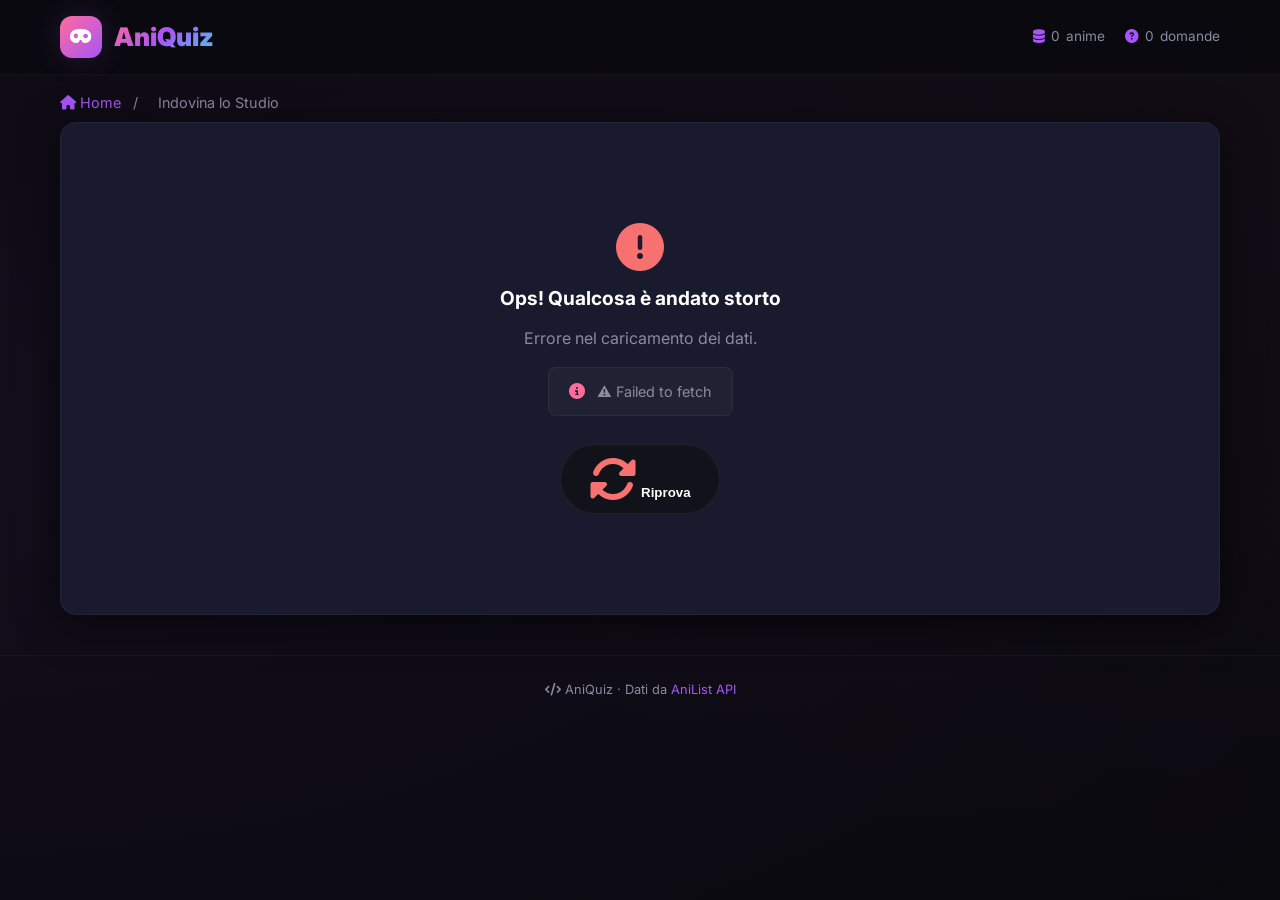
<file: pages/studio.html>
<!DOCTYPE html>
<html lang="it">
<head>
    <meta charset="UTF-8" />
    <meta name="viewport" content="width=device-width, initial-scale=1.0" />
    <title>Indovina lo Studio - AniQuiz</title>
    
    <link rel="stylesheet" href="https://cdnjs.cloudflare.com/ajax/libs/font-awesome/6.4.0/css/all.min.css" />
    <link href="https://fonts.googleapis.com/css2?family=Inter:wght@400;500;600;700;800;900&display=swap" rel="stylesheet" />
    
    <style>
        /* ============================================================
           RESET & VARIABILI
           ============================================================ */
        * {
            margin: 0;
            padding: 0;
            box-sizing: border-box;
        }

        :root {
            --bg-primary: #0a0a0f;
            --bg-secondary: #12121a;
            --bg-card: #1a1a2e;
            --bg-card-hover: #22223a;
            --text-primary: #ffffff;
            --text-secondary: #8a8aa0;
            --accent-pink: #ff6b9d;
            --accent-purple: #a855f7;
            --accent-blue: #4cc9f0;
            --accent-green: #4ade80;
            --accent-red: #f87171;
            --shadow: 0 8px 40px rgba(0, 0, 0, 0.6);
            --radius: 16px;
            --radius-sm: 10px;
            --transition: 0.3s cubic-bezier(0.4, 0, 0.2, 1);
        }

        body {
            font-family: 'Inter', -apple-system, sans-serif;
            background: var(--bg-primary);
            color: var(--text-primary);
            min-height: 100vh;
            line-height: 1.6;
            overflow-x: hidden;
        }

        .container {
            max-width: 1200px;
            margin: 0 auto;
            padding: 0 20px;
        }

        .bg-glow {
            position: fixed;
            top: -50%;
            left: -50%;
            width: 200%;
            height: 200%;
            z-index: 0;
            pointer-events: none;
            background: 
                radial-gradient(ellipse at 20% 50%, rgba(168, 85, 247, 0.06) 0%, transparent 60%),
                radial-gradient(ellipse at 80% 20%, rgba(255, 107, 157, 0.04) 0%, transparent 50%);
        }

        .navbar {
            background: rgba(10, 10, 15, 0.85);
            backdrop-filter: blur(20px);
            border-bottom: 1px solid rgba(255, 255, 255, 0.04);
            padding: 16px 0;
            position: sticky;
            top: 0;
            z-index: 100;
        }

        .navbar .container {
            display: flex;
            align-items: center;
            justify-content: space-between;
            flex-wrap: wrap;
            gap: 12px;
        }

        .logo {
            display: flex;
            align-items: center;
            gap: 12px;
            font-size: 1.6rem;
            font-weight: 900;
            text-decoration: none;
            color: inherit;
        }

        .logo-icon {
            width: 42px;
            height: 42px;
            background: linear-gradient(135deg, var(--accent-pink), var(--accent-purple));
            border-radius: 12px;
            display: flex;
            align-items: center;
            justify-content: center;
            font-size: 1.2rem;
            color: #fff;
            box-shadow: 0 0 30px rgba(168, 85, 247, 0.2);
        }

        .logo-text {
            background: linear-gradient(135deg, var(--accent-pink), var(--accent-purple), var(--accent-blue));
            -webkit-background-clip: text;
            -webkit-text-fill-color: transparent;
        }

        .nav-stats {
            display: flex;
            align-items: center;
            gap: 20px;
            color: var(--text-secondary);
            font-size: 0.85rem;
        }

        .nav-stats span {
            display: flex;
            align-items: center;
            gap: 6px;
        }

        .nav-stats i {
            color: var(--accent-purple);
        }

        .breadcrumb {
            padding: 16px 0 8px;
            color: var(--text-secondary);
            font-size: 0.9rem;
        }

        .breadcrumb a {
            color: var(--accent-purple);
            text-decoration: none;
            transition: var(--transition);
        }

        .breadcrumb a:hover {
            color: var(--accent-pink);
        }

        .breadcrumb span {
            margin: 0 8px;
        }

        .quiz-container {
            background: var(--bg-card);
            border-radius: var(--radius);
            padding: 40px;
            border: 1px solid rgba(255, 255, 255, 0.04);
            box-shadow: var(--shadow);
            position: relative;
            z-index: 1;
            min-height: 420px;
            display: flex;
            flex-direction: column;
            margin-bottom: 40px;
        }

        .quiz-header {
            display: flex;
            justify-content: space-between;
            align-items: center;
            margin-bottom: 24px;
            flex-wrap: wrap;
            gap: 12px;
        }

        .quiz-header .quiz-title {
            font-size: 1.2rem;
            font-weight: 700;
        }

        .quiz-header .quiz-title i {
            color: var(--accent-purple);
            margin-right: 10px;
        }

        .quiz-header .quiz-progress {
            display: flex;
            align-items: center;
            gap: 16px;
            font-size: 0.9rem;
            color: var(--text-secondary);
        }

        .quiz-header .quiz-progress .current {
            color: var(--text-primary);
            font-weight: 700;
        }

        .progress-bar {
            width: 120px;
            height: 4px;
            background: var(--bg-secondary);
            border-radius: 4px;
            overflow: hidden;
        }

        .progress-bar .fill {
            height: 100%;
            background: linear-gradient(90deg, var(--accent-pink), var(--accent-purple));
            border-radius: 4px;
            transition: width 0.5s ease;
        }

        .question-area {
            flex: 1;
            display: flex;
            flex-direction: column;
            gap: 24px;
        }

        .question-text {
            font-size: 1.3rem;
            font-weight: 600;
            line-height: 1.5;
            padding: 8px 0;
        }

        .question-text .highlight {
            color: var(--accent-pink);
        }

        .question-image {
            display: flex;
            justify-content: center;
            margin: 8px 0 16px;
        }

        .question-image img {
            max-width: 160px;
            max-height: 220px;
            border-radius: 12px;
            object-fit: cover;
            border: 2px solid rgba(255, 255, 255, 0.08);
            box-shadow: 0 8px 30px rgba(0, 0, 0, 0.4);
        }

        .options-grid {
            display: grid;
            grid-template-columns: 1fr 1fr;
            gap: 16px;
        }

        .option-btn {
            background: var(--bg-secondary);
            border: 2px solid rgba(255, 255, 255, 0.04);
            border-radius: var(--radius-sm);
            cursor: pointer;
            transition: var(--transition);
            padding: 16px;
            display: flex;
            flex-direction: column;
            align-items: center;
            justify-content: center;
            gap: 10px;
            text-align: center;
            min-height: 120px;
            position: relative;
        }

        .option-btn .letter {
            position: absolute;
            top: 10px;
            left: 12px;
            width: 28px;
            height: 28px;
            border-radius: 50%;
            background: rgba(255, 255, 255, 0.05);
            display: flex;
            align-items: center;
            justify-content: center;
            font-weight: 700;
            font-size: 0.75rem;
            color: var(--text-secondary);
            flex-shrink: 0;
        }

        .option-btn .option-image {
            width: 140px;
            height: 180px;
            border-radius: 8px;
            object-fit: cover;
            background: var(--bg-primary);
            border: 1px solid rgba(255, 255, 255, 0.05);
            transition: var(--transition);
        }

        .option-btn .option-text {
            font-size: 1.1rem;
            font-weight: 700;
            color: var(--text-primary);
            line-height: 1.3;
            max-width: 100%;
            word-wrap: break-word;
            padding: 8px 0;
        }

        .option-btn .option-icon {
            font-size: 2.5rem;
            color: var(--accent-purple);
            opacity: 0.7;
            margin: 8px 0;
        }

        .option-btn:hover:not(.disabled) {
            border-color: rgba(255, 255, 255, 0.15);
            background: var(--bg-card-hover);
            transform: translateY(-4px);
            box-shadow: 0 8px 30px rgba(0, 0, 0, 0.3);
        }

        .option-btn:hover:not(.disabled) .option-image {
            transform: scale(1.03);
        }

        .option-btn.correct {
            border-color: var(--accent-green);
            background: rgba(74, 222, 128, 0.1);
            box-shadow: 0 0 40px rgba(74, 222, 128, 0.1);
        }

        .option-btn.correct .letter {
            background: var(--accent-green);
            color: #000;
        }

        .option-btn.correct .option-image {
            border-color: var(--accent-green);
        }

        .option-btn.wrong {
            border-color: var(--accent-red);
            background: rgba(248, 113, 113, 0.1);
            box-shadow: 0 0 40px rgba(248, 113, 113, 0.1);
        }

        .option-btn.wrong .letter {
            background: var(--accent-red);
            color: #fff;
        }

        .option-btn.wrong .option-image {
            border-color: var(--accent-red);
        }

        .option-btn.disabled {
            cursor: default;
            opacity: 0.85;
        }

        .option-btn.disabled:hover {
            transform: none;
            box-shadow: none;
        }

        .option-btn.disabled:hover .option-image {
            transform: none;
        }

        .feedback-area {
            margin-top: 20px;
            padding: 16px 20px;
            border-radius: var(--radius-sm);
            display: none;
            animation: slideUp 0.3s ease;
        }

        .feedback-area.show {
            display: block;
        }

        .feedback-area.correct {
            background: rgba(74, 222, 128, 0.08);
            border: 1px solid rgba(74, 222, 128, 0.15);
        }

        .feedback-area.wrong {
            background: rgba(248, 113, 113, 0.08);
            border: 1px solid rgba(248, 113, 113, 0.15);
        }

        .feedback-area .feedback-title {
            font-weight: 700;
            font-size: 1rem;
            display: flex;
            align-items: center;
            gap: 10px;
        }

        .feedback-area .feedback-title i {
            font-size: 1.2rem;
        }

        .feedback-area.correct .feedback-title i {
            color: var(--accent-green);
        }
        .feedback-area.wrong .feedback-title i {
            color: var(--accent-red);
        }

        .feedback-area .feedback-detail {
            color: var(--text-secondary);
            font-size: 0.9rem;
            margin-top: 4px;
        }

        @keyframes slideUp {
            from {
                opacity: 0;
                transform: translateY(10px);
            }
            to {
                opacity: 1;
                transform: translateY(0);
            }
        }

        .next-btn {
            align-self: flex-end;
            margin-top: 20px;
            background: linear-gradient(135deg, var(--accent-pink), var(--accent-purple));
            border: none;
            color: #fff;
            padding: 12px 32px;
            border-radius: 60px;
            font-weight: 700;
            font-size: 0.95rem;
            cursor: pointer;
            transition: var(--transition);
            display: none;
            align-items: center;
            gap: 10px;
            box-shadow: 0 0 30px rgba(168, 85, 247, 0.15);
        }

        .next-btn.show {
            display: flex;
        }

        .next-btn:hover {
            transform: translateY(-2px) scale(1.02);
            box-shadow: 0 0 50px rgba(168, 85, 247, 0.25);
        }

        .results {
            display: none;
            flex-direction: column;
            align-items: center;
            text-align: center;
            padding: 40px 20px;
            animation: slideUp 0.5s ease;
        }

        .results.show {
            display: flex;
        }

        .results .result-icon {
            font-size: 4rem;
            margin-bottom: 16px;
        }

        .results .result-score {
            font-size: 3.5rem;
            font-weight: 900;
            background: linear-gradient(135deg, var(--accent-pink), var(--accent-purple));
            -webkit-background-clip: text;
            -webkit-text-fill-color: transparent;
        }

        .results .result-label {
            color: var(--text-secondary);
            font-size: 1.1rem;
            margin-top: 4px;
        }

        .results .result-stats {
            display: flex;
            gap: 40px;
            margin: 24px 0 32px;
        }

        .results .result-stats .stat {
            display: flex;
            flex-direction: column;
            align-items: center;
        }

        .results .result-stats .stat .number {
            font-size: 1.5rem;
            font-weight: 700;
        }

        .results .result-stats .stat .label {
            font-size: 0.8rem;
            color: var(--text-secondary);
        }

        .results .result-stats .stat .number.correct {
            color: var(--accent-green);
        }
        .results .result-stats .stat .number.wrong {
            color: var(--accent-red);
        }

        .results-actions {
            display: flex;
            gap: 16px;
            flex-wrap: wrap;
            justify-content: center;
        }

        .restart-btn,
        .home-btn {
            background: var(--bg-secondary);
            border: 1px solid rgba(255, 255, 255, 0.06);
            color: var(--text-primary);
            padding: 12px 32px;
            border-radius: 60px;
            font-weight: 600;
            font-size: 0.95rem;
            cursor: pointer;
            transition: var(--transition);
            display: flex;
            align-items: center;
            gap: 10px;
            text-decoration: none;
        }

        .restart-btn:hover,
        .home-btn:hover {
            background: var(--bg-card-hover);
            transform: translateY(-2px);
        }

        .home-btn {
            background: rgba(168, 85, 247, 0.1);
            border-color: var(--accent-purple);
            color: var(--accent-purple);
        }

        .home-btn:hover {
            background: rgba(168, 85, 247, 0.2);
        }

        .loading {
            display: flex;
            flex-direction: column;
            align-items: center;
            justify-content: center;
            padding: 60px 20px;
            gap: 16px;
            color: var(--text-secondary);
            flex: 1;
        }

        .loading .spinner {
            width: 48px;
            height: 48px;
            border: 3px solid var(--bg-secondary);
            border-top-color: var(--accent-purple);
            border-radius: 50%;
            animation: spin 0.8s linear infinite;
        }

        @keyframes spin {
            to {
                transform: rotate(360deg);
            }
        }

        .loading-progress {
            display: flex;
            flex-direction: column;
            align-items: center;
            gap: 12px;
            width: 100%;
            max-width: 400px;
            margin-top: 8px;
        }

        .progress-bar-full {
            width: 100%;
            height: 6px;
            background: var(--bg-secondary);
            border-radius: 4px;
            overflow: hidden;
        }

        .progress-bar-full .fill-full {
            height: 100%;
            background: linear-gradient(90deg, var(--accent-pink), var(--accent-purple));
            border-radius: 4px;
            transition: width 0.3s ease;
            width: 0%;
        }

        .loading-stats {
            display: flex;
            gap: 20px;
            font-size: 0.85rem;
            color: var(--text-secondary);
        }

        .loading-stats span {
            display: flex;
            align-items: center;
            gap: 6px;
        }

        .loading-stats i {
            color: var(--accent-purple);
        }

        .error-state {
            display: none;
            flex-direction: column;
            align-items: center;
            justify-content: center;
            padding: 60px 20px;
            text-align: center;
            gap: 12px;
            flex: 1;
        }

        .error-state.show {
            display: flex;
        }

        .error-state i {
            font-size: 3rem;
            color: var(--accent-red);
        }

        .error-state h3 {
            font-size: 1.2rem;
        }

        .error-state p {
            color: var(--text-secondary);
            max-width: 500px;
        }

        .error-state .error-detail {
            color: var(--text-secondary);
            font-size: 0.9rem;
            max-width: 450px;
            background: rgba(255, 255, 255, 0.03);
            padding: 12px 20px;
            border-radius: 8px;
            border: 1px solid rgba(255, 255, 255, 0.05);
            margin: 4px 0 8px;
        }

        .error-state .error-detail i {
            font-size: 1rem;
            color: var(--accent-pink);
            margin-right: 8px;
        }

        .retry-btn {
            margin-top: 8px;
            background: var(--bg-secondary);
            border: 1px solid rgba(255, 255, 255, 0.06);
            color: var(--text-primary);
            padding: 10px 28px;
            border-radius: 60px;
            font-weight: 600;
            cursor: pointer;
            transition: var(--transition);
        }

        .retry-btn:hover {
            background: var(--bg-card-hover);
        }

        .footer {
            border-top: 1px solid rgba(255, 255, 255, 0.04);
            padding: 24px 0;
            margin-top: 40px;
            text-align: center;
            color: var(--text-secondary);
            font-size: 0.8rem;
            position: relative;
            z-index: 1;
        }

        .footer a {
            color: var(--accent-purple);
            text-decoration: none;
        }

        .footer a:hover {
            color: var(--accent-pink);
        }

        @media (max-width: 1024px) {
            .option-btn .option-image {
                width: 110px;
                height: 150px;
            }
            .question-image img {
                max-width: 140px;
                max-height: 190px;
            }
        }

        @media (max-width: 768px) {
            .quiz-container {
                padding: 24px;
            }
            .options-grid {
                grid-template-columns: 1fr 1fr;
                gap: 12px;
            }
            .option-btn {
                padding: 12px;
                min-height: 100px;
            }
            .option-btn .option-image {
                width: 80px;
                height: 110px;
            }
            .option-btn .option-text {
                font-size: 0.95rem;
            }
            .option-btn .option-icon {
                font-size: 2rem;
            }
            .quiz-header {
                flex-direction: column;
                align-items: flex-start;
            }
            .quiz-header .quiz-progress {
                width: 100%;
                justify-content: space-between;
            }
            .progress-bar {
                flex: 1;
            }
            .results .result-stats {
                gap: 24px;
            }
            .results .result-score {
                font-size: 2.8rem;
            }
            .navbar .container {
                flex-direction: column;
                align-items: stretch;
                gap: 8px;
            }
            .logo {
                justify-content: center;
            }
            .nav-stats {
                justify-content: center;
                flex-wrap: wrap;
            }
            .question-image img {
                max-width: 130px;
                max-height: 180px;
            }
        }

        @media (max-width: 480px) {
            .container {
                padding: 0 12px;
            }
            .quiz-container {
                padding: 16px;
                border-radius: var(--radius-sm);
            }
            .question-text {
                font-size: 1.05rem;
            }
            .options-grid {
                grid-template-columns: 1fr 1fr;
                gap: 8px;
            }
            .option-btn {
                padding: 8px;
                min-height: 80px;
                gap: 6px;
            }
            .option-btn .option-image {
                width: 60px;
                height: 85px;
            }
            .option-btn .option-text {
                font-size: 0.85rem;
            }
            .option-btn .option-icon {
                font-size: 1.5rem;
            }
            .option-btn .letter {
                width: 22px;
                height: 22px;
                font-size: 0.6rem;
                top: 6px;
                left: 8px;
            }
            .question-image img {
                max-width: 110px;
                max-height: 150px;
            }
        }
    </style>
</head>
<body>

    <div class="bg-glow"></div>

    <nav class="navbar">
        <div class="container">
            <a href="../index.html" class="logo">
                <div class="logo-icon"><i class="fas fa-mask"></i></div>
                <span class="logo-text">AniQuiz</span>
            </a>
            <div class="nav-stats">
                <span><i class="fas fa-database"></i> <span id="totalAnime">0</span> anime</span>
                <span><i class="fas fa-question-circle"></i> <span id="totalQuestions">0</span> domande</span>
            </div>
        </div>
    </nav>

    <div class="container">
        <div class="breadcrumb">
            <a href="../index.html"><i class="fas fa-home"></i> Home</a>
            <span>/</span>
            <span>Indovina lo Studio</span>
        </div>
    </div>

    <div class="container">
        <div class="quiz-container" id="quizContainer">

            <div class="loading" id="loading">
                <div class="spinner"></div>
                <div class="loading-text">Caricamento anime in corso...</div>
                <div class="loading-sub">Stiamo preparando le domande per te</div>
                <div class="loading-progress">
                    <div class="progress-bar-full">
                        <div class="fill-full" id="progressFillFull" style="width:0%"></div>
                    </div>
                    <div class="loading-stats">
                        <span><i class="fas fa-film"></i> <span id="loadedCount">0</span> anime caricati</span>
                        <span><i class="fas fa-clock"></i> <span id="progressPercent">0</span>%</span>
                    </div>
                </div>
            </div>

            <div class="error-state" id="errorState">
                <i class="fas fa-circle-exclamation"></i>
                <h3>Ops! Qualcosa è andato storto</h3>
                <p id="errorMessage">Non siamo riusciti a caricare i dati.</p>
                <div class="error-detail" id="errorDetail">
                    <i class="fas fa-info-circle"></i>
                    <span>Verifica la connessione e riprova.</span>
                </div>
                <button class="retry-btn" id="retryBtn"><i class="fas fa-rotate"></i> Riprova</button>
            </div>

            <div id="quizArea" style="display:none;">
                <div class="quiz-header">
                    <div class="quiz-title">
                        <i class="fas fa-building"></i>
                        <span id="quizTitle">Indovina lo Studio</span>
                    </div>
                    <div class="quiz-progress">
                        <span>Domanda <span class="current" id="currentQuestion">1</span> di <span id="totalQuestionsCount">10</span></span>
                        <div class="progress-bar">
                            <div class="fill" id="progressFill" style="width:0%"></div>
                        </div>
                    </div>
                </div>

                <div class="question-area">
                    <div class="question-text" id="questionText">
                        Caricamento domanda...
                    </div>

                    <div id="questionImageContainer"></div>

                    <div class="options-grid" id="optionsGrid"></div>

                    <div class="feedback-area" id="feedback">
                        <div class="feedback-title">
                            <i class="fas fa-check-circle"></i>
                            <span id="feedbackTitle">Corretto!</span>
                        </div>
                        <div class="feedback-detail" id="feedbackDetail"></div>
                    </div>

                    <button class="next-btn" id="nextBtn">
                        Prossima Domanda <i class="fas fa-arrow-right"></i>
                    </button>
                </div>
            </div>

            <div class="results" id="results">
                <div class="result-icon" id="resultIcon">🏆</div>
                <div class="result-score" id="resultScore">10/10</div>
                <div class="result-label" id="resultLabel">Perfetto! Sei un vero esperto!</div>
                <div class="result-stats">
                    <div class="stat">
                        <span class="number correct" id="resultCorrect">0</span>
                        <span class="label">Corrette</span>
                    </div>
                    <div class="stat">
                        <span class="number wrong" id="resultWrong">0</span>
                        <span class="label">Sbagliate</span>
                    </div>
                    <div class="stat">
                        <span class="number" id="resultAccuracy" style="color:var(--accent-purple);">0%</span>
                        <span class="label">Precisione</span>
                    </div>
                </div>
                <div class="results-actions">
                    <button class="restart-btn" id="restartBtn">
                        <i class="fas fa-rotate"></i> Ricomincia Quiz
                    </button>
                    <a href="../index.html" class="home-btn">
                        <i class="fas fa-home"></i> Torna alla Home
                    </a>
                </div>
            </div>
        </div>
    </div>

    <footer class="footer">
        <div class="container">
            <p>
                <i class="fas fa-code"></i> AniQuiz · Dati da
                <a href="https://anilist.co" target="_blank">AniList API</a>
            </p>
        </div>
    </footer>

    <script>
        // ============================================================
        // MAIN.JS - Utility condivise per tutti i quiz
        // ============================================================

        (function() {
            'use strict';

            const PER_PAGE = 10;
            const TOTAL_CATEGORIES = 5;
            const TOTAL_ANIME = 50;

            window.allAnime = [];
            window.isDataLoaded = false;
            window.isLoading = false;

            function shuffleArray(arr) {
                for (let i = arr.length - 1; i > 0; i--) {
                    const j = Math.floor(Math.random() * (i + 1));
                    [arr[i], arr[j]] = [arr[j], arr[i]];
                }
                return arr;
            }

            function pickRandom(arr) {
                return arr[Math.floor(Math.random() * arr.length)];
            }

            function getTitle(media) {
                return media.title.english || media.title.romaji || media.title.native || 'Sconosciuto';
            }

            function getStudio(media) {
                return media.studios?.nodes?.[0]?.name || 'Sconosciuto';
            }

            function getYear(media) {
                return media.startDate?.year || '?';
            }

            function getGenres(media) {
                return media.genres || [];
            }

            function getCharacters(media) {
                return media.characters?.nodes || [];
            }

            function getImage(media) {
                return media.coverImage?.large || null;
            }

            function buildMultiQuery() {
                const sorts = [
                    { name: 'popolari', sort: 'POPULARITY_DESC', page: 1 },
                    { name: 'trending', sort: 'TRENDING_DESC', page: 1 },
                    { name: 'votati', sort: 'SCORE_DESC', page: 1 },
                    { name: 'recenti', sort: 'START_DATE_DESC', page: 1 },
                    { name: 'casuali', sort: 'POPULARITY_DESC', page: Math.floor(Math.random() * 20) + 1 }
                ];

                let query = 'query {';
                
                sorts.forEach((s, index) => {
                    const alias = `cat${index + 1}`;
                    query += `
                        ${alias}: Page(page: ${s.page}, perPage: ${PER_PAGE}) {
                            pageInfo { hasNextPage }
                            media(type: ANIME, sort: ${s.sort}, isAdult: false, status_not: NOT_YET_RELEASED) {
                                id
                                title { romaji english native }
                                coverImage { large }
                                startDate { year }
                                studios { nodes { name } }
                                genres
                                characters(page: 1, perPage: 10) {
                                    nodes {
                                        id
                                        name { full }
                                        image { large }
                                    }
                                }
                            }
                        }
                    `;
                });

                query += '}';
                return query;
            }

            async function fetchMixedAnime() {
                const query = buildMultiQuery();
                
                try {
                    const response = await fetch('https://graphql.anilist.co', {
                        method: 'POST',
                        headers: {
                            'Content-Type': 'application/json',
                            'Accept': 'application/json',
                        },
                        body: JSON.stringify({ query })
                    });

                    if (!response.ok) throw new Error(`HTTP ${response.status}`);
                    
                    const data = await response.json();
                    if (data.errors) throw new Error(data.errors[0].message);
                    
                    const allAnimeResults = [];
                    const categories = ['cat1', 'cat2', 'cat3', 'cat4', 'cat5'];
                    
                    categories.forEach((cat, index) => {
                        const categoryData = data.data[cat]?.media || [];
                        const names = ['Popolari', 'Trending', 'Votati', 'Recenti', 'Casuali'];
                        console.log(`📊 ${names[index]}: ${categoryData.length} anime`);
                        allAnimeResults.push(...categoryData);
                    });

                    const uniqueMap = new Map();
                    for (const anime of allAnimeResults) {
                        if (!uniqueMap.has(anime.id)) {
                            uniqueMap.set(anime.id, anime);
                        }
                    }
                    
                    const uniqueAnime = Array.from(uniqueMap.values());
                    console.log(`✅ Caricati ${uniqueAnime.length} anime unici (mix di 5 categorie)`);
                    
                    return shuffleArray(uniqueAnime);

                } catch (err) {
                    console.error('Errore fetch:', err);
                    throw err;
                }
            }

            window.loadAnimeData = async function() {
                if (window.isLoading) return;
                
                if (window.isDataLoaded && window.allAnime.length > 0) {
                    return window.allAnime;
                }
                
                window.isLoading = true;

                try {
                    const progressFill = document.getElementById('progressFillFull');
                    const loadedCount = document.getElementById('loadedCount');
                    const progressPercent = document.getElementById('progressPercent');
                    const loadingSub = document.querySelector('.loading-sub');
                    
                    if (progressFill) progressFill.style.width = '10%';
                    if (loadedCount) loadedCount.textContent = '0';
                    if (progressPercent) progressPercent.textContent = '10';
                    if (loadingSub) loadingSub.textContent = 'Caricamento anime in corso...';

                    const data = await fetchMixedAnime();
                    
                    if (!data || data.length < 10) {
                        throw new Error('Pochi anime disponibili');
                    }

                    window.allAnime = data;
                    window.isDataLoaded = true;
                    
                    const totalAnimeSpan = document.getElementById('totalAnime');
                    const footerAnimeCount = document.getElementById('footerAnimeCount');
                    const totalQuestionsSpan = document.getElementById('totalQuestions');
                    
                    if (totalAnimeSpan) totalAnimeSpan.textContent = data.length;
                    if (footerAnimeCount) footerAnimeCount.textContent = data.length;
                    if (totalQuestionsSpan) totalQuestionsSpan.textContent = data.length * 10;

                    if (progressFill) progressFill.style.width = '100%';
                    if (loadedCount) loadedCount.textContent = data.length;
                    if (progressPercent) progressPercent.textContent = '100';

                    window.isLoading = false;
                    return data;

                } catch (err) {
                    console.error(err);
                    window.isLoading = false;
                    throw err;
                }
            };

            // ============================================================
            // SOLO GENERATORE PER "INDOVINA LO STUDIO"
            // ============================================================
            function generateStudioQuestion(animeList) {
                const valid = animeList.filter(a => getStudio(a) !== 'Sconosciuto');
                if (valid.length < 4) return null;

                const media = pickRandom(valid);
                const correct = getStudio(media);
                const title = getTitle(media);
                const correctImage = getImage(media);

                const others = valid.filter(a => a.id !== media.id);
                if (others.length < 3) return null;

                const shuffledOthers = shuffleArray(others).slice(0, 3);
                const options = shuffleArray([
                    { text: correct, icon: 'fa-building', isCorrect: true },
                    ...shuffledOthers.map(a => ({ text: getStudio(a), icon: 'fa-building', isCorrect: false }))
                ]);

                return {
                    question: `Quale studio ha animato <span class="highlight">"${title}"</span>?`,
                    options: options,
                    correct: correct,
                    detail: `✅ "${title}" è stato animato da <strong>${correct}</strong>`,
                    showImageInQuestion: true,
                    questionImage: correctImage,
                    title: title,
                    isTextOnly: true
                };
            }

            // ============================================================
            // GENERA DOMANDE (PUBBLICA) - SOLO PER "STUDIO"
            // ============================================================
            window.generateQuestions = function(type, animeList) {
                // Ignora il tipo, usa sempre generateStudioQuestion
                const questions = [];
                let attempts = 0;

                while (questions.length < 10 && attempts < 300) {
                    const q = generateStudioQuestion(animeList);
                    if (q && q.options && q.options.length === 4) {
                        const duplicate = questions.some(existing =>
                            existing.question === q.question ||
                            (existing.correct === q.correct && 
                             existing.options.map(o => o.text).join(',') === q.options.map(o => o.text).join(','))
                        );
                        if (!duplicate) {
                            questions.push(q);
                        }
                    }
                    attempts++;
                }

                return questions;
            };

        })();


        // ============================================================
        // STUDIO.JS - Logica per "Indovina lo Studio"
        // ============================================================

        (function() {
            'use strict';

            const QUESTIONS_PER_QUIZ = 10;

            const loading = document.getElementById('loading');
            const errorState = document.getElementById('errorState');
            const errorMessage = document.getElementById('errorMessage');
            const errorDetail = document.getElementById('errorDetail');
            const quizArea = document.getElementById('quizArea');
            const results = document.getElementById('results');
            const quizTitle = document.getElementById('quizTitle');
            const questionText = document.getElementById('questionText');
            const questionImageContainer = document.getElementById('questionImageContainer');
            const optionsGrid = document.getElementById('optionsGrid');
            const feedback = document.getElementById('feedback');
            const feedbackTitle = document.getElementById('feedbackTitle');
            const feedbackDetail = document.getElementById('feedbackDetail');
            const nextBtn = document.getElementById('nextBtn');
            const progressFill = document.getElementById('progressFill');
            const currentQuestionSpan = document.getElementById('currentQuestion');
            const totalQuestionsCount = document.getElementById('totalQuestionsCount');
            const resultScore = document.getElementById('resultScore');
            const resultLabel = document.getElementById('resultLabel');
            const resultIcon = document.getElementById('resultIcon');
            const resultCorrect = document.getElementById('resultCorrect');
            const resultWrong = document.getElementById('resultWrong');
            const resultAccuracy = document.getElementById('resultAccuracy');
            const retryBtn = document.getElementById('retryBtn');
            const restartBtn = document.getElementById('restartBtn');

            let currentQuestions = [];
            let currentIndex = 0;
            let score = 0;
            let isAnswered = false;
            let quizType = 'studio';

            function renderQuestion(index) {
                const q = currentQuestions[index];
                if (!q) {
                    console.warn('Domanda vuota');
                    return;
                }

                questionText.innerHTML = q.question;
                
                questionImageContainer.innerHTML = '';
                if (q.showImageInQuestion && q.questionImage) {
                    questionImageContainer.innerHTML = `
                        <div class="question-image">
                            <img src="${q.questionImage}" alt="${q.title || 'Anime'}" onerror="this.style.display='none'">
                        </div>
                    `;
                }

                totalQuestionsCount.textContent = currentQuestions.length;
                currentQuestionSpan.textContent = index + 1;
                progressFill.style.width = `${((index) / currentQuestions.length) * 100}%`;

                feedback.className = 'feedback-area';
                feedback.classList.remove('show', 'correct', 'wrong');

                const letters = ['A', 'B', 'C', 'D'];
                optionsGrid.innerHTML = '';
                q.options.forEach((opt, i) => {
                    const btn = document.createElement('button');
                    btn.className = 'option-btn';
                    
                    let contentHtml = '';
                    
                    if (q.isTextOnly) {
                        contentHtml = `
                            <span class="letter">${letters[i]}</span>
                            <div style="display:flex;flex-direction:column;align-items:center;gap:8px;padding:12px 0;">
                                <i class="fas ${opt.icon || 'fa-question'}" style="font-size:2.5rem;color:var(--accent-purple);opacity:0.7;"></i>
                                <span class="option-text">${opt.text}</span>
                            </div>
                        `;
                    } else if (opt.image) {
                        contentHtml = `
                            <span class="letter">${letters[i]}</span>
                            <img src="${opt.image}" class="option-image" alt="${opt.text}" onerror="this.style.display='none'">
                            <span class="option-text">${opt.text}</span>
                        `;
                    } else {
                        contentHtml = `
                            <span class="letter">${letters[i]}</span>
                            <span class="option-text">${opt.text}</span>
                        `;
                    }
                    
                    btn.innerHTML = contentHtml;
                    btn.dataset.index = i;
                    btn.addEventListener('click', () => handleOptionClick(i));
                    optionsGrid.appendChild(btn);
                });

                nextBtn.className = 'next-btn';
                nextBtn.style.display = 'none';
                nextBtn.innerHTML = 'Prossima Domanda <i class="fas fa-arrow-right"></i>';

                isAnswered = false;
            }

            function handleOptionClick(index) {
                if (isAnswered) return;
                isAnswered = true;

                const q = currentQuestions[currentIndex];
                const btns = optionsGrid.querySelectorAll('.option-btn');
                const isCorrect = q.options[index].isCorrect;

                if (isCorrect) score++;

                feedback.className = 'feedback-area show';
                if (isCorrect) {
                    feedback.classList.add('correct');
                    feedbackTitle.textContent = '🎉 Corretto!';
                } else {
                    feedback.classList.add('wrong');
                    feedbackTitle.textContent = '❌ Sbagliato!';
                }
                feedbackDetail.innerHTML = q.detail;

                btns.forEach((btn, i) => {
                    btn.classList.add('disabled');
                    if (q.options[i].isCorrect) {
                        btn.classList.add('correct');
                    } else if (i === index && !isCorrect) {
                        btn.classList.add('wrong');
                    }
                });

                nextBtn.style.display = 'flex';
                nextBtn.className = 'next-btn show';
                
                if (currentIndex === currentQuestions.length - 1) {
                    nextBtn.innerHTML = 'Vedi Risultati 🏆';
                } else {
                    nextBtn.innerHTML = 'Prossima Domanda <i class="fas fa-arrow-right"></i>';
                }
            }

            function showResults() {
                quizArea.style.display = 'none';
                results.className = 'results show';
                results.style.display = 'flex';

                const total = currentQuestions.length;
                const wrong = total - score;
                const accuracy = Math.round((score / total) * 100);

                resultScore.textContent = `${score}/${total}`;
                resultCorrect.textContent = score;
                resultWrong.textContent = wrong;
                resultAccuracy.textContent = `${accuracy}%`;

                if (accuracy === 100) {
                    resultIcon.textContent = '🏆';
                    resultLabel.textContent = 'Perfetto! Conosci tutti gli studi di animazione!';
                } else if (accuracy >= 80) {
                    resultIcon.textContent = '🌟';
                    resultLabel.textContent = 'Ottimo! Conosci bene gli studi!';
                } else if (accuracy >= 60) {
                    resultIcon.textContent = '📚';
                    resultLabel.textContent = 'Buon lavoro! Continua a guardare anime!';
                } else if (accuracy >= 40) {
                    resultIcon.textContent = '🤔';
                    resultLabel.textContent = 'Non male, ma puoi fare di meglio!';
                } else {
                    resultIcon.textContent = '😅';
                    resultLabel.textContent = 'Forse è ora di guardare più anime!';
                }
            }

            window.startQuiz = async function() {
                try {
                    const animeData = await window.loadAnimeData();
                    
                    if (!animeData || animeData.length < 10) {
                        errorMessage.textContent = 'Non ci sono abbastanza anime disponibili.';
                        errorDetail.innerHTML = `
                            <i class="fas fa-info-circle"></i>
                            <span>Caricati solo ${animeData ? animeData.length : 0} anime. Riprova più tardi.</span>
                        `;
                        errorState.classList.add('show');
                        loading.style.display = 'none';
                        return;
                    }

                    const questions = window.generateQuestions(quizType, animeData);
                    
                    if (questions.length < 5) {
                        errorMessage.textContent = 'Impossibile generare abbastanza domande. Riprova.';
                        errorDetail.innerHTML = `
                            <i class="fas fa-info-circle"></i>
                            <span>Generate solo ${questions.length} domande su ${QUESTIONS_PER_QUIZ} richieste.</span>
                        `;
                        errorState.classList.add('show');
                        loading.style.display = 'none';
                        return;
                    }

                    currentQuestions = questions;
                    currentIndex = 0;
                    score = 0;
                    
                    quizTitle.textContent = 'Indovina lo Studio';
                    
                    loading.style.display = 'none';
                    quizArea.style.display = 'block';
                    
                    renderQuestion(0);

                } catch (err) {
                    console.error(err);
                    errorMessage.textContent = 'Errore nel caricamento dei dati.';
                    errorDetail.innerHTML = `
                        <i class="fas fa-info-circle"></i>
                        <span>⚠️ ${err.message || 'Verifica la connessione e riprova.'}</span>
                    `;
                    errorState.classList.add('show');
                    loading.style.display = 'none';
                }
            };

            nextBtn.addEventListener('click', function() {
                if (currentIndex < currentQuestions.length - 1) {
                    currentIndex++;
                    renderQuestion(currentIndex);
                } else {
                    showResults();
                }
            });

            restartBtn.addEventListener('click', function() {
                results.className = 'results';
                results.style.display = 'none';
                quizArea.style.display = 'none';
                loading.style.display = 'flex';
                loading.querySelector('.loading-text').textContent = 'Riavvio del quiz...';
                loading.querySelector('.loading-sub').textContent = 'Preparazione delle domande';
                document.querySelector('.loading-progress').style.display = 'none';
                
                setTimeout(() => {
                    window.startQuiz();
                }, 500);
            });

            retryBtn.addEventListener('click', function() {
                errorState.classList.remove('show');
                loading.style.display = 'flex';
                window.startQuiz();
            });

            document.addEventListener('keydown', function(e) {
                if (e.key === 'Enter' && nextBtn.style.display === 'flex' && nextBtn.classList.contains('show')) {
                    e.preventDefault();
                    nextBtn.click();
                }
                if (e.key >= '1' && e.key <= '4' && !isAnswered) {
                    const idx = parseInt(e.key) - 1;
                    const btns = optionsGrid.querySelectorAll('.option-btn');
                    if (btns[idx] && !btns[idx].classList.contains('disabled')) {
                        btns[idx].click();
                    }
                }
            });

            document.addEventListener('DOMContentLoaded', function() {
                quizType = 'studio';
                window.startQuiz();
            });

        })();
    </script>

</body>
</html>
</file>
